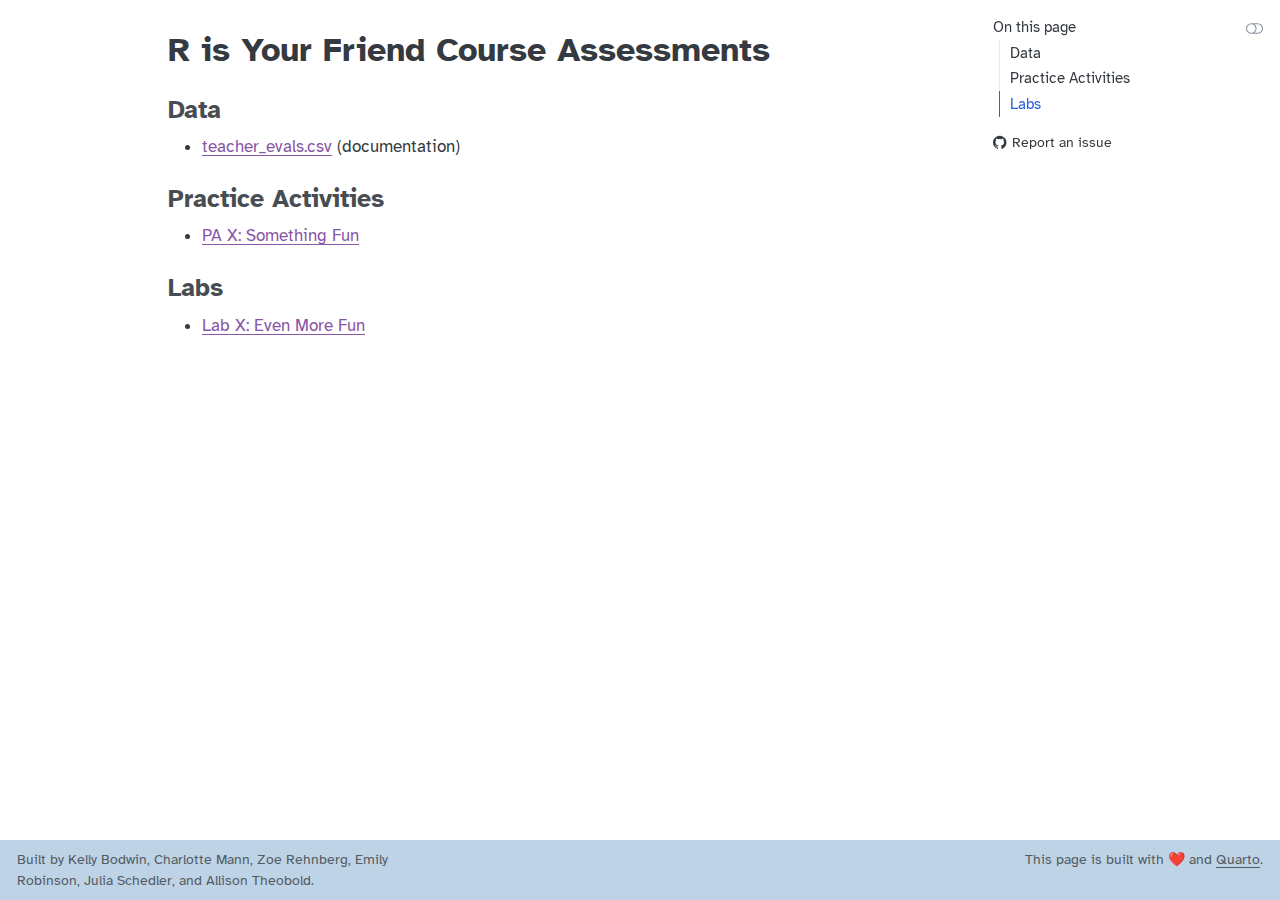
<file: docs/index.html>
<!DOCTYPE html>
<html xmlns="http://www.w3.org/1999/xhtml" lang="en" xml:lang="en"><head>

<meta charset="utf-8">
<meta name="generator" content="quarto-1.6.40">

<meta name="viewport" content="width=device-width, initial-scale=1.0, user-scalable=yes">


<title>R is Your Friend Course Assessments – R is Your Friend</title>
<style>
code{white-space: pre-wrap;}
span.smallcaps{font-variant: small-caps;}
div.columns{display: flex; gap: min(4vw, 1.5em);}
div.column{flex: auto; overflow-x: auto;}
div.hanging-indent{margin-left: 1.5em; text-indent: -1.5em;}
ul.task-list{list-style: none;}
ul.task-list li input[type="checkbox"] {
  width: 0.8em;
  margin: 0 0.8em 0.2em -1em; /* quarto-specific, see https://github.com/quarto-dev/quarto-cli/issues/4556 */ 
  vertical-align: middle;
}
</style>


<script src="site_libs/quarto-nav/quarto-nav.js"></script>
<script src="site_libs/clipboard/clipboard.min.js"></script>
<script src="site_libs/quarto-search/autocomplete.umd.js"></script>
<script src="site_libs/quarto-search/fuse.min.js"></script>
<script src="site_libs/quarto-search/quarto-search.js"></script>
<meta name="quarto:offset" content="./">
<script src="site_libs/quarto-html/quarto.js"></script>
<script src="site_libs/quarto-html/popper.min.js"></script>
<script src="site_libs/quarto-html/tippy.umd.min.js"></script>
<script src="site_libs/quarto-html/anchor.min.js"></script>
<link href="site_libs/quarto-html/tippy.css" rel="stylesheet">
<link href="site_libs/quarto-html/quarto-syntax-highlighting-549806ee2085284f45b00abea8c6df48.css" rel="stylesheet" class="quarto-color-scheme" id="quarto-text-highlighting-styles">
<link href="site_libs/quarto-html/quarto-syntax-highlighting-dark-8ea72dc5fed832574809a9c94082fbbb.css" rel="prefetch" class="quarto-color-scheme quarto-color-alternate" id="quarto-text-highlighting-styles">
<script src="site_libs/bootstrap/bootstrap.min.js"></script>
<link href="site_libs/bootstrap/bootstrap-icons.css" rel="stylesheet">
<link href="site_libs/bootstrap/bootstrap-d1de208b7a005b2f4b6317bd424c8711.min.css" rel="stylesheet" append-hash="true" class="quarto-color-scheme" id="quarto-bootstrap" data-mode="light">
<link href="site_libs/bootstrap/bootstrap-dark-cc722ce0d1c89e0b6618f77c7b1aca4f.min.css" rel="prefetch" append-hash="true" class="quarto-color-scheme quarto-color-alternate" id="quarto-bootstrap" data-mode="dark">
<script id="quarto-search-options" type="application/json">{
  "location": "sidebar",
  "copy-button": false,
  "collapse-after": 3,
  "panel-placement": "start",
  "type": "textbox",
  "limit": 50,
  "keyboard-shortcut": [
    "f",
    "/",
    "s"
  ],
  "show-item-context": false,
  "language": {
    "search-no-results-text": "No results",
    "search-matching-documents-text": "matching documents",
    "search-copy-link-title": "Copy link to search",
    "search-hide-matches-text": "Hide additional matches",
    "search-more-match-text": "more match in this document",
    "search-more-matches-text": "more matches in this document",
    "search-clear-button-title": "Clear",
    "search-text-placeholder": "",
    "search-detached-cancel-button-title": "Cancel",
    "search-submit-button-title": "Submit",
    "search-label": "Search"
  }
}</script>


</head>

<body>

<div id="quarto-search-results"></div>
<!-- content -->
<div id="quarto-content" class="quarto-container page-columns page-rows-contents page-layout-article">
<!-- sidebar -->
<!-- margin-sidebar -->
    <div id="quarto-margin-sidebar" class="sidebar margin-sidebar">
        <nav id="TOC" role="doc-toc" class="toc-active">
    <h2 id="toc-title">On this page</h2>
   
  <ul>
  <li><a href="#data" id="toc-data" class="nav-link active" data-scroll-target="#data">Data</a></li>
  <li><a href="#practice-activities" id="toc-practice-activities" class="nav-link" data-scroll-target="#practice-activities">Practice Activities</a></li>
  <li><a href="#labs" id="toc-labs" class="nav-link" data-scroll-target="#labs">Labs</a></li>
  </ul>
<div class="toc-actions"><ul><li><a href="https://github.com/R-is-your-friend/course-assessments/issues/new" class="toc-action"><i class="bi bi-github"></i>Report an issue</a></li></ul></div></nav>
    </div>
<!-- main -->
<main class="content" id="quarto-document-content">

<header id="title-block-header" class="quarto-title-block default">
<div class="quarto-title">
<h1 class="title">R is Your Friend Course Assessments</h1>
</div>



<div class="quarto-title-meta">

    
  
    
  </div>
  


</header>


<section id="data" class="level3">
<h3 class="anchored" data-anchor-id="data">Data</h3>
<ul>
<li><a href="data/teacher_evals.csv">teacher_evals.csv</a> (documentation)</li>
</ul>
</section>
<section id="practice-activities" class="level3">
<h3 class="anchored" data-anchor-id="practice-activities">Practice Activities</h3>
<ul>
<li><a href="./practice-activities/student-version/paX-fun.html">PA X: Something Fun</a></li>
</ul>
</section>
<section id="labs" class="level3">
<h3 class="anchored" data-anchor-id="labs">Labs</h3>
<ul>
<li><a href="./labs/student-version/labX-funfunfun.html">Lab X: Even More Fun</a></li>
</ul>


</section>

</main> <!-- /main -->
<script id="quarto-html-after-body" type="application/javascript">
window.document.addEventListener("DOMContentLoaded", function (event) {
  const toggleBodyColorMode = (bsSheetEl) => {
    const mode = bsSheetEl.getAttribute("data-mode");
    const bodyEl = window.document.querySelector("body");
    if (mode === "dark") {
      bodyEl.classList.add("quarto-dark");
      bodyEl.classList.remove("quarto-light");
    } else {
      bodyEl.classList.add("quarto-light");
      bodyEl.classList.remove("quarto-dark");
    }
  }
  const toggleBodyColorPrimary = () => {
    const bsSheetEl = window.document.querySelector("link#quarto-bootstrap");
    if (bsSheetEl) {
      toggleBodyColorMode(bsSheetEl);
    }
  }
  toggleBodyColorPrimary();  
  const disableStylesheet = (stylesheets) => {
    for (let i=0; i < stylesheets.length; i++) {
      const stylesheet = stylesheets[i];
      stylesheet.rel = 'prefetch';
    }
  }
  const enableStylesheet = (stylesheets) => {
    for (let i=0; i < stylesheets.length; i++) {
      const stylesheet = stylesheets[i];
      stylesheet.rel = 'stylesheet';
    }
  }
  const manageTransitions = (selector, allowTransitions) => {
    const els = window.document.querySelectorAll(selector);
    for (let i=0; i < els.length; i++) {
      const el = els[i];
      if (allowTransitions) {
        el.classList.remove('notransition');
      } else {
        el.classList.add('notransition');
      }
    }
  }
  const toggleGiscusIfUsed = (isAlternate, darkModeDefault) => {
    const baseTheme = document.querySelector('#giscus-base-theme')?.value ?? 'light';
    const alternateTheme = document.querySelector('#giscus-alt-theme')?.value ?? 'dark';
    let newTheme = '';
    if(darkModeDefault) {
      newTheme = isAlternate ? baseTheme : alternateTheme;
    } else {
      newTheme = isAlternate ? alternateTheme : baseTheme;
    }
    const changeGiscusTheme = () => {
      // From: https://github.com/giscus/giscus/issues/336
      const sendMessage = (message) => {
        const iframe = document.querySelector('iframe.giscus-frame');
        if (!iframe) return;
        iframe.contentWindow.postMessage({ giscus: message }, 'https://giscus.app');
      }
      sendMessage({
        setConfig: {
          theme: newTheme
        }
      });
    }
    const isGiscussLoaded = window.document.querySelector('iframe.giscus-frame') !== null;
    if (isGiscussLoaded) {
      changeGiscusTheme();
    }
  }
  const toggleColorMode = (alternate) => {
    // Switch the stylesheets
    const alternateStylesheets = window.document.querySelectorAll('link.quarto-color-scheme.quarto-color-alternate');
    manageTransitions('#quarto-margin-sidebar .nav-link', false);
    if (alternate) {
      enableStylesheet(alternateStylesheets);
      for (const sheetNode of alternateStylesheets) {
        if (sheetNode.id === "quarto-bootstrap") {
          toggleBodyColorMode(sheetNode);
        }
      }
    } else {
      disableStylesheet(alternateStylesheets);
      toggleBodyColorPrimary();
    }
    manageTransitions('#quarto-margin-sidebar .nav-link', true);
    // Switch the toggles
    const toggles = window.document.querySelectorAll('.quarto-color-scheme-toggle');
    for (let i=0; i < toggles.length; i++) {
      const toggle = toggles[i];
      if (toggle) {
        if (alternate) {
          toggle.classList.add("alternate");     
        } else {
          toggle.classList.remove("alternate");
        }
      }
    }
    // Hack to workaround the fact that safari doesn't
    // properly recolor the scrollbar when toggling (#1455)
    if (navigator.userAgent.indexOf('Safari') > 0 && navigator.userAgent.indexOf('Chrome') == -1) {
      manageTransitions("body", false);
      window.scrollTo(0, 1);
      setTimeout(() => {
        window.scrollTo(0, 0);
        manageTransitions("body", true);
      }, 40);  
    }
  }
  const isFileUrl = () => { 
    return window.location.protocol === 'file:';
  }
  const hasAlternateSentinel = () => {  
    let styleSentinel = getColorSchemeSentinel();
    if (styleSentinel !== null) {
      return styleSentinel === "alternate";
    } else {
      return false;
    }
  }
  const setStyleSentinel = (alternate) => {
    const value = alternate ? "alternate" : "default";
    if (!isFileUrl()) {
      window.localStorage.setItem("quarto-color-scheme", value);
    } else {
      localAlternateSentinel = value;
    }
  }
  const getColorSchemeSentinel = () => {
    if (!isFileUrl()) {
      const storageValue = window.localStorage.getItem("quarto-color-scheme");
      return storageValue != null ? storageValue : localAlternateSentinel;
    } else {
      return localAlternateSentinel;
    }
  }
  const darkModeDefault = false;
  let localAlternateSentinel = darkModeDefault ? 'alternate' : 'default';
  // Dark / light mode switch
  window.quartoToggleColorScheme = () => {
    // Read the current dark / light value 
    let toAlternate = !hasAlternateSentinel();
    toggleColorMode(toAlternate);
    setStyleSentinel(toAlternate);
    toggleGiscusIfUsed(toAlternate, darkModeDefault);
  };
  // Ensure there is a toggle, if there isn't float one in the top right
  if (window.document.querySelector('.quarto-color-scheme-toggle') === null) {
    const a = window.document.createElement('a');
    a.classList.add('top-right');
    a.classList.add('quarto-color-scheme-toggle');
    a.href = "";
    a.onclick = function() { try { window.quartoToggleColorScheme(); } catch {} return false; };
    const i = window.document.createElement("i");
    i.classList.add('bi');
    a.appendChild(i);
    window.document.body.appendChild(a);
  }
  // Switch to dark mode if need be
  if (hasAlternateSentinel()) {
    toggleColorMode(true);
  } else {
    toggleColorMode(false);
  }
  const icon = "";
  const anchorJS = new window.AnchorJS();
  anchorJS.options = {
    placement: 'right',
    icon: icon
  };
  anchorJS.add('.anchored');
  const isCodeAnnotation = (el) => {
    for (const clz of el.classList) {
      if (clz.startsWith('code-annotation-')) {                     
        return true;
      }
    }
    return false;
  }
  const onCopySuccess = function(e) {
    // button target
    const button = e.trigger;
    // don't keep focus
    button.blur();
    // flash "checked"
    button.classList.add('code-copy-button-checked');
    var currentTitle = button.getAttribute("title");
    button.setAttribute("title", "Copied!");
    let tooltip;
    if (window.bootstrap) {
      button.setAttribute("data-bs-toggle", "tooltip");
      button.setAttribute("data-bs-placement", "left");
      button.setAttribute("data-bs-title", "Copied!");
      tooltip = new bootstrap.Tooltip(button, 
        { trigger: "manual", 
          customClass: "code-copy-button-tooltip",
          offset: [0, -8]});
      tooltip.show();    
    }
    setTimeout(function() {
      if (tooltip) {
        tooltip.hide();
        button.removeAttribute("data-bs-title");
        button.removeAttribute("data-bs-toggle");
        button.removeAttribute("data-bs-placement");
      }
      button.setAttribute("title", currentTitle);
      button.classList.remove('code-copy-button-checked');
    }, 1000);
    // clear code selection
    e.clearSelection();
  }
  const getTextToCopy = function(trigger) {
      const codeEl = trigger.previousElementSibling.cloneNode(true);
      for (const childEl of codeEl.children) {
        if (isCodeAnnotation(childEl)) {
          childEl.remove();
        }
      }
      return codeEl.innerText;
  }
  const clipboard = new window.ClipboardJS('.code-copy-button:not([data-in-quarto-modal])', {
    text: getTextToCopy
  });
  clipboard.on('success', onCopySuccess);
  if (window.document.getElementById('quarto-embedded-source-code-modal')) {
    const clipboardModal = new window.ClipboardJS('.code-copy-button[data-in-quarto-modal]', {
      text: getTextToCopy,
      container: window.document.getElementById('quarto-embedded-source-code-modal')
    });
    clipboardModal.on('success', onCopySuccess);
  }
    var localhostRegex = new RegExp(/^(?:http|https):\/\/localhost\:?[0-9]*\//);
    var mailtoRegex = new RegExp(/^mailto:/);
      var filterRegex = new RegExp("https:\/\/R-is-your-friend\.github\.io\/course-assessments");
    var isInternal = (href) => {
        return filterRegex.test(href) || localhostRegex.test(href) || mailtoRegex.test(href);
    }
    // Inspect non-navigation links and adorn them if external
 	var links = window.document.querySelectorAll('a[href]:not(.nav-link):not(.navbar-brand):not(.toc-action):not(.sidebar-link):not(.sidebar-item-toggle):not(.pagination-link):not(.no-external):not([aria-hidden]):not(.dropdown-item):not(.quarto-navigation-tool):not(.about-link)');
    for (var i=0; i<links.length; i++) {
      const link = links[i];
      if (!isInternal(link.href)) {
        // undo the damage that might have been done by quarto-nav.js in the case of
        // links that we want to consider external
        if (link.dataset.originalHref !== undefined) {
          link.href = link.dataset.originalHref;
        }
      }
    }
  function tippyHover(el, contentFn, onTriggerFn, onUntriggerFn) {
    const config = {
      allowHTML: true,
      maxWidth: 500,
      delay: 100,
      arrow: false,
      appendTo: function(el) {
          return el.parentElement;
      },
      interactive: true,
      interactiveBorder: 10,
      theme: 'quarto',
      placement: 'bottom-start',
    };
    if (contentFn) {
      config.content = contentFn;
    }
    if (onTriggerFn) {
      config.onTrigger = onTriggerFn;
    }
    if (onUntriggerFn) {
      config.onUntrigger = onUntriggerFn;
    }
    window.tippy(el, config); 
  }
  const noterefs = window.document.querySelectorAll('a[role="doc-noteref"]');
  for (var i=0; i<noterefs.length; i++) {
    const ref = noterefs[i];
    tippyHover(ref, function() {
      // use id or data attribute instead here
      let href = ref.getAttribute('data-footnote-href') || ref.getAttribute('href');
      try { href = new URL(href).hash; } catch {}
      const id = href.replace(/^#\/?/, "");
      const note = window.document.getElementById(id);
      if (note) {
        return note.innerHTML;
      } else {
        return "";
      }
    });
  }
  const xrefs = window.document.querySelectorAll('a.quarto-xref');
  const processXRef = (id, note) => {
    // Strip column container classes
    const stripColumnClz = (el) => {
      el.classList.remove("page-full", "page-columns");
      if (el.children) {
        for (const child of el.children) {
          stripColumnClz(child);
        }
      }
    }
    stripColumnClz(note)
    if (id === null || id.startsWith('sec-')) {
      // Special case sections, only their first couple elements
      const container = document.createElement("div");
      if (note.children && note.children.length > 2) {
        container.appendChild(note.children[0].cloneNode(true));
        for (let i = 1; i < note.children.length; i++) {
          const child = note.children[i];
          if (child.tagName === "P" && child.innerText === "") {
            continue;
          } else {
            container.appendChild(child.cloneNode(true));
            break;
          }
        }
        if (window.Quarto?.typesetMath) {
          window.Quarto.typesetMath(container);
        }
        return container.innerHTML
      } else {
        if (window.Quarto?.typesetMath) {
          window.Quarto.typesetMath(note);
        }
        return note.innerHTML;
      }
    } else {
      // Remove any anchor links if they are present
      const anchorLink = note.querySelector('a.anchorjs-link');
      if (anchorLink) {
        anchorLink.remove();
      }
      if (window.Quarto?.typesetMath) {
        window.Quarto.typesetMath(note);
      }
      if (note.classList.contains("callout")) {
        return note.outerHTML;
      } else {
        return note.innerHTML;
      }
    }
  }
  for (var i=0; i<xrefs.length; i++) {
    const xref = xrefs[i];
    tippyHover(xref, undefined, function(instance) {
      instance.disable();
      let url = xref.getAttribute('href');
      let hash = undefined; 
      if (url.startsWith('#')) {
        hash = url;
      } else {
        try { hash = new URL(url).hash; } catch {}
      }
      if (hash) {
        const id = hash.replace(/^#\/?/, "");
        const note = window.document.getElementById(id);
        if (note !== null) {
          try {
            const html = processXRef(id, note.cloneNode(true));
            instance.setContent(html);
          } finally {
            instance.enable();
            instance.show();
          }
        } else {
          // See if we can fetch this
          fetch(url.split('#')[0])
          .then(res => res.text())
          .then(html => {
            const parser = new DOMParser();
            const htmlDoc = parser.parseFromString(html, "text/html");
            const note = htmlDoc.getElementById(id);
            if (note !== null) {
              const html = processXRef(id, note);
              instance.setContent(html);
            } 
          }).finally(() => {
            instance.enable();
            instance.show();
          });
        }
      } else {
        // See if we can fetch a full url (with no hash to target)
        // This is a special case and we should probably do some content thinning / targeting
        fetch(url)
        .then(res => res.text())
        .then(html => {
          const parser = new DOMParser();
          const htmlDoc = parser.parseFromString(html, "text/html");
          const note = htmlDoc.querySelector('main.content');
          if (note !== null) {
            // This should only happen for chapter cross references
            // (since there is no id in the URL)
            // remove the first header
            if (note.children.length > 0 && note.children[0].tagName === "HEADER") {
              note.children[0].remove();
            }
            const html = processXRef(null, note);
            instance.setContent(html);
          } 
        }).finally(() => {
          instance.enable();
          instance.show();
        });
      }
    }, function(instance) {
    });
  }
      let selectedAnnoteEl;
      const selectorForAnnotation = ( cell, annotation) => {
        let cellAttr = 'data-code-cell="' + cell + '"';
        let lineAttr = 'data-code-annotation="' +  annotation + '"';
        const selector = 'span[' + cellAttr + '][' + lineAttr + ']';
        return selector;
      }
      const selectCodeLines = (annoteEl) => {
        const doc = window.document;
        const targetCell = annoteEl.getAttribute("data-target-cell");
        const targetAnnotation = annoteEl.getAttribute("data-target-annotation");
        const annoteSpan = window.document.querySelector(selectorForAnnotation(targetCell, targetAnnotation));
        const lines = annoteSpan.getAttribute("data-code-lines").split(",");
        const lineIds = lines.map((line) => {
          return targetCell + "-" + line;
        })
        let top = null;
        let height = null;
        let parent = null;
        if (lineIds.length > 0) {
            //compute the position of the single el (top and bottom and make a div)
            const el = window.document.getElementById(lineIds[0]);
            top = el.offsetTop;
            height = el.offsetHeight;
            parent = el.parentElement.parentElement;
          if (lineIds.length > 1) {
            const lastEl = window.document.getElementById(lineIds[lineIds.length - 1]);
            const bottom = lastEl.offsetTop + lastEl.offsetHeight;
            height = bottom - top;
          }
          if (top !== null && height !== null && parent !== null) {
            // cook up a div (if necessary) and position it 
            let div = window.document.getElementById("code-annotation-line-highlight");
            if (div === null) {
              div = window.document.createElement("div");
              div.setAttribute("id", "code-annotation-line-highlight");
              div.style.position = 'absolute';
              parent.appendChild(div);
            }
            div.style.top = top - 2 + "px";
            div.style.height = height + 4 + "px";
            div.style.left = 0;
            let gutterDiv = window.document.getElementById("code-annotation-line-highlight-gutter");
            if (gutterDiv === null) {
              gutterDiv = window.document.createElement("div");
              gutterDiv.setAttribute("id", "code-annotation-line-highlight-gutter");
              gutterDiv.style.position = 'absolute';
              const codeCell = window.document.getElementById(targetCell);
              const gutter = codeCell.querySelector('.code-annotation-gutter');
              gutter.appendChild(gutterDiv);
            }
            gutterDiv.style.top = top - 2 + "px";
            gutterDiv.style.height = height + 4 + "px";
          }
          selectedAnnoteEl = annoteEl;
        }
      };
      const unselectCodeLines = () => {
        const elementsIds = ["code-annotation-line-highlight", "code-annotation-line-highlight-gutter"];
        elementsIds.forEach((elId) => {
          const div = window.document.getElementById(elId);
          if (div) {
            div.remove();
          }
        });
        selectedAnnoteEl = undefined;
      };
        // Handle positioning of the toggle
    window.addEventListener(
      "resize",
      throttle(() => {
        elRect = undefined;
        if (selectedAnnoteEl) {
          selectCodeLines(selectedAnnoteEl);
        }
      }, 10)
    );
    function throttle(fn, ms) {
    let throttle = false;
    let timer;
      return (...args) => {
        if(!throttle) { // first call gets through
            fn.apply(this, args);
            throttle = true;
        } else { // all the others get throttled
            if(timer) clearTimeout(timer); // cancel #2
            timer = setTimeout(() => {
              fn.apply(this, args);
              timer = throttle = false;
            }, ms);
        }
      };
    }
      // Attach click handler to the DT
      const annoteDls = window.document.querySelectorAll('dt[data-target-cell]');
      for (const annoteDlNode of annoteDls) {
        annoteDlNode.addEventListener('click', (event) => {
          const clickedEl = event.target;
          if (clickedEl !== selectedAnnoteEl) {
            unselectCodeLines();
            const activeEl = window.document.querySelector('dt[data-target-cell].code-annotation-active');
            if (activeEl) {
              activeEl.classList.remove('code-annotation-active');
            }
            selectCodeLines(clickedEl);
            clickedEl.classList.add('code-annotation-active');
          } else {
            // Unselect the line
            unselectCodeLines();
            clickedEl.classList.remove('code-annotation-active');
          }
        });
      }
  const findCites = (el) => {
    const parentEl = el.parentElement;
    if (parentEl) {
      const cites = parentEl.dataset.cites;
      if (cites) {
        return {
          el,
          cites: cites.split(' ')
        };
      } else {
        return findCites(el.parentElement)
      }
    } else {
      return undefined;
    }
  };
  var bibliorefs = window.document.querySelectorAll('a[role="doc-biblioref"]');
  for (var i=0; i<bibliorefs.length; i++) {
    const ref = bibliorefs[i];
    const citeInfo = findCites(ref);
    if (citeInfo) {
      tippyHover(citeInfo.el, function() {
        var popup = window.document.createElement('div');
        citeInfo.cites.forEach(function(cite) {
          var citeDiv = window.document.createElement('div');
          citeDiv.classList.add('hanging-indent');
          citeDiv.classList.add('csl-entry');
          var biblioDiv = window.document.getElementById('ref-' + cite);
          if (biblioDiv) {
            citeDiv.innerHTML = biblioDiv.innerHTML;
          }
          popup.appendChild(citeDiv);
        });
        return popup.innerHTML;
      });
    }
  }
});
</script>
</div> <!-- /content -->
<footer class="footer">
  <div class="nav-footer">
    <div class="nav-footer-left">
<p>Built by Kelly Bodwin, Charlotte Mann, Zoe Rehnberg, Emily Robinson, Julia Schedler, and Allison Theobold.</p>
</div>   
    <div class="nav-footer-center">
      &nbsp;
    <div class="toc-actions d-sm-block d-md-none"><ul><li><a href="https://github.com/R-is-your-friend/course-assessments/issues/new" class="toc-action"><i class="bi bi-github"></i>Report an issue</a></li></ul></div></div>
    <div class="nav-footer-right">
<p>This page is built with ❤️️ and <a href="https://quarto.org/">Quarto</a>.</p>
</div>
  </div>
</footer>




</body></html>
</file>
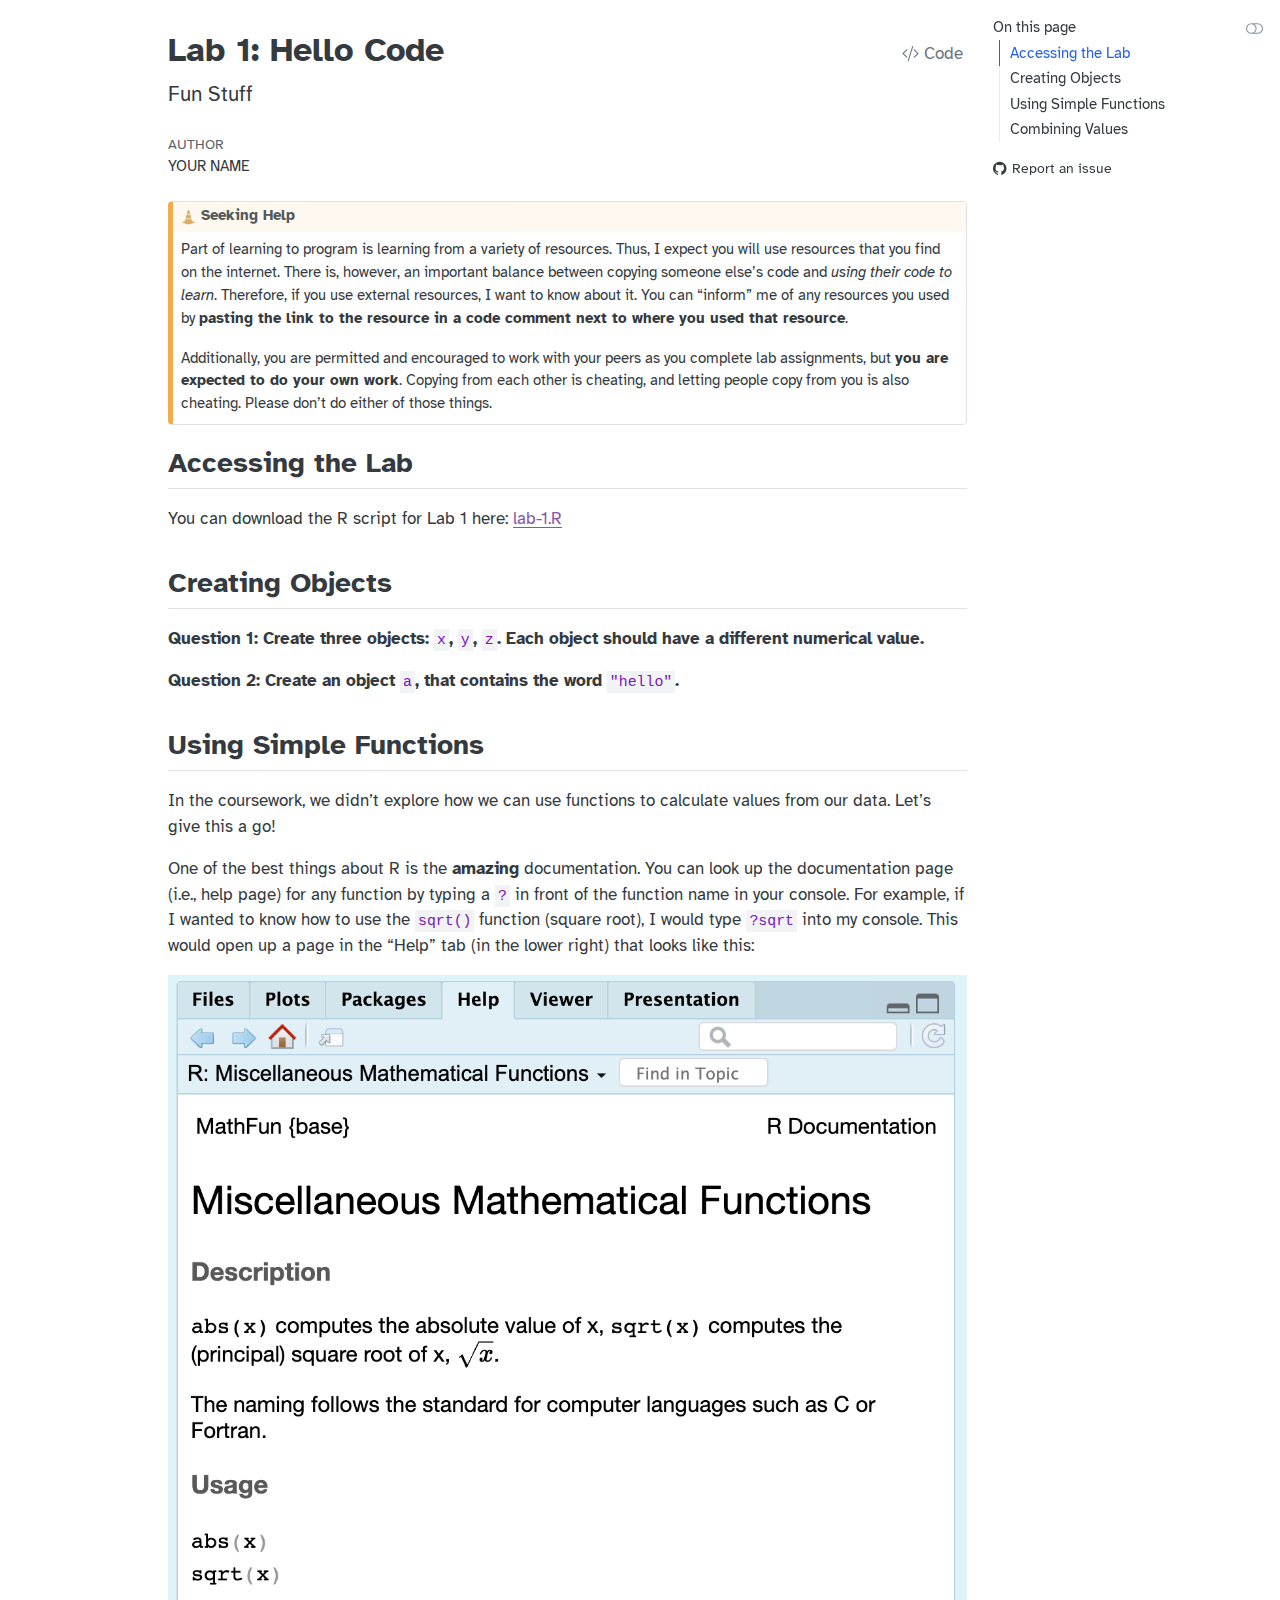
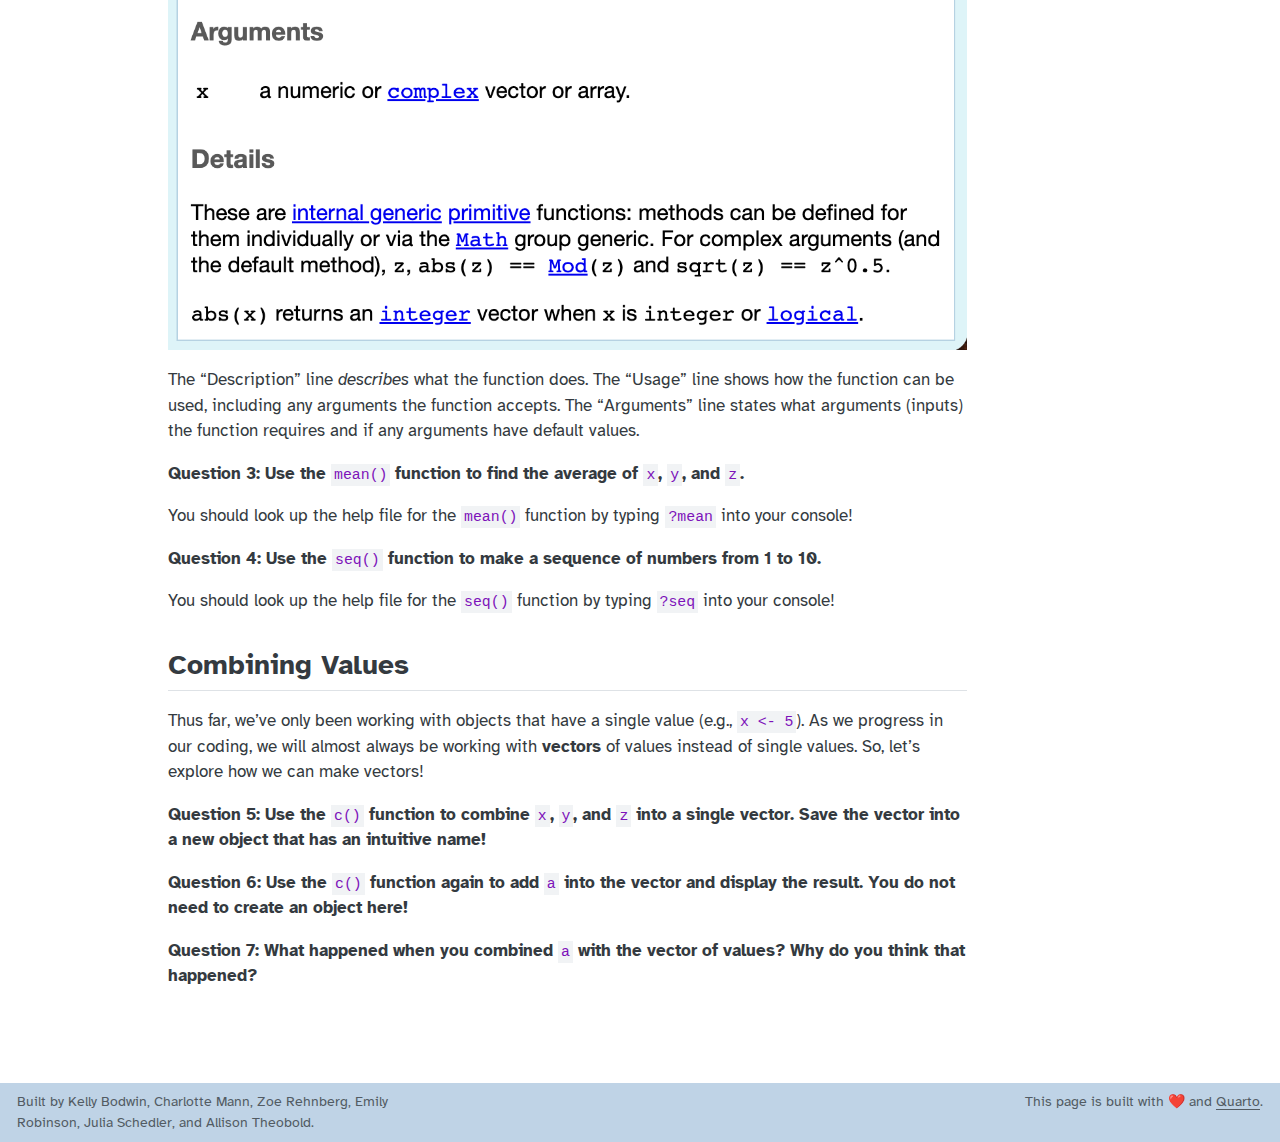
<file: docs/labs/main-version/lab1-hello-code.html>
<!DOCTYPE html>
<html xmlns="http://www.w3.org/1999/xhtml" lang="en" xml:lang="en"><head>

<meta charset="utf-8">
<meta name="generator" content="quarto-1.8.26">

<meta name="viewport" content="width=device-width, initial-scale=1.0, user-scalable=yes">

<meta name="author" content="YOUR NAME">

<title>Lab 1: Hello Code – R is Your Friend</title>
<style>
code{white-space: pre-wrap;}
span.smallcaps{font-variant: small-caps;}
div.columns{display: flex; gap: min(4vw, 1.5em);}
div.column{flex: auto; overflow-x: auto;}
div.hanging-indent{margin-left: 1.5em; text-indent: -1.5em;}
ul.task-list{list-style: none;}
ul.task-list li input[type="checkbox"] {
  width: 0.8em;
  margin: 0 0.8em 0.2em -1em; /* quarto-specific, see https://github.com/quarto-dev/quarto-cli/issues/4556 */ 
  vertical-align: middle;
}
/* CSS for syntax highlighting */
html { -webkit-text-size-adjust: 100%; }
pre > code.sourceCode { white-space: pre; position: relative; }
pre > code.sourceCode > span { display: inline-block; line-height: 1.25; }
pre > code.sourceCode > span:empty { height: 1.2em; }
.sourceCode { overflow: visible; }
code.sourceCode > span { color: inherit; text-decoration: inherit; }
div.sourceCode { margin: 1em 0; }
pre.sourceCode { margin: 0; }
@media screen {
div.sourceCode { overflow: auto; }
}
@media print {
pre > code.sourceCode { white-space: pre-wrap; }
pre > code.sourceCode > span { text-indent: -5em; padding-left: 5em; }
}
pre.numberSource code
  { counter-reset: source-line 0; }
pre.numberSource code > span
  { position: relative; left: -4em; counter-increment: source-line; }
pre.numberSource code > span > a:first-child::before
  { content: counter(source-line);
    position: relative; left: -1em; text-align: right; vertical-align: baseline;
    border: none; display: inline-block;
    -webkit-touch-callout: none; -webkit-user-select: none;
    -khtml-user-select: none; -moz-user-select: none;
    -ms-user-select: none; user-select: none;
    padding: 0 4px; width: 4em;
  }
pre.numberSource { margin-left: 3em;  padding-left: 4px; }
div.sourceCode
  {   }
@media screen {
pre > code.sourceCode > span > a:first-child::before { text-decoration: underline; }
}
</style>


<script src="../../site_libs/quarto-nav/quarto-nav.js"></script>
<script src="../../site_libs/clipboard/clipboard.min.js"></script>
<script src="../../site_libs/quarto-search/autocomplete.umd.js"></script>
<script src="../../site_libs/quarto-search/fuse.min.js"></script>
<script src="../../site_libs/quarto-search/quarto-search.js"></script>
<meta name="quarto:offset" content="../../">
<script src="../../site_libs/quarto-html/quarto.js" type="module"></script>
<script src="../../site_libs/quarto-html/tabsets/tabsets.js" type="module"></script>
<script src="../../site_libs/quarto-html/axe/axe-check.js" type="module"></script>
<script src="../../site_libs/quarto-html/popper.min.js"></script>
<script src="../../site_libs/quarto-html/tippy.umd.min.js"></script>
<script src="../../site_libs/quarto-html/anchor.min.js"></script>
<link href="../../site_libs/quarto-html/tippy.css" rel="stylesheet">
<link href="../../site_libs/quarto-html/quarto-syntax-highlighting-587c61ba64f3a5504c4d52d930310e48.css" rel="stylesheet" class="quarto-color-scheme" id="quarto-text-highlighting-styles">
<link href="../../site_libs/quarto-html/quarto-syntax-highlighting-dark-b758ccaa5987ceb1b75504551e579abf.css" rel="stylesheet" class="quarto-color-scheme quarto-color-alternate" id="quarto-text-highlighting-styles">
<link href="../../site_libs/quarto-html/quarto-syntax-highlighting-587c61ba64f3a5504c4d52d930310e48.css" rel="stylesheet" class="quarto-color-scheme-extra" id="quarto-text-highlighting-styles">
<script src="../../site_libs/bootstrap/bootstrap.min.js"></script>
<link href="../../site_libs/bootstrap/bootstrap-icons.css" rel="stylesheet">
<link href="../../site_libs/bootstrap/bootstrap-fad26494ecb6ad66f4afbfbf12486cc1.min.css" rel="stylesheet" append-hash="true" class="quarto-color-scheme" id="quarto-bootstrap" data-mode="light">
<link href="../../site_libs/bootstrap/bootstrap-dark-7b47a951b730fa877cbee758ae846ea5.min.css" rel="stylesheet" append-hash="true" class="quarto-color-scheme quarto-color-alternate" id="quarto-bootstrap" data-mode="dark">
<link href="../../site_libs/bootstrap/bootstrap-fad26494ecb6ad66f4afbfbf12486cc1.min.css" rel="stylesheet" append-hash="true" class="quarto-color-scheme-extra" id="quarto-bootstrap" data-mode="light">
<script id="quarto-search-options" type="application/json">{
  "location": "sidebar",
  "copy-button": false,
  "collapse-after": 3,
  "panel-placement": "start",
  "type": "textbox",
  "limit": 50,
  "keyboard-shortcut": [
    "f",
    "/",
    "s"
  ],
  "show-item-context": false,
  "language": {
    "search-no-results-text": "No results",
    "search-matching-documents-text": "matching documents",
    "search-copy-link-title": "Copy link to search",
    "search-hide-matches-text": "Hide additional matches",
    "search-more-match-text": "more match in this document",
    "search-more-matches-text": "more matches in this document",
    "search-clear-button-title": "Clear",
    "search-text-placeholder": "",
    "search-detached-cancel-button-title": "Cancel",
    "search-submit-button-title": "Submit",
    "search-label": "Search"
  }
}</script>


</head>

<body class="quarto-light"><script id="quarto-html-before-body" type="application/javascript">
    const toggleBodyColorMode = (bsSheetEl) => {
      const mode = bsSheetEl.getAttribute("data-mode");
      const bodyEl = window.document.querySelector("body");
      if (mode === "dark") {
        bodyEl.classList.add("quarto-dark");
        bodyEl.classList.remove("quarto-light");
      } else {
        bodyEl.classList.add("quarto-light");
        bodyEl.classList.remove("quarto-dark");
      }
    }
    const toggleBodyColorPrimary = () => {
      const bsSheetEl = window.document.querySelector("link#quarto-bootstrap:not([rel=disabled-stylesheet])");
      if (bsSheetEl) {
        toggleBodyColorMode(bsSheetEl);
      }
    }
    const setColorSchemeToggle = (alternate) => {
      const toggles = window.document.querySelectorAll('.quarto-color-scheme-toggle');
      for (let i=0; i < toggles.length; i++) {
        const toggle = toggles[i];
        if (toggle) {
          if (alternate) {
            toggle.classList.add("alternate");
          } else {
            toggle.classList.remove("alternate");
          }
        }
      }
    };
    const toggleColorMode = (alternate) => {
      // Switch the stylesheets
      const primaryStylesheets = window.document.querySelectorAll('link.quarto-color-scheme:not(.quarto-color-alternate)');
      const alternateStylesheets = window.document.querySelectorAll('link.quarto-color-scheme.quarto-color-alternate');
      manageTransitions('#quarto-margin-sidebar .nav-link', false);
      if (alternate) {
        // note: dark is layered on light, we don't disable primary!
        enableStylesheet(alternateStylesheets);
        for (const sheetNode of alternateStylesheets) {
          if (sheetNode.id === "quarto-bootstrap") {
            toggleBodyColorMode(sheetNode);
          }
        }
      } else {
        disableStylesheet(alternateStylesheets);
        enableStylesheet(primaryStylesheets)
        toggleBodyColorPrimary();
      }
      manageTransitions('#quarto-margin-sidebar .nav-link', true);
      // Switch the toggles
      setColorSchemeToggle(alternate)
      // Hack to workaround the fact that safari doesn't
      // properly recolor the scrollbar when toggling (#1455)
      if (navigator.userAgent.indexOf('Safari') > 0 && navigator.userAgent.indexOf('Chrome') == -1) {
        manageTransitions("body", false);
        window.scrollTo(0, 1);
        setTimeout(() => {
          window.scrollTo(0, 0);
          manageTransitions("body", true);
        }, 40);
      }
    }
    const disableStylesheet = (stylesheets) => {
      for (let i=0; i < stylesheets.length; i++) {
        const stylesheet = stylesheets[i];
        stylesheet.rel = 'disabled-stylesheet';
      }
    }
    const enableStylesheet = (stylesheets) => {
      for (let i=0; i < stylesheets.length; i++) {
        const stylesheet = stylesheets[i];
        if(stylesheet.rel !== 'stylesheet') { // for Chrome, which will still FOUC without this check
          stylesheet.rel = 'stylesheet';
        }
      }
    }
    const manageTransitions = (selector, allowTransitions) => {
      const els = window.document.querySelectorAll(selector);
      for (let i=0; i < els.length; i++) {
        const el = els[i];
        if (allowTransitions) {
          el.classList.remove('notransition');
        } else {
          el.classList.add('notransition');
        }
      }
    }
    const isFileUrl = () => {
      return window.location.protocol === 'file:';
    }
    const hasAlternateSentinel = () => {
      let styleSentinel = getColorSchemeSentinel();
      if (styleSentinel !== null) {
        return styleSentinel === "alternate";
      } else {
        return false;
      }
    }
    const setStyleSentinel = (alternate) => {
      const value = alternate ? "alternate" : "default";
      if (!isFileUrl()) {
        window.localStorage.setItem("quarto-color-scheme", value);
      } else {
        localAlternateSentinel = value;
      }
    }
    const getColorSchemeSentinel = () => {
      if (!isFileUrl()) {
        const storageValue = window.localStorage.getItem("quarto-color-scheme");
        return storageValue != null ? storageValue : localAlternateSentinel;
      } else {
        return localAlternateSentinel;
      }
    }
    const toggleGiscusIfUsed = (isAlternate, darkModeDefault) => {
      const baseTheme = document.querySelector('#giscus-base-theme')?.value ?? 'light';
      const alternateTheme = document.querySelector('#giscus-alt-theme')?.value ?? 'dark';
      let newTheme = '';
      if(authorPrefersDark) {
        newTheme = isAlternate ? baseTheme : alternateTheme;
      } else {
        newTheme = isAlternate ? alternateTheme : baseTheme;
      }
      const changeGiscusTheme = () => {
        // From: https://github.com/giscus/giscus/issues/336
        const sendMessage = (message) => {
          const iframe = document.querySelector('iframe.giscus-frame');
          if (!iframe) return;
          iframe.contentWindow.postMessage({ giscus: message }, 'https://giscus.app');
        }
        sendMessage({
          setConfig: {
            theme: newTheme
          }
        });
      }
      const isGiscussLoaded = window.document.querySelector('iframe.giscus-frame') !== null;
      if (isGiscussLoaded) {
        changeGiscusTheme();
      }
    };
    const authorPrefersDark = false;
    const darkModeDefault = authorPrefersDark;
      document.querySelector('link#quarto-text-highlighting-styles.quarto-color-scheme-extra').rel = 'disabled-stylesheet';
      document.querySelector('link#quarto-bootstrap.quarto-color-scheme-extra').rel = 'disabled-stylesheet';
    let localAlternateSentinel = darkModeDefault ? 'alternate' : 'default';
    // Dark / light mode switch
    window.quartoToggleColorScheme = () => {
      // Read the current dark / light value
      let toAlternate = !hasAlternateSentinel();
      toggleColorMode(toAlternate);
      setStyleSentinel(toAlternate);
      toggleGiscusIfUsed(toAlternate, darkModeDefault);
      window.dispatchEvent(new Event('resize'));
    };
    // Switch to dark mode if need be
    if (hasAlternateSentinel()) {
      toggleColorMode(true);
    } else {
      toggleColorMode(false);
    }
  </script>

<div id="quarto-search-results"></div>
<!-- content -->
<div id="quarto-content" class="quarto-container page-columns page-rows-contents page-layout-article">
<!-- sidebar -->
<!-- margin-sidebar -->
    <div id="quarto-margin-sidebar" class="sidebar margin-sidebar">
        <nav id="TOC" role="doc-toc" class="toc-active">
    <h2 id="toc-title">On this page</h2>
   
  <ul>
  <li><a href="#accessing-the-lab" id="toc-accessing-the-lab" class="nav-link active" data-scroll-target="#accessing-the-lab">Accessing the Lab</a></li>
  <li><a href="#creating-objects" id="toc-creating-objects" class="nav-link" data-scroll-target="#creating-objects">Creating Objects</a></li>
  <li><a href="#using-simple-functions" id="toc-using-simple-functions" class="nav-link" data-scroll-target="#using-simple-functions">Using Simple Functions</a></li>
  <li><a href="#combining-values" id="toc-combining-values" class="nav-link" data-scroll-target="#combining-values">Combining Values</a></li>
  </ul>
<div class="toc-actions"><ul><li><a href="https://github.com/R-is-your-friend/course-assessments/issues/new" class="toc-action"><i class="bi bi-github"></i>Report an issue</a></li></ul></div></nav>
    </div>
<!-- main -->
<main class="content" id="quarto-document-content">


<header id="title-block-header" class="quarto-title-block default">
<div class="quarto-title">
<div class="quarto-title-block"><div><h1 class="title">Lab 1: Hello Code</h1><button type="button" class="btn code-tools-button" id="quarto-code-tools-source"><i class="bi"></i> Code</button></div></div>
<p class="subtitle lead">Fun Stuff</p>
</div>



<div class="quarto-title-meta">

    <div>
    <div class="quarto-title-meta-heading">Author</div>
    <div class="quarto-title-meta-contents">
             <p>YOUR NAME </p>
          </div>
  </div>
    
  
    
  </div>
  


</header>


<div class="callout callout-style-default callout-caution callout-titled">
<div class="callout-header d-flex align-content-center">
<div class="callout-icon-container">
<i class="callout-icon"></i>
</div>
<div class="callout-title-container flex-fill">
<span class="screen-reader-only">Caution</span>Seeking Help
</div>
</div>
<div class="callout-body-container callout-body">
<p>Part of learning to program is learning from a variety of resources. Thus, I expect you will use resources that you find on the internet. There is, however, an important balance between copying someone else’s code and <em>using their code to learn</em>. Therefore, if you use external resources, I want to know about it. You can “inform” me of any resources you used by <strong>pasting the link to the resource in a code comment next to where you used that resource</strong>.</p>
<p>Additionally, you are permitted and encouraged to work with your peers as you complete lab assignments, but <strong>you are expected to do your own work</strong>. Copying from each other is cheating, and letting people copy from you is also cheating. Please don’t do either of those things.</p>
</div>
</div>
<section id="accessing-the-lab" class="level2">
<h2 class="anchored" data-anchor-id="accessing-the-lab">Accessing the Lab</h2>
<p>You can download the R script for Lab 1 here: <a href="../student-version/lab-1.R">lab-1.R</a></p>
</section>
<section id="creating-objects" class="level2">
<h2 class="anchored" data-anchor-id="creating-objects">Creating Objects</h2>
<p><strong>Question 1: Create three objects: <code>x</code>, <code>y</code>, <code>z</code>. Each object should have a different numerical value.</strong></p>
<p><strong>Question 2: Create an object <code>a</code>, that contains the word <code>"hello"</code>.</strong></p>
</section>
<section id="using-simple-functions" class="level2">
<h2 class="anchored" data-anchor-id="using-simple-functions">Using Simple Functions</h2>
<p>In the coursework, we didn’t explore how we can use functions to calculate values from our data. Let’s give this a go!</p>
<p>One of the best things about R is the <strong>amazing</strong> documentation. You can look up the documentation page (i.e., help page) for any function by typing a <code>?</code> in front of the function name in your console. For example, if I wanted to know how to use the <code>sqrt()</code> function (square root), I would type <code>?sqrt</code> into my console. This would open up a page in the “Help” tab (in the lower right) that looks like this:</p>
<p><img src="images/lab-1-documentation.png" class="img-fluid" alt="A screenshot of the documentation  page for the sqrt() function. The documentation page appears in the 'Help' tab in the lower right corner of RStudio. The top of the documentation page says 'Miscellaneous Mathematical Functions'. Below the title there is a Description line that says: abs(x) computes the absolute value of x, sqrt(x) computes the (principal) square root of x. The description states that the names of the square root (sqrt) and absolute value (abs) functions follows the standard for computer languages such as C or Fortran. The Usage line shows abs(x) and sqrt(x), indicating that x is the value input into the function. The Arguments line states that x (the input into the function) needs to be a numeric or complex vector or array."></p>
<p>The “Description” line <em>describes</em> what the function does. The “Usage” line shows how the function can be used, including any arguments the function accepts. The “Arguments” line states what arguments (inputs) the function requires and if any arguments have default values.</p>
<p><strong>Question 3: Use the <code>mean()</code> function to find the average of <code>x</code>, <code>y</code>, and <code>z</code>.</strong></p>
<div class="callout-hint">
<p>You should look up the help file for the <code>mean()</code> function by typing <code>?mean</code> into your console!</p>
</div>
<p><strong>Question 4: Use the <code>seq()</code> function to make a sequence of numbers from 1 to 10.</strong></p>
<div class="callout-hint">
<p>You should look up the help file for the <code>seq()</code> function by typing <code>?seq</code> into your console!</p>
</div>
</section>
<section id="combining-values" class="level2">
<h2 class="anchored" data-anchor-id="combining-values">Combining Values</h2>
<p>Thus far, we’ve only been working with objects that have a single value (e.g., <code>x &lt;- 5</code>). As we progress in our coding, we will almost always be working with <strong>vectors</strong> of values instead of single values. So, let’s explore how we can make vectors!</p>
<p><strong>Question 5: Use the <code>c()</code> function to combine <code>x</code>, <code>y</code>, and <code>z</code> into a single vector. Save the vector into a new object that has an intuitive name!</strong></p>
<p><strong>Question 6: Use the <code>c()</code> function again to add <code>a</code> into the vector and display the result. You do not need to create an object here!</strong></p>
<p><strong>Question 7: What happened when you combined <code>a</code> with the vector of values? Why do you think that happened?</strong></p>


<!-- -->

</section>

</main> <!-- /main -->
<script id="quarto-html-after-body" type="application/javascript">
  window.document.addEventListener("DOMContentLoaded", function (event) {
    // Ensure there is a toggle, if there isn't float one in the top right
    if (window.document.querySelector('.quarto-color-scheme-toggle') === null) {
      const a = window.document.createElement('a');
      a.classList.add('top-right');
      a.classList.add('quarto-color-scheme-toggle');
      a.href = "";
      a.onclick = function() { try { window.quartoToggleColorScheme(); } catch {} return false; };
      const i = window.document.createElement("i");
      i.classList.add('bi');
      a.appendChild(i);
      window.document.body.appendChild(a);
    }
    setColorSchemeToggle(hasAlternateSentinel())
    const icon = "";
    const anchorJS = new window.AnchorJS();
    anchorJS.options = {
      placement: 'right',
      icon: icon
    };
    anchorJS.add('.anchored');
    const isCodeAnnotation = (el) => {
      for (const clz of el.classList) {
        if (clz.startsWith('code-annotation-')) {                     
          return true;
        }
      }
      return false;
    }
    const onCopySuccess = function(e) {
      // button target
      const button = e.trigger;
      // don't keep focus
      button.blur();
      // flash "checked"
      button.classList.add('code-copy-button-checked');
      var currentTitle = button.getAttribute("title");
      button.setAttribute("title", "Copied!");
      let tooltip;
      if (window.bootstrap) {
        button.setAttribute("data-bs-toggle", "tooltip");
        button.setAttribute("data-bs-placement", "left");
        button.setAttribute("data-bs-title", "Copied!");
        tooltip = new bootstrap.Tooltip(button, 
          { trigger: "manual", 
            customClass: "code-copy-button-tooltip",
            offset: [0, -8]});
        tooltip.show();    
      }
      setTimeout(function() {
        if (tooltip) {
          tooltip.hide();
          button.removeAttribute("data-bs-title");
          button.removeAttribute("data-bs-toggle");
          button.removeAttribute("data-bs-placement");
        }
        button.setAttribute("title", currentTitle);
        button.classList.remove('code-copy-button-checked');
      }, 1000);
      // clear code selection
      e.clearSelection();
    }
    const getTextToCopy = function(trigger) {
      const outerScaffold = trigger.parentElement.cloneNode(true);
      const codeEl = outerScaffold.querySelector('code');
      for (const childEl of codeEl.children) {
        if (isCodeAnnotation(childEl)) {
          childEl.remove();
        }
      }
      return codeEl.innerText;
    }
    const clipboard = new window.ClipboardJS('.code-copy-button:not([data-in-quarto-modal])', {
      text: getTextToCopy
    });
    clipboard.on('success', onCopySuccess);
    if (window.document.getElementById('quarto-embedded-source-code-modal')) {
      const clipboardModal = new window.ClipboardJS('.code-copy-button[data-in-quarto-modal]', {
        text: getTextToCopy,
        container: window.document.getElementById('quarto-embedded-source-code-modal')
      });
      clipboardModal.on('success', onCopySuccess);
    }
    const viewSource = window.document.getElementById('quarto-view-source') ||
                       window.document.getElementById('quarto-code-tools-source');
    if (viewSource) {
      const sourceUrl = viewSource.getAttribute("data-quarto-source-url");
      viewSource.addEventListener("click", function(e) {
        if (sourceUrl) {
          // rstudio viewer pane
          if (/\bcapabilities=\b/.test(window.location)) {
            window.open(sourceUrl);
          } else {
            window.location.href = sourceUrl;
          }
        } else {
          const modal = new bootstrap.Modal(document.getElementById('quarto-embedded-source-code-modal'));
          modal.show();
        }
        return false;
      });
    }
    function toggleCodeHandler(show) {
      return function(e) {
        const detailsSrc = window.document.querySelectorAll(".cell > details > .sourceCode");
        for (let i=0; i<detailsSrc.length; i++) {
          const details = detailsSrc[i].parentElement;
          if (show) {
            details.open = true;
          } else {
            details.removeAttribute("open");
          }
        }
        const cellCodeDivs = window.document.querySelectorAll(".cell > .sourceCode");
        const fromCls = show ? "hidden" : "unhidden";
        const toCls = show ? "unhidden" : "hidden";
        for (let i=0; i<cellCodeDivs.length; i++) {
          const codeDiv = cellCodeDivs[i];
          if (codeDiv.classList.contains(fromCls)) {
            codeDiv.classList.remove(fromCls);
            codeDiv.classList.add(toCls);
          } 
        }
        return false;
      }
    }
    const hideAllCode = window.document.getElementById("quarto-hide-all-code");
    if (hideAllCode) {
      hideAllCode.addEventListener("click", toggleCodeHandler(false));
    }
    const showAllCode = window.document.getElementById("quarto-show-all-code");
    if (showAllCode) {
      showAllCode.addEventListener("click", toggleCodeHandler(true));
    }
      var localhostRegex = new RegExp(/^(?:http|https):\/\/localhost\:?[0-9]*\//);
      var mailtoRegex = new RegExp(/^mailto:/);
        var filterRegex = new RegExp("https:\/\/R-is-your-friend\.github\.io\/course-assessments");
      var isInternal = (href) => {
          return filterRegex.test(href) || localhostRegex.test(href) || mailtoRegex.test(href);
      }
      // Inspect non-navigation links and adorn them if external
     var links = window.document.querySelectorAll('a[href]:not(.nav-link):not(.navbar-brand):not(.toc-action):not(.sidebar-link):not(.sidebar-item-toggle):not(.pagination-link):not(.no-external):not([aria-hidden]):not(.dropdown-item):not(.quarto-navigation-tool):not(.about-link)');
      for (var i=0; i<links.length; i++) {
        const link = links[i];
        if (!isInternal(link.href)) {
          // undo the damage that might have been done by quarto-nav.js in the case of
          // links that we want to consider external
          if (link.dataset.originalHref !== undefined) {
            link.href = link.dataset.originalHref;
          }
        }
      }
    function tippyHover(el, contentFn, onTriggerFn, onUntriggerFn) {
      const config = {
        allowHTML: true,
        maxWidth: 500,
        delay: 100,
        arrow: false,
        appendTo: function(el) {
            return el.parentElement;
        },
        interactive: true,
        interactiveBorder: 10,
        theme: 'quarto',
        placement: 'bottom-start',
      };
      if (contentFn) {
        config.content = contentFn;
      }
      if (onTriggerFn) {
        config.onTrigger = onTriggerFn;
      }
      if (onUntriggerFn) {
        config.onUntrigger = onUntriggerFn;
      }
      window.tippy(el, config); 
    }
    const noterefs = window.document.querySelectorAll('a[role="doc-noteref"]');
    for (var i=0; i<noterefs.length; i++) {
      const ref = noterefs[i];
      tippyHover(ref, function() {
        // use id or data attribute instead here
        let href = ref.getAttribute('data-footnote-href') || ref.getAttribute('href');
        try { href = new URL(href).hash; } catch {}
        const id = href.replace(/^#\/?/, "");
        const note = window.document.getElementById(id);
        if (note) {
          return note.innerHTML;
        } else {
          return "";
        }
      });
    }
    const xrefs = window.document.querySelectorAll('a.quarto-xref');
    const processXRef = (id, note) => {
      // Strip column container classes
      const stripColumnClz = (el) => {
        el.classList.remove("page-full", "page-columns");
        if (el.children) {
          for (const child of el.children) {
            stripColumnClz(child);
          }
        }
      }
      stripColumnClz(note)
      if (id === null || id.startsWith('sec-')) {
        // Special case sections, only their first couple elements
        const container = document.createElement("div");
        if (note.children && note.children.length > 2) {
          container.appendChild(note.children[0].cloneNode(true));
          for (let i = 1; i < note.children.length; i++) {
            const child = note.children[i];
            if (child.tagName === "P" && child.innerText === "") {
              continue;
            } else {
              container.appendChild(child.cloneNode(true));
              break;
            }
          }
          if (window.Quarto?.typesetMath) {
            window.Quarto.typesetMath(container);
          }
          return container.innerHTML
        } else {
          if (window.Quarto?.typesetMath) {
            window.Quarto.typesetMath(note);
          }
          return note.innerHTML;
        }
      } else {
        // Remove any anchor links if they are present
        const anchorLink = note.querySelector('a.anchorjs-link');
        if (anchorLink) {
          anchorLink.remove();
        }
        if (window.Quarto?.typesetMath) {
          window.Quarto.typesetMath(note);
        }
        if (note.classList.contains("callout")) {
          return note.outerHTML;
        } else {
          return note.innerHTML;
        }
      }
    }
    for (var i=0; i<xrefs.length; i++) {
      const xref = xrefs[i];
      tippyHover(xref, undefined, function(instance) {
        instance.disable();
        let url = xref.getAttribute('href');
        let hash = undefined; 
        if (url.startsWith('#')) {
          hash = url;
        } else {
          try { hash = new URL(url).hash; } catch {}
        }
        if (hash) {
          const id = hash.replace(/^#\/?/, "");
          const note = window.document.getElementById(id);
          if (note !== null) {
            try {
              const html = processXRef(id, note.cloneNode(true));
              instance.setContent(html);
            } finally {
              instance.enable();
              instance.show();
            }
          } else {
            // See if we can fetch this
            fetch(url.split('#')[0])
            .then(res => res.text())
            .then(html => {
              const parser = new DOMParser();
              const htmlDoc = parser.parseFromString(html, "text/html");
              const note = htmlDoc.getElementById(id);
              if (note !== null) {
                const html = processXRef(id, note);
                instance.setContent(html);
              } 
            }).finally(() => {
              instance.enable();
              instance.show();
            });
          }
        } else {
          // See if we can fetch a full url (with no hash to target)
          // This is a special case and we should probably do some content thinning / targeting
          fetch(url)
          .then(res => res.text())
          .then(html => {
            const parser = new DOMParser();
            const htmlDoc = parser.parseFromString(html, "text/html");
            const note = htmlDoc.querySelector('main.content');
            if (note !== null) {
              // This should only happen for chapter cross references
              // (since there is no id in the URL)
              // remove the first header
              if (note.children.length > 0 && note.children[0].tagName === "HEADER") {
                note.children[0].remove();
              }
              const html = processXRef(null, note);
              instance.setContent(html);
            } 
          }).finally(() => {
            instance.enable();
            instance.show();
          });
        }
      }, function(instance) {
      });
    }
        let selectedAnnoteEl;
        const selectorForAnnotation = ( cell, annotation) => {
          let cellAttr = 'data-code-cell="' + cell + '"';
          let lineAttr = 'data-code-annotation="' +  annotation + '"';
          const selector = 'span[' + cellAttr + '][' + lineAttr + ']';
          return selector;
        }
        const selectCodeLines = (annoteEl) => {
          const doc = window.document;
          const targetCell = annoteEl.getAttribute("data-target-cell");
          const targetAnnotation = annoteEl.getAttribute("data-target-annotation");
          const annoteSpan = window.document.querySelector(selectorForAnnotation(targetCell, targetAnnotation));
          const lines = annoteSpan.getAttribute("data-code-lines").split(",");
          const lineIds = lines.map((line) => {
            return targetCell + "-" + line;
          })
          let top = null;
          let height = null;
          let parent = null;
          if (lineIds.length > 0) {
              //compute the position of the single el (top and bottom and make a div)
              const el = window.document.getElementById(lineIds[0]);
              top = el.offsetTop;
              height = el.offsetHeight;
              parent = el.parentElement.parentElement;
            if (lineIds.length > 1) {
              const lastEl = window.document.getElementById(lineIds[lineIds.length - 1]);
              const bottom = lastEl.offsetTop + lastEl.offsetHeight;
              height = bottom - top;
            }
            if (top !== null && height !== null && parent !== null) {
              // cook up a div (if necessary) and position it 
              let div = window.document.getElementById("code-annotation-line-highlight");
              if (div === null) {
                div = window.document.createElement("div");
                div.setAttribute("id", "code-annotation-line-highlight");
                div.style.position = 'absolute';
                parent.appendChild(div);
              }
              div.style.top = top - 2 + "px";
              div.style.height = height + 4 + "px";
              div.style.left = 0;
              let gutterDiv = window.document.getElementById("code-annotation-line-highlight-gutter");
              if (gutterDiv === null) {
                gutterDiv = window.document.createElement("div");
                gutterDiv.setAttribute("id", "code-annotation-line-highlight-gutter");
                gutterDiv.style.position = 'absolute';
                const codeCell = window.document.getElementById(targetCell);
                const gutter = codeCell.querySelector('.code-annotation-gutter');
                gutter.appendChild(gutterDiv);
              }
              gutterDiv.style.top = top - 2 + "px";
              gutterDiv.style.height = height + 4 + "px";
            }
            selectedAnnoteEl = annoteEl;
          }
        };
        const unselectCodeLines = () => {
          const elementsIds = ["code-annotation-line-highlight", "code-annotation-line-highlight-gutter"];
          elementsIds.forEach((elId) => {
            const div = window.document.getElementById(elId);
            if (div) {
              div.remove();
            }
          });
          selectedAnnoteEl = undefined;
        };
          // Handle positioning of the toggle
      window.addEventListener(
        "resize",
        throttle(() => {
          elRect = undefined;
          if (selectedAnnoteEl) {
            selectCodeLines(selectedAnnoteEl);
          }
        }, 10)
      );
      function throttle(fn, ms) {
      let throttle = false;
      let timer;
        return (...args) => {
          if(!throttle) { // first call gets through
              fn.apply(this, args);
              throttle = true;
          } else { // all the others get throttled
              if(timer) clearTimeout(timer); // cancel #2
              timer = setTimeout(() => {
                fn.apply(this, args);
                timer = throttle = false;
              }, ms);
          }
        };
      }
        // Attach click handler to the DT
        const annoteDls = window.document.querySelectorAll('dt[data-target-cell]');
        for (const annoteDlNode of annoteDls) {
          annoteDlNode.addEventListener('click', (event) => {
            const clickedEl = event.target;
            if (clickedEl !== selectedAnnoteEl) {
              unselectCodeLines();
              const activeEl = window.document.querySelector('dt[data-target-cell].code-annotation-active');
              if (activeEl) {
                activeEl.classList.remove('code-annotation-active');
              }
              selectCodeLines(clickedEl);
              clickedEl.classList.add('code-annotation-active');
            } else {
              // Unselect the line
              unselectCodeLines();
              clickedEl.classList.remove('code-annotation-active');
            }
          });
        }
    const findCites = (el) => {
      const parentEl = el.parentElement;
      if (parentEl) {
        const cites = parentEl.dataset.cites;
        if (cites) {
          return {
            el,
            cites: cites.split(' ')
          };
        } else {
          return findCites(el.parentElement)
        }
      } else {
        return undefined;
      }
    };
    var bibliorefs = window.document.querySelectorAll('a[role="doc-biblioref"]');
    for (var i=0; i<bibliorefs.length; i++) {
      const ref = bibliorefs[i];
      const citeInfo = findCites(ref);
      if (citeInfo) {
        tippyHover(citeInfo.el, function() {
          var popup = window.document.createElement('div');
          citeInfo.cites.forEach(function(cite) {
            var citeDiv = window.document.createElement('div');
            citeDiv.classList.add('hanging-indent');
            citeDiv.classList.add('csl-entry');
            var biblioDiv = window.document.getElementById('ref-' + cite);
            if (biblioDiv) {
              citeDiv.innerHTML = biblioDiv.innerHTML;
            }
            popup.appendChild(citeDiv);
          });
          return popup.innerHTML;
        });
      }
    }
  });
  </script><div class="modal fade" id="quarto-embedded-source-code-modal" tabindex="-1" aria-labelledby="quarto-embedded-source-code-modal-label" aria-hidden="true"><div class="modal-dialog modal-dialog-scrollable"><div class="modal-content"><div class="modal-header"><h5 class="modal-title" id="quarto-embedded-source-code-modal-label">Source Code</h5><button class="btn-close" data-bs-dismiss="modal"></button></div><div class="modal-body"><div class="">
<div class="code-copy-outer-scaffold"><div class="sourceCode" id="cb1" data-shortcodes="false"><pre class="sourceCode markdown code-with-copy"><code class="sourceCode markdown"><span id="cb1-1"><a href="#cb1-1" aria-hidden="true" tabindex="-1"></a><span class="co">---</span></span>
<span id="cb1-2"><a href="#cb1-2" aria-hidden="true" tabindex="-1"></a><span class="an">title:</span><span class="co"> "Lab 1: Hello Code"</span></span>
<span id="cb1-3"><a href="#cb1-3" aria-hidden="true" tabindex="-1"></a><span class="an">subtitle:</span><span class="co"> "Fun Stuff"</span></span>
<span id="cb1-4"><a href="#cb1-4" aria-hidden="true" tabindex="-1"></a><span class="an">author:</span><span class="co"> "YOUR NAME "</span></span>
<span id="cb1-5"><a href="#cb1-5" aria-hidden="true" tabindex="-1"></a><span class="an">toc:</span><span class="co"> true</span></span>
<span id="cb1-6"><a href="#cb1-6" aria-hidden="true" tabindex="-1"></a><span class="an">format:</span><span class="co"> </span></span>
<span id="cb1-7"><a href="#cb1-7" aria-hidden="true" tabindex="-1"></a><span class="co">  html:</span></span>
<span id="cb1-8"><a href="#cb1-8" aria-hidden="true" tabindex="-1"></a><span class="co">   code-tools: true</span></span>
<span id="cb1-9"><a href="#cb1-9" aria-hidden="true" tabindex="-1"></a><span class="an">execute:</span></span>
<span id="cb1-10"><a href="#cb1-10" aria-hidden="true" tabindex="-1"></a><span class="co">  echo: true</span></span>
<span id="cb1-11"><a href="#cb1-11" aria-hidden="true" tabindex="-1"></a><span class="co">  message: false</span></span>
<span id="cb1-12"><a href="#cb1-12" aria-hidden="true" tabindex="-1"></a><span class="co">  warning: false</span></span>
<span id="cb1-13"><a href="#cb1-13" aria-hidden="true" tabindex="-1"></a><span class="co">  error: true</span></span>
<span id="cb1-14"><a href="#cb1-14" aria-hidden="true" tabindex="-1"></a><span class="co">---</span></span>
<span id="cb1-15"><a href="#cb1-15" aria-hidden="true" tabindex="-1"></a></span>
<span id="cb1-16"><a href="#cb1-16" aria-hidden="true" tabindex="-1"></a>::: callout-caution</span>
<span id="cb1-17"><a href="#cb1-17" aria-hidden="true" tabindex="-1"></a><span class="fu">## Seeking Help</span></span>
<span id="cb1-18"><a href="#cb1-18" aria-hidden="true" tabindex="-1"></a></span>
<span id="cb1-19"><a href="#cb1-19" aria-hidden="true" tabindex="-1"></a>Part of learning to program is learning from a variety of resources. Thus, I expect you will use resources that you find on the internet. There is, however, an important balance between copying someone else's code and *using their code to learn*. Therefore, if you use external resources, I want to know about it. You can "inform" me of any resources you used by **pasting the link to the resource in a code comment next to where you used that resource**.</span>
<span id="cb1-20"><a href="#cb1-20" aria-hidden="true" tabindex="-1"></a></span>
<span id="cb1-21"><a href="#cb1-21" aria-hidden="true" tabindex="-1"></a>Additionally, you are permitted and encouraged to work with your peers as you complete lab assignments, but **you are expected to do your own work**. Copying from each other is cheating, and letting people copy from you is also cheating. Please don't do either of those things.</span>
<span id="cb1-22"><a href="#cb1-22" aria-hidden="true" tabindex="-1"></a>:::</span>
<span id="cb1-23"><a href="#cb1-23" aria-hidden="true" tabindex="-1"></a></span>
<span id="cb1-24"><a href="#cb1-24" aria-hidden="true" tabindex="-1"></a><span class="fu">## Accessing the Lab</span></span>
<span id="cb1-25"><a href="#cb1-25" aria-hidden="true" tabindex="-1"></a></span>
<span id="cb1-26"><a href="#cb1-26" aria-hidden="true" tabindex="-1"></a>You can download the R script for Lab 1 here: <span class="co">[</span><span class="ot">lab-1.R</span><span class="co">](../student-version/lab-1.R)</span></span>
<span id="cb1-27"><a href="#cb1-27" aria-hidden="true" tabindex="-1"></a></span>
<span id="cb1-28"><a href="#cb1-28" aria-hidden="true" tabindex="-1"></a><span class="fu">## Creating Objects</span></span>
<span id="cb1-29"><a href="#cb1-29" aria-hidden="true" tabindex="-1"></a></span>
<span id="cb1-30"><a href="#cb1-30" aria-hidden="true" tabindex="-1"></a>**Question 1: Create three objects: `x`, `y`, `z`. Each object should have a different numerical value.**</span>
<span id="cb1-31"><a href="#cb1-31" aria-hidden="true" tabindex="-1"></a></span>
<span id="cb1-34"><a href="#cb1-34" aria-hidden="true" tabindex="-1"></a><span class="in">```{r}</span></span>
<span id="cb1-35"><a href="#cb1-35" aria-hidden="true" tabindex="-1"></a><span class="co">#| label: question-1</span></span>
<span id="cb1-36"><a href="#cb1-36" aria-hidden="true" tabindex="-1"></a></span>
<span id="cb1-37"><a href="#cb1-37" aria-hidden="true" tabindex="-1"></a></span>
<span id="cb1-38"><a href="#cb1-38" aria-hidden="true" tabindex="-1"></a><span class="in">```</span></span>
<span id="cb1-39"><a href="#cb1-39" aria-hidden="true" tabindex="-1"></a></span>
<span id="cb1-40"><a href="#cb1-40" aria-hidden="true" tabindex="-1"></a>**Question 2: Create an object `a`, that contains the word `"hello"`.**</span>
<span id="cb1-41"><a href="#cb1-41" aria-hidden="true" tabindex="-1"></a></span>
<span id="cb1-44"><a href="#cb1-44" aria-hidden="true" tabindex="-1"></a><span class="in">```{r}</span></span>
<span id="cb1-45"><a href="#cb1-45" aria-hidden="true" tabindex="-1"></a><span class="co">#| label: question-2</span></span>
<span id="cb1-46"><a href="#cb1-46" aria-hidden="true" tabindex="-1"></a></span>
<span id="cb1-47"><a href="#cb1-47" aria-hidden="true" tabindex="-1"></a></span>
<span id="cb1-48"><a href="#cb1-48" aria-hidden="true" tabindex="-1"></a><span class="in">```</span></span>
<span id="cb1-49"><a href="#cb1-49" aria-hidden="true" tabindex="-1"></a></span>
<span id="cb1-50"><a href="#cb1-50" aria-hidden="true" tabindex="-1"></a><span class="fu">## Using Simple Functions</span></span>
<span id="cb1-51"><a href="#cb1-51" aria-hidden="true" tabindex="-1"></a></span>
<span id="cb1-52"><a href="#cb1-52" aria-hidden="true" tabindex="-1"></a>In the coursework, we didn't explore how we can use functions to calculate </span>
<span id="cb1-53"><a href="#cb1-53" aria-hidden="true" tabindex="-1"></a>values from our data. Let's give this a go!</span>
<span id="cb1-54"><a href="#cb1-54" aria-hidden="true" tabindex="-1"></a></span>
<span id="cb1-55"><a href="#cb1-55" aria-hidden="true" tabindex="-1"></a>One of the best things about R is the **amazing** documentation. You can look </span>
<span id="cb1-56"><a href="#cb1-56" aria-hidden="true" tabindex="-1"></a>up the documentation page (i.e., help page) for any function by typing a <span class="in">`?`</span> in</span>
<span id="cb1-57"><a href="#cb1-57" aria-hidden="true" tabindex="-1"></a>front of the function name in your console. For example, if I wanted to know how</span>
<span id="cb1-58"><a href="#cb1-58" aria-hidden="true" tabindex="-1"></a>to use the <span class="in">`sqrt()`</span> function (square root), I would type <span class="in">`?sqrt`</span> into my</span>
<span id="cb1-59"><a href="#cb1-59" aria-hidden="true" tabindex="-1"></a>console. This would open up a page in the "Help" tab (in the lower right) that </span>
<span id="cb1-60"><a href="#cb1-60" aria-hidden="true" tabindex="-1"></a>looks like this:</span>
<span id="cb1-61"><a href="#cb1-61" aria-hidden="true" tabindex="-1"></a></span>
<span id="cb1-62"><a href="#cb1-62" aria-hidden="true" tabindex="-1"></a><span class="al">![](images/lab-1-documentation.png)</span>{fig-alt="A screenshot of the documentation </span>
<span id="cb1-63"><a href="#cb1-63" aria-hidden="true" tabindex="-1"></a>page for the sqrt() function. The documentation page appears in the 'Help' tab in the lower right corner of RStudio. The top of the documentation page says 'Miscellaneous Mathematical Functions'. Below the title there is a Description line that says: abs(x) computes the absolute value of x, sqrt(x) computes the (principal) square root of x. The description states that the names of the square root (sqrt) and absolute value (abs) functions follows the standard for computer languages such as C or Fortran. The Usage line shows abs(x) and sqrt(x), indicating that x is the value input into the function. The Arguments line states that x (the input into the function) needs to be a numeric or complex vector or array."}</span>
<span id="cb1-64"><a href="#cb1-64" aria-hidden="true" tabindex="-1"></a></span>
<span id="cb1-65"><a href="#cb1-65" aria-hidden="true" tabindex="-1"></a>The "Description" line *describes* what the function does. The "Usage" line</span>
<span id="cb1-66"><a href="#cb1-66" aria-hidden="true" tabindex="-1"></a>shows how the function can be used, including any arguments the function</span>
<span id="cb1-67"><a href="#cb1-67" aria-hidden="true" tabindex="-1"></a>accepts. The "Arguments" line states what arguments (inputs) the function </span>
<span id="cb1-68"><a href="#cb1-68" aria-hidden="true" tabindex="-1"></a>requires and if any arguments have default values.</span>
<span id="cb1-69"><a href="#cb1-69" aria-hidden="true" tabindex="-1"></a></span>
<span id="cb1-70"><a href="#cb1-70" aria-hidden="true" tabindex="-1"></a>**Question 3: Use the `mean()` function to find the average of `x`, `y`, and `z`.**</span>
<span id="cb1-71"><a href="#cb1-71" aria-hidden="true" tabindex="-1"></a></span>
<span id="cb1-74"><a href="#cb1-74" aria-hidden="true" tabindex="-1"></a><span class="in">```{r}</span></span>
<span id="cb1-75"><a href="#cb1-75" aria-hidden="true" tabindex="-1"></a><span class="co">#| label: question-3</span></span>
<span id="cb1-76"><a href="#cb1-76" aria-hidden="true" tabindex="-1"></a></span>
<span id="cb1-77"><a href="#cb1-77" aria-hidden="true" tabindex="-1"></a></span>
<span id="cb1-78"><a href="#cb1-78" aria-hidden="true" tabindex="-1"></a><span class="in">```</span></span>
<span id="cb1-79"><a href="#cb1-79" aria-hidden="true" tabindex="-1"></a></span>
<span id="cb1-80"><a href="#cb1-80" aria-hidden="true" tabindex="-1"></a>::: {.callout-hint}</span>
<span id="cb1-81"><a href="#cb1-81" aria-hidden="true" tabindex="-1"></a>You should look up the help file for the <span class="in">`mean()`</span> function by typing <span class="in">`?mean`</span> </span>
<span id="cb1-82"><a href="#cb1-82" aria-hidden="true" tabindex="-1"></a>into your console!</span>
<span id="cb1-83"><a href="#cb1-83" aria-hidden="true" tabindex="-1"></a>:::</span>
<span id="cb1-84"><a href="#cb1-84" aria-hidden="true" tabindex="-1"></a></span>
<span id="cb1-85"><a href="#cb1-85" aria-hidden="true" tabindex="-1"></a>**Question 4: Use the `seq()` function to make a sequence of numbers from 1 to 10.**</span>
<span id="cb1-86"><a href="#cb1-86" aria-hidden="true" tabindex="-1"></a></span>
<span id="cb1-89"><a href="#cb1-89" aria-hidden="true" tabindex="-1"></a><span class="in">```{r}</span></span>
<span id="cb1-90"><a href="#cb1-90" aria-hidden="true" tabindex="-1"></a><span class="co">#| label: question-4</span></span>
<span id="cb1-91"><a href="#cb1-91" aria-hidden="true" tabindex="-1"></a></span>
<span id="cb1-92"><a href="#cb1-92" aria-hidden="true" tabindex="-1"></a></span>
<span id="cb1-93"><a href="#cb1-93" aria-hidden="true" tabindex="-1"></a><span class="in">```</span></span>
<span id="cb1-94"><a href="#cb1-94" aria-hidden="true" tabindex="-1"></a></span>
<span id="cb1-95"><a href="#cb1-95" aria-hidden="true" tabindex="-1"></a>::: {.callout-hint}</span>
<span id="cb1-96"><a href="#cb1-96" aria-hidden="true" tabindex="-1"></a>You should look up the help file for the <span class="in">`seq()`</span> function by typing <span class="in">`?seq`</span> </span>
<span id="cb1-97"><a href="#cb1-97" aria-hidden="true" tabindex="-1"></a>into your console!</span>
<span id="cb1-98"><a href="#cb1-98" aria-hidden="true" tabindex="-1"></a>:::</span>
<span id="cb1-99"><a href="#cb1-99" aria-hidden="true" tabindex="-1"></a></span>
<span id="cb1-100"><a href="#cb1-100" aria-hidden="true" tabindex="-1"></a><span class="fu">## Combining Values</span></span>
<span id="cb1-101"><a href="#cb1-101" aria-hidden="true" tabindex="-1"></a></span>
<span id="cb1-102"><a href="#cb1-102" aria-hidden="true" tabindex="-1"></a>Thus far, we've only been working with objects that have a single value </span>
<span id="cb1-103"><a href="#cb1-103" aria-hidden="true" tabindex="-1"></a>(e.g., <span class="in">`x &lt;- 5`</span>). As we progress in our coding, we will almost always be working</span>
<span id="cb1-104"><a href="#cb1-104" aria-hidden="true" tabindex="-1"></a>with **vectors** of values instead of single values. So, let's explore how we </span>
<span id="cb1-105"><a href="#cb1-105" aria-hidden="true" tabindex="-1"></a>can make vectors!</span>
<span id="cb1-106"><a href="#cb1-106" aria-hidden="true" tabindex="-1"></a></span>
<span id="cb1-107"><a href="#cb1-107" aria-hidden="true" tabindex="-1"></a>**Question 5: Use the `c()` function to combine `x`, `y`, and `z` into a single vector. Save the vector into a new object that has an intuitive name!**</span>
<span id="cb1-108"><a href="#cb1-108" aria-hidden="true" tabindex="-1"></a></span>
<span id="cb1-111"><a href="#cb1-111" aria-hidden="true" tabindex="-1"></a><span class="in">```{r}</span></span>
<span id="cb1-112"><a href="#cb1-112" aria-hidden="true" tabindex="-1"></a><span class="co">#| label: question-5</span></span>
<span id="cb1-113"><a href="#cb1-113" aria-hidden="true" tabindex="-1"></a></span>
<span id="cb1-114"><a href="#cb1-114" aria-hidden="true" tabindex="-1"></a></span>
<span id="cb1-115"><a href="#cb1-115" aria-hidden="true" tabindex="-1"></a><span class="in">```</span></span>
<span id="cb1-116"><a href="#cb1-116" aria-hidden="true" tabindex="-1"></a></span>
<span id="cb1-117"><a href="#cb1-117" aria-hidden="true" tabindex="-1"></a>**Question 6: Use the `c()` function again to add `a` into the vector and display the result. You do not need to create an object here!**</span>
<span id="cb1-118"><a href="#cb1-118" aria-hidden="true" tabindex="-1"></a></span>
<span id="cb1-121"><a href="#cb1-121" aria-hidden="true" tabindex="-1"></a><span class="in">```{r}</span></span>
<span id="cb1-122"><a href="#cb1-122" aria-hidden="true" tabindex="-1"></a><span class="co">#| label: question-6</span></span>
<span id="cb1-123"><a href="#cb1-123" aria-hidden="true" tabindex="-1"></a></span>
<span id="cb1-124"><a href="#cb1-124" aria-hidden="true" tabindex="-1"></a></span>
<span id="cb1-125"><a href="#cb1-125" aria-hidden="true" tabindex="-1"></a><span class="in">```</span></span>
<span id="cb1-126"><a href="#cb1-126" aria-hidden="true" tabindex="-1"></a></span>
<span id="cb1-127"><a href="#cb1-127" aria-hidden="true" tabindex="-1"></a>**Question 7: What happened when you combined `a` with the vector of values? Why do you think that happened?**</span>
</code></pre></div><button title="Copy to Clipboard" class="code-copy-button" data-in-quarto-modal=""><i class="bi"></i></button></div>
</div></div></div></div></div>
</div> <!-- /content -->
<footer class="footer">
  <div class="nav-footer">
    <div class="nav-footer-left">
<p>Built by Kelly Bodwin, Charlotte Mann, Zoe Rehnberg, Emily Robinson, Julia Schedler, and Allison Theobold.</p>
</div>   
    <div class="nav-footer-center">
      &nbsp;
    <div class="toc-actions d-sm-block d-md-none"><ul><li><a href="https://github.com/R-is-your-friend/course-assessments/issues/new" class="toc-action"><i class="bi bi-github"></i>Report an issue</a></li></ul></div></div>
    <div class="nav-footer-right">
<p>This page is built with ❤️️ and <a href="https://quarto.org/">Quarto</a>.</p>
</div>
  </div>
</footer>




</body></html>
</file>
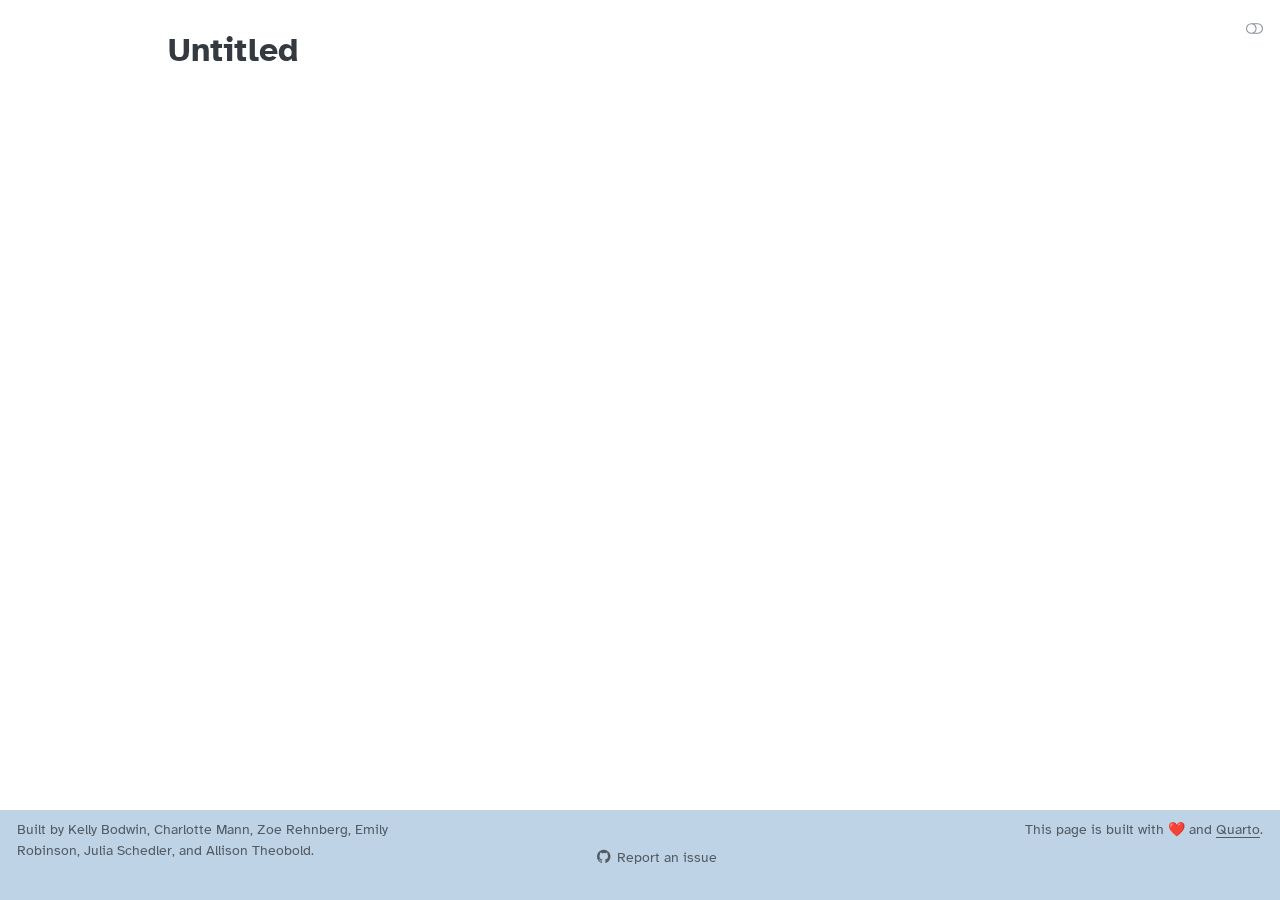
<file: docs/labs/main-version/lab2-r-is-friend.html>
<!DOCTYPE html>
<html xmlns="http://www.w3.org/1999/xhtml" lang="en" xml:lang="en"><head>

<meta charset="utf-8">
<meta name="generator" content="quarto-1.8.26">

<meta name="viewport" content="width=device-width, initial-scale=1.0, user-scalable=yes">


<title>Untitled – R is Your Friend</title>
<style>
code{white-space: pre-wrap;}
span.smallcaps{font-variant: small-caps;}
div.columns{display: flex; gap: min(4vw, 1.5em);}
div.column{flex: auto; overflow-x: auto;}
div.hanging-indent{margin-left: 1.5em; text-indent: -1.5em;}
ul.task-list{list-style: none;}
ul.task-list li input[type="checkbox"] {
  width: 0.8em;
  margin: 0 0.8em 0.2em -1em; /* quarto-specific, see https://github.com/quarto-dev/quarto-cli/issues/4556 */ 
  vertical-align: middle;
}
</style>


<script src="../../site_libs/quarto-nav/quarto-nav.js"></script>
<script src="../../site_libs/clipboard/clipboard.min.js"></script>
<script src="../../site_libs/quarto-search/autocomplete.umd.js"></script>
<script src="../../site_libs/quarto-search/fuse.min.js"></script>
<script src="../../site_libs/quarto-search/quarto-search.js"></script>
<meta name="quarto:offset" content="../../">
<script src="../../site_libs/quarto-html/quarto.js" type="module"></script>
<script src="../../site_libs/quarto-html/tabsets/tabsets.js" type="module"></script>
<script src="../../site_libs/quarto-html/axe/axe-check.js" type="module"></script>
<script src="../../site_libs/quarto-html/popper.min.js"></script>
<script src="../../site_libs/quarto-html/tippy.umd.min.js"></script>
<script src="../../site_libs/quarto-html/anchor.min.js"></script>
<link href="../../site_libs/quarto-html/tippy.css" rel="stylesheet">
<link href="../../site_libs/quarto-html/quarto-syntax-highlighting-587c61ba64f3a5504c4d52d930310e48.css" rel="stylesheet" class="quarto-color-scheme" id="quarto-text-highlighting-styles">
<link href="../../site_libs/quarto-html/quarto-syntax-highlighting-dark-b758ccaa5987ceb1b75504551e579abf.css" rel="stylesheet" class="quarto-color-scheme quarto-color-alternate" id="quarto-text-highlighting-styles">
<link href="../../site_libs/quarto-html/quarto-syntax-highlighting-587c61ba64f3a5504c4d52d930310e48.css" rel="stylesheet" class="quarto-color-scheme-extra" id="quarto-text-highlighting-styles">
<script src="../../site_libs/bootstrap/bootstrap.min.js"></script>
<link href="../../site_libs/bootstrap/bootstrap-icons.css" rel="stylesheet">
<link href="../../site_libs/bootstrap/bootstrap-fad26494ecb6ad66f4afbfbf12486cc1.min.css" rel="stylesheet" append-hash="true" class="quarto-color-scheme" id="quarto-bootstrap" data-mode="light">
<link href="../../site_libs/bootstrap/bootstrap-dark-7b47a951b730fa877cbee758ae846ea5.min.css" rel="stylesheet" append-hash="true" class="quarto-color-scheme quarto-color-alternate" id="quarto-bootstrap" data-mode="dark">
<link href="../../site_libs/bootstrap/bootstrap-fad26494ecb6ad66f4afbfbf12486cc1.min.css" rel="stylesheet" append-hash="true" class="quarto-color-scheme-extra" id="quarto-bootstrap" data-mode="light">
<script id="quarto-search-options" type="application/json">{
  "location": "sidebar",
  "copy-button": false,
  "collapse-after": 3,
  "panel-placement": "start",
  "type": "textbox",
  "limit": 50,
  "keyboard-shortcut": [
    "f",
    "/",
    "s"
  ],
  "show-item-context": false,
  "language": {
    "search-no-results-text": "No results",
    "search-matching-documents-text": "matching documents",
    "search-copy-link-title": "Copy link to search",
    "search-hide-matches-text": "Hide additional matches",
    "search-more-match-text": "more match in this document",
    "search-more-matches-text": "more matches in this document",
    "search-clear-button-title": "Clear",
    "search-text-placeholder": "",
    "search-detached-cancel-button-title": "Cancel",
    "search-submit-button-title": "Submit",
    "search-label": "Search"
  }
}</script>


</head>

<body class="quarto-light"><script id="quarto-html-before-body" type="application/javascript">
    const toggleBodyColorMode = (bsSheetEl) => {
      const mode = bsSheetEl.getAttribute("data-mode");
      const bodyEl = window.document.querySelector("body");
      if (mode === "dark") {
        bodyEl.classList.add("quarto-dark");
        bodyEl.classList.remove("quarto-light");
      } else {
        bodyEl.classList.add("quarto-light");
        bodyEl.classList.remove("quarto-dark");
      }
    }
    const toggleBodyColorPrimary = () => {
      const bsSheetEl = window.document.querySelector("link#quarto-bootstrap:not([rel=disabled-stylesheet])");
      if (bsSheetEl) {
        toggleBodyColorMode(bsSheetEl);
      }
    }
    const setColorSchemeToggle = (alternate) => {
      const toggles = window.document.querySelectorAll('.quarto-color-scheme-toggle');
      for (let i=0; i < toggles.length; i++) {
        const toggle = toggles[i];
        if (toggle) {
          if (alternate) {
            toggle.classList.add("alternate");
          } else {
            toggle.classList.remove("alternate");
          }
        }
      }
    };
    const toggleColorMode = (alternate) => {
      // Switch the stylesheets
      const primaryStylesheets = window.document.querySelectorAll('link.quarto-color-scheme:not(.quarto-color-alternate)');
      const alternateStylesheets = window.document.querySelectorAll('link.quarto-color-scheme.quarto-color-alternate');
      manageTransitions('#quarto-margin-sidebar .nav-link', false);
      if (alternate) {
        // note: dark is layered on light, we don't disable primary!
        enableStylesheet(alternateStylesheets);
        for (const sheetNode of alternateStylesheets) {
          if (sheetNode.id === "quarto-bootstrap") {
            toggleBodyColorMode(sheetNode);
          }
        }
      } else {
        disableStylesheet(alternateStylesheets);
        enableStylesheet(primaryStylesheets)
        toggleBodyColorPrimary();
      }
      manageTransitions('#quarto-margin-sidebar .nav-link', true);
      // Switch the toggles
      setColorSchemeToggle(alternate)
      // Hack to workaround the fact that safari doesn't
      // properly recolor the scrollbar when toggling (#1455)
      if (navigator.userAgent.indexOf('Safari') > 0 && navigator.userAgent.indexOf('Chrome') == -1) {
        manageTransitions("body", false);
        window.scrollTo(0, 1);
        setTimeout(() => {
          window.scrollTo(0, 0);
          manageTransitions("body", true);
        }, 40);
      }
    }
    const disableStylesheet = (stylesheets) => {
      for (let i=0; i < stylesheets.length; i++) {
        const stylesheet = stylesheets[i];
        stylesheet.rel = 'disabled-stylesheet';
      }
    }
    const enableStylesheet = (stylesheets) => {
      for (let i=0; i < stylesheets.length; i++) {
        const stylesheet = stylesheets[i];
        if(stylesheet.rel !== 'stylesheet') { // for Chrome, which will still FOUC without this check
          stylesheet.rel = 'stylesheet';
        }
      }
    }
    const manageTransitions = (selector, allowTransitions) => {
      const els = window.document.querySelectorAll(selector);
      for (let i=0; i < els.length; i++) {
        const el = els[i];
        if (allowTransitions) {
          el.classList.remove('notransition');
        } else {
          el.classList.add('notransition');
        }
      }
    }
    const isFileUrl = () => {
      return window.location.protocol === 'file:';
    }
    const hasAlternateSentinel = () => {
      let styleSentinel = getColorSchemeSentinel();
      if (styleSentinel !== null) {
        return styleSentinel === "alternate";
      } else {
        return false;
      }
    }
    const setStyleSentinel = (alternate) => {
      const value = alternate ? "alternate" : "default";
      if (!isFileUrl()) {
        window.localStorage.setItem("quarto-color-scheme", value);
      } else {
        localAlternateSentinel = value;
      }
    }
    const getColorSchemeSentinel = () => {
      if (!isFileUrl()) {
        const storageValue = window.localStorage.getItem("quarto-color-scheme");
        return storageValue != null ? storageValue : localAlternateSentinel;
      } else {
        return localAlternateSentinel;
      }
    }
    const toggleGiscusIfUsed = (isAlternate, darkModeDefault) => {
      const baseTheme = document.querySelector('#giscus-base-theme')?.value ?? 'light';
      const alternateTheme = document.querySelector('#giscus-alt-theme')?.value ?? 'dark';
      let newTheme = '';
      if(authorPrefersDark) {
        newTheme = isAlternate ? baseTheme : alternateTheme;
      } else {
        newTheme = isAlternate ? alternateTheme : baseTheme;
      }
      const changeGiscusTheme = () => {
        // From: https://github.com/giscus/giscus/issues/336
        const sendMessage = (message) => {
          const iframe = document.querySelector('iframe.giscus-frame');
          if (!iframe) return;
          iframe.contentWindow.postMessage({ giscus: message }, 'https://giscus.app');
        }
        sendMessage({
          setConfig: {
            theme: newTheme
          }
        });
      }
      const isGiscussLoaded = window.document.querySelector('iframe.giscus-frame') !== null;
      if (isGiscussLoaded) {
        changeGiscusTheme();
      }
    };
    const authorPrefersDark = false;
    const darkModeDefault = authorPrefersDark;
      document.querySelector('link#quarto-text-highlighting-styles.quarto-color-scheme-extra').rel = 'disabled-stylesheet';
      document.querySelector('link#quarto-bootstrap.quarto-color-scheme-extra').rel = 'disabled-stylesheet';
    let localAlternateSentinel = darkModeDefault ? 'alternate' : 'default';
    // Dark / light mode switch
    window.quartoToggleColorScheme = () => {
      // Read the current dark / light value
      let toAlternate = !hasAlternateSentinel();
      toggleColorMode(toAlternate);
      setStyleSentinel(toAlternate);
      toggleGiscusIfUsed(toAlternate, darkModeDefault);
      window.dispatchEvent(new Event('resize'));
    };
    // Switch to dark mode if need be
    if (hasAlternateSentinel()) {
      toggleColorMode(true);
    } else {
      toggleColorMode(false);
    }
  </script>

<div id="quarto-search-results"></div>
<!-- content -->
<div id="quarto-content" class="quarto-container page-columns page-rows-contents page-layout-article">
<!-- sidebar -->
<!-- margin-sidebar -->
    <div id="quarto-margin-sidebar" class="sidebar margin-sidebar zindex-bottom">
        
    </div>
<!-- main -->
<main class="content" id="quarto-document-content">


<header id="title-block-header" class="quarto-title-block default">
<div class="quarto-title">
<h1 class="title">Untitled</h1>
</div>



<div class="quarto-title-meta">

    
  
    
  </div>
  


</header>


<!-- Give them data / coding scenarios and they pick which structure would be
most appropriate and then code a small example. -->



</main> <!-- /main -->
<script id="quarto-html-after-body" type="application/javascript">
  window.document.addEventListener("DOMContentLoaded", function (event) {
    // Ensure there is a toggle, if there isn't float one in the top right
    if (window.document.querySelector('.quarto-color-scheme-toggle') === null) {
      const a = window.document.createElement('a');
      a.classList.add('top-right');
      a.classList.add('quarto-color-scheme-toggle');
      a.href = "";
      a.onclick = function() { try { window.quartoToggleColorScheme(); } catch {} return false; };
      const i = window.document.createElement("i");
      i.classList.add('bi');
      a.appendChild(i);
      window.document.body.appendChild(a);
    }
    setColorSchemeToggle(hasAlternateSentinel())
    const icon = "";
    const anchorJS = new window.AnchorJS();
    anchorJS.options = {
      placement: 'right',
      icon: icon
    };
    anchorJS.add('.anchored');
    const isCodeAnnotation = (el) => {
      for (const clz of el.classList) {
        if (clz.startsWith('code-annotation-')) {                     
          return true;
        }
      }
      return false;
    }
    const onCopySuccess = function(e) {
      // button target
      const button = e.trigger;
      // don't keep focus
      button.blur();
      // flash "checked"
      button.classList.add('code-copy-button-checked');
      var currentTitle = button.getAttribute("title");
      button.setAttribute("title", "Copied!");
      let tooltip;
      if (window.bootstrap) {
        button.setAttribute("data-bs-toggle", "tooltip");
        button.setAttribute("data-bs-placement", "left");
        button.setAttribute("data-bs-title", "Copied!");
        tooltip = new bootstrap.Tooltip(button, 
          { trigger: "manual", 
            customClass: "code-copy-button-tooltip",
            offset: [0, -8]});
        tooltip.show();    
      }
      setTimeout(function() {
        if (tooltip) {
          tooltip.hide();
          button.removeAttribute("data-bs-title");
          button.removeAttribute("data-bs-toggle");
          button.removeAttribute("data-bs-placement");
        }
        button.setAttribute("title", currentTitle);
        button.classList.remove('code-copy-button-checked');
      }, 1000);
      // clear code selection
      e.clearSelection();
    }
    const getTextToCopy = function(trigger) {
      const outerScaffold = trigger.parentElement.cloneNode(true);
      const codeEl = outerScaffold.querySelector('code');
      for (const childEl of codeEl.children) {
        if (isCodeAnnotation(childEl)) {
          childEl.remove();
        }
      }
      return codeEl.innerText;
    }
    const clipboard = new window.ClipboardJS('.code-copy-button:not([data-in-quarto-modal])', {
      text: getTextToCopy
    });
    clipboard.on('success', onCopySuccess);
    if (window.document.getElementById('quarto-embedded-source-code-modal')) {
      const clipboardModal = new window.ClipboardJS('.code-copy-button[data-in-quarto-modal]', {
        text: getTextToCopy,
        container: window.document.getElementById('quarto-embedded-source-code-modal')
      });
      clipboardModal.on('success', onCopySuccess);
    }
      var localhostRegex = new RegExp(/^(?:http|https):\/\/localhost\:?[0-9]*\//);
      var mailtoRegex = new RegExp(/^mailto:/);
        var filterRegex = new RegExp("https:\/\/R-is-your-friend\.github\.io\/course-assessments");
      var isInternal = (href) => {
          return filterRegex.test(href) || localhostRegex.test(href) || mailtoRegex.test(href);
      }
      // Inspect non-navigation links and adorn them if external
     var links = window.document.querySelectorAll('a[href]:not(.nav-link):not(.navbar-brand):not(.toc-action):not(.sidebar-link):not(.sidebar-item-toggle):not(.pagination-link):not(.no-external):not([aria-hidden]):not(.dropdown-item):not(.quarto-navigation-tool):not(.about-link)');
      for (var i=0; i<links.length; i++) {
        const link = links[i];
        if (!isInternal(link.href)) {
          // undo the damage that might have been done by quarto-nav.js in the case of
          // links that we want to consider external
          if (link.dataset.originalHref !== undefined) {
            link.href = link.dataset.originalHref;
          }
        }
      }
    function tippyHover(el, contentFn, onTriggerFn, onUntriggerFn) {
      const config = {
        allowHTML: true,
        maxWidth: 500,
        delay: 100,
        arrow: false,
        appendTo: function(el) {
            return el.parentElement;
        },
        interactive: true,
        interactiveBorder: 10,
        theme: 'quarto',
        placement: 'bottom-start',
      };
      if (contentFn) {
        config.content = contentFn;
      }
      if (onTriggerFn) {
        config.onTrigger = onTriggerFn;
      }
      if (onUntriggerFn) {
        config.onUntrigger = onUntriggerFn;
      }
      window.tippy(el, config); 
    }
    const noterefs = window.document.querySelectorAll('a[role="doc-noteref"]');
    for (var i=0; i<noterefs.length; i++) {
      const ref = noterefs[i];
      tippyHover(ref, function() {
        // use id or data attribute instead here
        let href = ref.getAttribute('data-footnote-href') || ref.getAttribute('href');
        try { href = new URL(href).hash; } catch {}
        const id = href.replace(/^#\/?/, "");
        const note = window.document.getElementById(id);
        if (note) {
          return note.innerHTML;
        } else {
          return "";
        }
      });
    }
    const xrefs = window.document.querySelectorAll('a.quarto-xref');
    const processXRef = (id, note) => {
      // Strip column container classes
      const stripColumnClz = (el) => {
        el.classList.remove("page-full", "page-columns");
        if (el.children) {
          for (const child of el.children) {
            stripColumnClz(child);
          }
        }
      }
      stripColumnClz(note)
      if (id === null || id.startsWith('sec-')) {
        // Special case sections, only their first couple elements
        const container = document.createElement("div");
        if (note.children && note.children.length > 2) {
          container.appendChild(note.children[0].cloneNode(true));
          for (let i = 1; i < note.children.length; i++) {
            const child = note.children[i];
            if (child.tagName === "P" && child.innerText === "") {
              continue;
            } else {
              container.appendChild(child.cloneNode(true));
              break;
            }
          }
          if (window.Quarto?.typesetMath) {
            window.Quarto.typesetMath(container);
          }
          return container.innerHTML
        } else {
          if (window.Quarto?.typesetMath) {
            window.Quarto.typesetMath(note);
          }
          return note.innerHTML;
        }
      } else {
        // Remove any anchor links if they are present
        const anchorLink = note.querySelector('a.anchorjs-link');
        if (anchorLink) {
          anchorLink.remove();
        }
        if (window.Quarto?.typesetMath) {
          window.Quarto.typesetMath(note);
        }
        if (note.classList.contains("callout")) {
          return note.outerHTML;
        } else {
          return note.innerHTML;
        }
      }
    }
    for (var i=0; i<xrefs.length; i++) {
      const xref = xrefs[i];
      tippyHover(xref, undefined, function(instance) {
        instance.disable();
        let url = xref.getAttribute('href');
        let hash = undefined; 
        if (url.startsWith('#')) {
          hash = url;
        } else {
          try { hash = new URL(url).hash; } catch {}
        }
        if (hash) {
          const id = hash.replace(/^#\/?/, "");
          const note = window.document.getElementById(id);
          if (note !== null) {
            try {
              const html = processXRef(id, note.cloneNode(true));
              instance.setContent(html);
            } finally {
              instance.enable();
              instance.show();
            }
          } else {
            // See if we can fetch this
            fetch(url.split('#')[0])
            .then(res => res.text())
            .then(html => {
              const parser = new DOMParser();
              const htmlDoc = parser.parseFromString(html, "text/html");
              const note = htmlDoc.getElementById(id);
              if (note !== null) {
                const html = processXRef(id, note);
                instance.setContent(html);
              } 
            }).finally(() => {
              instance.enable();
              instance.show();
            });
          }
        } else {
          // See if we can fetch a full url (with no hash to target)
          // This is a special case and we should probably do some content thinning / targeting
          fetch(url)
          .then(res => res.text())
          .then(html => {
            const parser = new DOMParser();
            const htmlDoc = parser.parseFromString(html, "text/html");
            const note = htmlDoc.querySelector('main.content');
            if (note !== null) {
              // This should only happen for chapter cross references
              // (since there is no id in the URL)
              // remove the first header
              if (note.children.length > 0 && note.children[0].tagName === "HEADER") {
                note.children[0].remove();
              }
              const html = processXRef(null, note);
              instance.setContent(html);
            } 
          }).finally(() => {
            instance.enable();
            instance.show();
          });
        }
      }, function(instance) {
      });
    }
        let selectedAnnoteEl;
        const selectorForAnnotation = ( cell, annotation) => {
          let cellAttr = 'data-code-cell="' + cell + '"';
          let lineAttr = 'data-code-annotation="' +  annotation + '"';
          const selector = 'span[' + cellAttr + '][' + lineAttr + ']';
          return selector;
        }
        const selectCodeLines = (annoteEl) => {
          const doc = window.document;
          const targetCell = annoteEl.getAttribute("data-target-cell");
          const targetAnnotation = annoteEl.getAttribute("data-target-annotation");
          const annoteSpan = window.document.querySelector(selectorForAnnotation(targetCell, targetAnnotation));
          const lines = annoteSpan.getAttribute("data-code-lines").split(",");
          const lineIds = lines.map((line) => {
            return targetCell + "-" + line;
          })
          let top = null;
          let height = null;
          let parent = null;
          if (lineIds.length > 0) {
              //compute the position of the single el (top and bottom and make a div)
              const el = window.document.getElementById(lineIds[0]);
              top = el.offsetTop;
              height = el.offsetHeight;
              parent = el.parentElement.parentElement;
            if (lineIds.length > 1) {
              const lastEl = window.document.getElementById(lineIds[lineIds.length - 1]);
              const bottom = lastEl.offsetTop + lastEl.offsetHeight;
              height = bottom - top;
            }
            if (top !== null && height !== null && parent !== null) {
              // cook up a div (if necessary) and position it 
              let div = window.document.getElementById("code-annotation-line-highlight");
              if (div === null) {
                div = window.document.createElement("div");
                div.setAttribute("id", "code-annotation-line-highlight");
                div.style.position = 'absolute';
                parent.appendChild(div);
              }
              div.style.top = top - 2 + "px";
              div.style.height = height + 4 + "px";
              div.style.left = 0;
              let gutterDiv = window.document.getElementById("code-annotation-line-highlight-gutter");
              if (gutterDiv === null) {
                gutterDiv = window.document.createElement("div");
                gutterDiv.setAttribute("id", "code-annotation-line-highlight-gutter");
                gutterDiv.style.position = 'absolute';
                const codeCell = window.document.getElementById(targetCell);
                const gutter = codeCell.querySelector('.code-annotation-gutter');
                gutter.appendChild(gutterDiv);
              }
              gutterDiv.style.top = top - 2 + "px";
              gutterDiv.style.height = height + 4 + "px";
            }
            selectedAnnoteEl = annoteEl;
          }
        };
        const unselectCodeLines = () => {
          const elementsIds = ["code-annotation-line-highlight", "code-annotation-line-highlight-gutter"];
          elementsIds.forEach((elId) => {
            const div = window.document.getElementById(elId);
            if (div) {
              div.remove();
            }
          });
          selectedAnnoteEl = undefined;
        };
          // Handle positioning of the toggle
      window.addEventListener(
        "resize",
        throttle(() => {
          elRect = undefined;
          if (selectedAnnoteEl) {
            selectCodeLines(selectedAnnoteEl);
          }
        }, 10)
      );
      function throttle(fn, ms) {
      let throttle = false;
      let timer;
        return (...args) => {
          if(!throttle) { // first call gets through
              fn.apply(this, args);
              throttle = true;
          } else { // all the others get throttled
              if(timer) clearTimeout(timer); // cancel #2
              timer = setTimeout(() => {
                fn.apply(this, args);
                timer = throttle = false;
              }, ms);
          }
        };
      }
        // Attach click handler to the DT
        const annoteDls = window.document.querySelectorAll('dt[data-target-cell]');
        for (const annoteDlNode of annoteDls) {
          annoteDlNode.addEventListener('click', (event) => {
            const clickedEl = event.target;
            if (clickedEl !== selectedAnnoteEl) {
              unselectCodeLines();
              const activeEl = window.document.querySelector('dt[data-target-cell].code-annotation-active');
              if (activeEl) {
                activeEl.classList.remove('code-annotation-active');
              }
              selectCodeLines(clickedEl);
              clickedEl.classList.add('code-annotation-active');
            } else {
              // Unselect the line
              unselectCodeLines();
              clickedEl.classList.remove('code-annotation-active');
            }
          });
        }
    const findCites = (el) => {
      const parentEl = el.parentElement;
      if (parentEl) {
        const cites = parentEl.dataset.cites;
        if (cites) {
          return {
            el,
            cites: cites.split(' ')
          };
        } else {
          return findCites(el.parentElement)
        }
      } else {
        return undefined;
      }
    };
    var bibliorefs = window.document.querySelectorAll('a[role="doc-biblioref"]');
    for (var i=0; i<bibliorefs.length; i++) {
      const ref = bibliorefs[i];
      const citeInfo = findCites(ref);
      if (citeInfo) {
        tippyHover(citeInfo.el, function() {
          var popup = window.document.createElement('div');
          citeInfo.cites.forEach(function(cite) {
            var citeDiv = window.document.createElement('div');
            citeDiv.classList.add('hanging-indent');
            citeDiv.classList.add('csl-entry');
            var biblioDiv = window.document.getElementById('ref-' + cite);
            if (biblioDiv) {
              citeDiv.innerHTML = biblioDiv.innerHTML;
            }
            popup.appendChild(citeDiv);
          });
          return popup.innerHTML;
        });
      }
    }
  });
  </script>
</div> <!-- /content -->
<footer class="footer">
  <div class="nav-footer">
    <div class="nav-footer-left">
<p>Built by Kelly Bodwin, Charlotte Mann, Zoe Rehnberg, Emily Robinson, Julia Schedler, and Allison Theobold.</p>
</div>   
    <div class="nav-footer-center">
      &nbsp;
    <div class="toc-actions"><ul><li><a href="https://github.com/R-is-your-friend/course-assessments/issues/new" class="toc-action"><i class="bi bi-github"></i>Report an issue</a></li></ul></div></div>
    <div class="nav-footer-right">
<p>This page is built with ❤️️ and <a href="https://quarto.org/">Quarto</a>.</p>
</div>
  </div>
</footer>




</body></html>
</file>
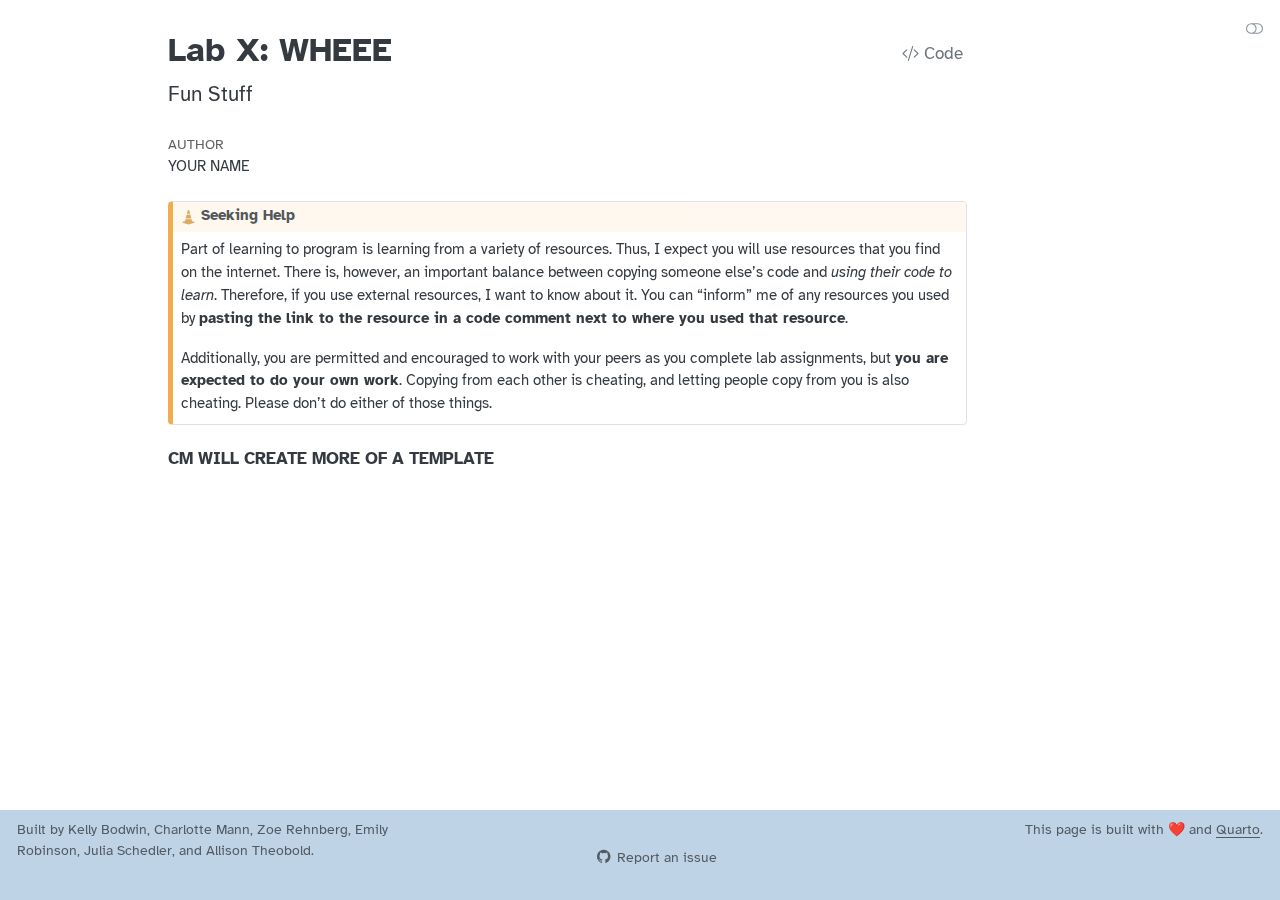
<file: docs/labs/main-version/labX-funfunfun.html>
<!DOCTYPE html>
<html xmlns="http://www.w3.org/1999/xhtml" lang="en" xml:lang="en"><head>

<meta charset="utf-8">
<meta name="generator" content="quarto-1.8.26">

<meta name="viewport" content="width=device-width, initial-scale=1.0, user-scalable=yes">

<meta name="author" content="YOUR NAME">

<title>Lab X: WHEEE – R is Your Friend</title>
<style>
code{white-space: pre-wrap;}
span.smallcaps{font-variant: small-caps;}
div.columns{display: flex; gap: min(4vw, 1.5em);}
div.column{flex: auto; overflow-x: auto;}
div.hanging-indent{margin-left: 1.5em; text-indent: -1.5em;}
ul.task-list{list-style: none;}
ul.task-list li input[type="checkbox"] {
  width: 0.8em;
  margin: 0 0.8em 0.2em -1em; /* quarto-specific, see https://github.com/quarto-dev/quarto-cli/issues/4556 */ 
  vertical-align: middle;
}
/* CSS for syntax highlighting */
html { -webkit-text-size-adjust: 100%; }
pre > code.sourceCode { white-space: pre; position: relative; }
pre > code.sourceCode > span { display: inline-block; line-height: 1.25; }
pre > code.sourceCode > span:empty { height: 1.2em; }
.sourceCode { overflow: visible; }
code.sourceCode > span { color: inherit; text-decoration: inherit; }
div.sourceCode { margin: 1em 0; }
pre.sourceCode { margin: 0; }
@media screen {
div.sourceCode { overflow: auto; }
}
@media print {
pre > code.sourceCode { white-space: pre-wrap; }
pre > code.sourceCode > span { text-indent: -5em; padding-left: 5em; }
}
pre.numberSource code
  { counter-reset: source-line 0; }
pre.numberSource code > span
  { position: relative; left: -4em; counter-increment: source-line; }
pre.numberSource code > span > a:first-child::before
  { content: counter(source-line);
    position: relative; left: -1em; text-align: right; vertical-align: baseline;
    border: none; display: inline-block;
    -webkit-touch-callout: none; -webkit-user-select: none;
    -khtml-user-select: none; -moz-user-select: none;
    -ms-user-select: none; user-select: none;
    padding: 0 4px; width: 4em;
  }
pre.numberSource { margin-left: 3em;  padding-left: 4px; }
div.sourceCode
  {   }
@media screen {
pre > code.sourceCode > span > a:first-child::before { text-decoration: underline; }
}
</style>


<script src="../../site_libs/quarto-nav/quarto-nav.js"></script>
<script src="../../site_libs/clipboard/clipboard.min.js"></script>
<script src="../../site_libs/quarto-search/autocomplete.umd.js"></script>
<script src="../../site_libs/quarto-search/fuse.min.js"></script>
<script src="../../site_libs/quarto-search/quarto-search.js"></script>
<meta name="quarto:offset" content="../../">
<script src="../../site_libs/quarto-html/quarto.js" type="module"></script>
<script src="../../site_libs/quarto-html/tabsets/tabsets.js" type="module"></script>
<script src="../../site_libs/quarto-html/axe/axe-check.js" type="module"></script>
<script src="../../site_libs/quarto-html/popper.min.js"></script>
<script src="../../site_libs/quarto-html/tippy.umd.min.js"></script>
<script src="../../site_libs/quarto-html/anchor.min.js"></script>
<link href="../../site_libs/quarto-html/tippy.css" rel="stylesheet">
<link href="../../site_libs/quarto-html/quarto-syntax-highlighting-587c61ba64f3a5504c4d52d930310e48.css" rel="stylesheet" class="quarto-color-scheme" id="quarto-text-highlighting-styles">
<link href="../../site_libs/quarto-html/quarto-syntax-highlighting-dark-b758ccaa5987ceb1b75504551e579abf.css" rel="stylesheet" class="quarto-color-scheme quarto-color-alternate" id="quarto-text-highlighting-styles">
<link href="../../site_libs/quarto-html/quarto-syntax-highlighting-587c61ba64f3a5504c4d52d930310e48.css" rel="stylesheet" class="quarto-color-scheme-extra" id="quarto-text-highlighting-styles">
<script src="../../site_libs/bootstrap/bootstrap.min.js"></script>
<link href="../../site_libs/bootstrap/bootstrap-icons.css" rel="stylesheet">
<link href="../../site_libs/bootstrap/bootstrap-fad26494ecb6ad66f4afbfbf12486cc1.min.css" rel="stylesheet" append-hash="true" class="quarto-color-scheme" id="quarto-bootstrap" data-mode="light">
<link href="../../site_libs/bootstrap/bootstrap-dark-7b47a951b730fa877cbee758ae846ea5.min.css" rel="stylesheet" append-hash="true" class="quarto-color-scheme quarto-color-alternate" id="quarto-bootstrap" data-mode="dark">
<link href="../../site_libs/bootstrap/bootstrap-fad26494ecb6ad66f4afbfbf12486cc1.min.css" rel="stylesheet" append-hash="true" class="quarto-color-scheme-extra" id="quarto-bootstrap" data-mode="light">
<script id="quarto-search-options" type="application/json">{
  "location": "sidebar",
  "copy-button": false,
  "collapse-after": 3,
  "panel-placement": "start",
  "type": "textbox",
  "limit": 50,
  "keyboard-shortcut": [
    "f",
    "/",
    "s"
  ],
  "show-item-context": false,
  "language": {
    "search-no-results-text": "No results",
    "search-matching-documents-text": "matching documents",
    "search-copy-link-title": "Copy link to search",
    "search-hide-matches-text": "Hide additional matches",
    "search-more-match-text": "more match in this document",
    "search-more-matches-text": "more matches in this document",
    "search-clear-button-title": "Clear",
    "search-text-placeholder": "",
    "search-detached-cancel-button-title": "Cancel",
    "search-submit-button-title": "Submit",
    "search-label": "Search"
  }
}</script>


</head>

<body class="quarto-light"><script id="quarto-html-before-body" type="application/javascript">
    const toggleBodyColorMode = (bsSheetEl) => {
      const mode = bsSheetEl.getAttribute("data-mode");
      const bodyEl = window.document.querySelector("body");
      if (mode === "dark") {
        bodyEl.classList.add("quarto-dark");
        bodyEl.classList.remove("quarto-light");
      } else {
        bodyEl.classList.add("quarto-light");
        bodyEl.classList.remove("quarto-dark");
      }
    }
    const toggleBodyColorPrimary = () => {
      const bsSheetEl = window.document.querySelector("link#quarto-bootstrap:not([rel=disabled-stylesheet])");
      if (bsSheetEl) {
        toggleBodyColorMode(bsSheetEl);
      }
    }
    const setColorSchemeToggle = (alternate) => {
      const toggles = window.document.querySelectorAll('.quarto-color-scheme-toggle');
      for (let i=0; i < toggles.length; i++) {
        const toggle = toggles[i];
        if (toggle) {
          if (alternate) {
            toggle.classList.add("alternate");
          } else {
            toggle.classList.remove("alternate");
          }
        }
      }
    };
    const toggleColorMode = (alternate) => {
      // Switch the stylesheets
      const primaryStylesheets = window.document.querySelectorAll('link.quarto-color-scheme:not(.quarto-color-alternate)');
      const alternateStylesheets = window.document.querySelectorAll('link.quarto-color-scheme.quarto-color-alternate');
      manageTransitions('#quarto-margin-sidebar .nav-link', false);
      if (alternate) {
        // note: dark is layered on light, we don't disable primary!
        enableStylesheet(alternateStylesheets);
        for (const sheetNode of alternateStylesheets) {
          if (sheetNode.id === "quarto-bootstrap") {
            toggleBodyColorMode(sheetNode);
          }
        }
      } else {
        disableStylesheet(alternateStylesheets);
        enableStylesheet(primaryStylesheets)
        toggleBodyColorPrimary();
      }
      manageTransitions('#quarto-margin-sidebar .nav-link', true);
      // Switch the toggles
      setColorSchemeToggle(alternate)
      // Hack to workaround the fact that safari doesn't
      // properly recolor the scrollbar when toggling (#1455)
      if (navigator.userAgent.indexOf('Safari') > 0 && navigator.userAgent.indexOf('Chrome') == -1) {
        manageTransitions("body", false);
        window.scrollTo(0, 1);
        setTimeout(() => {
          window.scrollTo(0, 0);
          manageTransitions("body", true);
        }, 40);
      }
    }
    const disableStylesheet = (stylesheets) => {
      for (let i=0; i < stylesheets.length; i++) {
        const stylesheet = stylesheets[i];
        stylesheet.rel = 'disabled-stylesheet';
      }
    }
    const enableStylesheet = (stylesheets) => {
      for (let i=0; i < stylesheets.length; i++) {
        const stylesheet = stylesheets[i];
        if(stylesheet.rel !== 'stylesheet') { // for Chrome, which will still FOUC without this check
          stylesheet.rel = 'stylesheet';
        }
      }
    }
    const manageTransitions = (selector, allowTransitions) => {
      const els = window.document.querySelectorAll(selector);
      for (let i=0; i < els.length; i++) {
        const el = els[i];
        if (allowTransitions) {
          el.classList.remove('notransition');
        } else {
          el.classList.add('notransition');
        }
      }
    }
    const isFileUrl = () => {
      return window.location.protocol === 'file:';
    }
    const hasAlternateSentinel = () => {
      let styleSentinel = getColorSchemeSentinel();
      if (styleSentinel !== null) {
        return styleSentinel === "alternate";
      } else {
        return false;
      }
    }
    const setStyleSentinel = (alternate) => {
      const value = alternate ? "alternate" : "default";
      if (!isFileUrl()) {
        window.localStorage.setItem("quarto-color-scheme", value);
      } else {
        localAlternateSentinel = value;
      }
    }
    const getColorSchemeSentinel = () => {
      if (!isFileUrl()) {
        const storageValue = window.localStorage.getItem("quarto-color-scheme");
        return storageValue != null ? storageValue : localAlternateSentinel;
      } else {
        return localAlternateSentinel;
      }
    }
    const toggleGiscusIfUsed = (isAlternate, darkModeDefault) => {
      const baseTheme = document.querySelector('#giscus-base-theme')?.value ?? 'light';
      const alternateTheme = document.querySelector('#giscus-alt-theme')?.value ?? 'dark';
      let newTheme = '';
      if(authorPrefersDark) {
        newTheme = isAlternate ? baseTheme : alternateTheme;
      } else {
        newTheme = isAlternate ? alternateTheme : baseTheme;
      }
      const changeGiscusTheme = () => {
        // From: https://github.com/giscus/giscus/issues/336
        const sendMessage = (message) => {
          const iframe = document.querySelector('iframe.giscus-frame');
          if (!iframe) return;
          iframe.contentWindow.postMessage({ giscus: message }, 'https://giscus.app');
        }
        sendMessage({
          setConfig: {
            theme: newTheme
          }
        });
      }
      const isGiscussLoaded = window.document.querySelector('iframe.giscus-frame') !== null;
      if (isGiscussLoaded) {
        changeGiscusTheme();
      }
    };
    const authorPrefersDark = false;
    const darkModeDefault = authorPrefersDark;
      document.querySelector('link#quarto-text-highlighting-styles.quarto-color-scheme-extra').rel = 'disabled-stylesheet';
      document.querySelector('link#quarto-bootstrap.quarto-color-scheme-extra').rel = 'disabled-stylesheet';
    let localAlternateSentinel = darkModeDefault ? 'alternate' : 'default';
    // Dark / light mode switch
    window.quartoToggleColorScheme = () => {
      // Read the current dark / light value
      let toAlternate = !hasAlternateSentinel();
      toggleColorMode(toAlternate);
      setStyleSentinel(toAlternate);
      toggleGiscusIfUsed(toAlternate, darkModeDefault);
      window.dispatchEvent(new Event('resize'));
    };
    // Switch to dark mode if need be
    if (hasAlternateSentinel()) {
      toggleColorMode(true);
    } else {
      toggleColorMode(false);
    }
  </script>

<div id="quarto-search-results"></div>
<!-- content -->
<div id="quarto-content" class="quarto-container page-columns page-rows-contents page-layout-article">
<!-- sidebar -->
<!-- margin-sidebar -->
    <div id="quarto-margin-sidebar" class="sidebar margin-sidebar zindex-bottom">
        
    </div>
<!-- main -->
<main class="content" id="quarto-document-content">


<header id="title-block-header" class="quarto-title-block default">
<div class="quarto-title">
<div class="quarto-title-block"><div><h1 class="title">Lab X: WHEEE</h1><button type="button" class="btn code-tools-button" id="quarto-code-tools-source"><i class="bi"></i> Code</button></div></div>
<p class="subtitle lead">Fun Stuff</p>
</div>



<div class="quarto-title-meta">

    <div>
    <div class="quarto-title-meta-heading">Author</div>
    <div class="quarto-title-meta-contents">
             <p>YOUR NAME </p>
          </div>
  </div>
    
  
    
  </div>
  


</header>


<div class="callout callout-style-default callout-caution callout-titled">
<div class="callout-header d-flex align-content-center">
<div class="callout-icon-container">
<i class="callout-icon"></i>
</div>
<div class="callout-title-container flex-fill">
<span class="screen-reader-only">Caution</span>Seeking Help
</div>
</div>
<div class="callout-body-container callout-body">
<p>Part of learning to program is learning from a variety of resources. Thus, I expect you will use resources that you find on the internet. There is, however, an important balance between copying someone else’s code and <em>using their code to learn</em>. Therefore, if you use external resources, I want to know about it. You can “inform” me of any resources you used by <strong>pasting the link to the resource in a code comment next to where you used that resource</strong>.</p>
<p>Additionally, you are permitted and encouraged to work with your peers as you complete lab assignments, but <strong>you are expected to do your own work</strong>. Copying from each other is cheating, and letting people copy from you is also cheating. Please don’t do either of those things.</p>
</div>
</div>
<p><strong>CM WILL CREATE MORE OF A TEMPLATE</strong></p>


<!-- -->


</main> <!-- /main -->
<script id="quarto-html-after-body" type="application/javascript">
  window.document.addEventListener("DOMContentLoaded", function (event) {
    // Ensure there is a toggle, if there isn't float one in the top right
    if (window.document.querySelector('.quarto-color-scheme-toggle') === null) {
      const a = window.document.createElement('a');
      a.classList.add('top-right');
      a.classList.add('quarto-color-scheme-toggle');
      a.href = "";
      a.onclick = function() { try { window.quartoToggleColorScheme(); } catch {} return false; };
      const i = window.document.createElement("i");
      i.classList.add('bi');
      a.appendChild(i);
      window.document.body.appendChild(a);
    }
    setColorSchemeToggle(hasAlternateSentinel())
    const icon = "";
    const anchorJS = new window.AnchorJS();
    anchorJS.options = {
      placement: 'right',
      icon: icon
    };
    anchorJS.add('.anchored');
    const isCodeAnnotation = (el) => {
      for (const clz of el.classList) {
        if (clz.startsWith('code-annotation-')) {                     
          return true;
        }
      }
      return false;
    }
    const onCopySuccess = function(e) {
      // button target
      const button = e.trigger;
      // don't keep focus
      button.blur();
      // flash "checked"
      button.classList.add('code-copy-button-checked');
      var currentTitle = button.getAttribute("title");
      button.setAttribute("title", "Copied!");
      let tooltip;
      if (window.bootstrap) {
        button.setAttribute("data-bs-toggle", "tooltip");
        button.setAttribute("data-bs-placement", "left");
        button.setAttribute("data-bs-title", "Copied!");
        tooltip = new bootstrap.Tooltip(button, 
          { trigger: "manual", 
            customClass: "code-copy-button-tooltip",
            offset: [0, -8]});
        tooltip.show();    
      }
      setTimeout(function() {
        if (tooltip) {
          tooltip.hide();
          button.removeAttribute("data-bs-title");
          button.removeAttribute("data-bs-toggle");
          button.removeAttribute("data-bs-placement");
        }
        button.setAttribute("title", currentTitle);
        button.classList.remove('code-copy-button-checked');
      }, 1000);
      // clear code selection
      e.clearSelection();
    }
    const getTextToCopy = function(trigger) {
      const outerScaffold = trigger.parentElement.cloneNode(true);
      const codeEl = outerScaffold.querySelector('code');
      for (const childEl of codeEl.children) {
        if (isCodeAnnotation(childEl)) {
          childEl.remove();
        }
      }
      return codeEl.innerText;
    }
    const clipboard = new window.ClipboardJS('.code-copy-button:not([data-in-quarto-modal])', {
      text: getTextToCopy
    });
    clipboard.on('success', onCopySuccess);
    if (window.document.getElementById('quarto-embedded-source-code-modal')) {
      const clipboardModal = new window.ClipboardJS('.code-copy-button[data-in-quarto-modal]', {
        text: getTextToCopy,
        container: window.document.getElementById('quarto-embedded-source-code-modal')
      });
      clipboardModal.on('success', onCopySuccess);
    }
    const viewSource = window.document.getElementById('quarto-view-source') ||
                       window.document.getElementById('quarto-code-tools-source');
    if (viewSource) {
      const sourceUrl = viewSource.getAttribute("data-quarto-source-url");
      viewSource.addEventListener("click", function(e) {
        if (sourceUrl) {
          // rstudio viewer pane
          if (/\bcapabilities=\b/.test(window.location)) {
            window.open(sourceUrl);
          } else {
            window.location.href = sourceUrl;
          }
        } else {
          const modal = new bootstrap.Modal(document.getElementById('quarto-embedded-source-code-modal'));
          modal.show();
        }
        return false;
      });
    }
    function toggleCodeHandler(show) {
      return function(e) {
        const detailsSrc = window.document.querySelectorAll(".cell > details > .sourceCode");
        for (let i=0; i<detailsSrc.length; i++) {
          const details = detailsSrc[i].parentElement;
          if (show) {
            details.open = true;
          } else {
            details.removeAttribute("open");
          }
        }
        const cellCodeDivs = window.document.querySelectorAll(".cell > .sourceCode");
        const fromCls = show ? "hidden" : "unhidden";
        const toCls = show ? "unhidden" : "hidden";
        for (let i=0; i<cellCodeDivs.length; i++) {
          const codeDiv = cellCodeDivs[i];
          if (codeDiv.classList.contains(fromCls)) {
            codeDiv.classList.remove(fromCls);
            codeDiv.classList.add(toCls);
          } 
        }
        return false;
      }
    }
    const hideAllCode = window.document.getElementById("quarto-hide-all-code");
    if (hideAllCode) {
      hideAllCode.addEventListener("click", toggleCodeHandler(false));
    }
    const showAllCode = window.document.getElementById("quarto-show-all-code");
    if (showAllCode) {
      showAllCode.addEventListener("click", toggleCodeHandler(true));
    }
      var localhostRegex = new RegExp(/^(?:http|https):\/\/localhost\:?[0-9]*\//);
      var mailtoRegex = new RegExp(/^mailto:/);
        var filterRegex = new RegExp("https:\/\/R-is-your-friend\.github\.io\/course-assessments");
      var isInternal = (href) => {
          return filterRegex.test(href) || localhostRegex.test(href) || mailtoRegex.test(href);
      }
      // Inspect non-navigation links and adorn them if external
     var links = window.document.querySelectorAll('a[href]:not(.nav-link):not(.navbar-brand):not(.toc-action):not(.sidebar-link):not(.sidebar-item-toggle):not(.pagination-link):not(.no-external):not([aria-hidden]):not(.dropdown-item):not(.quarto-navigation-tool):not(.about-link)');
      for (var i=0; i<links.length; i++) {
        const link = links[i];
        if (!isInternal(link.href)) {
          // undo the damage that might have been done by quarto-nav.js in the case of
          // links that we want to consider external
          if (link.dataset.originalHref !== undefined) {
            link.href = link.dataset.originalHref;
          }
        }
      }
    function tippyHover(el, contentFn, onTriggerFn, onUntriggerFn) {
      const config = {
        allowHTML: true,
        maxWidth: 500,
        delay: 100,
        arrow: false,
        appendTo: function(el) {
            return el.parentElement;
        },
        interactive: true,
        interactiveBorder: 10,
        theme: 'quarto',
        placement: 'bottom-start',
      };
      if (contentFn) {
        config.content = contentFn;
      }
      if (onTriggerFn) {
        config.onTrigger = onTriggerFn;
      }
      if (onUntriggerFn) {
        config.onUntrigger = onUntriggerFn;
      }
      window.tippy(el, config); 
    }
    const noterefs = window.document.querySelectorAll('a[role="doc-noteref"]');
    for (var i=0; i<noterefs.length; i++) {
      const ref = noterefs[i];
      tippyHover(ref, function() {
        // use id or data attribute instead here
        let href = ref.getAttribute('data-footnote-href') || ref.getAttribute('href');
        try { href = new URL(href).hash; } catch {}
        const id = href.replace(/^#\/?/, "");
        const note = window.document.getElementById(id);
        if (note) {
          return note.innerHTML;
        } else {
          return "";
        }
      });
    }
    const xrefs = window.document.querySelectorAll('a.quarto-xref');
    const processXRef = (id, note) => {
      // Strip column container classes
      const stripColumnClz = (el) => {
        el.classList.remove("page-full", "page-columns");
        if (el.children) {
          for (const child of el.children) {
            stripColumnClz(child);
          }
        }
      }
      stripColumnClz(note)
      if (id === null || id.startsWith('sec-')) {
        // Special case sections, only their first couple elements
        const container = document.createElement("div");
        if (note.children && note.children.length > 2) {
          container.appendChild(note.children[0].cloneNode(true));
          for (let i = 1; i < note.children.length; i++) {
            const child = note.children[i];
            if (child.tagName === "P" && child.innerText === "") {
              continue;
            } else {
              container.appendChild(child.cloneNode(true));
              break;
            }
          }
          if (window.Quarto?.typesetMath) {
            window.Quarto.typesetMath(container);
          }
          return container.innerHTML
        } else {
          if (window.Quarto?.typesetMath) {
            window.Quarto.typesetMath(note);
          }
          return note.innerHTML;
        }
      } else {
        // Remove any anchor links if they are present
        const anchorLink = note.querySelector('a.anchorjs-link');
        if (anchorLink) {
          anchorLink.remove();
        }
        if (window.Quarto?.typesetMath) {
          window.Quarto.typesetMath(note);
        }
        if (note.classList.contains("callout")) {
          return note.outerHTML;
        } else {
          return note.innerHTML;
        }
      }
    }
    for (var i=0; i<xrefs.length; i++) {
      const xref = xrefs[i];
      tippyHover(xref, undefined, function(instance) {
        instance.disable();
        let url = xref.getAttribute('href');
        let hash = undefined; 
        if (url.startsWith('#')) {
          hash = url;
        } else {
          try { hash = new URL(url).hash; } catch {}
        }
        if (hash) {
          const id = hash.replace(/^#\/?/, "");
          const note = window.document.getElementById(id);
          if (note !== null) {
            try {
              const html = processXRef(id, note.cloneNode(true));
              instance.setContent(html);
            } finally {
              instance.enable();
              instance.show();
            }
          } else {
            // See if we can fetch this
            fetch(url.split('#')[0])
            .then(res => res.text())
            .then(html => {
              const parser = new DOMParser();
              const htmlDoc = parser.parseFromString(html, "text/html");
              const note = htmlDoc.getElementById(id);
              if (note !== null) {
                const html = processXRef(id, note);
                instance.setContent(html);
              } 
            }).finally(() => {
              instance.enable();
              instance.show();
            });
          }
        } else {
          // See if we can fetch a full url (with no hash to target)
          // This is a special case and we should probably do some content thinning / targeting
          fetch(url)
          .then(res => res.text())
          .then(html => {
            const parser = new DOMParser();
            const htmlDoc = parser.parseFromString(html, "text/html");
            const note = htmlDoc.querySelector('main.content');
            if (note !== null) {
              // This should only happen for chapter cross references
              // (since there is no id in the URL)
              // remove the first header
              if (note.children.length > 0 && note.children[0].tagName === "HEADER") {
                note.children[0].remove();
              }
              const html = processXRef(null, note);
              instance.setContent(html);
            } 
          }).finally(() => {
            instance.enable();
            instance.show();
          });
        }
      }, function(instance) {
      });
    }
        let selectedAnnoteEl;
        const selectorForAnnotation = ( cell, annotation) => {
          let cellAttr = 'data-code-cell="' + cell + '"';
          let lineAttr = 'data-code-annotation="' +  annotation + '"';
          const selector = 'span[' + cellAttr + '][' + lineAttr + ']';
          return selector;
        }
        const selectCodeLines = (annoteEl) => {
          const doc = window.document;
          const targetCell = annoteEl.getAttribute("data-target-cell");
          const targetAnnotation = annoteEl.getAttribute("data-target-annotation");
          const annoteSpan = window.document.querySelector(selectorForAnnotation(targetCell, targetAnnotation));
          const lines = annoteSpan.getAttribute("data-code-lines").split(",");
          const lineIds = lines.map((line) => {
            return targetCell + "-" + line;
          })
          let top = null;
          let height = null;
          let parent = null;
          if (lineIds.length > 0) {
              //compute the position of the single el (top and bottom and make a div)
              const el = window.document.getElementById(lineIds[0]);
              top = el.offsetTop;
              height = el.offsetHeight;
              parent = el.parentElement.parentElement;
            if (lineIds.length > 1) {
              const lastEl = window.document.getElementById(lineIds[lineIds.length - 1]);
              const bottom = lastEl.offsetTop + lastEl.offsetHeight;
              height = bottom - top;
            }
            if (top !== null && height !== null && parent !== null) {
              // cook up a div (if necessary) and position it 
              let div = window.document.getElementById("code-annotation-line-highlight");
              if (div === null) {
                div = window.document.createElement("div");
                div.setAttribute("id", "code-annotation-line-highlight");
                div.style.position = 'absolute';
                parent.appendChild(div);
              }
              div.style.top = top - 2 + "px";
              div.style.height = height + 4 + "px";
              div.style.left = 0;
              let gutterDiv = window.document.getElementById("code-annotation-line-highlight-gutter");
              if (gutterDiv === null) {
                gutterDiv = window.document.createElement("div");
                gutterDiv.setAttribute("id", "code-annotation-line-highlight-gutter");
                gutterDiv.style.position = 'absolute';
                const codeCell = window.document.getElementById(targetCell);
                const gutter = codeCell.querySelector('.code-annotation-gutter');
                gutter.appendChild(gutterDiv);
              }
              gutterDiv.style.top = top - 2 + "px";
              gutterDiv.style.height = height + 4 + "px";
            }
            selectedAnnoteEl = annoteEl;
          }
        };
        const unselectCodeLines = () => {
          const elementsIds = ["code-annotation-line-highlight", "code-annotation-line-highlight-gutter"];
          elementsIds.forEach((elId) => {
            const div = window.document.getElementById(elId);
            if (div) {
              div.remove();
            }
          });
          selectedAnnoteEl = undefined;
        };
          // Handle positioning of the toggle
      window.addEventListener(
        "resize",
        throttle(() => {
          elRect = undefined;
          if (selectedAnnoteEl) {
            selectCodeLines(selectedAnnoteEl);
          }
        }, 10)
      );
      function throttle(fn, ms) {
      let throttle = false;
      let timer;
        return (...args) => {
          if(!throttle) { // first call gets through
              fn.apply(this, args);
              throttle = true;
          } else { // all the others get throttled
              if(timer) clearTimeout(timer); // cancel #2
              timer = setTimeout(() => {
                fn.apply(this, args);
                timer = throttle = false;
              }, ms);
          }
        };
      }
        // Attach click handler to the DT
        const annoteDls = window.document.querySelectorAll('dt[data-target-cell]');
        for (const annoteDlNode of annoteDls) {
          annoteDlNode.addEventListener('click', (event) => {
            const clickedEl = event.target;
            if (clickedEl !== selectedAnnoteEl) {
              unselectCodeLines();
              const activeEl = window.document.querySelector('dt[data-target-cell].code-annotation-active');
              if (activeEl) {
                activeEl.classList.remove('code-annotation-active');
              }
              selectCodeLines(clickedEl);
              clickedEl.classList.add('code-annotation-active');
            } else {
              // Unselect the line
              unselectCodeLines();
              clickedEl.classList.remove('code-annotation-active');
            }
          });
        }
    const findCites = (el) => {
      const parentEl = el.parentElement;
      if (parentEl) {
        const cites = parentEl.dataset.cites;
        if (cites) {
          return {
            el,
            cites: cites.split(' ')
          };
        } else {
          return findCites(el.parentElement)
        }
      } else {
        return undefined;
      }
    };
    var bibliorefs = window.document.querySelectorAll('a[role="doc-biblioref"]');
    for (var i=0; i<bibliorefs.length; i++) {
      const ref = bibliorefs[i];
      const citeInfo = findCites(ref);
      if (citeInfo) {
        tippyHover(citeInfo.el, function() {
          var popup = window.document.createElement('div');
          citeInfo.cites.forEach(function(cite) {
            var citeDiv = window.document.createElement('div');
            citeDiv.classList.add('hanging-indent');
            citeDiv.classList.add('csl-entry');
            var biblioDiv = window.document.getElementById('ref-' + cite);
            if (biblioDiv) {
              citeDiv.innerHTML = biblioDiv.innerHTML;
            }
            popup.appendChild(citeDiv);
          });
          return popup.innerHTML;
        });
      }
    }
  });
  </script><div class="modal fade" id="quarto-embedded-source-code-modal" tabindex="-1" aria-labelledby="quarto-embedded-source-code-modal-label" aria-hidden="true"><div class="modal-dialog modal-dialog-scrollable"><div class="modal-content"><div class="modal-header"><h5 class="modal-title" id="quarto-embedded-source-code-modal-label">Source Code</h5><button class="btn-close" data-bs-dismiss="modal"></button></div><div class="modal-body"><div class="">
<div class="code-copy-outer-scaffold"><div class="sourceCode" id="cb1" data-shortcodes="false"><pre class="sourceCode markdown code-with-copy"><code class="sourceCode markdown"><span id="cb1-1"><a href="#cb1-1" aria-hidden="true" tabindex="-1"></a><span class="co">---</span></span>
<span id="cb1-2"><a href="#cb1-2" aria-hidden="true" tabindex="-1"></a><span class="an">title:</span><span class="co"> "Lab X: WHEEE"</span></span>
<span id="cb1-3"><a href="#cb1-3" aria-hidden="true" tabindex="-1"></a><span class="an">subtitle:</span><span class="co"> "Fun Stuff"</span></span>
<span id="cb1-4"><a href="#cb1-4" aria-hidden="true" tabindex="-1"></a><span class="an">author:</span><span class="co"> "YOUR NAME "</span></span>
<span id="cb1-5"><a href="#cb1-5" aria-hidden="true" tabindex="-1"></a><span class="an">toc:</span><span class="co"> true</span></span>
<span id="cb1-6"><a href="#cb1-6" aria-hidden="true" tabindex="-1"></a><span class="an">format:</span><span class="co"> </span></span>
<span id="cb1-7"><a href="#cb1-7" aria-hidden="true" tabindex="-1"></a><span class="co">  html:</span></span>
<span id="cb1-8"><a href="#cb1-8" aria-hidden="true" tabindex="-1"></a><span class="co">   code-tools: true</span></span>
<span id="cb1-9"><a href="#cb1-9" aria-hidden="true" tabindex="-1"></a><span class="an">execute:</span></span>
<span id="cb1-10"><a href="#cb1-10" aria-hidden="true" tabindex="-1"></a><span class="co">  echo: true</span></span>
<span id="cb1-11"><a href="#cb1-11" aria-hidden="true" tabindex="-1"></a><span class="co">  message: false</span></span>
<span id="cb1-12"><a href="#cb1-12" aria-hidden="true" tabindex="-1"></a><span class="co">  warning: false</span></span>
<span id="cb1-13"><a href="#cb1-13" aria-hidden="true" tabindex="-1"></a><span class="co">  error: true</span></span>
<span id="cb1-14"><a href="#cb1-14" aria-hidden="true" tabindex="-1"></a><span class="co">---</span></span>
<span id="cb1-15"><a href="#cb1-15" aria-hidden="true" tabindex="-1"></a></span>
<span id="cb1-16"><a href="#cb1-16" aria-hidden="true" tabindex="-1"></a>::: callout-caution</span>
<span id="cb1-17"><a href="#cb1-17" aria-hidden="true" tabindex="-1"></a><span class="fu">## Seeking Help</span></span>
<span id="cb1-18"><a href="#cb1-18" aria-hidden="true" tabindex="-1"></a></span>
<span id="cb1-19"><a href="#cb1-19" aria-hidden="true" tabindex="-1"></a>Part of learning to program is learning from a variety of resources. Thus, I expect you will use resources that you find on the internet. There is, however, an important balance between copying someone else's code and *using their code to learn*. Therefore, if you use external resources, I want to know about it. You can "inform" me of any resources you used by **pasting the link to the resource in a code comment next to where you used that resource**.</span>
<span id="cb1-20"><a href="#cb1-20" aria-hidden="true" tabindex="-1"></a></span>
<span id="cb1-21"><a href="#cb1-21" aria-hidden="true" tabindex="-1"></a>Additionally, you are permitted and encouraged to work with your peers as you complete lab assignments, but **you are expected to do your own work**. Copying from each other is cheating, and letting people copy from you is also cheating. Please don't do either of those things.</span>
<span id="cb1-22"><a href="#cb1-22" aria-hidden="true" tabindex="-1"></a>:::</span>
<span id="cb1-23"><a href="#cb1-23" aria-hidden="true" tabindex="-1"></a></span>
<span id="cb1-24"><a href="#cb1-24" aria-hidden="true" tabindex="-1"></a></span>
<span id="cb1-25"><a href="#cb1-25" aria-hidden="true" tabindex="-1"></a>**CM WILL CREATE MORE OF A TEMPLATE**</span></code></pre></div><button title="Copy to Clipboard" class="code-copy-button" data-in-quarto-modal=""><i class="bi"></i></button></div>
</div></div></div></div></div>
</div> <!-- /content -->
<footer class="footer">
  <div class="nav-footer">
    <div class="nav-footer-left">
<p>Built by Kelly Bodwin, Charlotte Mann, Zoe Rehnberg, Emily Robinson, Julia Schedler, and Allison Theobold.</p>
</div>   
    <div class="nav-footer-center">
      &nbsp;
    <div class="toc-actions"><ul><li><a href="https://github.com/R-is-your-friend/course-assessments/issues/new" class="toc-action"><i class="bi bi-github"></i>Report an issue</a></li></ul></div></div>
    <div class="nav-footer-right">
<p>This page is built with ❤️️ and <a href="https://quarto.org/">Quarto</a>.</p>
</div>
  </div>
</footer>




</body></html>
</file>
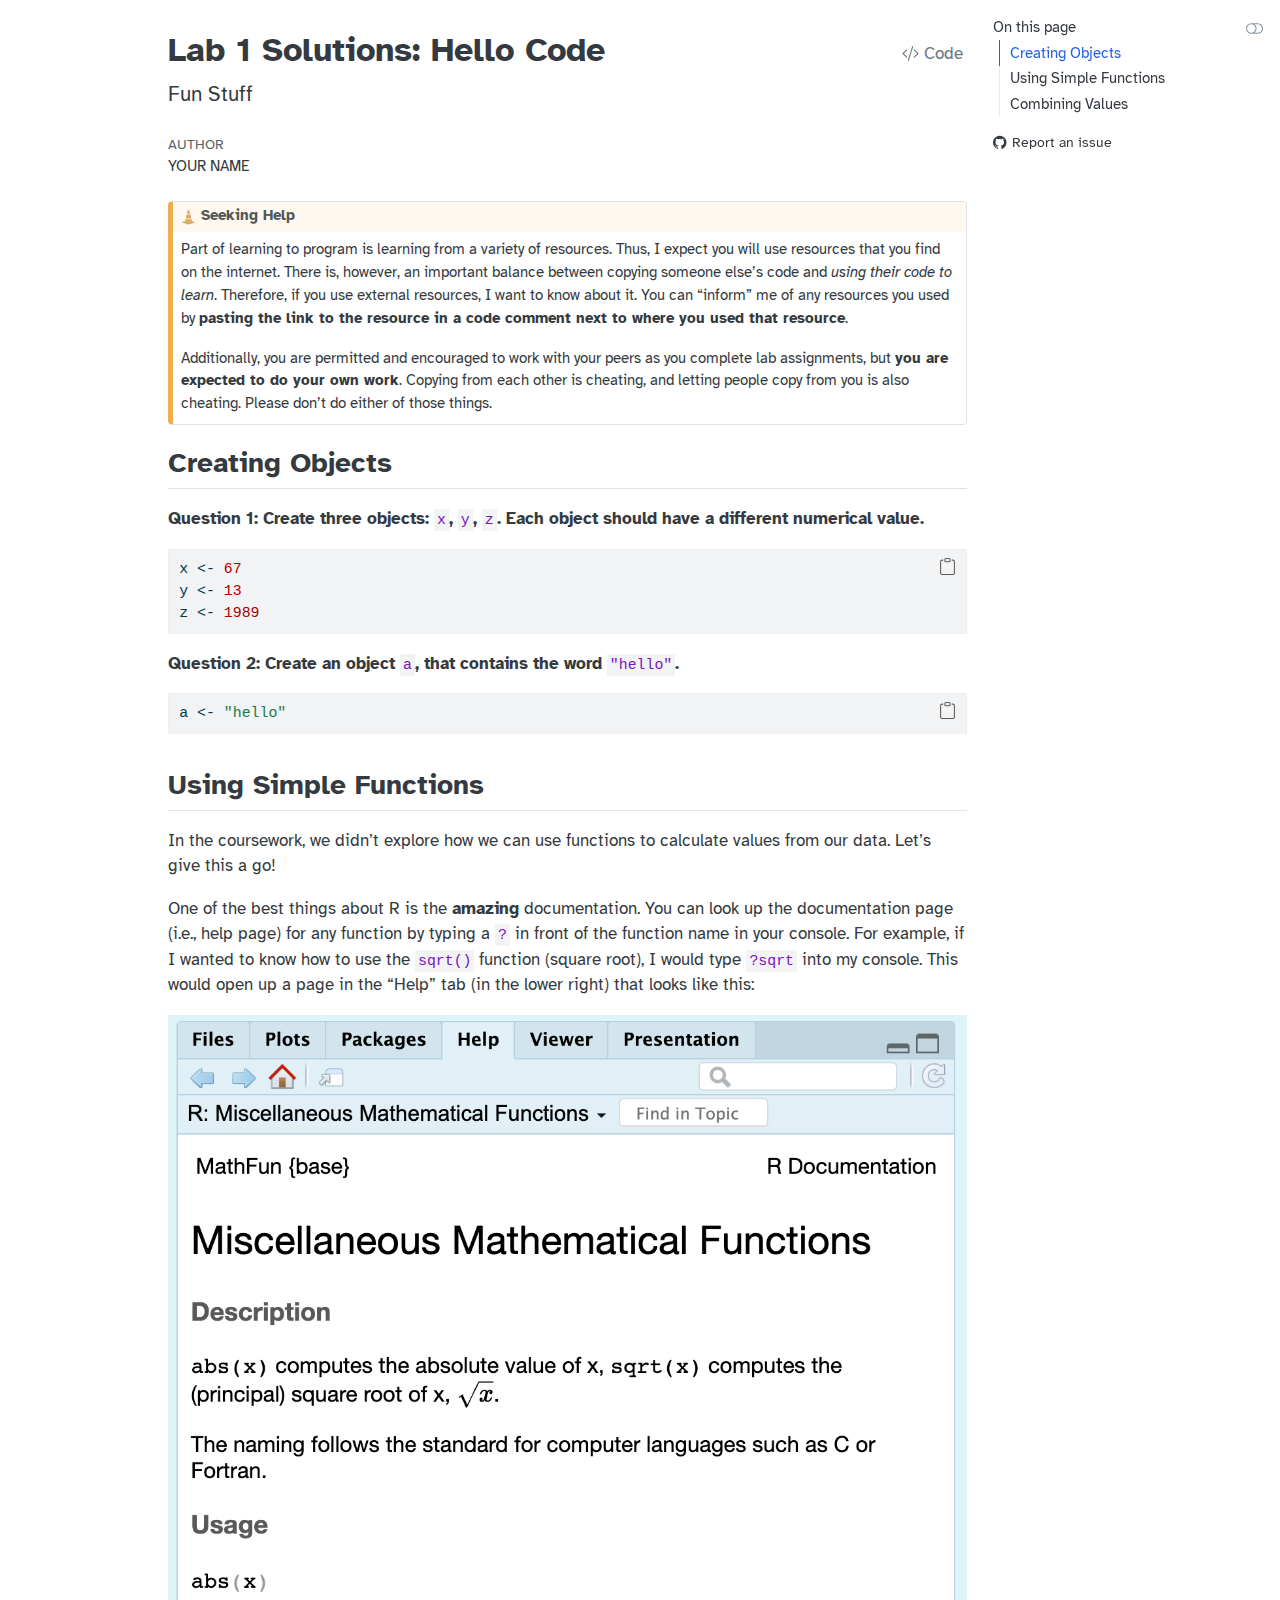
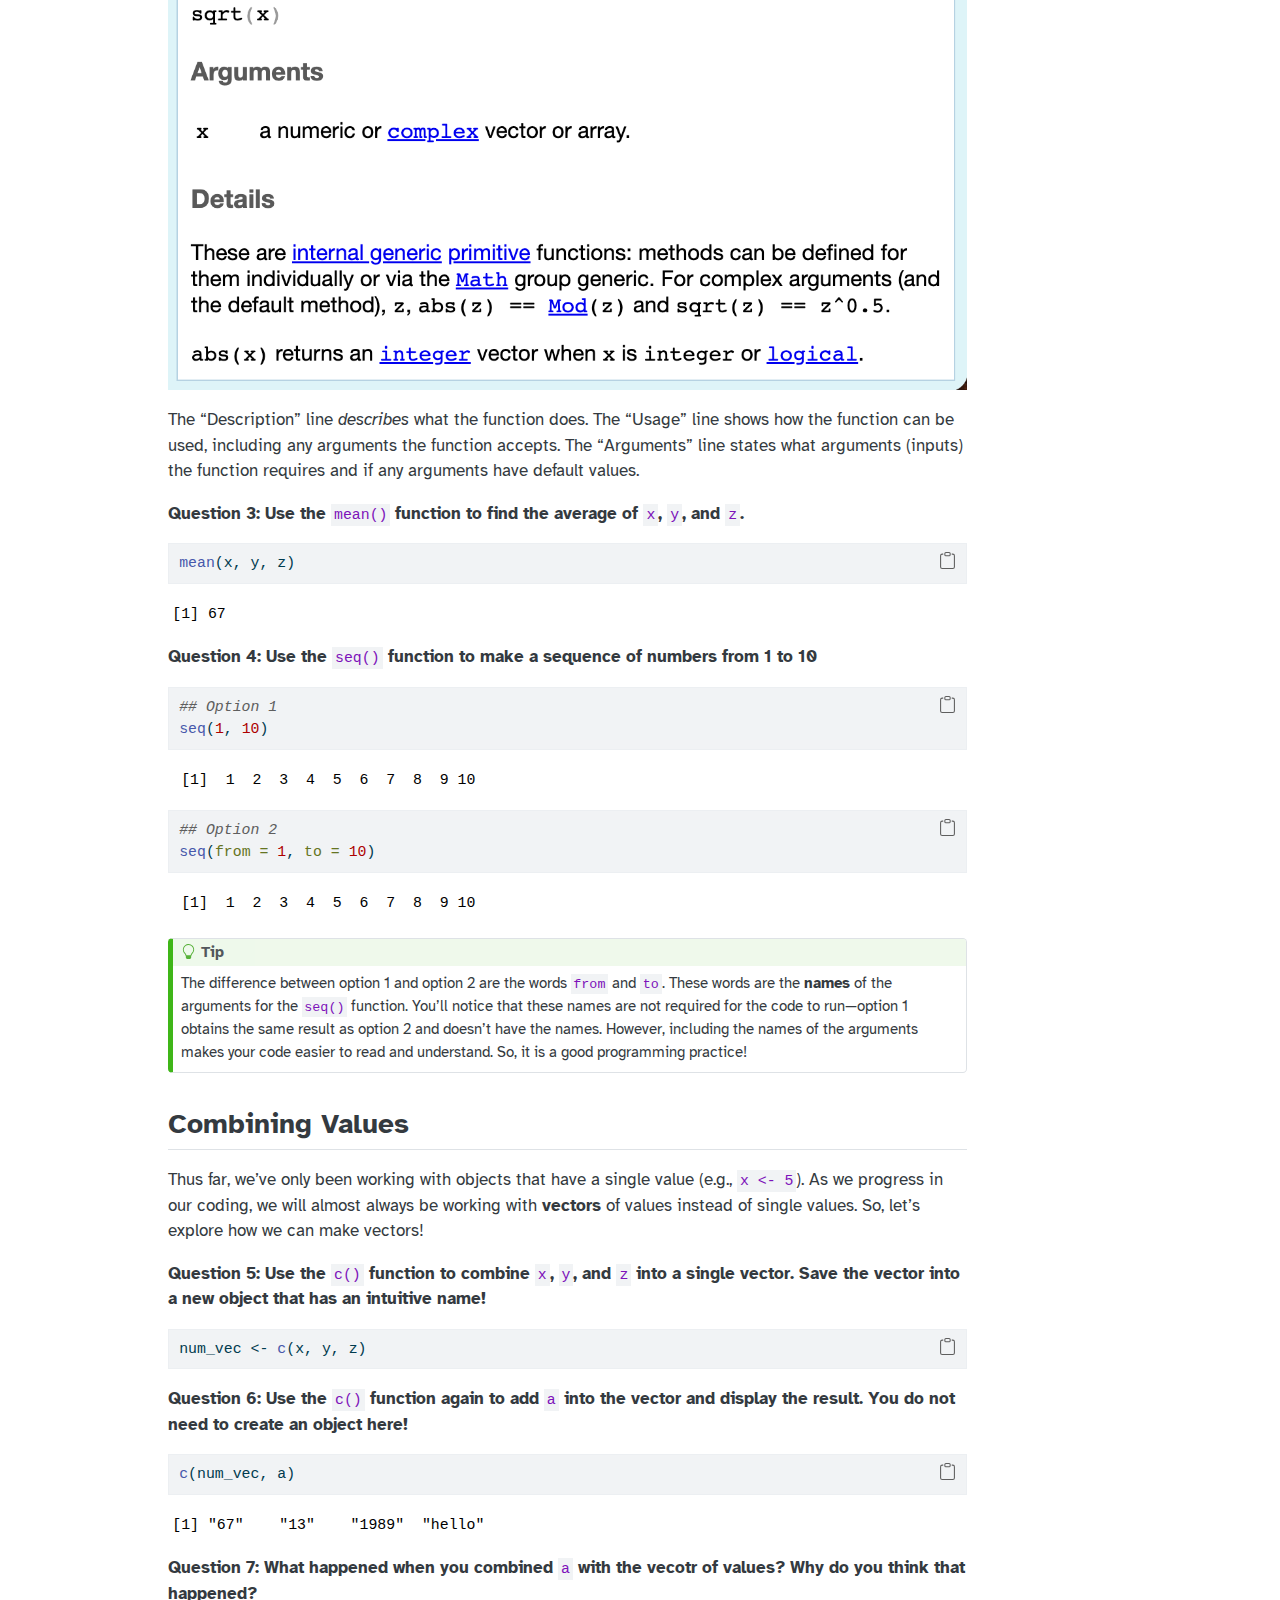
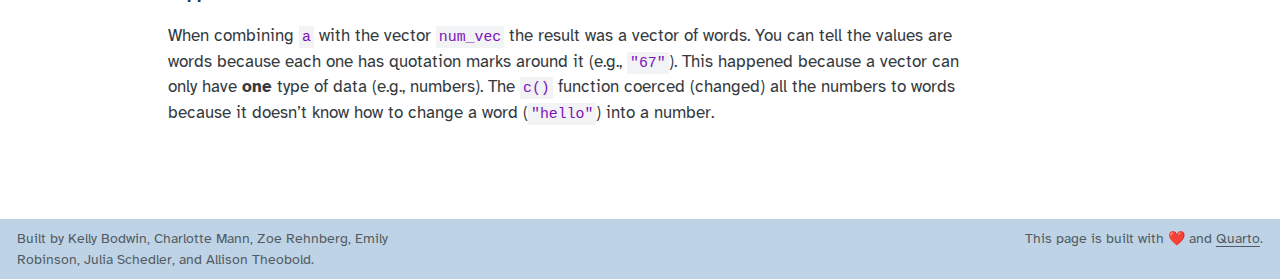
<file: docs/labs/solution/lab-1-hello-code.html>
<!DOCTYPE html>
<html xmlns="http://www.w3.org/1999/xhtml" lang="en" xml:lang="en"><head>

<meta charset="utf-8">
<meta name="generator" content="quarto-1.8.26">

<meta name="viewport" content="width=device-width, initial-scale=1.0, user-scalable=yes">

<meta name="author" content="YOUR NAME">

<title>Lab 1 Solutions: Hello Code – R is Your Friend</title>
<style>
code{white-space: pre-wrap;}
span.smallcaps{font-variant: small-caps;}
div.columns{display: flex; gap: min(4vw, 1.5em);}
div.column{flex: auto; overflow-x: auto;}
div.hanging-indent{margin-left: 1.5em; text-indent: -1.5em;}
ul.task-list{list-style: none;}
ul.task-list li input[type="checkbox"] {
  width: 0.8em;
  margin: 0 0.8em 0.2em -1em; /* quarto-specific, see https://github.com/quarto-dev/quarto-cli/issues/4556 */ 
  vertical-align: middle;
}
/* CSS for syntax highlighting */
html { -webkit-text-size-adjust: 100%; }
pre > code.sourceCode { white-space: pre; position: relative; }
pre > code.sourceCode > span { display: inline-block; line-height: 1.25; }
pre > code.sourceCode > span:empty { height: 1.2em; }
.sourceCode { overflow: visible; }
code.sourceCode > span { color: inherit; text-decoration: inherit; }
div.sourceCode { margin: 1em 0; }
pre.sourceCode { margin: 0; }
@media screen {
div.sourceCode { overflow: auto; }
}
@media print {
pre > code.sourceCode { white-space: pre-wrap; }
pre > code.sourceCode > span { text-indent: -5em; padding-left: 5em; }
}
pre.numberSource code
  { counter-reset: source-line 0; }
pre.numberSource code > span
  { position: relative; left: -4em; counter-increment: source-line; }
pre.numberSource code > span > a:first-child::before
  { content: counter(source-line);
    position: relative; left: -1em; text-align: right; vertical-align: baseline;
    border: none; display: inline-block;
    -webkit-touch-callout: none; -webkit-user-select: none;
    -khtml-user-select: none; -moz-user-select: none;
    -ms-user-select: none; user-select: none;
    padding: 0 4px; width: 4em;
  }
pre.numberSource { margin-left: 3em;  padding-left: 4px; }
div.sourceCode
  {   }
@media screen {
pre > code.sourceCode > span > a:first-child::before { text-decoration: underline; }
}
</style>


<script src="../../site_libs/quarto-nav/quarto-nav.js"></script>
<script src="../../site_libs/clipboard/clipboard.min.js"></script>
<script src="../../site_libs/quarto-search/autocomplete.umd.js"></script>
<script src="../../site_libs/quarto-search/fuse.min.js"></script>
<script src="../../site_libs/quarto-search/quarto-search.js"></script>
<meta name="quarto:offset" content="../../">
<script src="../../site_libs/quarto-html/quarto.js" type="module"></script>
<script src="../../site_libs/quarto-html/tabsets/tabsets.js" type="module"></script>
<script src="../../site_libs/quarto-html/axe/axe-check.js" type="module"></script>
<script src="../../site_libs/quarto-html/popper.min.js"></script>
<script src="../../site_libs/quarto-html/tippy.umd.min.js"></script>
<script src="../../site_libs/quarto-html/anchor.min.js"></script>
<link href="../../site_libs/quarto-html/tippy.css" rel="stylesheet">
<link href="../../site_libs/quarto-html/quarto-syntax-highlighting-587c61ba64f3a5504c4d52d930310e48.css" rel="stylesheet" class="quarto-color-scheme" id="quarto-text-highlighting-styles">
<link href="../../site_libs/quarto-html/quarto-syntax-highlighting-dark-b758ccaa5987ceb1b75504551e579abf.css" rel="stylesheet" class="quarto-color-scheme quarto-color-alternate" id="quarto-text-highlighting-styles">
<link href="../../site_libs/quarto-html/quarto-syntax-highlighting-587c61ba64f3a5504c4d52d930310e48.css" rel="stylesheet" class="quarto-color-scheme-extra" id="quarto-text-highlighting-styles">
<script src="../../site_libs/bootstrap/bootstrap.min.js"></script>
<link href="../../site_libs/bootstrap/bootstrap-icons.css" rel="stylesheet">
<link href="../../site_libs/bootstrap/bootstrap-fad26494ecb6ad66f4afbfbf12486cc1.min.css" rel="stylesheet" append-hash="true" class="quarto-color-scheme" id="quarto-bootstrap" data-mode="light">
<link href="../../site_libs/bootstrap/bootstrap-dark-7b47a951b730fa877cbee758ae846ea5.min.css" rel="stylesheet" append-hash="true" class="quarto-color-scheme quarto-color-alternate" id="quarto-bootstrap" data-mode="dark">
<link href="../../site_libs/bootstrap/bootstrap-fad26494ecb6ad66f4afbfbf12486cc1.min.css" rel="stylesheet" append-hash="true" class="quarto-color-scheme-extra" id="quarto-bootstrap" data-mode="light">
<script id="quarto-search-options" type="application/json">{
  "location": "sidebar",
  "copy-button": false,
  "collapse-after": 3,
  "panel-placement": "start",
  "type": "textbox",
  "limit": 50,
  "keyboard-shortcut": [
    "f",
    "/",
    "s"
  ],
  "show-item-context": false,
  "language": {
    "search-no-results-text": "No results",
    "search-matching-documents-text": "matching documents",
    "search-copy-link-title": "Copy link to search",
    "search-hide-matches-text": "Hide additional matches",
    "search-more-match-text": "more match in this document",
    "search-more-matches-text": "more matches in this document",
    "search-clear-button-title": "Clear",
    "search-text-placeholder": "",
    "search-detached-cancel-button-title": "Cancel",
    "search-submit-button-title": "Submit",
    "search-label": "Search"
  }
}</script>


</head>

<body class="quarto-light"><script id="quarto-html-before-body" type="application/javascript">
    const toggleBodyColorMode = (bsSheetEl) => {
      const mode = bsSheetEl.getAttribute("data-mode");
      const bodyEl = window.document.querySelector("body");
      if (mode === "dark") {
        bodyEl.classList.add("quarto-dark");
        bodyEl.classList.remove("quarto-light");
      } else {
        bodyEl.classList.add("quarto-light");
        bodyEl.classList.remove("quarto-dark");
      }
    }
    const toggleBodyColorPrimary = () => {
      const bsSheetEl = window.document.querySelector("link#quarto-bootstrap:not([rel=disabled-stylesheet])");
      if (bsSheetEl) {
        toggleBodyColorMode(bsSheetEl);
      }
    }
    const setColorSchemeToggle = (alternate) => {
      const toggles = window.document.querySelectorAll('.quarto-color-scheme-toggle');
      for (let i=0; i < toggles.length; i++) {
        const toggle = toggles[i];
        if (toggle) {
          if (alternate) {
            toggle.classList.add("alternate");
          } else {
            toggle.classList.remove("alternate");
          }
        }
      }
    };
    const toggleColorMode = (alternate) => {
      // Switch the stylesheets
      const primaryStylesheets = window.document.querySelectorAll('link.quarto-color-scheme:not(.quarto-color-alternate)');
      const alternateStylesheets = window.document.querySelectorAll('link.quarto-color-scheme.quarto-color-alternate');
      manageTransitions('#quarto-margin-sidebar .nav-link', false);
      if (alternate) {
        // note: dark is layered on light, we don't disable primary!
        enableStylesheet(alternateStylesheets);
        for (const sheetNode of alternateStylesheets) {
          if (sheetNode.id === "quarto-bootstrap") {
            toggleBodyColorMode(sheetNode);
          }
        }
      } else {
        disableStylesheet(alternateStylesheets);
        enableStylesheet(primaryStylesheets)
        toggleBodyColorPrimary();
      }
      manageTransitions('#quarto-margin-sidebar .nav-link', true);
      // Switch the toggles
      setColorSchemeToggle(alternate)
      // Hack to workaround the fact that safari doesn't
      // properly recolor the scrollbar when toggling (#1455)
      if (navigator.userAgent.indexOf('Safari') > 0 && navigator.userAgent.indexOf('Chrome') == -1) {
        manageTransitions("body", false);
        window.scrollTo(0, 1);
        setTimeout(() => {
          window.scrollTo(0, 0);
          manageTransitions("body", true);
        }, 40);
      }
    }
    const disableStylesheet = (stylesheets) => {
      for (let i=0; i < stylesheets.length; i++) {
        const stylesheet = stylesheets[i];
        stylesheet.rel = 'disabled-stylesheet';
      }
    }
    const enableStylesheet = (stylesheets) => {
      for (let i=0; i < stylesheets.length; i++) {
        const stylesheet = stylesheets[i];
        if(stylesheet.rel !== 'stylesheet') { // for Chrome, which will still FOUC without this check
          stylesheet.rel = 'stylesheet';
        }
      }
    }
    const manageTransitions = (selector, allowTransitions) => {
      const els = window.document.querySelectorAll(selector);
      for (let i=0; i < els.length; i++) {
        const el = els[i];
        if (allowTransitions) {
          el.classList.remove('notransition');
        } else {
          el.classList.add('notransition');
        }
      }
    }
    const isFileUrl = () => {
      return window.location.protocol === 'file:';
    }
    const hasAlternateSentinel = () => {
      let styleSentinel = getColorSchemeSentinel();
      if (styleSentinel !== null) {
        return styleSentinel === "alternate";
      } else {
        return false;
      }
    }
    const setStyleSentinel = (alternate) => {
      const value = alternate ? "alternate" : "default";
      if (!isFileUrl()) {
        window.localStorage.setItem("quarto-color-scheme", value);
      } else {
        localAlternateSentinel = value;
      }
    }
    const getColorSchemeSentinel = () => {
      if (!isFileUrl()) {
        const storageValue = window.localStorage.getItem("quarto-color-scheme");
        return storageValue != null ? storageValue : localAlternateSentinel;
      } else {
        return localAlternateSentinel;
      }
    }
    const toggleGiscusIfUsed = (isAlternate, darkModeDefault) => {
      const baseTheme = document.querySelector('#giscus-base-theme')?.value ?? 'light';
      const alternateTheme = document.querySelector('#giscus-alt-theme')?.value ?? 'dark';
      let newTheme = '';
      if(authorPrefersDark) {
        newTheme = isAlternate ? baseTheme : alternateTheme;
      } else {
        newTheme = isAlternate ? alternateTheme : baseTheme;
      }
      const changeGiscusTheme = () => {
        // From: https://github.com/giscus/giscus/issues/336
        const sendMessage = (message) => {
          const iframe = document.querySelector('iframe.giscus-frame');
          if (!iframe) return;
          iframe.contentWindow.postMessage({ giscus: message }, 'https://giscus.app');
        }
        sendMessage({
          setConfig: {
            theme: newTheme
          }
        });
      }
      const isGiscussLoaded = window.document.querySelector('iframe.giscus-frame') !== null;
      if (isGiscussLoaded) {
        changeGiscusTheme();
      }
    };
    const authorPrefersDark = false;
    const darkModeDefault = authorPrefersDark;
      document.querySelector('link#quarto-text-highlighting-styles.quarto-color-scheme-extra').rel = 'disabled-stylesheet';
      document.querySelector('link#quarto-bootstrap.quarto-color-scheme-extra').rel = 'disabled-stylesheet';
    let localAlternateSentinel = darkModeDefault ? 'alternate' : 'default';
    // Dark / light mode switch
    window.quartoToggleColorScheme = () => {
      // Read the current dark / light value
      let toAlternate = !hasAlternateSentinel();
      toggleColorMode(toAlternate);
      setStyleSentinel(toAlternate);
      toggleGiscusIfUsed(toAlternate, darkModeDefault);
      window.dispatchEvent(new Event('resize'));
    };
    // Switch to dark mode if need be
    if (hasAlternateSentinel()) {
      toggleColorMode(true);
    } else {
      toggleColorMode(false);
    }
  </script>

<div id="quarto-search-results"></div>
<!-- content -->
<div id="quarto-content" class="quarto-container page-columns page-rows-contents page-layout-article">
<!-- sidebar -->
<!-- margin-sidebar -->
    <div id="quarto-margin-sidebar" class="sidebar margin-sidebar">
        <nav id="TOC" role="doc-toc" class="toc-active">
    <h2 id="toc-title">On this page</h2>
   
  <ul>
  <li><a href="#creating-objects" id="toc-creating-objects" class="nav-link active" data-scroll-target="#creating-objects">Creating Objects</a></li>
  <li><a href="#using-simple-functions" id="toc-using-simple-functions" class="nav-link" data-scroll-target="#using-simple-functions">Using Simple Functions</a></li>
  <li><a href="#combining-values" id="toc-combining-values" class="nav-link" data-scroll-target="#combining-values">Combining Values</a></li>
  </ul>
<div class="toc-actions"><ul><li><a href="https://github.com/R-is-your-friend/course-assessments/issues/new" class="toc-action"><i class="bi bi-github"></i>Report an issue</a></li></ul></div></nav>
    </div>
<!-- main -->
<main class="content" id="quarto-document-content">


<header id="title-block-header" class="quarto-title-block default">
<div class="quarto-title">
<div class="quarto-title-block"><div><h1 class="title">Lab 1 Solutions: Hello Code</h1><button type="button" class="btn code-tools-button" id="quarto-code-tools-source"><i class="bi"></i> Code</button></div></div>
<p class="subtitle lead">Fun Stuff</p>
</div>



<div class="quarto-title-meta">

    <div>
    <div class="quarto-title-meta-heading">Author</div>
    <div class="quarto-title-meta-contents">
             <p>YOUR NAME </p>
          </div>
  </div>
    
  
    
  </div>
  


</header>


<div class="callout callout-style-default callout-caution callout-titled">
<div class="callout-header d-flex align-content-center">
<div class="callout-icon-container">
<i class="callout-icon"></i>
</div>
<div class="callout-title-container flex-fill">
<span class="screen-reader-only">Caution</span>Seeking Help
</div>
</div>
<div class="callout-body-container callout-body">
<p>Part of learning to program is learning from a variety of resources. Thus, I expect you will use resources that you find on the internet. There is, however, an important balance between copying someone else’s code and <em>using their code to learn</em>. Therefore, if you use external resources, I want to know about it. You can “inform” me of any resources you used by <strong>pasting the link to the resource in a code comment next to where you used that resource</strong>.</p>
<p>Additionally, you are permitted and encouraged to work with your peers as you complete lab assignments, but <strong>you are expected to do your own work</strong>. Copying from each other is cheating, and letting people copy from you is also cheating. Please don’t do either of those things.</p>
</div>
</div>
<section id="creating-objects" class="level2">
<h2 class="anchored" data-anchor-id="creating-objects">Creating Objects</h2>
<p><strong>Question 1: Create three objects: <code>x</code>, <code>y</code>, <code>z</code>. Each object should have a different numerical value.</strong></p>
<div class="cell">
<div class="code-copy-outer-scaffold"><div class="sourceCode cell-code" id="cb1"><pre class="sourceCode r code-with-copy"><code class="sourceCode r"><span id="cb1-1"><a href="#cb1-1" aria-hidden="true" tabindex="-1"></a>x <span class="ot">&lt;-</span> <span class="dv">67</span></span>
<span id="cb1-2"><a href="#cb1-2" aria-hidden="true" tabindex="-1"></a>y <span class="ot">&lt;-</span> <span class="dv">13</span></span>
<span id="cb1-3"><a href="#cb1-3" aria-hidden="true" tabindex="-1"></a>z <span class="ot">&lt;-</span> <span class="dv">1989</span></span></code></pre></div><button title="Copy to Clipboard" class="code-copy-button"><i class="bi"></i></button></div>
</div>
<p><strong>Question 2: Create an object <code>a</code>, that contains the word <code>"hello"</code>.</strong></p>
<div class="cell">
<div class="code-copy-outer-scaffold"><div class="sourceCode cell-code" id="cb2"><pre class="sourceCode r code-with-copy"><code class="sourceCode r"><span id="cb2-1"><a href="#cb2-1" aria-hidden="true" tabindex="-1"></a>a <span class="ot">&lt;-</span> <span class="st">"hello"</span></span></code></pre></div><button title="Copy to Clipboard" class="code-copy-button"><i class="bi"></i></button></div>
</div>
</section>
<section id="using-simple-functions" class="level2">
<h2 class="anchored" data-anchor-id="using-simple-functions">Using Simple Functions</h2>
<p>In the coursework, we didn’t explore how we can use functions to calculate values from our data. Let’s give this a go!</p>
<p>One of the best things about R is the <strong>amazing</strong> documentation. You can look up the documentation page (i.e., help page) for any function by typing a <code>?</code> in front of the function name in your console. For example, if I wanted to know how to use the <code>sqrt()</code> function (square root), I would type <code>?sqrt</code> into my console. This would open up a page in the “Help” tab (in the lower right) that looks like this:</p>
<p><img src="../main-version/images/lab-1-documentation.png" class="img-fluid" alt="A screenshot of the documentation  page for the sqrt() function. The documentation page appears in the 'Help' tab in the lower right corner of RStudio. The top of the documentation page says 'Miscellaneous Mathematical Functions'. Below the title there is a Description line that says: abs(x) computes the absolute value of x, sqrt(x) computes the (principal) square root of x. The description states that the names of the square root (sqrt) and absolute value (abs) functions follows the standard for computer languages such as C or Fortran. The Usage line shows abs(x) and sqrt(x), indicating that x is the value input into the function. The Arguments line states that x (the input into the function) needs to be a numeric or complex vector or array."></p>
<p>The “Description” line <em>describes</em> what the function does. The “Usage” line shows how the function can be used, including any arguments the function accepts. The “Arguments” line states what arguments (inputs) the function requires and if any arguments have default values.</p>
<p><strong>Question 3: Use the <code>mean()</code> function to find the average of <code>x</code>, <code>y</code>, and <code>z</code>.</strong></p>
<div class="cell">
<div class="code-copy-outer-scaffold"><div class="sourceCode cell-code" id="cb3"><pre class="sourceCode r code-with-copy"><code class="sourceCode r"><span id="cb3-1"><a href="#cb3-1" aria-hidden="true" tabindex="-1"></a><span class="fu">mean</span>(x, y, z)</span></code></pre></div><button title="Copy to Clipboard" class="code-copy-button"><i class="bi"></i></button></div>
<div class="cell-output cell-output-stdout">
<pre><code>[1] 67</code></pre>
</div>
</div>
<p><strong>Question 4: Use the <code>seq()</code> function to make a sequence of numbers from 1 to 10</strong></p>
<div class="cell">
<div class="code-copy-outer-scaffold"><div class="sourceCode cell-code" id="cb5"><pre class="sourceCode r code-with-copy"><code class="sourceCode r"><span id="cb5-1"><a href="#cb5-1" aria-hidden="true" tabindex="-1"></a><span class="do">## Option 1</span></span>
<span id="cb5-2"><a href="#cb5-2" aria-hidden="true" tabindex="-1"></a><span class="fu">seq</span>(<span class="dv">1</span>, <span class="dv">10</span>)</span></code></pre></div><button title="Copy to Clipboard" class="code-copy-button"><i class="bi"></i></button></div>
<div class="cell-output cell-output-stdout">
<pre><code> [1]  1  2  3  4  5  6  7  8  9 10</code></pre>
</div>
<div class="code-copy-outer-scaffold"><div class="sourceCode cell-code" id="cb7"><pre class="sourceCode r code-with-copy"><code class="sourceCode r"><span id="cb7-1"><a href="#cb7-1" aria-hidden="true" tabindex="-1"></a><span class="do">## Option 2</span></span>
<span id="cb7-2"><a href="#cb7-2" aria-hidden="true" tabindex="-1"></a><span class="fu">seq</span>(<span class="at">from =</span> <span class="dv">1</span>, <span class="at">to =</span> <span class="dv">10</span>)</span></code></pre></div><button title="Copy to Clipboard" class="code-copy-button"><i class="bi"></i></button></div>
<div class="cell-output cell-output-stdout">
<pre><code> [1]  1  2  3  4  5  6  7  8  9 10</code></pre>
</div>
</div>
<div class="callout callout-style-default callout-tip callout-titled">
<div class="callout-header d-flex align-content-center">
<div class="callout-icon-container">
<i class="callout-icon"></i>
</div>
<div class="callout-title-container flex-fill">
Tip
</div>
</div>
<div class="callout-body-container callout-body">
<p>The difference between option 1 and option 2 are the words <code>from</code> and <code>to</code>. These words are the <strong>names</strong> of the arguments for the <code>seq()</code> function. You’ll notice that these names are not required for the code to run—option 1 obtains the same result as option 2 and doesn’t have the names. However, including the names of the arguments makes your code easier to read and understand. So, it is a good programming practice!</p>
</div>
</div>
</section>
<section id="combining-values" class="level2">
<h2 class="anchored" data-anchor-id="combining-values">Combining Values</h2>
<p>Thus far, we’ve only been working with objects that have a single value (e.g., <code>x &lt;- 5</code>). As we progress in our coding, we will almost always be working with <strong>vectors</strong> of values instead of single values. So, let’s explore how we can make vectors!</p>
<p><strong>Question 5: Use the <code>c()</code> function to combine <code>x</code>, <code>y</code>, and <code>z</code> into a single vector. Save the vector into a new object that has an intuitive name!</strong></p>
<div class="cell">
<div class="code-copy-outer-scaffold"><div class="sourceCode cell-code" id="cb9"><pre class="sourceCode r code-with-copy"><code class="sourceCode r"><span id="cb9-1"><a href="#cb9-1" aria-hidden="true" tabindex="-1"></a>num_vec <span class="ot">&lt;-</span> <span class="fu">c</span>(x, y, z)</span></code></pre></div><button title="Copy to Clipboard" class="code-copy-button"><i class="bi"></i></button></div>
</div>
<p><strong>Question 6: Use the <code>c()</code> function again to add <code>a</code> into the vector and display the result. You do not need to create an object here!</strong></p>
<div class="cell">
<div class="code-copy-outer-scaffold"><div class="sourceCode cell-code" id="cb10"><pre class="sourceCode r code-with-copy"><code class="sourceCode r"><span id="cb10-1"><a href="#cb10-1" aria-hidden="true" tabindex="-1"></a><span class="fu">c</span>(num_vec, a)</span></code></pre></div><button title="Copy to Clipboard" class="code-copy-button"><i class="bi"></i></button></div>
<div class="cell-output cell-output-stdout">
<pre><code>[1] "67"    "13"    "1989"  "hello"</code></pre>
</div>
</div>
<p><strong>Question 7: What happened when you combined <code>a</code> with the vecotr of values? Why do you think that happened?</strong></p>
<p>When combining <code>a</code> with the vector <code>num_vec</code> the result was a vector of words. You can tell the values are words because each one has quotation marks around it (e.g., <code>"67"</code>). This happened because a vector can only have <strong>one</strong> type of data (e.g., numbers). The <code>c()</code> function coerced (changed) all the numbers to words because it doesn’t know how to change a word (<code>"hello"</code>) into a number.</p>


<!-- -->

</section>

</main> <!-- /main -->
<script id="quarto-html-after-body" type="application/javascript">
  window.document.addEventListener("DOMContentLoaded", function (event) {
    // Ensure there is a toggle, if there isn't float one in the top right
    if (window.document.querySelector('.quarto-color-scheme-toggle') === null) {
      const a = window.document.createElement('a');
      a.classList.add('top-right');
      a.classList.add('quarto-color-scheme-toggle');
      a.href = "";
      a.onclick = function() { try { window.quartoToggleColorScheme(); } catch {} return false; };
      const i = window.document.createElement("i");
      i.classList.add('bi');
      a.appendChild(i);
      window.document.body.appendChild(a);
    }
    setColorSchemeToggle(hasAlternateSentinel())
    const icon = "";
    const anchorJS = new window.AnchorJS();
    anchorJS.options = {
      placement: 'right',
      icon: icon
    };
    anchorJS.add('.anchored');
    const isCodeAnnotation = (el) => {
      for (const clz of el.classList) {
        if (clz.startsWith('code-annotation-')) {                     
          return true;
        }
      }
      return false;
    }
    const onCopySuccess = function(e) {
      // button target
      const button = e.trigger;
      // don't keep focus
      button.blur();
      // flash "checked"
      button.classList.add('code-copy-button-checked');
      var currentTitle = button.getAttribute("title");
      button.setAttribute("title", "Copied!");
      let tooltip;
      if (window.bootstrap) {
        button.setAttribute("data-bs-toggle", "tooltip");
        button.setAttribute("data-bs-placement", "left");
        button.setAttribute("data-bs-title", "Copied!");
        tooltip = new bootstrap.Tooltip(button, 
          { trigger: "manual", 
            customClass: "code-copy-button-tooltip",
            offset: [0, -8]});
        tooltip.show();    
      }
      setTimeout(function() {
        if (tooltip) {
          tooltip.hide();
          button.removeAttribute("data-bs-title");
          button.removeAttribute("data-bs-toggle");
          button.removeAttribute("data-bs-placement");
        }
        button.setAttribute("title", currentTitle);
        button.classList.remove('code-copy-button-checked');
      }, 1000);
      // clear code selection
      e.clearSelection();
    }
    const getTextToCopy = function(trigger) {
      const outerScaffold = trigger.parentElement.cloneNode(true);
      const codeEl = outerScaffold.querySelector('code');
      for (const childEl of codeEl.children) {
        if (isCodeAnnotation(childEl)) {
          childEl.remove();
        }
      }
      return codeEl.innerText;
    }
    const clipboard = new window.ClipboardJS('.code-copy-button:not([data-in-quarto-modal])', {
      text: getTextToCopy
    });
    clipboard.on('success', onCopySuccess);
    if (window.document.getElementById('quarto-embedded-source-code-modal')) {
      const clipboardModal = new window.ClipboardJS('.code-copy-button[data-in-quarto-modal]', {
        text: getTextToCopy,
        container: window.document.getElementById('quarto-embedded-source-code-modal')
      });
      clipboardModal.on('success', onCopySuccess);
    }
    const viewSource = window.document.getElementById('quarto-view-source') ||
                       window.document.getElementById('quarto-code-tools-source');
    if (viewSource) {
      const sourceUrl = viewSource.getAttribute("data-quarto-source-url");
      viewSource.addEventListener("click", function(e) {
        if (sourceUrl) {
          // rstudio viewer pane
          if (/\bcapabilities=\b/.test(window.location)) {
            window.open(sourceUrl);
          } else {
            window.location.href = sourceUrl;
          }
        } else {
          const modal = new bootstrap.Modal(document.getElementById('quarto-embedded-source-code-modal'));
          modal.show();
        }
        return false;
      });
    }
    function toggleCodeHandler(show) {
      return function(e) {
        const detailsSrc = window.document.querySelectorAll(".cell > details > .sourceCode");
        for (let i=0; i<detailsSrc.length; i++) {
          const details = detailsSrc[i].parentElement;
          if (show) {
            details.open = true;
          } else {
            details.removeAttribute("open");
          }
        }
        const cellCodeDivs = window.document.querySelectorAll(".cell > .sourceCode");
        const fromCls = show ? "hidden" : "unhidden";
        const toCls = show ? "unhidden" : "hidden";
        for (let i=0; i<cellCodeDivs.length; i++) {
          const codeDiv = cellCodeDivs[i];
          if (codeDiv.classList.contains(fromCls)) {
            codeDiv.classList.remove(fromCls);
            codeDiv.classList.add(toCls);
          } 
        }
        return false;
      }
    }
    const hideAllCode = window.document.getElementById("quarto-hide-all-code");
    if (hideAllCode) {
      hideAllCode.addEventListener("click", toggleCodeHandler(false));
    }
    const showAllCode = window.document.getElementById("quarto-show-all-code");
    if (showAllCode) {
      showAllCode.addEventListener("click", toggleCodeHandler(true));
    }
      var localhostRegex = new RegExp(/^(?:http|https):\/\/localhost\:?[0-9]*\//);
      var mailtoRegex = new RegExp(/^mailto:/);
        var filterRegex = new RegExp("https:\/\/R-is-your-friend\.github\.io\/course-assessments");
      var isInternal = (href) => {
          return filterRegex.test(href) || localhostRegex.test(href) || mailtoRegex.test(href);
      }
      // Inspect non-navigation links and adorn them if external
     var links = window.document.querySelectorAll('a[href]:not(.nav-link):not(.navbar-brand):not(.toc-action):not(.sidebar-link):not(.sidebar-item-toggle):not(.pagination-link):not(.no-external):not([aria-hidden]):not(.dropdown-item):not(.quarto-navigation-tool):not(.about-link)');
      for (var i=0; i<links.length; i++) {
        const link = links[i];
        if (!isInternal(link.href)) {
          // undo the damage that might have been done by quarto-nav.js in the case of
          // links that we want to consider external
          if (link.dataset.originalHref !== undefined) {
            link.href = link.dataset.originalHref;
          }
        }
      }
    function tippyHover(el, contentFn, onTriggerFn, onUntriggerFn) {
      const config = {
        allowHTML: true,
        maxWidth: 500,
        delay: 100,
        arrow: false,
        appendTo: function(el) {
            return el.parentElement;
        },
        interactive: true,
        interactiveBorder: 10,
        theme: 'quarto',
        placement: 'bottom-start',
      };
      if (contentFn) {
        config.content = contentFn;
      }
      if (onTriggerFn) {
        config.onTrigger = onTriggerFn;
      }
      if (onUntriggerFn) {
        config.onUntrigger = onUntriggerFn;
      }
      window.tippy(el, config); 
    }
    const noterefs = window.document.querySelectorAll('a[role="doc-noteref"]');
    for (var i=0; i<noterefs.length; i++) {
      const ref = noterefs[i];
      tippyHover(ref, function() {
        // use id or data attribute instead here
        let href = ref.getAttribute('data-footnote-href') || ref.getAttribute('href');
        try { href = new URL(href).hash; } catch {}
        const id = href.replace(/^#\/?/, "");
        const note = window.document.getElementById(id);
        if (note) {
          return note.innerHTML;
        } else {
          return "";
        }
      });
    }
    const xrefs = window.document.querySelectorAll('a.quarto-xref');
    const processXRef = (id, note) => {
      // Strip column container classes
      const stripColumnClz = (el) => {
        el.classList.remove("page-full", "page-columns");
        if (el.children) {
          for (const child of el.children) {
            stripColumnClz(child);
          }
        }
      }
      stripColumnClz(note)
      if (id === null || id.startsWith('sec-')) {
        // Special case sections, only their first couple elements
        const container = document.createElement("div");
        if (note.children && note.children.length > 2) {
          container.appendChild(note.children[0].cloneNode(true));
          for (let i = 1; i < note.children.length; i++) {
            const child = note.children[i];
            if (child.tagName === "P" && child.innerText === "") {
              continue;
            } else {
              container.appendChild(child.cloneNode(true));
              break;
            }
          }
          if (window.Quarto?.typesetMath) {
            window.Quarto.typesetMath(container);
          }
          return container.innerHTML
        } else {
          if (window.Quarto?.typesetMath) {
            window.Quarto.typesetMath(note);
          }
          return note.innerHTML;
        }
      } else {
        // Remove any anchor links if they are present
        const anchorLink = note.querySelector('a.anchorjs-link');
        if (anchorLink) {
          anchorLink.remove();
        }
        if (window.Quarto?.typesetMath) {
          window.Quarto.typesetMath(note);
        }
        if (note.classList.contains("callout")) {
          return note.outerHTML;
        } else {
          return note.innerHTML;
        }
      }
    }
    for (var i=0; i<xrefs.length; i++) {
      const xref = xrefs[i];
      tippyHover(xref, undefined, function(instance) {
        instance.disable();
        let url = xref.getAttribute('href');
        let hash = undefined; 
        if (url.startsWith('#')) {
          hash = url;
        } else {
          try { hash = new URL(url).hash; } catch {}
        }
        if (hash) {
          const id = hash.replace(/^#\/?/, "");
          const note = window.document.getElementById(id);
          if (note !== null) {
            try {
              const html = processXRef(id, note.cloneNode(true));
              instance.setContent(html);
            } finally {
              instance.enable();
              instance.show();
            }
          } else {
            // See if we can fetch this
            fetch(url.split('#')[0])
            .then(res => res.text())
            .then(html => {
              const parser = new DOMParser();
              const htmlDoc = parser.parseFromString(html, "text/html");
              const note = htmlDoc.getElementById(id);
              if (note !== null) {
                const html = processXRef(id, note);
                instance.setContent(html);
              } 
            }).finally(() => {
              instance.enable();
              instance.show();
            });
          }
        } else {
          // See if we can fetch a full url (with no hash to target)
          // This is a special case and we should probably do some content thinning / targeting
          fetch(url)
          .then(res => res.text())
          .then(html => {
            const parser = new DOMParser();
            const htmlDoc = parser.parseFromString(html, "text/html");
            const note = htmlDoc.querySelector('main.content');
            if (note !== null) {
              // This should only happen for chapter cross references
              // (since there is no id in the URL)
              // remove the first header
              if (note.children.length > 0 && note.children[0].tagName === "HEADER") {
                note.children[0].remove();
              }
              const html = processXRef(null, note);
              instance.setContent(html);
            } 
          }).finally(() => {
            instance.enable();
            instance.show();
          });
        }
      }, function(instance) {
      });
    }
        let selectedAnnoteEl;
        const selectorForAnnotation = ( cell, annotation) => {
          let cellAttr = 'data-code-cell="' + cell + '"';
          let lineAttr = 'data-code-annotation="' +  annotation + '"';
          const selector = 'span[' + cellAttr + '][' + lineAttr + ']';
          return selector;
        }
        const selectCodeLines = (annoteEl) => {
          const doc = window.document;
          const targetCell = annoteEl.getAttribute("data-target-cell");
          const targetAnnotation = annoteEl.getAttribute("data-target-annotation");
          const annoteSpan = window.document.querySelector(selectorForAnnotation(targetCell, targetAnnotation));
          const lines = annoteSpan.getAttribute("data-code-lines").split(",");
          const lineIds = lines.map((line) => {
            return targetCell + "-" + line;
          })
          let top = null;
          let height = null;
          let parent = null;
          if (lineIds.length > 0) {
              //compute the position of the single el (top and bottom and make a div)
              const el = window.document.getElementById(lineIds[0]);
              top = el.offsetTop;
              height = el.offsetHeight;
              parent = el.parentElement.parentElement;
            if (lineIds.length > 1) {
              const lastEl = window.document.getElementById(lineIds[lineIds.length - 1]);
              const bottom = lastEl.offsetTop + lastEl.offsetHeight;
              height = bottom - top;
            }
            if (top !== null && height !== null && parent !== null) {
              // cook up a div (if necessary) and position it 
              let div = window.document.getElementById("code-annotation-line-highlight");
              if (div === null) {
                div = window.document.createElement("div");
                div.setAttribute("id", "code-annotation-line-highlight");
                div.style.position = 'absolute';
                parent.appendChild(div);
              }
              div.style.top = top - 2 + "px";
              div.style.height = height + 4 + "px";
              div.style.left = 0;
              let gutterDiv = window.document.getElementById("code-annotation-line-highlight-gutter");
              if (gutterDiv === null) {
                gutterDiv = window.document.createElement("div");
                gutterDiv.setAttribute("id", "code-annotation-line-highlight-gutter");
                gutterDiv.style.position = 'absolute';
                const codeCell = window.document.getElementById(targetCell);
                const gutter = codeCell.querySelector('.code-annotation-gutter');
                gutter.appendChild(gutterDiv);
              }
              gutterDiv.style.top = top - 2 + "px";
              gutterDiv.style.height = height + 4 + "px";
            }
            selectedAnnoteEl = annoteEl;
          }
        };
        const unselectCodeLines = () => {
          const elementsIds = ["code-annotation-line-highlight", "code-annotation-line-highlight-gutter"];
          elementsIds.forEach((elId) => {
            const div = window.document.getElementById(elId);
            if (div) {
              div.remove();
            }
          });
          selectedAnnoteEl = undefined;
        };
          // Handle positioning of the toggle
      window.addEventListener(
        "resize",
        throttle(() => {
          elRect = undefined;
          if (selectedAnnoteEl) {
            selectCodeLines(selectedAnnoteEl);
          }
        }, 10)
      );
      function throttle(fn, ms) {
      let throttle = false;
      let timer;
        return (...args) => {
          if(!throttle) { // first call gets through
              fn.apply(this, args);
              throttle = true;
          } else { // all the others get throttled
              if(timer) clearTimeout(timer); // cancel #2
              timer = setTimeout(() => {
                fn.apply(this, args);
                timer = throttle = false;
              }, ms);
          }
        };
      }
        // Attach click handler to the DT
        const annoteDls = window.document.querySelectorAll('dt[data-target-cell]');
        for (const annoteDlNode of annoteDls) {
          annoteDlNode.addEventListener('click', (event) => {
            const clickedEl = event.target;
            if (clickedEl !== selectedAnnoteEl) {
              unselectCodeLines();
              const activeEl = window.document.querySelector('dt[data-target-cell].code-annotation-active');
              if (activeEl) {
                activeEl.classList.remove('code-annotation-active');
              }
              selectCodeLines(clickedEl);
              clickedEl.classList.add('code-annotation-active');
            } else {
              // Unselect the line
              unselectCodeLines();
              clickedEl.classList.remove('code-annotation-active');
            }
          });
        }
    const findCites = (el) => {
      const parentEl = el.parentElement;
      if (parentEl) {
        const cites = parentEl.dataset.cites;
        if (cites) {
          return {
            el,
            cites: cites.split(' ')
          };
        } else {
          return findCites(el.parentElement)
        }
      } else {
        return undefined;
      }
    };
    var bibliorefs = window.document.querySelectorAll('a[role="doc-biblioref"]');
    for (var i=0; i<bibliorefs.length; i++) {
      const ref = bibliorefs[i];
      const citeInfo = findCites(ref);
      if (citeInfo) {
        tippyHover(citeInfo.el, function() {
          var popup = window.document.createElement('div');
          citeInfo.cites.forEach(function(cite) {
            var citeDiv = window.document.createElement('div');
            citeDiv.classList.add('hanging-indent');
            citeDiv.classList.add('csl-entry');
            var biblioDiv = window.document.getElementById('ref-' + cite);
            if (biblioDiv) {
              citeDiv.innerHTML = biblioDiv.innerHTML;
            }
            popup.appendChild(citeDiv);
          });
          return popup.innerHTML;
        });
      }
    }
  });
  </script><div class="modal fade" id="quarto-embedded-source-code-modal" tabindex="-1" aria-labelledby="quarto-embedded-source-code-modal-label" aria-hidden="true"><div class="modal-dialog modal-dialog-scrollable"><div class="modal-content"><div class="modal-header"><h5 class="modal-title" id="quarto-embedded-source-code-modal-label">Source Code</h5><button class="btn-close" data-bs-dismiss="modal"></button></div><div class="modal-body"><div class="">
<div class="code-copy-outer-scaffold"><div class="sourceCode" id="cb12" data-shortcodes="false"><pre class="sourceCode markdown code-with-copy"><code class="sourceCode markdown"><span id="cb12-1"><a href="#cb12-1" aria-hidden="true" tabindex="-1"></a><span class="co">---</span></span>
<span id="cb12-2"><a href="#cb12-2" aria-hidden="true" tabindex="-1"></a><span class="an">title:</span><span class="co"> "Lab 1 Solutions: Hello Code"</span></span>
<span id="cb12-3"><a href="#cb12-3" aria-hidden="true" tabindex="-1"></a><span class="an">subtitle:</span><span class="co"> "Fun Stuff"</span></span>
<span id="cb12-4"><a href="#cb12-4" aria-hidden="true" tabindex="-1"></a><span class="an">author:</span><span class="co"> "YOUR NAME "</span></span>
<span id="cb12-5"><a href="#cb12-5" aria-hidden="true" tabindex="-1"></a><span class="an">toc:</span><span class="co"> true</span></span>
<span id="cb12-6"><a href="#cb12-6" aria-hidden="true" tabindex="-1"></a><span class="an">format:</span><span class="co"> </span></span>
<span id="cb12-7"><a href="#cb12-7" aria-hidden="true" tabindex="-1"></a><span class="co">  html:</span></span>
<span id="cb12-8"><a href="#cb12-8" aria-hidden="true" tabindex="-1"></a><span class="co">   code-tools: true</span></span>
<span id="cb12-9"><a href="#cb12-9" aria-hidden="true" tabindex="-1"></a><span class="an">execute:</span></span>
<span id="cb12-10"><a href="#cb12-10" aria-hidden="true" tabindex="-1"></a><span class="co">  echo: true</span></span>
<span id="cb12-11"><a href="#cb12-11" aria-hidden="true" tabindex="-1"></a><span class="co">  message: false</span></span>
<span id="cb12-12"><a href="#cb12-12" aria-hidden="true" tabindex="-1"></a><span class="co">  warning: false</span></span>
<span id="cb12-13"><a href="#cb12-13" aria-hidden="true" tabindex="-1"></a><span class="co">  error: true</span></span>
<span id="cb12-14"><a href="#cb12-14" aria-hidden="true" tabindex="-1"></a><span class="co">---</span></span>
<span id="cb12-15"><a href="#cb12-15" aria-hidden="true" tabindex="-1"></a></span>
<span id="cb12-16"><a href="#cb12-16" aria-hidden="true" tabindex="-1"></a>::: callout-caution</span>
<span id="cb12-17"><a href="#cb12-17" aria-hidden="true" tabindex="-1"></a><span class="fu">## Seeking Help</span></span>
<span id="cb12-18"><a href="#cb12-18" aria-hidden="true" tabindex="-1"></a></span>
<span id="cb12-19"><a href="#cb12-19" aria-hidden="true" tabindex="-1"></a>Part of learning to program is learning from a variety of resources. Thus, I expect you will use resources that you find on the internet. There is, however, an important balance between copying someone else's code and *using their code to learn*. Therefore, if you use external resources, I want to know about it. You can "inform" me of any resources you used by **pasting the link to the resource in a code comment next to where you used that resource**.</span>
<span id="cb12-20"><a href="#cb12-20" aria-hidden="true" tabindex="-1"></a></span>
<span id="cb12-21"><a href="#cb12-21" aria-hidden="true" tabindex="-1"></a>Additionally, you are permitted and encouraged to work with your peers as you complete lab assignments, but **you are expected to do your own work**. Copying from each other is cheating, and letting people copy from you is also cheating. Please don't do either of those things.</span>
<span id="cb12-22"><a href="#cb12-22" aria-hidden="true" tabindex="-1"></a>:::</span>
<span id="cb12-23"><a href="#cb12-23" aria-hidden="true" tabindex="-1"></a></span>
<span id="cb12-24"><a href="#cb12-24" aria-hidden="true" tabindex="-1"></a><span class="fu">## Creating Objects</span></span>
<span id="cb12-25"><a href="#cb12-25" aria-hidden="true" tabindex="-1"></a></span>
<span id="cb12-26"><a href="#cb12-26" aria-hidden="true" tabindex="-1"></a>**Question 1: Create three objects: `x`, `y`, `z`. Each object should have a different numerical value.**</span>
<span id="cb12-27"><a href="#cb12-27" aria-hidden="true" tabindex="-1"></a></span>
<span id="cb12-30"><a href="#cb12-30" aria-hidden="true" tabindex="-1"></a><span class="in">```{r}</span></span>
<span id="cb12-31"><a href="#cb12-31" aria-hidden="true" tabindex="-1"></a><span class="co">#| label: question-1</span></span>
<span id="cb12-32"><a href="#cb12-32" aria-hidden="true" tabindex="-1"></a></span>
<span id="cb12-33"><a href="#cb12-33" aria-hidden="true" tabindex="-1"></a>x <span class="ot">&lt;-</span> <span class="dv">67</span></span>
<span id="cb12-34"><a href="#cb12-34" aria-hidden="true" tabindex="-1"></a>y <span class="ot">&lt;-</span> <span class="dv">13</span></span>
<span id="cb12-35"><a href="#cb12-35" aria-hidden="true" tabindex="-1"></a>z <span class="ot">&lt;-</span> <span class="dv">1989</span></span>
<span id="cb12-36"><a href="#cb12-36" aria-hidden="true" tabindex="-1"></a><span class="in">```</span></span>
<span id="cb12-37"><a href="#cb12-37" aria-hidden="true" tabindex="-1"></a></span>
<span id="cb12-38"><a href="#cb12-38" aria-hidden="true" tabindex="-1"></a>**Question 2: Create an object `a`, that contains the word `"hello"`.**</span>
<span id="cb12-39"><a href="#cb12-39" aria-hidden="true" tabindex="-1"></a></span>
<span id="cb12-42"><a href="#cb12-42" aria-hidden="true" tabindex="-1"></a><span class="in">```{r}</span></span>
<span id="cb12-43"><a href="#cb12-43" aria-hidden="true" tabindex="-1"></a><span class="co">#| label: question-2</span></span>
<span id="cb12-44"><a href="#cb12-44" aria-hidden="true" tabindex="-1"></a></span>
<span id="cb12-45"><a href="#cb12-45" aria-hidden="true" tabindex="-1"></a>a <span class="ot">&lt;-</span> <span class="st">"hello"</span></span>
<span id="cb12-46"><a href="#cb12-46" aria-hidden="true" tabindex="-1"></a><span class="in">```</span></span>
<span id="cb12-47"><a href="#cb12-47" aria-hidden="true" tabindex="-1"></a></span>
<span id="cb12-48"><a href="#cb12-48" aria-hidden="true" tabindex="-1"></a><span class="fu">## Using Simple Functions</span></span>
<span id="cb12-49"><a href="#cb12-49" aria-hidden="true" tabindex="-1"></a></span>
<span id="cb12-50"><a href="#cb12-50" aria-hidden="true" tabindex="-1"></a>In the coursework, we didn't explore how we can use functions to calculate </span>
<span id="cb12-51"><a href="#cb12-51" aria-hidden="true" tabindex="-1"></a>values from our data. Let's give this a go!</span>
<span id="cb12-52"><a href="#cb12-52" aria-hidden="true" tabindex="-1"></a></span>
<span id="cb12-53"><a href="#cb12-53" aria-hidden="true" tabindex="-1"></a>One of the best things about R is the **amazing** documentation. You can look </span>
<span id="cb12-54"><a href="#cb12-54" aria-hidden="true" tabindex="-1"></a>up the documentation page (i.e., help page) for any function by typing a <span class="in">`?`</span> in</span>
<span id="cb12-55"><a href="#cb12-55" aria-hidden="true" tabindex="-1"></a>front of the function name in your console. For example, if I wanted to know how</span>
<span id="cb12-56"><a href="#cb12-56" aria-hidden="true" tabindex="-1"></a>to use the <span class="in">`sqrt()`</span> function (square root), I would type <span class="in">`?sqrt`</span> into my</span>
<span id="cb12-57"><a href="#cb12-57" aria-hidden="true" tabindex="-1"></a>console. This would open up a page in the "Help" tab (in the lower right) that </span>
<span id="cb12-58"><a href="#cb12-58" aria-hidden="true" tabindex="-1"></a>looks like this:</span>
<span id="cb12-59"><a href="#cb12-59" aria-hidden="true" tabindex="-1"></a></span>
<span id="cb12-60"><a href="#cb12-60" aria-hidden="true" tabindex="-1"></a><span class="al">![](../main-version/images/lab-1-documentation.png)</span>{fig-alt="A screenshot of the documentation </span>
<span id="cb12-61"><a href="#cb12-61" aria-hidden="true" tabindex="-1"></a>page for the sqrt() function. The documentation page appears in the 'Help' tab in the lower right corner of RStudio. The top of the documentation page says 'Miscellaneous Mathematical Functions'. Below the title there is a Description line that says: abs(x) computes the absolute value of x, sqrt(x) computes the (principal) square root of x. The description states that the names of the square root (sqrt) and absolute value (abs) functions follows the standard for computer languages such as C or Fortran. The Usage line shows abs(x) and sqrt(x), indicating that x is the value input into the function. The Arguments line states that x (the input into the function) needs to be a numeric or complex vector or array."}</span>
<span id="cb12-62"><a href="#cb12-62" aria-hidden="true" tabindex="-1"></a></span>
<span id="cb12-63"><a href="#cb12-63" aria-hidden="true" tabindex="-1"></a>The "Description" line *describes* what the function does. The "Usage" line</span>
<span id="cb12-64"><a href="#cb12-64" aria-hidden="true" tabindex="-1"></a>shows how the function can be used, including any arguments the function</span>
<span id="cb12-65"><a href="#cb12-65" aria-hidden="true" tabindex="-1"></a>accepts. The "Arguments" line states what arguments (inputs) the function </span>
<span id="cb12-66"><a href="#cb12-66" aria-hidden="true" tabindex="-1"></a>requires and if any arguments have default values.</span>
<span id="cb12-67"><a href="#cb12-67" aria-hidden="true" tabindex="-1"></a></span>
<span id="cb12-68"><a href="#cb12-68" aria-hidden="true" tabindex="-1"></a>**Question 3: Use the `mean()` function to find the average of `x`, `y`, and `z`.**</span>
<span id="cb12-69"><a href="#cb12-69" aria-hidden="true" tabindex="-1"></a></span>
<span id="cb12-72"><a href="#cb12-72" aria-hidden="true" tabindex="-1"></a><span class="in">```{r}</span></span>
<span id="cb12-73"><a href="#cb12-73" aria-hidden="true" tabindex="-1"></a><span class="co">#| label: question-3</span></span>
<span id="cb12-74"><a href="#cb12-74" aria-hidden="true" tabindex="-1"></a></span>
<span id="cb12-75"><a href="#cb12-75" aria-hidden="true" tabindex="-1"></a><span class="fu">mean</span>(x, y, z)</span>
<span id="cb12-76"><a href="#cb12-76" aria-hidden="true" tabindex="-1"></a><span class="in">```</span></span>
<span id="cb12-77"><a href="#cb12-77" aria-hidden="true" tabindex="-1"></a></span>
<span id="cb12-78"><a href="#cb12-78" aria-hidden="true" tabindex="-1"></a>**Question 4: Use the `seq()` function to make a sequence of numbers from 1 to 10**</span>
<span id="cb12-79"><a href="#cb12-79" aria-hidden="true" tabindex="-1"></a></span>
<span id="cb12-82"><a href="#cb12-82" aria-hidden="true" tabindex="-1"></a><span class="in">```{r}</span></span>
<span id="cb12-83"><a href="#cb12-83" aria-hidden="true" tabindex="-1"></a><span class="co">#| label: question-4</span></span>
<span id="cb12-84"><a href="#cb12-84" aria-hidden="true" tabindex="-1"></a></span>
<span id="cb12-85"><a href="#cb12-85" aria-hidden="true" tabindex="-1"></a><span class="do">## Option 1</span></span>
<span id="cb12-86"><a href="#cb12-86" aria-hidden="true" tabindex="-1"></a><span class="fu">seq</span>(<span class="dv">1</span>, <span class="dv">10</span>)</span>
<span id="cb12-87"><a href="#cb12-87" aria-hidden="true" tabindex="-1"></a></span>
<span id="cb12-88"><a href="#cb12-88" aria-hidden="true" tabindex="-1"></a><span class="do">## Option 2</span></span>
<span id="cb12-89"><a href="#cb12-89" aria-hidden="true" tabindex="-1"></a><span class="fu">seq</span>(<span class="at">from =</span> <span class="dv">1</span>, <span class="at">to =</span> <span class="dv">10</span>)</span>
<span id="cb12-90"><a href="#cb12-90" aria-hidden="true" tabindex="-1"></a><span class="in">```</span></span>
<span id="cb12-91"><a href="#cb12-91" aria-hidden="true" tabindex="-1"></a></span>
<span id="cb12-92"><a href="#cb12-92" aria-hidden="true" tabindex="-1"></a>::: {.callout-tip}</span>
<span id="cb12-93"><a href="#cb12-93" aria-hidden="true" tabindex="-1"></a>The difference between option 1 and option 2 are the words <span class="in">`from`</span> and <span class="in">`to`</span>. </span>
<span id="cb12-94"><a href="#cb12-94" aria-hidden="true" tabindex="-1"></a>These words are the **names** of the arguments for the <span class="in">`seq()`</span> function. You'll</span>
<span id="cb12-95"><a href="#cb12-95" aria-hidden="true" tabindex="-1"></a>notice that these names are not required for the code to run---option 1 obtains</span>
<span id="cb12-96"><a href="#cb12-96" aria-hidden="true" tabindex="-1"></a>the same result as option 2 and doesn't have the names. However, including the</span>
<span id="cb12-97"><a href="#cb12-97" aria-hidden="true" tabindex="-1"></a>names of the arguments makes your code easier to read and understand. So, it </span>
<span id="cb12-98"><a href="#cb12-98" aria-hidden="true" tabindex="-1"></a>is a good programming practice!</span>
<span id="cb12-99"><a href="#cb12-99" aria-hidden="true" tabindex="-1"></a>:::</span>
<span id="cb12-100"><a href="#cb12-100" aria-hidden="true" tabindex="-1"></a></span>
<span id="cb12-101"><a href="#cb12-101" aria-hidden="true" tabindex="-1"></a><span class="fu">## Combining Values</span></span>
<span id="cb12-102"><a href="#cb12-102" aria-hidden="true" tabindex="-1"></a></span>
<span id="cb12-103"><a href="#cb12-103" aria-hidden="true" tabindex="-1"></a>Thus far, we've only been working with objects that have a single value </span>
<span id="cb12-104"><a href="#cb12-104" aria-hidden="true" tabindex="-1"></a>(e.g., <span class="in">`x &lt;- 5`</span>). As we progress in our coding, we will almost always be working</span>
<span id="cb12-105"><a href="#cb12-105" aria-hidden="true" tabindex="-1"></a>with **vectors** of values instead of single values. So, let's explore how we </span>
<span id="cb12-106"><a href="#cb12-106" aria-hidden="true" tabindex="-1"></a>can make vectors!</span>
<span id="cb12-107"><a href="#cb12-107" aria-hidden="true" tabindex="-1"></a></span>
<span id="cb12-108"><a href="#cb12-108" aria-hidden="true" tabindex="-1"></a>**Question 5: Use the `c()` function to combine `x`, `y`, and `z` into a single vector. Save the vector into a new object that has an intuitive name!**</span>
<span id="cb12-109"><a href="#cb12-109" aria-hidden="true" tabindex="-1"></a></span>
<span id="cb12-112"><a href="#cb12-112" aria-hidden="true" tabindex="-1"></a><span class="in">```{r}</span></span>
<span id="cb12-113"><a href="#cb12-113" aria-hidden="true" tabindex="-1"></a><span class="co">#| label: question-5</span></span>
<span id="cb12-114"><a href="#cb12-114" aria-hidden="true" tabindex="-1"></a></span>
<span id="cb12-115"><a href="#cb12-115" aria-hidden="true" tabindex="-1"></a>num_vec <span class="ot">&lt;-</span> <span class="fu">c</span>(x, y, z)</span>
<span id="cb12-116"><a href="#cb12-116" aria-hidden="true" tabindex="-1"></a><span class="in">```</span></span>
<span id="cb12-117"><a href="#cb12-117" aria-hidden="true" tabindex="-1"></a></span>
<span id="cb12-118"><a href="#cb12-118" aria-hidden="true" tabindex="-1"></a>**Question 6: Use the `c()` function again to add `a` into the vector and display the result. You do not need to create an object here!**</span>
<span id="cb12-119"><a href="#cb12-119" aria-hidden="true" tabindex="-1"></a></span>
<span id="cb12-122"><a href="#cb12-122" aria-hidden="true" tabindex="-1"></a><span class="in">```{r}</span></span>
<span id="cb12-123"><a href="#cb12-123" aria-hidden="true" tabindex="-1"></a><span class="co">#| label: question-6</span></span>
<span id="cb12-124"><a href="#cb12-124" aria-hidden="true" tabindex="-1"></a><span class="co">#| error: true</span></span>
<span id="cb12-125"><a href="#cb12-125" aria-hidden="true" tabindex="-1"></a></span>
<span id="cb12-126"><a href="#cb12-126" aria-hidden="true" tabindex="-1"></a><span class="fu">c</span>(num_vec, a)</span>
<span id="cb12-127"><a href="#cb12-127" aria-hidden="true" tabindex="-1"></a><span class="in">```</span></span>
<span id="cb12-128"><a href="#cb12-128" aria-hidden="true" tabindex="-1"></a></span>
<span id="cb12-129"><a href="#cb12-129" aria-hidden="true" tabindex="-1"></a>**Question 7: What happened when you combined `a` with the vecotr of values? Why do you think that happened?**</span>
<span id="cb12-130"><a href="#cb12-130" aria-hidden="true" tabindex="-1"></a></span>
<span id="cb12-131"><a href="#cb12-131" aria-hidden="true" tabindex="-1"></a>When combining <span class="in">`a`</span> with the vector <span class="in">`num_vec`</span> the result was a vector of words. </span>
<span id="cb12-132"><a href="#cb12-132" aria-hidden="true" tabindex="-1"></a>You can tell the values are words because each one has quotation marks around </span>
<span id="cb12-133"><a href="#cb12-133" aria-hidden="true" tabindex="-1"></a>it (e.g., <span class="in">`"67"`</span>). This happened because a vector can only have **one** type of</span>
<span id="cb12-134"><a href="#cb12-134" aria-hidden="true" tabindex="-1"></a>data (e.g., numbers). The <span class="in">`c()`</span> function coerced (changed) all the numbers to </span>
<span id="cb12-135"><a href="#cb12-135" aria-hidden="true" tabindex="-1"></a>words because it doesn't know how to change a word (<span class="in">`"hello"`</span>) into a number.  </span>
</code></pre></div><button title="Copy to Clipboard" class="code-copy-button" data-in-quarto-modal=""><i class="bi"></i></button></div>
</div></div></div></div></div>
</div> <!-- /content -->
<footer class="footer">
  <div class="nav-footer">
    <div class="nav-footer-left">
<p>Built by Kelly Bodwin, Charlotte Mann, Zoe Rehnberg, Emily Robinson, Julia Schedler, and Allison Theobold.</p>
</div>   
    <div class="nav-footer-center">
      &nbsp;
    <div class="toc-actions d-sm-block d-md-none"><ul><li><a href="https://github.com/R-is-your-friend/course-assessments/issues/new" class="toc-action"><i class="bi bi-github"></i>Report an issue</a></li></ul></div></div>
    <div class="nav-footer-right">
<p>This page is built with ❤️️ and <a href="https://quarto.org/">Quarto</a>.</p>
</div>
  </div>
</footer>




</body></html>
</file>
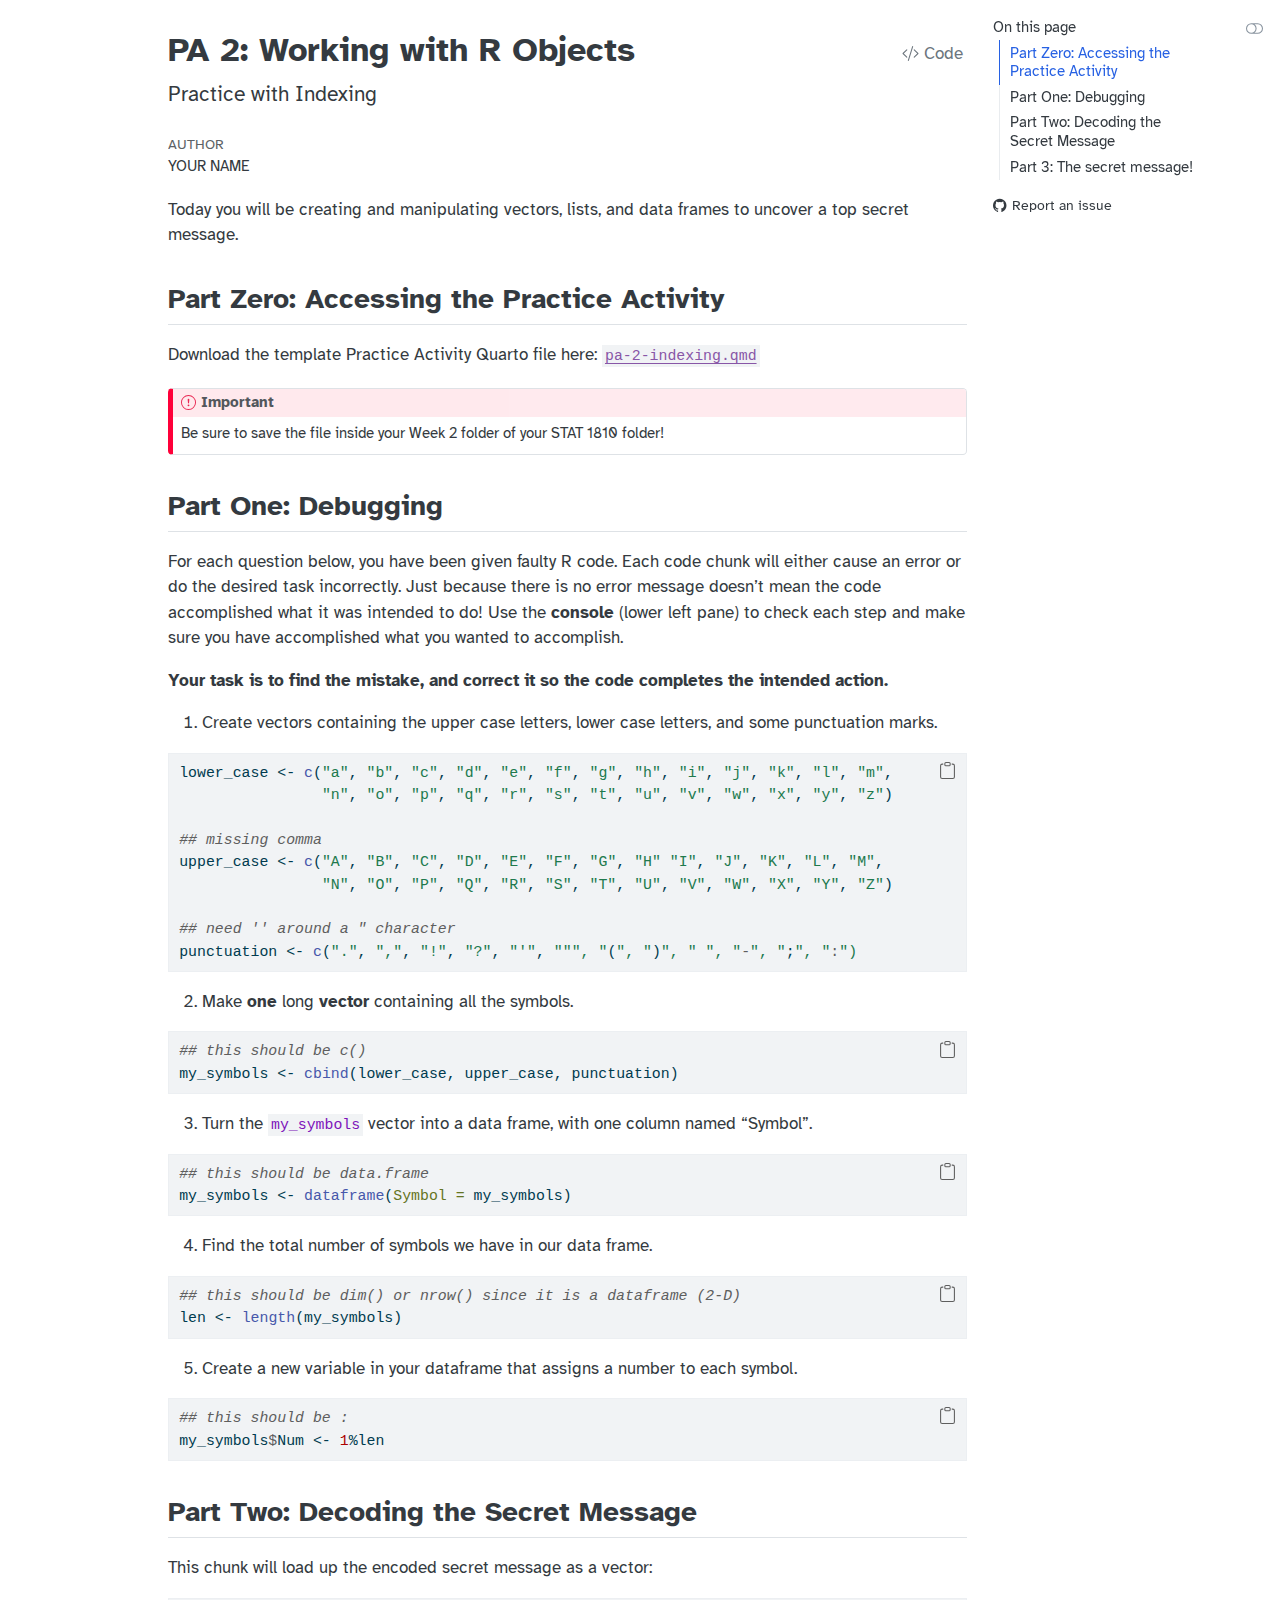
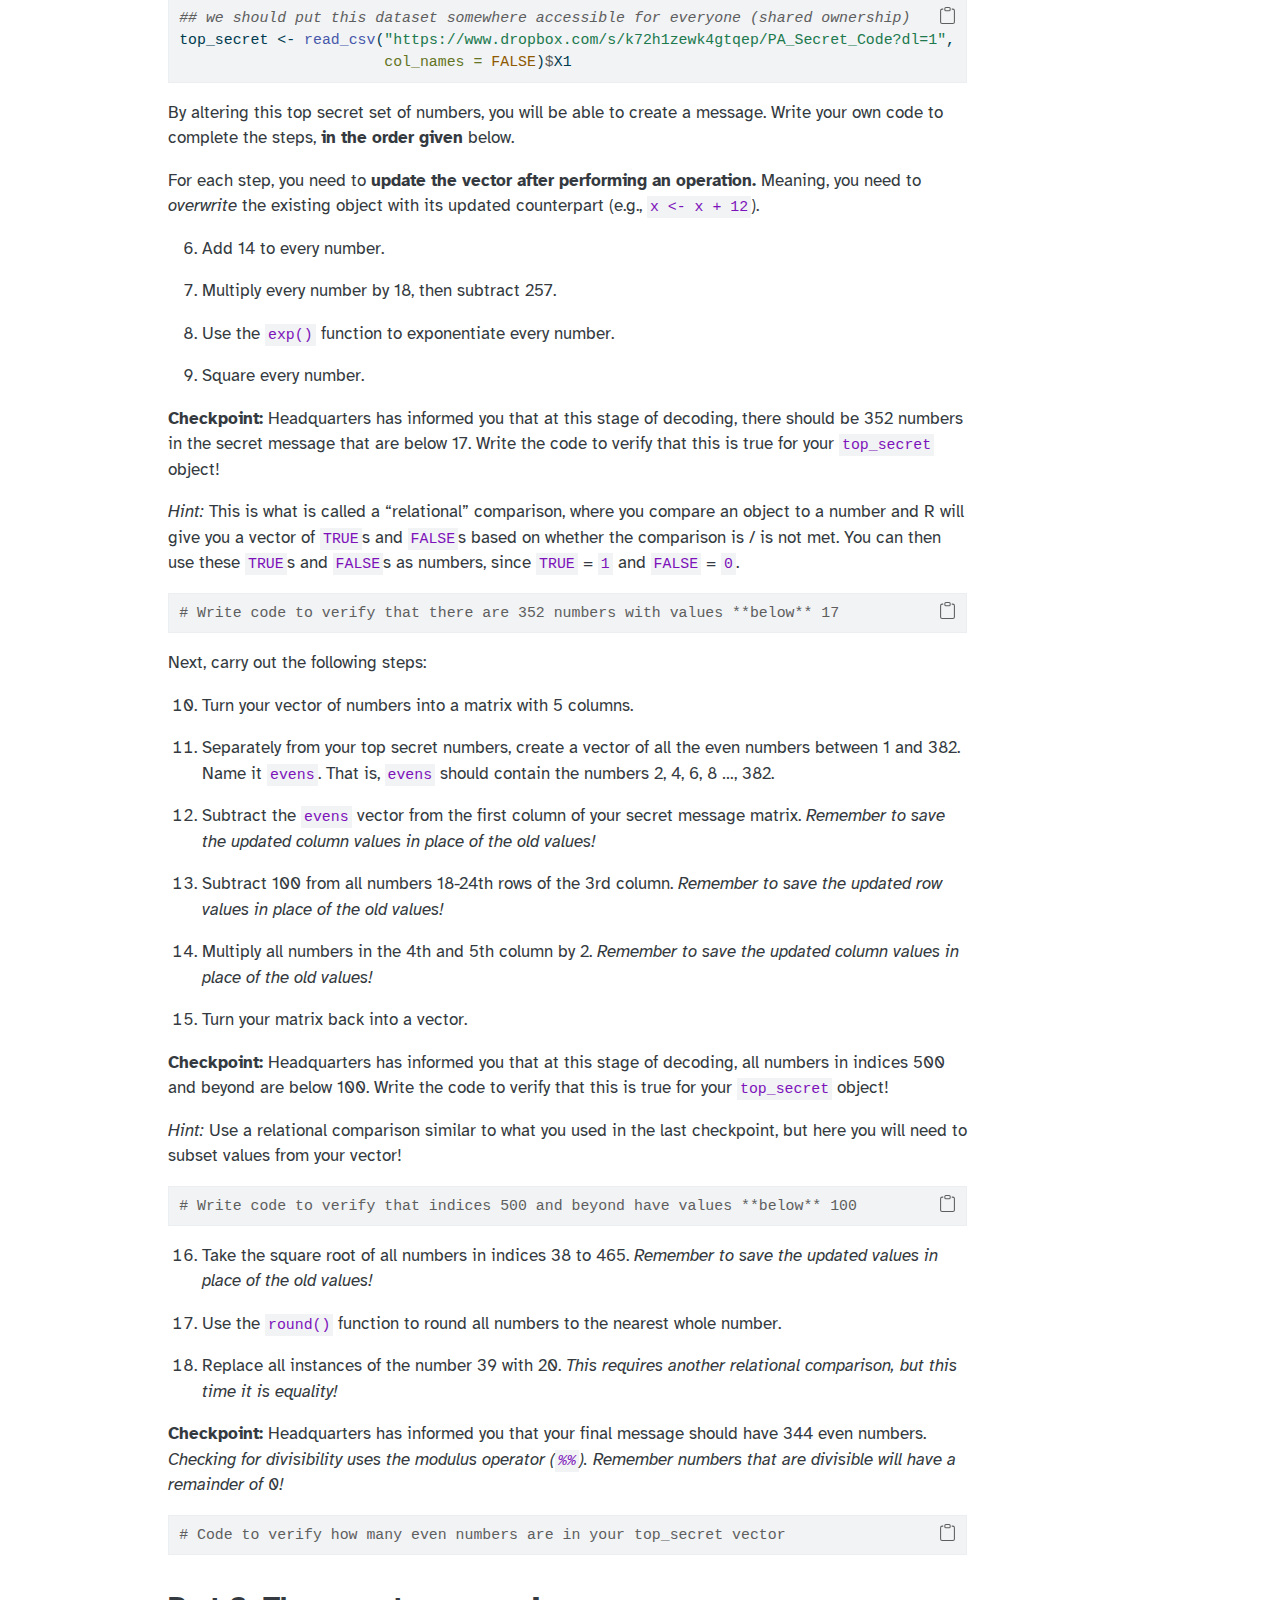
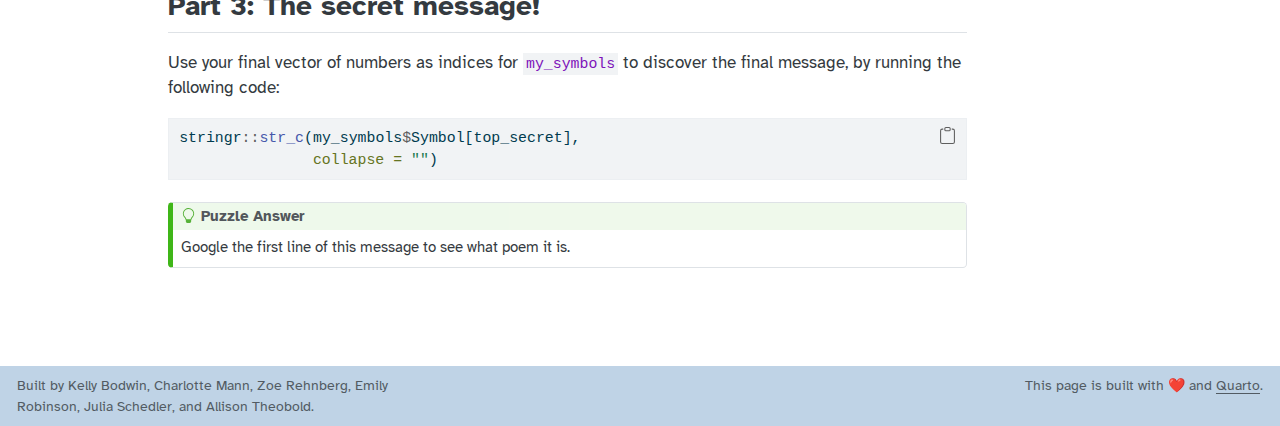
<file: docs/practice-activities/main-version/pa2-indexing.html>
<!DOCTYPE html>
<html xmlns="http://www.w3.org/1999/xhtml" lang="en" xml:lang="en"><head>

<meta charset="utf-8">
<meta name="generator" content="quarto-1.8.26">

<meta name="viewport" content="width=device-width, initial-scale=1.0, user-scalable=yes">

<meta name="author" content="YOUR NAME">

<title>PA 2: Working with R Objects – R is Your Friend</title>
<style>
code{white-space: pre-wrap;}
span.smallcaps{font-variant: small-caps;}
div.columns{display: flex; gap: min(4vw, 1.5em);}
div.column{flex: auto; overflow-x: auto;}
div.hanging-indent{margin-left: 1.5em; text-indent: -1.5em;}
ul.task-list{list-style: none;}
ul.task-list li input[type="checkbox"] {
  width: 0.8em;
  margin: 0 0.8em 0.2em -1em; /* quarto-specific, see https://github.com/quarto-dev/quarto-cli/issues/4556 */ 
  vertical-align: middle;
}
/* CSS for syntax highlighting */
html { -webkit-text-size-adjust: 100%; }
pre > code.sourceCode { white-space: pre; position: relative; }
pre > code.sourceCode > span { display: inline-block; line-height: 1.25; }
pre > code.sourceCode > span:empty { height: 1.2em; }
.sourceCode { overflow: visible; }
code.sourceCode > span { color: inherit; text-decoration: inherit; }
div.sourceCode { margin: 1em 0; }
pre.sourceCode { margin: 0; }
@media screen {
div.sourceCode { overflow: auto; }
}
@media print {
pre > code.sourceCode { white-space: pre-wrap; }
pre > code.sourceCode > span { text-indent: -5em; padding-left: 5em; }
}
pre.numberSource code
  { counter-reset: source-line 0; }
pre.numberSource code > span
  { position: relative; left: -4em; counter-increment: source-line; }
pre.numberSource code > span > a:first-child::before
  { content: counter(source-line);
    position: relative; left: -1em; text-align: right; vertical-align: baseline;
    border: none; display: inline-block;
    -webkit-touch-callout: none; -webkit-user-select: none;
    -khtml-user-select: none; -moz-user-select: none;
    -ms-user-select: none; user-select: none;
    padding: 0 4px; width: 4em;
  }
pre.numberSource { margin-left: 3em;  padding-left: 4px; }
div.sourceCode
  {   }
@media screen {
pre > code.sourceCode > span > a:first-child::before { text-decoration: underline; }
}
</style>


<script src="../../site_libs/quarto-nav/quarto-nav.js"></script>
<script src="../../site_libs/clipboard/clipboard.min.js"></script>
<script src="../../site_libs/quarto-search/autocomplete.umd.js"></script>
<script src="../../site_libs/quarto-search/fuse.min.js"></script>
<script src="../../site_libs/quarto-search/quarto-search.js"></script>
<meta name="quarto:offset" content="../../">
<script src="../../site_libs/quarto-html/quarto.js" type="module"></script>
<script src="../../site_libs/quarto-html/tabsets/tabsets.js" type="module"></script>
<script src="../../site_libs/quarto-html/axe/axe-check.js" type="module"></script>
<script src="../../site_libs/quarto-html/popper.min.js"></script>
<script src="../../site_libs/quarto-html/tippy.umd.min.js"></script>
<script src="../../site_libs/quarto-html/anchor.min.js"></script>
<link href="../../site_libs/quarto-html/tippy.css" rel="stylesheet">
<link href="../../site_libs/quarto-html/quarto-syntax-highlighting-587c61ba64f3a5504c4d52d930310e48.css" rel="stylesheet" class="quarto-color-scheme" id="quarto-text-highlighting-styles">
<link href="../../site_libs/quarto-html/quarto-syntax-highlighting-dark-b758ccaa5987ceb1b75504551e579abf.css" rel="stylesheet" class="quarto-color-scheme quarto-color-alternate" id="quarto-text-highlighting-styles">
<link href="../../site_libs/quarto-html/quarto-syntax-highlighting-587c61ba64f3a5504c4d52d930310e48.css" rel="stylesheet" class="quarto-color-scheme-extra" id="quarto-text-highlighting-styles">
<script src="../../site_libs/bootstrap/bootstrap.min.js"></script>
<link href="../../site_libs/bootstrap/bootstrap-icons.css" rel="stylesheet">
<link href="../../site_libs/bootstrap/bootstrap-fad26494ecb6ad66f4afbfbf12486cc1.min.css" rel="stylesheet" append-hash="true" class="quarto-color-scheme" id="quarto-bootstrap" data-mode="light">
<link href="../../site_libs/bootstrap/bootstrap-dark-7b47a951b730fa877cbee758ae846ea5.min.css" rel="stylesheet" append-hash="true" class="quarto-color-scheme quarto-color-alternate" id="quarto-bootstrap" data-mode="dark">
<link href="../../site_libs/bootstrap/bootstrap-fad26494ecb6ad66f4afbfbf12486cc1.min.css" rel="stylesheet" append-hash="true" class="quarto-color-scheme-extra" id="quarto-bootstrap" data-mode="light">
<script id="quarto-search-options" type="application/json">{
  "location": "sidebar",
  "copy-button": false,
  "collapse-after": 3,
  "panel-placement": "start",
  "type": "textbox",
  "limit": 50,
  "keyboard-shortcut": [
    "f",
    "/",
    "s"
  ],
  "show-item-context": false,
  "language": {
    "search-no-results-text": "No results",
    "search-matching-documents-text": "matching documents",
    "search-copy-link-title": "Copy link to search",
    "search-hide-matches-text": "Hide additional matches",
    "search-more-match-text": "more match in this document",
    "search-more-matches-text": "more matches in this document",
    "search-clear-button-title": "Clear",
    "search-text-placeholder": "",
    "search-detached-cancel-button-title": "Cancel",
    "search-submit-button-title": "Submit",
    "search-label": "Search"
  }
}</script>


</head>

<body class="quarto-light"><script id="quarto-html-before-body" type="application/javascript">
    const toggleBodyColorMode = (bsSheetEl) => {
      const mode = bsSheetEl.getAttribute("data-mode");
      const bodyEl = window.document.querySelector("body");
      if (mode === "dark") {
        bodyEl.classList.add("quarto-dark");
        bodyEl.classList.remove("quarto-light");
      } else {
        bodyEl.classList.add("quarto-light");
        bodyEl.classList.remove("quarto-dark");
      }
    }
    const toggleBodyColorPrimary = () => {
      const bsSheetEl = window.document.querySelector("link#quarto-bootstrap:not([rel=disabled-stylesheet])");
      if (bsSheetEl) {
        toggleBodyColorMode(bsSheetEl);
      }
    }
    const setColorSchemeToggle = (alternate) => {
      const toggles = window.document.querySelectorAll('.quarto-color-scheme-toggle');
      for (let i=0; i < toggles.length; i++) {
        const toggle = toggles[i];
        if (toggle) {
          if (alternate) {
            toggle.classList.add("alternate");
          } else {
            toggle.classList.remove("alternate");
          }
        }
      }
    };
    const toggleColorMode = (alternate) => {
      // Switch the stylesheets
      const primaryStylesheets = window.document.querySelectorAll('link.quarto-color-scheme:not(.quarto-color-alternate)');
      const alternateStylesheets = window.document.querySelectorAll('link.quarto-color-scheme.quarto-color-alternate');
      manageTransitions('#quarto-margin-sidebar .nav-link', false);
      if (alternate) {
        // note: dark is layered on light, we don't disable primary!
        enableStylesheet(alternateStylesheets);
        for (const sheetNode of alternateStylesheets) {
          if (sheetNode.id === "quarto-bootstrap") {
            toggleBodyColorMode(sheetNode);
          }
        }
      } else {
        disableStylesheet(alternateStylesheets);
        enableStylesheet(primaryStylesheets)
        toggleBodyColorPrimary();
      }
      manageTransitions('#quarto-margin-sidebar .nav-link', true);
      // Switch the toggles
      setColorSchemeToggle(alternate)
      // Hack to workaround the fact that safari doesn't
      // properly recolor the scrollbar when toggling (#1455)
      if (navigator.userAgent.indexOf('Safari') > 0 && navigator.userAgent.indexOf('Chrome') == -1) {
        manageTransitions("body", false);
        window.scrollTo(0, 1);
        setTimeout(() => {
          window.scrollTo(0, 0);
          manageTransitions("body", true);
        }, 40);
      }
    }
    const disableStylesheet = (stylesheets) => {
      for (let i=0; i < stylesheets.length; i++) {
        const stylesheet = stylesheets[i];
        stylesheet.rel = 'disabled-stylesheet';
      }
    }
    const enableStylesheet = (stylesheets) => {
      for (let i=0; i < stylesheets.length; i++) {
        const stylesheet = stylesheets[i];
        if(stylesheet.rel !== 'stylesheet') { // for Chrome, which will still FOUC without this check
          stylesheet.rel = 'stylesheet';
        }
      }
    }
    const manageTransitions = (selector, allowTransitions) => {
      const els = window.document.querySelectorAll(selector);
      for (let i=0; i < els.length; i++) {
        const el = els[i];
        if (allowTransitions) {
          el.classList.remove('notransition');
        } else {
          el.classList.add('notransition');
        }
      }
    }
    const isFileUrl = () => {
      return window.location.protocol === 'file:';
    }
    const hasAlternateSentinel = () => {
      let styleSentinel = getColorSchemeSentinel();
      if (styleSentinel !== null) {
        return styleSentinel === "alternate";
      } else {
        return false;
      }
    }
    const setStyleSentinel = (alternate) => {
      const value = alternate ? "alternate" : "default";
      if (!isFileUrl()) {
        window.localStorage.setItem("quarto-color-scheme", value);
      } else {
        localAlternateSentinel = value;
      }
    }
    const getColorSchemeSentinel = () => {
      if (!isFileUrl()) {
        const storageValue = window.localStorage.getItem("quarto-color-scheme");
        return storageValue != null ? storageValue : localAlternateSentinel;
      } else {
        return localAlternateSentinel;
      }
    }
    const toggleGiscusIfUsed = (isAlternate, darkModeDefault) => {
      const baseTheme = document.querySelector('#giscus-base-theme')?.value ?? 'light';
      const alternateTheme = document.querySelector('#giscus-alt-theme')?.value ?? 'dark';
      let newTheme = '';
      if(authorPrefersDark) {
        newTheme = isAlternate ? baseTheme : alternateTheme;
      } else {
        newTheme = isAlternate ? alternateTheme : baseTheme;
      }
      const changeGiscusTheme = () => {
        // From: https://github.com/giscus/giscus/issues/336
        const sendMessage = (message) => {
          const iframe = document.querySelector('iframe.giscus-frame');
          if (!iframe) return;
          iframe.contentWindow.postMessage({ giscus: message }, 'https://giscus.app');
        }
        sendMessage({
          setConfig: {
            theme: newTheme
          }
        });
      }
      const isGiscussLoaded = window.document.querySelector('iframe.giscus-frame') !== null;
      if (isGiscussLoaded) {
        changeGiscusTheme();
      }
    };
    const authorPrefersDark = false;
    const darkModeDefault = authorPrefersDark;
      document.querySelector('link#quarto-text-highlighting-styles.quarto-color-scheme-extra').rel = 'disabled-stylesheet';
      document.querySelector('link#quarto-bootstrap.quarto-color-scheme-extra').rel = 'disabled-stylesheet';
    let localAlternateSentinel = darkModeDefault ? 'alternate' : 'default';
    // Dark / light mode switch
    window.quartoToggleColorScheme = () => {
      // Read the current dark / light value
      let toAlternate = !hasAlternateSentinel();
      toggleColorMode(toAlternate);
      setStyleSentinel(toAlternate);
      toggleGiscusIfUsed(toAlternate, darkModeDefault);
      window.dispatchEvent(new Event('resize'));
    };
    // Switch to dark mode if need be
    if (hasAlternateSentinel()) {
      toggleColorMode(true);
    } else {
      toggleColorMode(false);
    }
  </script>

<div id="quarto-search-results"></div>
<!-- content -->
<div id="quarto-content" class="quarto-container page-columns page-rows-contents page-layout-article">
<!-- sidebar -->
<!-- margin-sidebar -->
    <div id="quarto-margin-sidebar" class="sidebar margin-sidebar">
        <nav id="TOC" role="doc-toc" class="toc-active">
    <h2 id="toc-title">On this page</h2>
   
  <ul>
  <li><a href="#part-zero-accessing-the-practice-activity" id="toc-part-zero-accessing-the-practice-activity" class="nav-link active" data-scroll-target="#part-zero-accessing-the-practice-activity">Part Zero: Accessing the Practice Activity</a></li>
  <li><a href="#part-one-debugging" id="toc-part-one-debugging" class="nav-link" data-scroll-target="#part-one-debugging">Part One: Debugging</a></li>
  <li><a href="#part-two-decoding-the-secret-message" id="toc-part-two-decoding-the-secret-message" class="nav-link" data-scroll-target="#part-two-decoding-the-secret-message">Part Two: Decoding the Secret Message</a></li>
  <li><a href="#part-3-the-secret-message" id="toc-part-3-the-secret-message" class="nav-link" data-scroll-target="#part-3-the-secret-message">Part 3: The secret message!</a></li>
  </ul>
<div class="toc-actions"><ul><li><a href="https://github.com/R-is-your-friend/course-assessments/issues/new" class="toc-action"><i class="bi bi-github"></i>Report an issue</a></li></ul></div></nav>
    </div>
<!-- main -->
<main class="content" id="quarto-document-content">


<header id="title-block-header" class="quarto-title-block default">
<div class="quarto-title">
<div class="quarto-title-block"><div><h1 class="title">PA 2: Working with R Objects</h1><button type="button" class="btn code-tools-button" id="quarto-code-tools-source"><i class="bi"></i> Code</button></div></div>
<p class="subtitle lead">Practice with Indexing</p>
</div>



<div class="quarto-title-meta">

    <div>
    <div class="quarto-title-meta-heading">Author</div>
    <div class="quarto-title-meta-contents">
             <p>YOUR NAME </p>
          </div>
  </div>
    
  
    
  </div>
  


</header>


<p>Today you will be creating and manipulating vectors, lists, and data frames to uncover a top secret message.</p>
<section id="part-zero-accessing-the-practice-activity" class="level2">
<h2 class="anchored" data-anchor-id="part-zero-accessing-the-practice-activity">Part Zero: Accessing the Practice Activity</h2>
<p>Download the template Practice Activity Quarto file here: <a href="student-version/pa-2-indexing.qmd" download=""><code>pa-2-indexing.qmd</code></a></p>
<div class="callout callout-style-default callout-important callout-titled">
<div class="callout-header d-flex align-content-center">
<div class="callout-icon-container">
<i class="callout-icon"></i>
</div>
<div class="callout-title-container flex-fill">
Important
</div>
</div>
<div class="callout-body-container callout-body">
<p>Be sure to save the file inside your Week 2 folder of your STAT 1810 folder!</p>
</div>
</div>
</section>
<section id="part-one-debugging" class="level2">
<h2 class="anchored" data-anchor-id="part-one-debugging">Part One: Debugging</h2>
<p>For each question below, you have been given faulty R code. Each code chunk will either cause an error or do the desired task incorrectly. Just because there is no error message doesn’t mean the code accomplished what it was intended to do! Use the <strong>console</strong> (lower left pane) to check each step and make sure you have accomplished what you wanted to accomplish.</p>
<p><strong>Your task is to find the mistake, and correct it so the code completes the intended action.</strong></p>
<ol type="1">
<li>Create vectors containing the upper case letters, lower case letters, and some punctuation marks.</li>
</ol>
<div class="cell">
<div class="code-copy-outer-scaffold"><div class="sourceCode cell-code" id="cb1"><pre class="sourceCode r code-with-copy"><code class="sourceCode r"><span id="cb1-1"><a href="#cb1-1" aria-hidden="true" tabindex="-1"></a>lower_case <span class="ot">&lt;-</span> <span class="fu">c</span>(<span class="st">"a"</span>, <span class="st">"b"</span>, <span class="st">"c"</span>, <span class="st">"d"</span>, <span class="st">"e"</span>, <span class="st">"f"</span>, <span class="st">"g"</span>, <span class="st">"h"</span>, <span class="st">"i"</span>, <span class="st">"j"</span>, <span class="st">"k"</span>, <span class="st">"l"</span>, <span class="st">"m"</span>,</span>
<span id="cb1-2"><a href="#cb1-2" aria-hidden="true" tabindex="-1"></a>                <span class="st">"n"</span>, <span class="st">"o"</span>, <span class="st">"p"</span>, <span class="st">"q"</span>, <span class="st">"r"</span>, <span class="st">"s"</span>, <span class="st">"t"</span>, <span class="st">"u"</span>, <span class="st">"v"</span>, <span class="st">"w"</span>, <span class="st">"x"</span>, <span class="st">"y"</span>, <span class="st">"z"</span>)</span>
<span id="cb1-3"><a href="#cb1-3" aria-hidden="true" tabindex="-1"></a></span>
<span id="cb1-4"><a href="#cb1-4" aria-hidden="true" tabindex="-1"></a><span class="do">## missing comma</span></span>
<span id="cb1-5"><a href="#cb1-5" aria-hidden="true" tabindex="-1"></a>upper_case <span class="ot">&lt;-</span> <span class="fu">c</span>(<span class="st">"A"</span>, <span class="st">"B"</span>, <span class="st">"C"</span>, <span class="st">"D"</span>, <span class="st">"E"</span>, <span class="st">"F"</span>, <span class="st">"G"</span>, <span class="st">"H"</span> <span class="st">"I"</span>, <span class="st">"J"</span>, <span class="st">"K"</span>, <span class="st">"L"</span>, <span class="st">"M"</span>,</span>
<span id="cb1-6"><a href="#cb1-6" aria-hidden="true" tabindex="-1"></a>                <span class="st">"N"</span>, <span class="st">"O"</span>, <span class="st">"P"</span>, <span class="st">"Q"</span>, <span class="st">"R"</span>, <span class="st">"S"</span>, <span class="st">"T"</span>, <span class="st">"U"</span>, <span class="st">"V"</span>, <span class="st">"W"</span>, <span class="st">"X"</span>, <span class="st">"Y"</span>, <span class="st">"Z"</span>)</span>
<span id="cb1-7"><a href="#cb1-7" aria-hidden="true" tabindex="-1"></a></span>
<span id="cb1-8"><a href="#cb1-8" aria-hidden="true" tabindex="-1"></a><span class="do">## need '' around a " character</span></span>
<span id="cb1-9"><a href="#cb1-9" aria-hidden="true" tabindex="-1"></a>punctuation <span class="ot">&lt;-</span> <span class="fu">c</span>(<span class="st">"."</span>, <span class="st">","</span>, <span class="st">"!"</span>, <span class="st">"?"</span>, <span class="st">"'"</span>, <span class="st">""", "</span>(<span class="st">", "</span>)<span class="st">", "</span> <span class="st">", "</span><span class="sc">-</span><span class="st">", "</span>;<span class="st">", "</span><span class="sc">:</span><span class="st">")</span></span></code></pre></div><button title="Copy to Clipboard" class="code-copy-button"><i class="bi"></i></button></div>
</div>
<ol start="2" type="1">
<li>Make <strong>one</strong> long <strong>vector</strong> containing all the symbols.</li>
</ol>
<div class="cell">
<div class="code-copy-outer-scaffold"><div class="sourceCode cell-code" id="cb2"><pre class="sourceCode r code-with-copy"><code class="sourceCode r"><span id="cb2-1"><a href="#cb2-1" aria-hidden="true" tabindex="-1"></a><span class="do">## this should be c()</span></span>
<span id="cb2-2"><a href="#cb2-2" aria-hidden="true" tabindex="-1"></a>my_symbols <span class="ot">&lt;-</span> <span class="fu">cbind</span>(lower_case, upper_case, punctuation)</span></code></pre></div><button title="Copy to Clipboard" class="code-copy-button"><i class="bi"></i></button></div>
</div>
<ol start="3" type="1">
<li>Turn the <code>my_symbols</code> vector into a data frame, with one column named “Symbol”.</li>
</ol>
<div class="cell">
<div class="code-copy-outer-scaffold"><div class="sourceCode cell-code" id="cb3"><pre class="sourceCode r code-with-copy"><code class="sourceCode r"><span id="cb3-1"><a href="#cb3-1" aria-hidden="true" tabindex="-1"></a><span class="do">## this should be data.frame</span></span>
<span id="cb3-2"><a href="#cb3-2" aria-hidden="true" tabindex="-1"></a>my_symbols <span class="ot">&lt;-</span> <span class="fu">dataframe</span>(<span class="at">Symbol =</span> my_symbols)</span></code></pre></div><button title="Copy to Clipboard" class="code-copy-button"><i class="bi"></i></button></div>
</div>
<ol start="4" type="1">
<li>Find the total number of symbols we have in our data frame.</li>
</ol>
<div class="cell">
<div class="code-copy-outer-scaffold"><div class="sourceCode cell-code" id="cb4"><pre class="sourceCode r code-with-copy"><code class="sourceCode r"><span id="cb4-1"><a href="#cb4-1" aria-hidden="true" tabindex="-1"></a><span class="do">## this should be dim() or nrow() since it is a dataframe (2-D)</span></span>
<span id="cb4-2"><a href="#cb4-2" aria-hidden="true" tabindex="-1"></a>len <span class="ot">&lt;-</span> <span class="fu">length</span>(my_symbols)</span></code></pre></div><button title="Copy to Clipboard" class="code-copy-button"><i class="bi"></i></button></div>
</div>
<ol start="5" type="1">
<li>Create a new variable in your dataframe that assigns a number to each symbol.</li>
</ol>
<div class="cell">
<div class="code-copy-outer-scaffold"><div class="sourceCode cell-code" id="cb5"><pre class="sourceCode r code-with-copy"><code class="sourceCode r"><span id="cb5-1"><a href="#cb5-1" aria-hidden="true" tabindex="-1"></a><span class="do">## this should be : </span></span>
<span id="cb5-2"><a href="#cb5-2" aria-hidden="true" tabindex="-1"></a>my_symbols<span class="sc">$</span>Num <span class="ot">&lt;-</span> <span class="dv">1</span>%len</span></code></pre></div><button title="Copy to Clipboard" class="code-copy-button"><i class="bi"></i></button></div>
</div>
</section>
<section id="part-two-decoding-the-secret-message" class="level2">
<h2 class="anchored" data-anchor-id="part-two-decoding-the-secret-message">Part Two: Decoding the Secret Message</h2>
<p>This chunk will load up the encoded secret message as a vector:</p>
<div class="cell">
<div class="code-copy-outer-scaffold"><div class="sourceCode cell-code" id="cb6"><pre class="sourceCode r code-with-copy"><code class="sourceCode r"><span id="cb6-1"><a href="#cb6-1" aria-hidden="true" tabindex="-1"></a><span class="do">## we should put this dataset somewhere accessible for everyone (shared ownership)</span></span>
<span id="cb6-2"><a href="#cb6-2" aria-hidden="true" tabindex="-1"></a>top_secret <span class="ot">&lt;-</span> <span class="fu">read_csv</span>(<span class="st">"https://www.dropbox.com/s/k72h1zewk4gtqep/PA_Secret_Code?dl=1"</span>, </span>
<span id="cb6-3"><a href="#cb6-3" aria-hidden="true" tabindex="-1"></a>                       <span class="at">col_names =</span> <span class="cn">FALSE</span>)<span class="sc">$</span>X1</span></code></pre></div><button title="Copy to Clipboard" class="code-copy-button"><i class="bi"></i></button></div>
</div>
<p>By altering this top secret set of numbers, you will be able to create a message. Write your own code to complete the steps, <strong>in the order given</strong> below.</p>
<p>For each step, you need to <strong>update the vector after performing an operation.</strong> Meaning, you need to <em>overwrite</em> the existing object with its updated counterpart (e.g., <code>x &lt;- x + 12</code>).</p>
<ol start="6" type="1">
<li><p>Add 14 to every number.</p></li>
<li><p>Multiply every number by 18, then subtract 257.</p></li>
<li><p>Use the <code>exp()</code> function to exponentiate every number.</p></li>
<li><p>Square every number.</p></li>
</ol>
<p><strong>Checkpoint:</strong> Headquarters has informed you that at this stage of decoding, there should be 352 numbers in the secret message that are below 17. Write the code to verify that this is true for your <code>top_secret</code> object!</p>
<p><em>Hint:</em> This is what is called a “relational” comparison, where you compare an object to a number and R will give you a vector of <code>TRUE</code>s and <code>FALSE</code>s based on whether the comparison is / is not met. You can then use these <code>TRUE</code>s and <code>FALSE</code>s as numbers, since <code>TRUE</code> = <code>1</code> and <code>FALSE</code> = <code>0</code>.</p>
<div class="cell">
<div class="code-copy-outer-scaffold"><div class="sourceCode cell-code" id="cb7"><pre class="sourceCode r code-with-copy"><code class="sourceCode r"><span id="cb7-1"><a href="#cb7-1" aria-hidden="true" tabindex="-1"></a><span class="co"># Write code to verify that there are 352 numbers with values **below** 17</span></span></code></pre></div><button title="Copy to Clipboard" class="code-copy-button"><i class="bi"></i></button></div>
</div>
<p>Next, carry out the following steps:</p>
<ol start="10" type="1">
<li><p>Turn your vector of numbers into a matrix with 5 columns.</p></li>
<li><p>Separately from your top secret numbers, create a vector of all the even numbers between 1 and 382. Name it <code>evens</code>. That is, <code>evens</code> should contain the numbers 2, 4, 6, 8 …, 382.</p></li>
<li><p>Subtract the <code>evens</code> vector from the first column of your secret message matrix. <em>Remember to save the updated column values in place of the old values!</em></p></li>
<li><p>Subtract 100 from all numbers 18-24th rows of the 3rd column. <em>Remember to save the updated row values in place of the old values!</em></p></li>
<li><p>Multiply all numbers in the 4th and 5th column by 2. <em>Remember to save the updated column values in place of the old values!</em></p></li>
<li><p>Turn your matrix back into a vector.</p></li>
</ol>
<p><strong>Checkpoint:</strong> Headquarters has informed you that at this stage of decoding, all numbers in indices 500 and beyond are below 100. Write the code to verify that this is true for your <code>top_secret</code> object!</p>
<p><em>Hint:</em> Use a relational comparison similar to what you used in the last checkpoint, but here you will need to subset values from your vector!</p>
<div class="cell">
<div class="code-copy-outer-scaffold"><div class="sourceCode cell-code" id="cb8"><pre class="sourceCode r code-with-copy"><code class="sourceCode r"><span id="cb8-1"><a href="#cb8-1" aria-hidden="true" tabindex="-1"></a><span class="co"># Write code to verify that indices 500 and beyond have values **below** 100</span></span></code></pre></div><button title="Copy to Clipboard" class="code-copy-button"><i class="bi"></i></button></div>
</div>
<ol start="16" type="1">
<li><p>Take the square root of all numbers in indices 38 to 465. <em>Remember to save the updated values in place of the old values!</em></p></li>
<li><p>Use the <code>round()</code> function to round all numbers to the nearest whole number.</p></li>
<li><p>Replace all instances of the number 39 with 20. <em>This requires another relational comparison, but this time it is equality!</em></p></li>
</ol>
<p><strong>Checkpoint:</strong> Headquarters has informed you that your final message should have 344 even numbers. <em>Checking for divisibility uses the modulus operator (<code>%%</code>). Remember numbers that are divisible will have a remainder of 0!</em></p>
<div class="cell">
<div class="code-copy-outer-scaffold"><div class="sourceCode cell-code" id="cb9"><pre class="sourceCode r code-with-copy"><code class="sourceCode r"><span id="cb9-1"><a href="#cb9-1" aria-hidden="true" tabindex="-1"></a><span class="co"># Code to verify how many even numbers are in your top_secret vector</span></span></code></pre></div><button title="Copy to Clipboard" class="code-copy-button"><i class="bi"></i></button></div>
</div>
</section>
<section id="part-3-the-secret-message" class="level2">
<h2 class="anchored" data-anchor-id="part-3-the-secret-message">Part 3: The secret message!</h2>
<p>Use your final vector of numbers as indices for <code>my_symbols</code> to discover the final message, by running the following code:</p>
<div class="cell">
<div class="code-copy-outer-scaffold"><div class="sourceCode cell-code" id="cb10"><pre class="sourceCode r code-with-copy"><code class="sourceCode r"><span id="cb10-1"><a href="#cb10-1" aria-hidden="true" tabindex="-1"></a>stringr<span class="sc">::</span><span class="fu">str_c</span>(my_symbols<span class="sc">$</span>Symbol[top_secret], </span>
<span id="cb10-2"><a href="#cb10-2" aria-hidden="true" tabindex="-1"></a>               <span class="at">collapse =</span> <span class="st">""</span>)</span></code></pre></div><button title="Copy to Clipboard" class="code-copy-button"><i class="bi"></i></button></div>
</div>
<div class="callout callout-style-default callout-tip callout-titled">
<div class="callout-header d-flex align-content-center">
<div class="callout-icon-container">
<i class="callout-icon"></i>
</div>
<div class="callout-title-container flex-fill">
<span class="screen-reader-only">Tip</span>Puzzle Answer
</div>
</div>
<div class="callout-body-container callout-body">
<p>Google the first line of this message to see what poem it is.</p>
</div>
</div>


<!-- -->

</section>

</main> <!-- /main -->
<script id="quarto-html-after-body" type="application/javascript">
  window.document.addEventListener("DOMContentLoaded", function (event) {
    // Ensure there is a toggle, if there isn't float one in the top right
    if (window.document.querySelector('.quarto-color-scheme-toggle') === null) {
      const a = window.document.createElement('a');
      a.classList.add('top-right');
      a.classList.add('quarto-color-scheme-toggle');
      a.href = "";
      a.onclick = function() { try { window.quartoToggleColorScheme(); } catch {} return false; };
      const i = window.document.createElement("i");
      i.classList.add('bi');
      a.appendChild(i);
      window.document.body.appendChild(a);
    }
    setColorSchemeToggle(hasAlternateSentinel())
    const icon = "";
    const anchorJS = new window.AnchorJS();
    anchorJS.options = {
      placement: 'right',
      icon: icon
    };
    anchorJS.add('.anchored');
    const isCodeAnnotation = (el) => {
      for (const clz of el.classList) {
        if (clz.startsWith('code-annotation-')) {                     
          return true;
        }
      }
      return false;
    }
    const onCopySuccess = function(e) {
      // button target
      const button = e.trigger;
      // don't keep focus
      button.blur();
      // flash "checked"
      button.classList.add('code-copy-button-checked');
      var currentTitle = button.getAttribute("title");
      button.setAttribute("title", "Copied!");
      let tooltip;
      if (window.bootstrap) {
        button.setAttribute("data-bs-toggle", "tooltip");
        button.setAttribute("data-bs-placement", "left");
        button.setAttribute("data-bs-title", "Copied!");
        tooltip = new bootstrap.Tooltip(button, 
          { trigger: "manual", 
            customClass: "code-copy-button-tooltip",
            offset: [0, -8]});
        tooltip.show();    
      }
      setTimeout(function() {
        if (tooltip) {
          tooltip.hide();
          button.removeAttribute("data-bs-title");
          button.removeAttribute("data-bs-toggle");
          button.removeAttribute("data-bs-placement");
        }
        button.setAttribute("title", currentTitle);
        button.classList.remove('code-copy-button-checked');
      }, 1000);
      // clear code selection
      e.clearSelection();
    }
    const getTextToCopy = function(trigger) {
      const outerScaffold = trigger.parentElement.cloneNode(true);
      const codeEl = outerScaffold.querySelector('code');
      for (const childEl of codeEl.children) {
        if (isCodeAnnotation(childEl)) {
          childEl.remove();
        }
      }
      return codeEl.innerText;
    }
    const clipboard = new window.ClipboardJS('.code-copy-button:not([data-in-quarto-modal])', {
      text: getTextToCopy
    });
    clipboard.on('success', onCopySuccess);
    if (window.document.getElementById('quarto-embedded-source-code-modal')) {
      const clipboardModal = new window.ClipboardJS('.code-copy-button[data-in-quarto-modal]', {
        text: getTextToCopy,
        container: window.document.getElementById('quarto-embedded-source-code-modal')
      });
      clipboardModal.on('success', onCopySuccess);
    }
    const viewSource = window.document.getElementById('quarto-view-source') ||
                       window.document.getElementById('quarto-code-tools-source');
    if (viewSource) {
      const sourceUrl = viewSource.getAttribute("data-quarto-source-url");
      viewSource.addEventListener("click", function(e) {
        if (sourceUrl) {
          // rstudio viewer pane
          if (/\bcapabilities=\b/.test(window.location)) {
            window.open(sourceUrl);
          } else {
            window.location.href = sourceUrl;
          }
        } else {
          const modal = new bootstrap.Modal(document.getElementById('quarto-embedded-source-code-modal'));
          modal.show();
        }
        return false;
      });
    }
    function toggleCodeHandler(show) {
      return function(e) {
        const detailsSrc = window.document.querySelectorAll(".cell > details > .sourceCode");
        for (let i=0; i<detailsSrc.length; i++) {
          const details = detailsSrc[i].parentElement;
          if (show) {
            details.open = true;
          } else {
            details.removeAttribute("open");
          }
        }
        const cellCodeDivs = window.document.querySelectorAll(".cell > .sourceCode");
        const fromCls = show ? "hidden" : "unhidden";
        const toCls = show ? "unhidden" : "hidden";
        for (let i=0; i<cellCodeDivs.length; i++) {
          const codeDiv = cellCodeDivs[i];
          if (codeDiv.classList.contains(fromCls)) {
            codeDiv.classList.remove(fromCls);
            codeDiv.classList.add(toCls);
          } 
        }
        return false;
      }
    }
    const hideAllCode = window.document.getElementById("quarto-hide-all-code");
    if (hideAllCode) {
      hideAllCode.addEventListener("click", toggleCodeHandler(false));
    }
    const showAllCode = window.document.getElementById("quarto-show-all-code");
    if (showAllCode) {
      showAllCode.addEventListener("click", toggleCodeHandler(true));
    }
      var localhostRegex = new RegExp(/^(?:http|https):\/\/localhost\:?[0-9]*\//);
      var mailtoRegex = new RegExp(/^mailto:/);
        var filterRegex = new RegExp("https:\/\/R-is-your-friend\.github\.io\/course-assessments");
      var isInternal = (href) => {
          return filterRegex.test(href) || localhostRegex.test(href) || mailtoRegex.test(href);
      }
      // Inspect non-navigation links and adorn them if external
     var links = window.document.querySelectorAll('a[href]:not(.nav-link):not(.navbar-brand):not(.toc-action):not(.sidebar-link):not(.sidebar-item-toggle):not(.pagination-link):not(.no-external):not([aria-hidden]):not(.dropdown-item):not(.quarto-navigation-tool):not(.about-link)');
      for (var i=0; i<links.length; i++) {
        const link = links[i];
        if (!isInternal(link.href)) {
          // undo the damage that might have been done by quarto-nav.js in the case of
          // links that we want to consider external
          if (link.dataset.originalHref !== undefined) {
            link.href = link.dataset.originalHref;
          }
        }
      }
    function tippyHover(el, contentFn, onTriggerFn, onUntriggerFn) {
      const config = {
        allowHTML: true,
        maxWidth: 500,
        delay: 100,
        arrow: false,
        appendTo: function(el) {
            return el.parentElement;
        },
        interactive: true,
        interactiveBorder: 10,
        theme: 'quarto',
        placement: 'bottom-start',
      };
      if (contentFn) {
        config.content = contentFn;
      }
      if (onTriggerFn) {
        config.onTrigger = onTriggerFn;
      }
      if (onUntriggerFn) {
        config.onUntrigger = onUntriggerFn;
      }
      window.tippy(el, config); 
    }
    const noterefs = window.document.querySelectorAll('a[role="doc-noteref"]');
    for (var i=0; i<noterefs.length; i++) {
      const ref = noterefs[i];
      tippyHover(ref, function() {
        // use id or data attribute instead here
        let href = ref.getAttribute('data-footnote-href') || ref.getAttribute('href');
        try { href = new URL(href).hash; } catch {}
        const id = href.replace(/^#\/?/, "");
        const note = window.document.getElementById(id);
        if (note) {
          return note.innerHTML;
        } else {
          return "";
        }
      });
    }
    const xrefs = window.document.querySelectorAll('a.quarto-xref');
    const processXRef = (id, note) => {
      // Strip column container classes
      const stripColumnClz = (el) => {
        el.classList.remove("page-full", "page-columns");
        if (el.children) {
          for (const child of el.children) {
            stripColumnClz(child);
          }
        }
      }
      stripColumnClz(note)
      if (id === null || id.startsWith('sec-')) {
        // Special case sections, only their first couple elements
        const container = document.createElement("div");
        if (note.children && note.children.length > 2) {
          container.appendChild(note.children[0].cloneNode(true));
          for (let i = 1; i < note.children.length; i++) {
            const child = note.children[i];
            if (child.tagName === "P" && child.innerText === "") {
              continue;
            } else {
              container.appendChild(child.cloneNode(true));
              break;
            }
          }
          if (window.Quarto?.typesetMath) {
            window.Quarto.typesetMath(container);
          }
          return container.innerHTML
        } else {
          if (window.Quarto?.typesetMath) {
            window.Quarto.typesetMath(note);
          }
          return note.innerHTML;
        }
      } else {
        // Remove any anchor links if they are present
        const anchorLink = note.querySelector('a.anchorjs-link');
        if (anchorLink) {
          anchorLink.remove();
        }
        if (window.Quarto?.typesetMath) {
          window.Quarto.typesetMath(note);
        }
        if (note.classList.contains("callout")) {
          return note.outerHTML;
        } else {
          return note.innerHTML;
        }
      }
    }
    for (var i=0; i<xrefs.length; i++) {
      const xref = xrefs[i];
      tippyHover(xref, undefined, function(instance) {
        instance.disable();
        let url = xref.getAttribute('href');
        let hash = undefined; 
        if (url.startsWith('#')) {
          hash = url;
        } else {
          try { hash = new URL(url).hash; } catch {}
        }
        if (hash) {
          const id = hash.replace(/^#\/?/, "");
          const note = window.document.getElementById(id);
          if (note !== null) {
            try {
              const html = processXRef(id, note.cloneNode(true));
              instance.setContent(html);
            } finally {
              instance.enable();
              instance.show();
            }
          } else {
            // See if we can fetch this
            fetch(url.split('#')[0])
            .then(res => res.text())
            .then(html => {
              const parser = new DOMParser();
              const htmlDoc = parser.parseFromString(html, "text/html");
              const note = htmlDoc.getElementById(id);
              if (note !== null) {
                const html = processXRef(id, note);
                instance.setContent(html);
              } 
            }).finally(() => {
              instance.enable();
              instance.show();
            });
          }
        } else {
          // See if we can fetch a full url (with no hash to target)
          // This is a special case and we should probably do some content thinning / targeting
          fetch(url)
          .then(res => res.text())
          .then(html => {
            const parser = new DOMParser();
            const htmlDoc = parser.parseFromString(html, "text/html");
            const note = htmlDoc.querySelector('main.content');
            if (note !== null) {
              // This should only happen for chapter cross references
              // (since there is no id in the URL)
              // remove the first header
              if (note.children.length > 0 && note.children[0].tagName === "HEADER") {
                note.children[0].remove();
              }
              const html = processXRef(null, note);
              instance.setContent(html);
            } 
          }).finally(() => {
            instance.enable();
            instance.show();
          });
        }
      }, function(instance) {
      });
    }
        let selectedAnnoteEl;
        const selectorForAnnotation = ( cell, annotation) => {
          let cellAttr = 'data-code-cell="' + cell + '"';
          let lineAttr = 'data-code-annotation="' +  annotation + '"';
          const selector = 'span[' + cellAttr + '][' + lineAttr + ']';
          return selector;
        }
        const selectCodeLines = (annoteEl) => {
          const doc = window.document;
          const targetCell = annoteEl.getAttribute("data-target-cell");
          const targetAnnotation = annoteEl.getAttribute("data-target-annotation");
          const annoteSpan = window.document.querySelector(selectorForAnnotation(targetCell, targetAnnotation));
          const lines = annoteSpan.getAttribute("data-code-lines").split(",");
          const lineIds = lines.map((line) => {
            return targetCell + "-" + line;
          })
          let top = null;
          let height = null;
          let parent = null;
          if (lineIds.length > 0) {
              //compute the position of the single el (top and bottom and make a div)
              const el = window.document.getElementById(lineIds[0]);
              top = el.offsetTop;
              height = el.offsetHeight;
              parent = el.parentElement.parentElement;
            if (lineIds.length > 1) {
              const lastEl = window.document.getElementById(lineIds[lineIds.length - 1]);
              const bottom = lastEl.offsetTop + lastEl.offsetHeight;
              height = bottom - top;
            }
            if (top !== null && height !== null && parent !== null) {
              // cook up a div (if necessary) and position it 
              let div = window.document.getElementById("code-annotation-line-highlight");
              if (div === null) {
                div = window.document.createElement("div");
                div.setAttribute("id", "code-annotation-line-highlight");
                div.style.position = 'absolute';
                parent.appendChild(div);
              }
              div.style.top = top - 2 + "px";
              div.style.height = height + 4 + "px";
              div.style.left = 0;
              let gutterDiv = window.document.getElementById("code-annotation-line-highlight-gutter");
              if (gutterDiv === null) {
                gutterDiv = window.document.createElement("div");
                gutterDiv.setAttribute("id", "code-annotation-line-highlight-gutter");
                gutterDiv.style.position = 'absolute';
                const codeCell = window.document.getElementById(targetCell);
                const gutter = codeCell.querySelector('.code-annotation-gutter');
                gutter.appendChild(gutterDiv);
              }
              gutterDiv.style.top = top - 2 + "px";
              gutterDiv.style.height = height + 4 + "px";
            }
            selectedAnnoteEl = annoteEl;
          }
        };
        const unselectCodeLines = () => {
          const elementsIds = ["code-annotation-line-highlight", "code-annotation-line-highlight-gutter"];
          elementsIds.forEach((elId) => {
            const div = window.document.getElementById(elId);
            if (div) {
              div.remove();
            }
          });
          selectedAnnoteEl = undefined;
        };
          // Handle positioning of the toggle
      window.addEventListener(
        "resize",
        throttle(() => {
          elRect = undefined;
          if (selectedAnnoteEl) {
            selectCodeLines(selectedAnnoteEl);
          }
        }, 10)
      );
      function throttle(fn, ms) {
      let throttle = false;
      let timer;
        return (...args) => {
          if(!throttle) { // first call gets through
              fn.apply(this, args);
              throttle = true;
          } else { // all the others get throttled
              if(timer) clearTimeout(timer); // cancel #2
              timer = setTimeout(() => {
                fn.apply(this, args);
                timer = throttle = false;
              }, ms);
          }
        };
      }
        // Attach click handler to the DT
        const annoteDls = window.document.querySelectorAll('dt[data-target-cell]');
        for (const annoteDlNode of annoteDls) {
          annoteDlNode.addEventListener('click', (event) => {
            const clickedEl = event.target;
            if (clickedEl !== selectedAnnoteEl) {
              unselectCodeLines();
              const activeEl = window.document.querySelector('dt[data-target-cell].code-annotation-active');
              if (activeEl) {
                activeEl.classList.remove('code-annotation-active');
              }
              selectCodeLines(clickedEl);
              clickedEl.classList.add('code-annotation-active');
            } else {
              // Unselect the line
              unselectCodeLines();
              clickedEl.classList.remove('code-annotation-active');
            }
          });
        }
    const findCites = (el) => {
      const parentEl = el.parentElement;
      if (parentEl) {
        const cites = parentEl.dataset.cites;
        if (cites) {
          return {
            el,
            cites: cites.split(' ')
          };
        } else {
          return findCites(el.parentElement)
        }
      } else {
        return undefined;
      }
    };
    var bibliorefs = window.document.querySelectorAll('a[role="doc-biblioref"]');
    for (var i=0; i<bibliorefs.length; i++) {
      const ref = bibliorefs[i];
      const citeInfo = findCites(ref);
      if (citeInfo) {
        tippyHover(citeInfo.el, function() {
          var popup = window.document.createElement('div');
          citeInfo.cites.forEach(function(cite) {
            var citeDiv = window.document.createElement('div');
            citeDiv.classList.add('hanging-indent');
            citeDiv.classList.add('csl-entry');
            var biblioDiv = window.document.getElementById('ref-' + cite);
            if (biblioDiv) {
              citeDiv.innerHTML = biblioDiv.innerHTML;
            }
            popup.appendChild(citeDiv);
          });
          return popup.innerHTML;
        });
      }
    }
  });
  </script><div class="modal fade" id="quarto-embedded-source-code-modal" tabindex="-1" aria-labelledby="quarto-embedded-source-code-modal-label" aria-hidden="true"><div class="modal-dialog modal-dialog-scrollable"><div class="modal-content"><div class="modal-header"><h5 class="modal-title" id="quarto-embedded-source-code-modal-label">Source Code</h5><button class="btn-close" data-bs-dismiss="modal"></button></div><div class="modal-body"><div class="">
<div class="code-copy-outer-scaffold"><div class="sourceCode" id="cb11" data-shortcodes="false"><pre class="sourceCode markdown code-with-copy"><code class="sourceCode markdown"><span id="cb11-1"><a href="#cb11-1" aria-hidden="true" tabindex="-1"></a><span class="co">---</span></span>
<span id="cb11-2"><a href="#cb11-2" aria-hidden="true" tabindex="-1"></a><span class="an">title:</span><span class="co"> "PA 2: Working with R Objects"</span></span>
<span id="cb11-3"><a href="#cb11-3" aria-hidden="true" tabindex="-1"></a><span class="an">subtitle:</span><span class="co"> "Practice with Indexing"</span></span>
<span id="cb11-4"><a href="#cb11-4" aria-hidden="true" tabindex="-1"></a><span class="an">author:</span><span class="co"> "YOUR NAME"</span></span>
<span id="cb11-5"><a href="#cb11-5" aria-hidden="true" tabindex="-1"></a><span class="an">format:</span><span class="co"> </span></span>
<span id="cb11-6"><a href="#cb11-6" aria-hidden="true" tabindex="-1"></a><span class="co">  html:</span></span>
<span id="cb11-7"><a href="#cb11-7" aria-hidden="true" tabindex="-1"></a><span class="co">   code-tools: true</span></span>
<span id="cb11-8"><a href="#cb11-8" aria-hidden="true" tabindex="-1"></a><span class="an">execute:</span></span>
<span id="cb11-9"><a href="#cb11-9" aria-hidden="true" tabindex="-1"></a><span class="co">  echo: true</span></span>
<span id="cb11-10"><a href="#cb11-10" aria-hidden="true" tabindex="-1"></a><span class="co">  error: true</span></span>
<span id="cb11-11"><a href="#cb11-11" aria-hidden="true" tabindex="-1"></a><span class="co">  eval: false</span></span>
<span id="cb11-12"><a href="#cb11-12" aria-hidden="true" tabindex="-1"></a><span class="co">---</span></span>
<span id="cb11-13"><a href="#cb11-13" aria-hidden="true" tabindex="-1"></a></span>
<span id="cb11-14"><a href="#cb11-14" aria-hidden="true" tabindex="-1"></a><span class="in">```{r packages}</span></span>
<span id="cb11-15"><a href="#cb11-15" aria-hidden="true" tabindex="-1"></a><span class="co">#| include: false</span></span>
<span id="cb11-16"><a href="#cb11-16" aria-hidden="true" tabindex="-1"></a></span>
<span id="cb11-17"><a href="#cb11-17" aria-hidden="true" tabindex="-1"></a><span class="fu">library</span>(tidyverse)</span>
<span id="cb11-18"><a href="#cb11-18" aria-hidden="true" tabindex="-1"></a><span class="in">```</span></span>
<span id="cb11-19"><a href="#cb11-19" aria-hidden="true" tabindex="-1"></a></span>
<span id="cb11-20"><a href="#cb11-20" aria-hidden="true" tabindex="-1"></a>Today you will be creating and manipulating vectors, lists, and data frames to</span>
<span id="cb11-21"><a href="#cb11-21" aria-hidden="true" tabindex="-1"></a>uncover a top secret message.</span>
<span id="cb11-22"><a href="#cb11-22" aria-hidden="true" tabindex="-1"></a></span>
<span id="cb11-23"><a href="#cb11-23" aria-hidden="true" tabindex="-1"></a><span class="fu">## Part Zero: Accessing the Practice Activity</span></span>
<span id="cb11-24"><a href="#cb11-24" aria-hidden="true" tabindex="-1"></a></span>
<span id="cb11-25"><a href="#cb11-25" aria-hidden="true" tabindex="-1"></a>Download the template Practice Activity Quarto file here: <span class="dt">&lt;</span><span class="kw">a</span><span class="ot"> href</span><span class="op">=</span><span class="st">"student-version/pa-2-indexing.qmd"</span><span class="ot"> download</span><span class="dt">&gt;</span><span class="in">`pa-2-indexing.qmd`</span><span class="dt">&lt;/</span><span class="kw">a</span><span class="dt">&gt;</span></span>
<span id="cb11-26"><a href="#cb11-26" aria-hidden="true" tabindex="-1"></a></span>
<span id="cb11-27"><a href="#cb11-27" aria-hidden="true" tabindex="-1"></a>::: callout-important</span>
<span id="cb11-28"><a href="#cb11-28" aria-hidden="true" tabindex="-1"></a>Be sure to save the file inside your Week 2 folder of your STAT 1810 folder!</span>
<span id="cb11-29"><a href="#cb11-29" aria-hidden="true" tabindex="-1"></a>:::</span>
<span id="cb11-30"><a href="#cb11-30" aria-hidden="true" tabindex="-1"></a></span>
<span id="cb11-31"><a href="#cb11-31" aria-hidden="true" tabindex="-1"></a><span class="fu">## Part One: Debugging</span></span>
<span id="cb11-32"><a href="#cb11-32" aria-hidden="true" tabindex="-1"></a></span>
<span id="cb11-33"><a href="#cb11-33" aria-hidden="true" tabindex="-1"></a>For each question below, you have been given faulty R code. Each code chunk </span>
<span id="cb11-34"><a href="#cb11-34" aria-hidden="true" tabindex="-1"></a>will either cause an error or do the desired task incorrectly. Just because</span>
<span id="cb11-35"><a href="#cb11-35" aria-hidden="true" tabindex="-1"></a>there is no error message doesn't mean the code accomplished what it was </span>
<span id="cb11-36"><a href="#cb11-36" aria-hidden="true" tabindex="-1"></a>intended to do! Use the **console** (lower left pane) to check each step and</span>
<span id="cb11-37"><a href="#cb11-37" aria-hidden="true" tabindex="-1"></a>make sure you have accomplished what you wanted to accomplish.</span>
<span id="cb11-38"><a href="#cb11-38" aria-hidden="true" tabindex="-1"></a></span>
<span id="cb11-39"><a href="#cb11-39" aria-hidden="true" tabindex="-1"></a>**Your task is to find the mistake, and correct it so the code completes the intended action.**</span>
<span id="cb11-40"><a href="#cb11-40" aria-hidden="true" tabindex="-1"></a></span>
<span id="cb11-41"><a href="#cb11-41" aria-hidden="true" tabindex="-1"></a><span class="ss">1.  </span>Create vectors containing the upper case letters, lower case letters, and some punctuation marks.</span>
<span id="cb11-42"><a href="#cb11-42" aria-hidden="true" tabindex="-1"></a></span>
<span id="cb11-45"><a href="#cb11-45" aria-hidden="true" tabindex="-1"></a><span class="in">```{r}</span></span>
<span id="cb11-46"><a href="#cb11-46" aria-hidden="true" tabindex="-1"></a><span class="co">#| label: question-1</span></span>
<span id="cb11-47"><a href="#cb11-47" aria-hidden="true" tabindex="-1"></a></span>
<span id="cb11-48"><a href="#cb11-48" aria-hidden="true" tabindex="-1"></a>lower_case <span class="ot">&lt;-</span> <span class="fu">c</span>(<span class="st">"a"</span>, <span class="st">"b"</span>, <span class="st">"c"</span>, <span class="st">"d"</span>, <span class="st">"e"</span>, <span class="st">"f"</span>, <span class="st">"g"</span>, <span class="st">"h"</span>, <span class="st">"i"</span>, <span class="st">"j"</span>, <span class="st">"k"</span>, <span class="st">"l"</span>, <span class="st">"m"</span>,</span>
<span id="cb11-49"><a href="#cb11-49" aria-hidden="true" tabindex="-1"></a>                <span class="st">"n"</span>, <span class="st">"o"</span>, <span class="st">"p"</span>, <span class="st">"q"</span>, <span class="st">"r"</span>, <span class="st">"s"</span>, <span class="st">"t"</span>, <span class="st">"u"</span>, <span class="st">"v"</span>, <span class="st">"w"</span>, <span class="st">"x"</span>, <span class="st">"y"</span>, <span class="st">"z"</span>)</span>
<span id="cb11-50"><a href="#cb11-50" aria-hidden="true" tabindex="-1"></a></span>
<span id="cb11-51"><a href="#cb11-51" aria-hidden="true" tabindex="-1"></a><span class="do">## missing comma</span></span>
<span id="cb11-52"><a href="#cb11-52" aria-hidden="true" tabindex="-1"></a>upper_case <span class="ot">&lt;-</span> <span class="fu">c</span>(<span class="st">"A"</span>, <span class="st">"B"</span>, <span class="st">"C"</span>, <span class="st">"D"</span>, <span class="st">"E"</span>, <span class="st">"F"</span>, <span class="st">"G"</span>, <span class="st">"H"</span> <span class="st">"I"</span>, <span class="st">"J"</span>, <span class="st">"K"</span>, <span class="st">"L"</span>, <span class="st">"M"</span>,</span>
<span id="cb11-53"><a href="#cb11-53" aria-hidden="true" tabindex="-1"></a>                <span class="st">"N"</span>, <span class="st">"O"</span>, <span class="st">"P"</span>, <span class="st">"Q"</span>, <span class="st">"R"</span>, <span class="st">"S"</span>, <span class="st">"T"</span>, <span class="st">"U"</span>, <span class="st">"V"</span>, <span class="st">"W"</span>, <span class="st">"X"</span>, <span class="st">"Y"</span>, <span class="st">"Z"</span>)</span>
<span id="cb11-54"><a href="#cb11-54" aria-hidden="true" tabindex="-1"></a></span>
<span id="cb11-55"><a href="#cb11-55" aria-hidden="true" tabindex="-1"></a><span class="do">## need '' around a " character</span></span>
<span id="cb11-56"><a href="#cb11-56" aria-hidden="true" tabindex="-1"></a>punctuation <span class="ot">&lt;-</span> <span class="fu">c</span>(<span class="st">"."</span>, <span class="st">","</span>, <span class="st">"!"</span>, <span class="st">"?"</span>, <span class="st">"'"</span>, <span class="st">""", "</span>(<span class="st">", "</span>)<span class="st">", "</span> <span class="st">", "</span><span class="sc">-</span><span class="st">", "</span>;<span class="st">", "</span><span class="sc">:</span><span class="st">")</span></span>
<span id="cb11-57"><a href="#cb11-57" aria-hidden="true" tabindex="-1"></a></span>
<span id="cb11-58"><a href="#cb11-58" aria-hidden="true" tabindex="-1"></a><span class="st">```</span></span>
<span id="cb11-59"><a href="#cb11-59" aria-hidden="true" tabindex="-1"></a></span>
<span id="cb11-60"><a href="#cb11-60" aria-hidden="true" tabindex="-1"></a><span class="st">2.  Make **one** long **vector** containing all the symbols.</span></span>
<span id="cb11-61"><a href="#cb11-61" aria-hidden="true" tabindex="-1"></a></span>
<span id="cb11-64"><a href="#cb11-64" aria-hidden="true" tabindex="-1"></a><span class="in">```{r}</span></span>
<span id="cb11-65"><a href="#cb11-65" aria-hidden="true" tabindex="-1"></a><span class="st">#| label: question-2</span></span>
<span id="cb11-66"><a href="#cb11-66" aria-hidden="true" tabindex="-1"></a></span>
<span id="cb11-67"><a href="#cb11-67" aria-hidden="true" tabindex="-1"></a><span class="st">## this should be c()</span></span>
<span id="cb11-68"><a href="#cb11-68" aria-hidden="true" tabindex="-1"></a><span class="st">my_symbols &lt;- cbind(lower_case, upper_case, punctuation)</span></span>
<span id="cb11-69"><a href="#cb11-69" aria-hidden="true" tabindex="-1"></a></span>
<span id="cb11-70"><a href="#cb11-70" aria-hidden="true" tabindex="-1"></a><span class="st">```</span></span>
<span id="cb11-71"><a href="#cb11-71" aria-hidden="true" tabindex="-1"></a></span>
<span id="cb11-72"><a href="#cb11-72" aria-hidden="true" tabindex="-1"></a><span class="st">3.  Turn the `my_symbols` vector into a data frame, with one column named "</span>Symbol<span class="st">".</span></span>
<span id="cb11-73"><a href="#cb11-73" aria-hidden="true" tabindex="-1"></a></span>
<span id="cb11-76"><a href="#cb11-76" aria-hidden="true" tabindex="-1"></a><span class="in">```{r}</span></span>
<span id="cb11-77"><a href="#cb11-77" aria-hidden="true" tabindex="-1"></a><span class="st">#| label: question-3</span></span>
<span id="cb11-78"><a href="#cb11-78" aria-hidden="true" tabindex="-1"></a></span>
<span id="cb11-79"><a href="#cb11-79" aria-hidden="true" tabindex="-1"></a><span class="st">## this should be data.frame</span></span>
<span id="cb11-80"><a href="#cb11-80" aria-hidden="true" tabindex="-1"></a><span class="st">my_symbols &lt;- dataframe(Symbol = my_symbols)</span></span>
<span id="cb11-81"><a href="#cb11-81" aria-hidden="true" tabindex="-1"></a><span class="st">```</span></span>
<span id="cb11-82"><a href="#cb11-82" aria-hidden="true" tabindex="-1"></a></span>
<span id="cb11-83"><a href="#cb11-83" aria-hidden="true" tabindex="-1"></a><span class="st">4.  Find the total number of symbols we have in our data frame.</span></span>
<span id="cb11-84"><a href="#cb11-84" aria-hidden="true" tabindex="-1"></a></span>
<span id="cb11-87"><a href="#cb11-87" aria-hidden="true" tabindex="-1"></a><span class="in">```{r}</span></span>
<span id="cb11-88"><a href="#cb11-88" aria-hidden="true" tabindex="-1"></a><span class="st">#| label: question-4</span></span>
<span id="cb11-89"><a href="#cb11-89" aria-hidden="true" tabindex="-1"></a></span>
<span id="cb11-90"><a href="#cb11-90" aria-hidden="true" tabindex="-1"></a><span class="st">## this should be dim() or nrow() since it is a dataframe (2-D)</span></span>
<span id="cb11-91"><a href="#cb11-91" aria-hidden="true" tabindex="-1"></a><span class="st">len &lt;- length(my_symbols)</span></span>
<span id="cb11-92"><a href="#cb11-92" aria-hidden="true" tabindex="-1"></a><span class="st">```</span></span>
<span id="cb11-93"><a href="#cb11-93" aria-hidden="true" tabindex="-1"></a></span>
<span id="cb11-94"><a href="#cb11-94" aria-hidden="true" tabindex="-1"></a><span class="st">5.  Create a new variable in your dataframe that assigns a number to each symbol.</span></span>
<span id="cb11-95"><a href="#cb11-95" aria-hidden="true" tabindex="-1"></a></span>
<span id="cb11-98"><a href="#cb11-98" aria-hidden="true" tabindex="-1"></a><span class="in">```{r}</span></span>
<span id="cb11-99"><a href="#cb11-99" aria-hidden="true" tabindex="-1"></a><span class="st">#| label: question-5</span></span>
<span id="cb11-100"><a href="#cb11-100" aria-hidden="true" tabindex="-1"></a></span>
<span id="cb11-101"><a href="#cb11-101" aria-hidden="true" tabindex="-1"></a><span class="st">## this should be : </span></span>
<span id="cb11-102"><a href="#cb11-102" aria-hidden="true" tabindex="-1"></a><span class="st">my_symbols$Num &lt;- 1%len</span></span>
<span id="cb11-103"><a href="#cb11-103" aria-hidden="true" tabindex="-1"></a><span class="st">```</span></span>
<span id="cb11-104"><a href="#cb11-104" aria-hidden="true" tabindex="-1"></a></span>
<span id="cb11-105"><a href="#cb11-105" aria-hidden="true" tabindex="-1"></a><span class="st">## Part Two: Decoding the Secret Message</span></span>
<span id="cb11-106"><a href="#cb11-106" aria-hidden="true" tabindex="-1"></a></span>
<span id="cb11-107"><a href="#cb11-107" aria-hidden="true" tabindex="-1"></a><span class="st">This chunk will load up the encoded secret message as a vector:</span></span>
<span id="cb11-108"><a href="#cb11-108" aria-hidden="true" tabindex="-1"></a></span>
<span id="cb11-111"><a href="#cb11-111" aria-hidden="true" tabindex="-1"></a><span class="in">```{r}</span></span>
<span id="cb11-112"><a href="#cb11-112" aria-hidden="true" tabindex="-1"></a><span class="st">#| label: load-secret-data</span></span>
<span id="cb11-113"><a href="#cb11-113" aria-hidden="true" tabindex="-1"></a></span>
<span id="cb11-114"><a href="#cb11-114" aria-hidden="true" tabindex="-1"></a><span class="st">## we should put this dataset somewhere accessible for everyone (shared ownership)</span></span>
<span id="cb11-115"><a href="#cb11-115" aria-hidden="true" tabindex="-1"></a><span class="st">top_secret &lt;- read_csv("</span>https<span class="sc">:</span><span class="er">//</span>www.dropbox.com<span class="sc">/</span>s<span class="sc">/</span>k72h1zewk4gtqep<span class="sc">/</span>PA_Secret_Code?<span class="at">dl=</span><span class="dv">1</span><span class="st">", </span></span>
<span id="cb11-116"><a href="#cb11-116" aria-hidden="true" tabindex="-1"></a><span class="st">                       col_names = FALSE)$X1</span></span>
<span id="cb11-117"><a href="#cb11-117" aria-hidden="true" tabindex="-1"></a><span class="st">```</span></span>
<span id="cb11-118"><a href="#cb11-118" aria-hidden="true" tabindex="-1"></a></span>
<span id="cb11-119"><a href="#cb11-119" aria-hidden="true" tabindex="-1"></a><span class="st">By altering this top secret set of numbers, you will be able to create a</span></span>
<span id="cb11-120"><a href="#cb11-120" aria-hidden="true" tabindex="-1"></a><span class="st">message. Write your own code to complete the steps, **in the order given** below.</span></span>
<span id="cb11-121"><a href="#cb11-121" aria-hidden="true" tabindex="-1"></a></span>
<span id="cb11-122"><a href="#cb11-122" aria-hidden="true" tabindex="-1"></a><span class="st">For each step, you need to **update the vector after performing an operation.**</span></span>
<span id="cb11-123"><a href="#cb11-123" aria-hidden="true" tabindex="-1"></a><span class="st">Meaning, you need to *overwrite* the existing object with its updated</span></span>
<span id="cb11-124"><a href="#cb11-124" aria-hidden="true" tabindex="-1"></a><span class="st">counterpart (e.g., `x &lt;- x + 12`). </span></span>
<span id="cb11-125"><a href="#cb11-125" aria-hidden="true" tabindex="-1"></a></span>
<span id="cb11-126"><a href="#cb11-126" aria-hidden="true" tabindex="-1"></a><span class="st">6.  Add 14 to every number.</span></span>
<span id="cb11-127"><a href="#cb11-127" aria-hidden="true" tabindex="-1"></a></span>
<span id="cb11-128"><a href="#cb11-128" aria-hidden="true" tabindex="-1"></a><span class="st">7.  Multiply every number by 18, then subtract 257.</span></span>
<span id="cb11-129"><a href="#cb11-129" aria-hidden="true" tabindex="-1"></a></span>
<span id="cb11-130"><a href="#cb11-130" aria-hidden="true" tabindex="-1"></a><span class="st">8.  Use the `exp()` function to exponentiate every number.</span></span>
<span id="cb11-131"><a href="#cb11-131" aria-hidden="true" tabindex="-1"></a></span>
<span id="cb11-132"><a href="#cb11-132" aria-hidden="true" tabindex="-1"></a><span class="st">9.  Square every number.</span></span>
<span id="cb11-133"><a href="#cb11-133" aria-hidden="true" tabindex="-1"></a></span>
<span id="cb11-136"><a href="#cb11-136" aria-hidden="true" tabindex="-1"></a><span class="in">```{r}</span></span>
<span id="cb11-137"><a href="#cb11-137" aria-hidden="true" tabindex="-1"></a><span class="st">#| label: questions-6-through-9</span></span>
<span id="cb11-138"><a href="#cb11-138" aria-hidden="true" tabindex="-1"></a></span>
<span id="cb11-139"><a href="#cb11-139" aria-hidden="true" tabindex="-1"></a></span>
<span id="cb11-140"><a href="#cb11-140" aria-hidden="true" tabindex="-1"></a><span class="st">```</span></span>
<span id="cb11-141"><a href="#cb11-141" aria-hidden="true" tabindex="-1"></a></span>
<span id="cb11-142"><a href="#cb11-142" aria-hidden="true" tabindex="-1"></a><span class="st">**Checkpoint:** Headquarters has informed you that at this stage of decoding,</span></span>
<span id="cb11-143"><a href="#cb11-143" aria-hidden="true" tabindex="-1"></a><span class="st">there should be 352 numbers in the secret message that are below 17. Write the</span></span>
<span id="cb11-144"><a href="#cb11-144" aria-hidden="true" tabindex="-1"></a><span class="st">code to verify that this is true for your `top_secret` object!</span></span>
<span id="cb11-145"><a href="#cb11-145" aria-hidden="true" tabindex="-1"></a></span>
<span id="cb11-146"><a href="#cb11-146" aria-hidden="true" tabindex="-1"></a><span class="st">*Hint:* This is what is called a "</span>relational<span class="st">" comparison, where you compare an</span></span>
<span id="cb11-147"><a href="#cb11-147" aria-hidden="true" tabindex="-1"></a><span class="st">object to a number and R will give you a vector of `TRUE`s and `FALSE`s based on</span></span>
<span id="cb11-148"><a href="#cb11-148" aria-hidden="true" tabindex="-1"></a><span class="st">whether the comparison is / is not met. You can then use these `TRUE`s and </span></span>
<span id="cb11-149"><a href="#cb11-149" aria-hidden="true" tabindex="-1"></a><span class="st">`FALSE`s as numbers, since `TRUE` = `1` and `FALSE` = `0`. </span></span>
<span id="cb11-150"><a href="#cb11-150" aria-hidden="true" tabindex="-1"></a></span>
<span id="cb11-153"><a href="#cb11-153" aria-hidden="true" tabindex="-1"></a><span class="in">```{r}</span></span>
<span id="cb11-154"><a href="#cb11-154" aria-hidden="true" tabindex="-1"></a><span class="st">#| label: checkpoint-1</span></span>
<span id="cb11-155"><a href="#cb11-155" aria-hidden="true" tabindex="-1"></a><span class="st"># Write code to verify that there are 352 numbers with values **below** 17</span></span>
<span id="cb11-156"><a href="#cb11-156" aria-hidden="true" tabindex="-1"></a></span>
<span id="cb11-157"><a href="#cb11-157" aria-hidden="true" tabindex="-1"></a><span class="st">```</span></span>
<span id="cb11-158"><a href="#cb11-158" aria-hidden="true" tabindex="-1"></a></span>
<span id="cb11-159"><a href="#cb11-159" aria-hidden="true" tabindex="-1"></a><span class="st">Next, carry out the following steps:</span></span>
<span id="cb11-160"><a href="#cb11-160" aria-hidden="true" tabindex="-1"></a></span>
<span id="cb11-161"><a href="#cb11-161" aria-hidden="true" tabindex="-1"></a><span class="st">10. Turn your vector of numbers into a matrix with 5 columns.</span></span>
<span id="cb11-162"><a href="#cb11-162" aria-hidden="true" tabindex="-1"></a></span>
<span id="cb11-163"><a href="#cb11-163" aria-hidden="true" tabindex="-1"></a><span class="st">11. Separately from your top secret numbers, create a vector of all the even</span></span>
<span id="cb11-164"><a href="#cb11-164" aria-hidden="true" tabindex="-1"></a><span class="st">numbers between 1 and 382. Name it `evens`. That is, `evens` should contain </span></span>
<span id="cb11-165"><a href="#cb11-165" aria-hidden="true" tabindex="-1"></a><span class="st">the numbers 2, 4, 6, 8 ..., 382.</span></span>
<span id="cb11-166"><a href="#cb11-166" aria-hidden="true" tabindex="-1"></a></span>
<span id="cb11-167"><a href="#cb11-167" aria-hidden="true" tabindex="-1"></a><span class="st">12. Subtract the `evens` vector from the first column of your secret message</span></span>
<span id="cb11-168"><a href="#cb11-168" aria-hidden="true" tabindex="-1"></a><span class="st">matrix. *Remember to save the updated column values in place of the old values!*</span></span>
<span id="cb11-169"><a href="#cb11-169" aria-hidden="true" tabindex="-1"></a></span>
<span id="cb11-170"><a href="#cb11-170" aria-hidden="true" tabindex="-1"></a><span class="st">13. Subtract 100 from all numbers 18-24th rows of the 3rd column. *Remember to save the updated row values in place of the old values!*</span></span>
<span id="cb11-171"><a href="#cb11-171" aria-hidden="true" tabindex="-1"></a></span>
<span id="cb11-172"><a href="#cb11-172" aria-hidden="true" tabindex="-1"></a><span class="st">14. Multiply all numbers in the 4th and 5th column by 2. *Remember to save the updated column values in place of the old values!*</span></span>
<span id="cb11-173"><a href="#cb11-173" aria-hidden="true" tabindex="-1"></a></span>
<span id="cb11-174"><a href="#cb11-174" aria-hidden="true" tabindex="-1"></a><span class="st">15. Turn your matrix back into a vector.</span></span>
<span id="cb11-175"><a href="#cb11-175" aria-hidden="true" tabindex="-1"></a></span>
<span id="cb11-178"><a href="#cb11-178" aria-hidden="true" tabindex="-1"></a><span class="in">```{r}</span></span>
<span id="cb11-179"><a href="#cb11-179" aria-hidden="true" tabindex="-1"></a><span class="st">#| label: questions-10-through-15</span></span>
<span id="cb11-180"><a href="#cb11-180" aria-hidden="true" tabindex="-1"></a></span>
<span id="cb11-181"><a href="#cb11-181" aria-hidden="true" tabindex="-1"></a></span>
<span id="cb11-182"><a href="#cb11-182" aria-hidden="true" tabindex="-1"></a><span class="st">```</span></span>
<span id="cb11-183"><a href="#cb11-183" aria-hidden="true" tabindex="-1"></a></span>
<span id="cb11-184"><a href="#cb11-184" aria-hidden="true" tabindex="-1"></a><span class="st">**Checkpoint:** Headquarters has informed you that at this stage of decoding,</span></span>
<span id="cb11-185"><a href="#cb11-185" aria-hidden="true" tabindex="-1"></a><span class="st">all numbers in indices 500 and beyond are below 100. Write the code to verify</span></span>
<span id="cb11-186"><a href="#cb11-186" aria-hidden="true" tabindex="-1"></a><span class="st">that this is true for your `top_secret` object!</span></span>
<span id="cb11-187"><a href="#cb11-187" aria-hidden="true" tabindex="-1"></a></span>
<span id="cb11-188"><a href="#cb11-188" aria-hidden="true" tabindex="-1"></a><span class="st">*Hint:* Use a relational comparison similar to what you used in the last</span></span>
<span id="cb11-189"><a href="#cb11-189" aria-hidden="true" tabindex="-1"></a><span class="st">checkpoint, but here you will need to subset values from your vector!</span></span>
<span id="cb11-190"><a href="#cb11-190" aria-hidden="true" tabindex="-1"></a></span>
<span id="cb11-193"><a href="#cb11-193" aria-hidden="true" tabindex="-1"></a><span class="in">```{r}</span></span>
<span id="cb11-194"><a href="#cb11-194" aria-hidden="true" tabindex="-1"></a><span class="st">#| label: checkpoint-2</span></span>
<span id="cb11-195"><a href="#cb11-195" aria-hidden="true" tabindex="-1"></a><span class="st"># Write code to verify that indices 500 and beyond have values **below** 100</span></span>
<span id="cb11-196"><a href="#cb11-196" aria-hidden="true" tabindex="-1"></a></span>
<span id="cb11-197"><a href="#cb11-197" aria-hidden="true" tabindex="-1"></a></span>
<span id="cb11-198"><a href="#cb11-198" aria-hidden="true" tabindex="-1"></a><span class="st">```</span></span>
<span id="cb11-199"><a href="#cb11-199" aria-hidden="true" tabindex="-1"></a></span>
<span id="cb11-200"><a href="#cb11-200" aria-hidden="true" tabindex="-1"></a><span class="st">16. Take the square root of all numbers in indices 38 to 465. *Remember to save the updated values in place of the old values!*</span></span>
<span id="cb11-201"><a href="#cb11-201" aria-hidden="true" tabindex="-1"></a></span>
<span id="cb11-202"><a href="#cb11-202" aria-hidden="true" tabindex="-1"></a><span class="st">17. Use the `round()` function to round all numbers to the nearest whole number.</span></span>
<span id="cb11-203"><a href="#cb11-203" aria-hidden="true" tabindex="-1"></a></span>
<span id="cb11-204"><a href="#cb11-204" aria-hidden="true" tabindex="-1"></a><span class="st">18. Replace all instances of the number 39 with 20. *This requires another relational comparison, but this time it is equality!*</span></span>
<span id="cb11-205"><a href="#cb11-205" aria-hidden="true" tabindex="-1"></a></span>
<span id="cb11-208"><a href="#cb11-208" aria-hidden="true" tabindex="-1"></a><span class="in">```{r}</span></span>
<span id="cb11-209"><a href="#cb11-209" aria-hidden="true" tabindex="-1"></a><span class="st">#| label: questions-16-through-18</span></span>
<span id="cb11-210"><a href="#cb11-210" aria-hidden="true" tabindex="-1"></a></span>
<span id="cb11-211"><a href="#cb11-211" aria-hidden="true" tabindex="-1"></a></span>
<span id="cb11-212"><a href="#cb11-212" aria-hidden="true" tabindex="-1"></a><span class="st">```</span></span>
<span id="cb11-213"><a href="#cb11-213" aria-hidden="true" tabindex="-1"></a></span>
<span id="cb11-214"><a href="#cb11-214" aria-hidden="true" tabindex="-1"></a><span class="st">**Checkpoint:** Headquarters has informed you that your final message should</span></span>
<span id="cb11-215"><a href="#cb11-215" aria-hidden="true" tabindex="-1"></a><span class="st">have 344 even numbers. *Checking for divisibility uses the modulus operator (`%%`). Remember numbers that are divisible will have a remainder of 0!*</span></span>
<span id="cb11-216"><a href="#cb11-216" aria-hidden="true" tabindex="-1"></a></span>
<span id="cb11-219"><a href="#cb11-219" aria-hidden="true" tabindex="-1"></a><span class="in">```{r}</span></span>
<span id="cb11-220"><a href="#cb11-220" aria-hidden="true" tabindex="-1"></a><span class="st">#| label: checkpoint-3</span></span>
<span id="cb11-221"><a href="#cb11-221" aria-hidden="true" tabindex="-1"></a><span class="st"># Code to verify how many even numbers are in your top_secret vector</span></span>
<span id="cb11-222"><a href="#cb11-222" aria-hidden="true" tabindex="-1"></a></span>
<span id="cb11-223"><a href="#cb11-223" aria-hidden="true" tabindex="-1"></a><span class="st">```</span></span>
<span id="cb11-224"><a href="#cb11-224" aria-hidden="true" tabindex="-1"></a></span>
<span id="cb11-225"><a href="#cb11-225" aria-hidden="true" tabindex="-1"></a><span class="st">## Part 3: The secret message!</span></span>
<span id="cb11-226"><a href="#cb11-226" aria-hidden="true" tabindex="-1"></a></span>
<span id="cb11-227"><a href="#cb11-227" aria-hidden="true" tabindex="-1"></a><span class="st">Use your final vector of numbers as indices for `my_symbols` to discover the</span></span>
<span id="cb11-228"><a href="#cb11-228" aria-hidden="true" tabindex="-1"></a><span class="st">final message, by running the following code:</span></span>
<span id="cb11-229"><a href="#cb11-229" aria-hidden="true" tabindex="-1"></a></span>
<span id="cb11-232"><a href="#cb11-232" aria-hidden="true" tabindex="-1"></a><span class="in">```{r}</span></span>
<span id="cb11-233"><a href="#cb11-233" aria-hidden="true" tabindex="-1"></a><span class="st">#| label: find-hidden-message</span></span>
<span id="cb11-234"><a href="#cb11-234" aria-hidden="true" tabindex="-1"></a><span class="st">#| error: true</span></span>
<span id="cb11-235"><a href="#cb11-235" aria-hidden="true" tabindex="-1"></a></span>
<span id="cb11-236"><a href="#cb11-236" aria-hidden="true" tabindex="-1"></a><span class="st">stringr::str_c(my_symbols$Symbol[top_secret], </span></span>
<span id="cb11-237"><a href="#cb11-237" aria-hidden="true" tabindex="-1"></a><span class="st">               collapse = "")</span></span>
<span id="cb11-238"><a href="#cb11-238" aria-hidden="true" tabindex="-1"></a><span class="st">```</span></span>
<span id="cb11-239"><a href="#cb11-239" aria-hidden="true" tabindex="-1"></a></span>
<span id="cb11-240"><a href="#cb11-240" aria-hidden="true" tabindex="-1"></a><span class="st">:::callout-tip</span></span>
<span id="cb11-241"><a href="#cb11-241" aria-hidden="true" tabindex="-1"></a><span class="st"># Puzzle Answer</span></span>
<span id="cb11-242"><a href="#cb11-242" aria-hidden="true" tabindex="-1"></a></span>
<span id="cb11-243"><a href="#cb11-243" aria-hidden="true" tabindex="-1"></a><span class="st">Google the first line of this message to see what poem it is.</span></span>
<span id="cb11-244"><a href="#cb11-244" aria-hidden="true" tabindex="-1"></a><span class="st">:::</span></span>
</code></pre></div><button title="Copy to Clipboard" class="code-copy-button" data-in-quarto-modal=""><i class="bi"></i></button></div>
</div></div></div></div></div>
</div> <!-- /content -->
<footer class="footer">
  <div class="nav-footer">
    <div class="nav-footer-left">
<p>Built by Kelly Bodwin, Charlotte Mann, Zoe Rehnberg, Emily Robinson, Julia Schedler, and Allison Theobold.</p>
</div>   
    <div class="nav-footer-center">
      &nbsp;
    <div class="toc-actions d-sm-block d-md-none"><ul><li><a href="https://github.com/R-is-your-friend/course-assessments/issues/new" class="toc-action"><i class="bi bi-github"></i>Report an issue</a></li></ul></div></div>
    <div class="nav-footer-right">
<p>This page is built with ❤️️ and <a href="https://quarto.org/">Quarto</a>.</p>
</div>
  </div>
</footer>




</body></html>
</file>
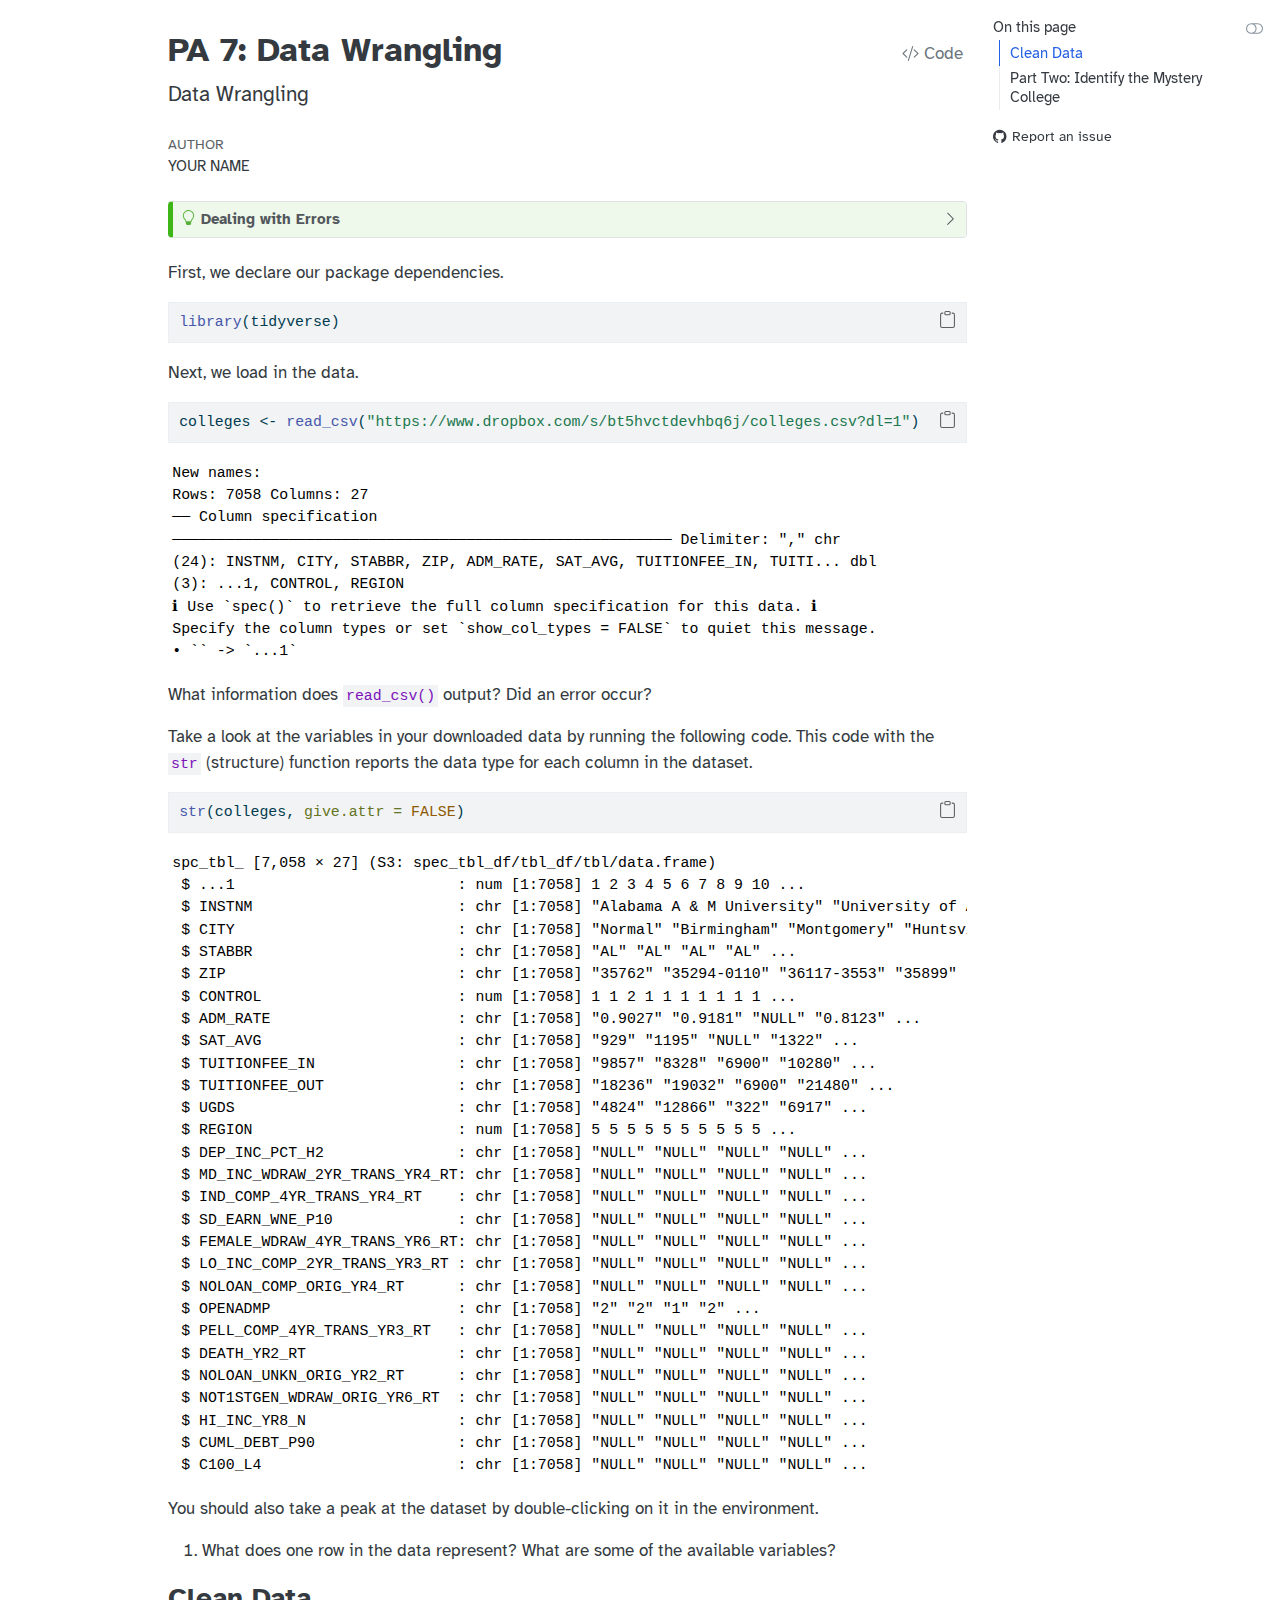
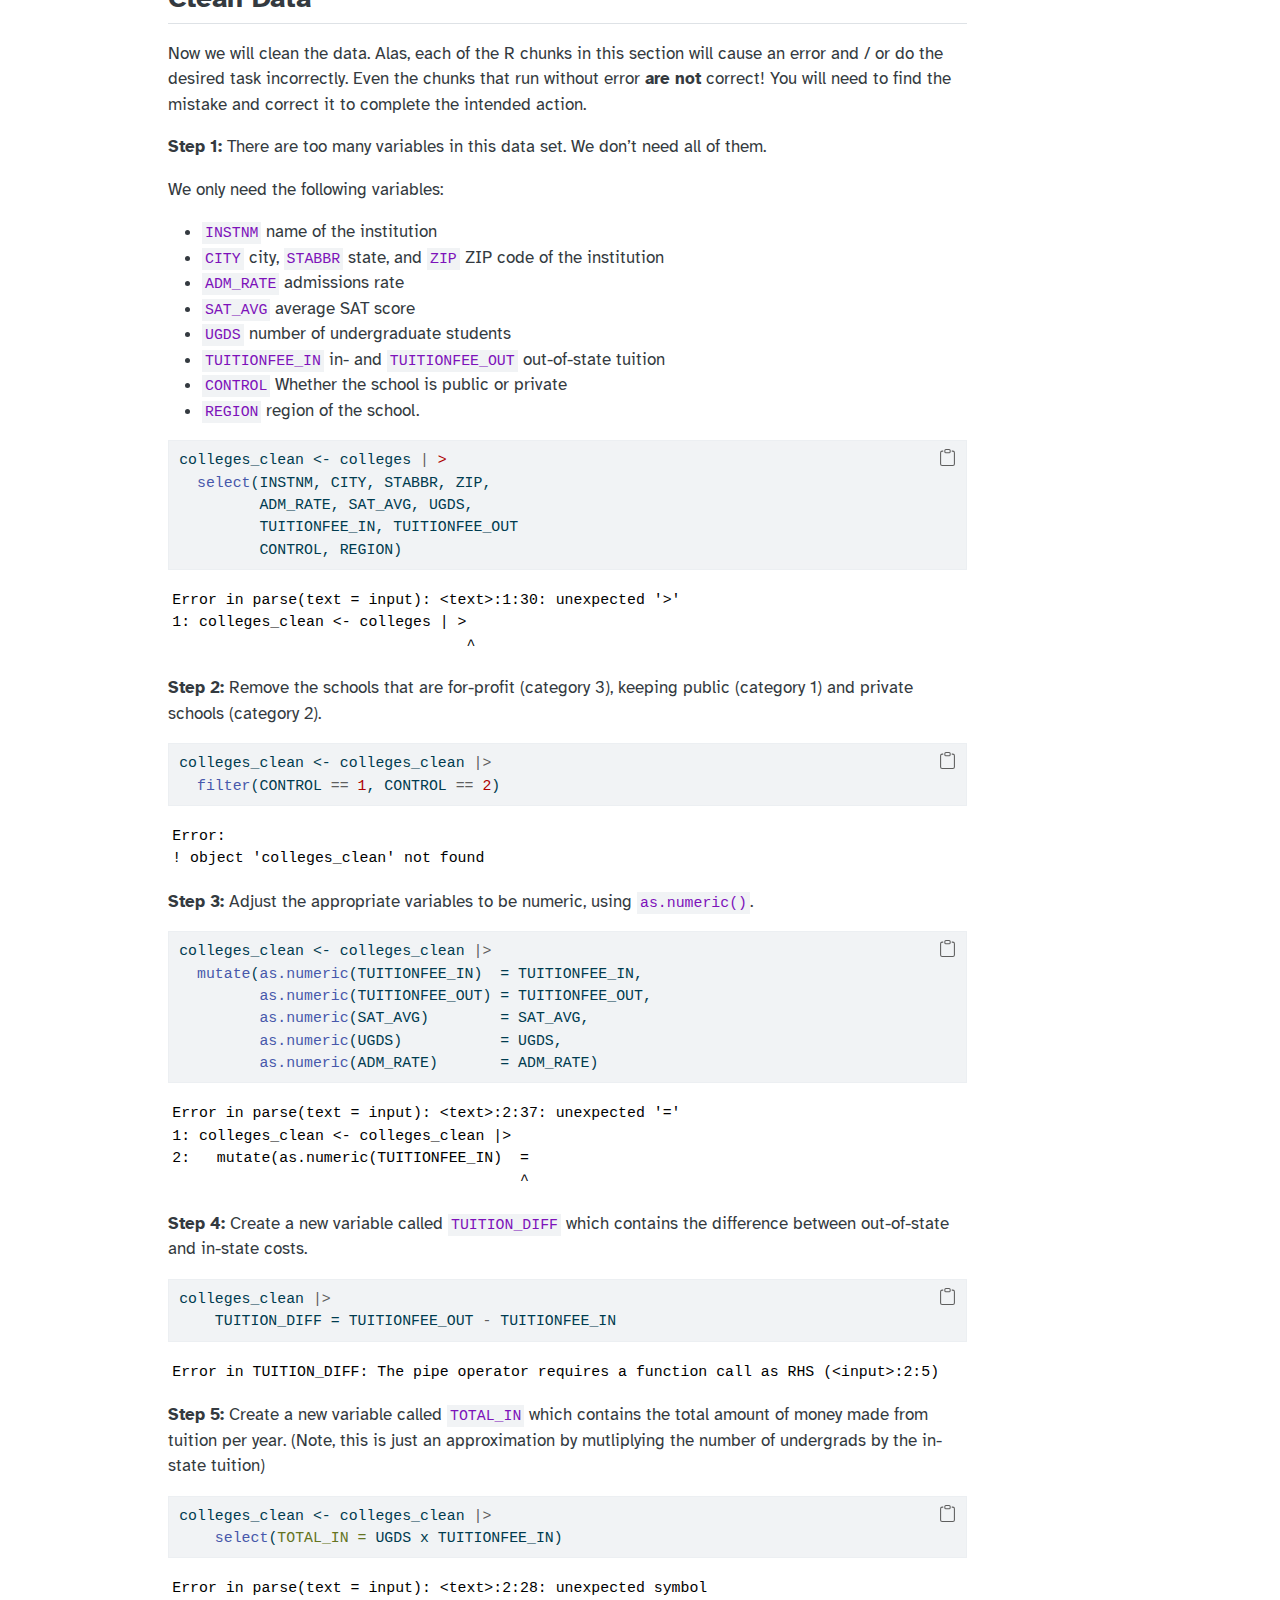
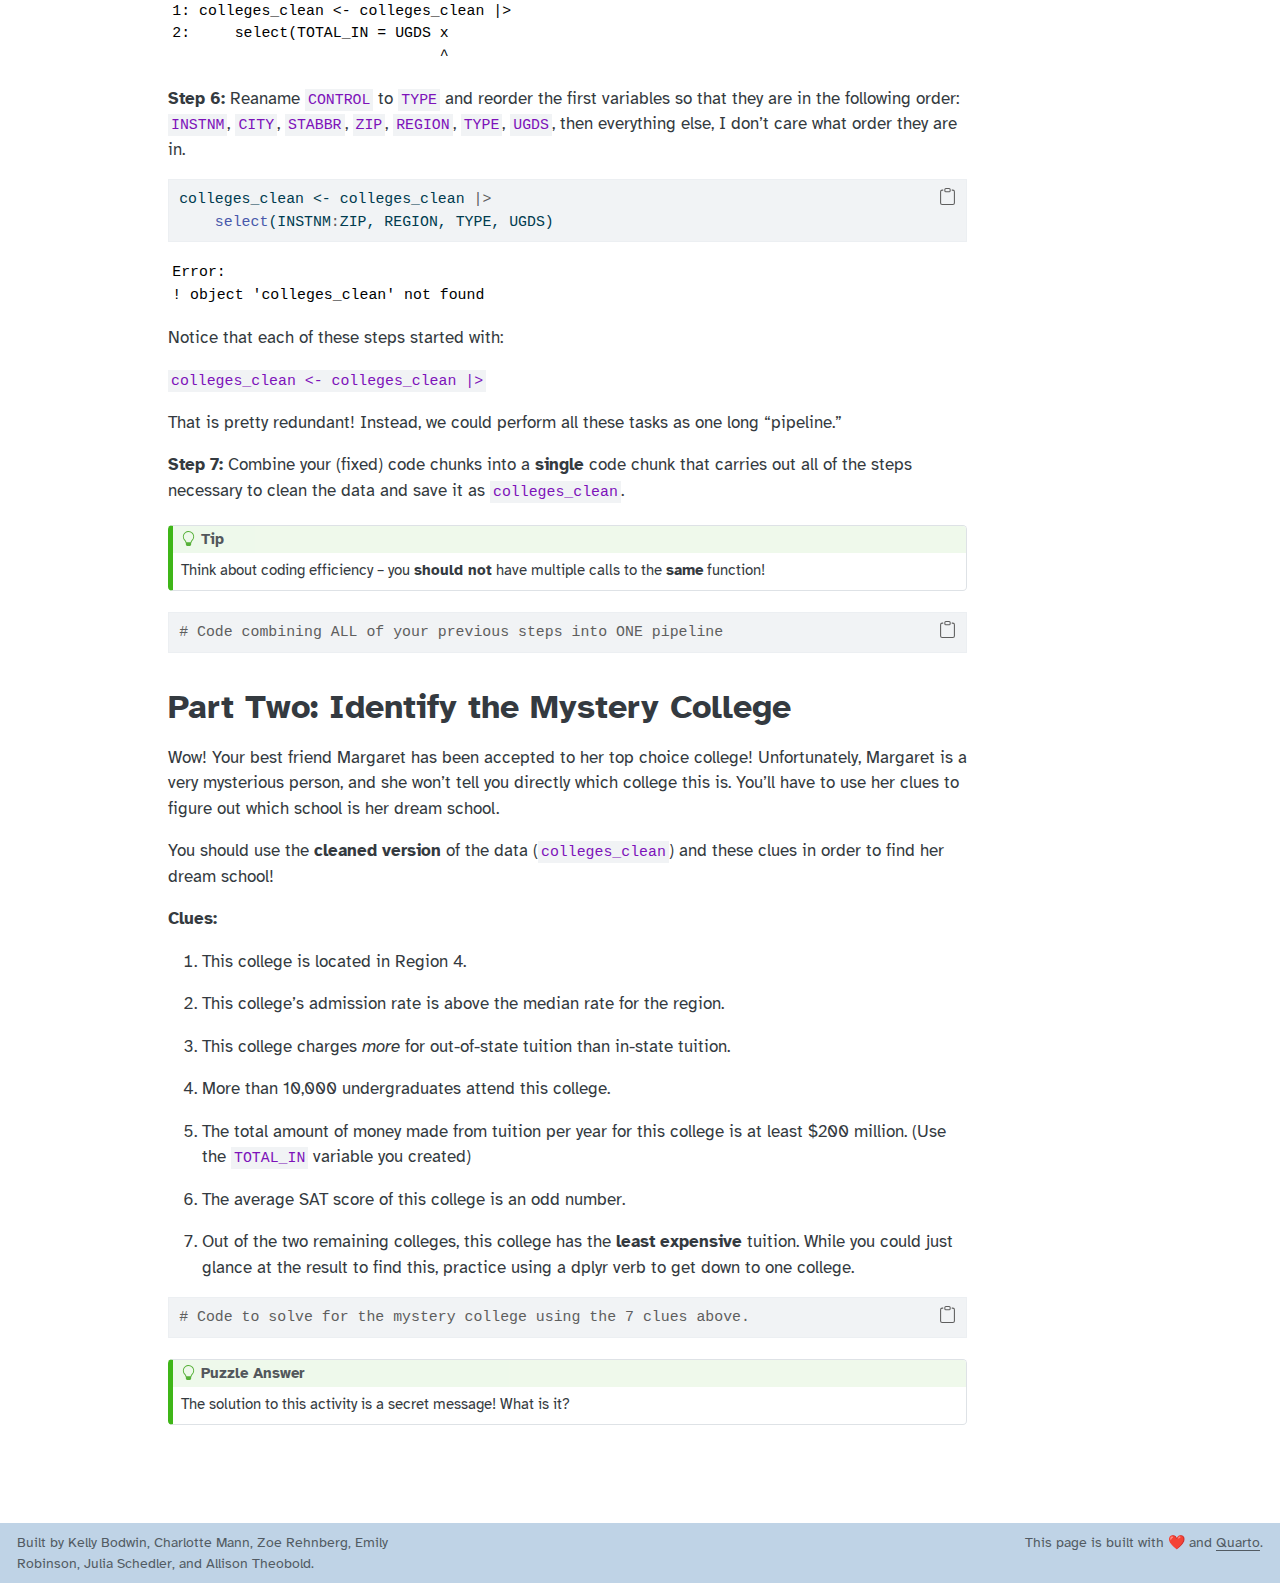
<file: docs/practice-activities/main-version/pa7-wrangling.html>
<!DOCTYPE html>
<html xmlns="http://www.w3.org/1999/xhtml" lang="en" xml:lang="en"><head>

<meta charset="utf-8">
<meta name="generator" content="quarto-1.8.26">

<meta name="viewport" content="width=device-width, initial-scale=1.0, user-scalable=yes">

<meta name="author" content="YOUR NAME">

<title>PA 7: Data Wrangling – R is Your Friend</title>
<style>
code{white-space: pre-wrap;}
span.smallcaps{font-variant: small-caps;}
div.columns{display: flex; gap: min(4vw, 1.5em);}
div.column{flex: auto; overflow-x: auto;}
div.hanging-indent{margin-left: 1.5em; text-indent: -1.5em;}
ul.task-list{list-style: none;}
ul.task-list li input[type="checkbox"] {
  width: 0.8em;
  margin: 0 0.8em 0.2em -1em; /* quarto-specific, see https://github.com/quarto-dev/quarto-cli/issues/4556 */ 
  vertical-align: middle;
}
/* CSS for syntax highlighting */
html { -webkit-text-size-adjust: 100%; }
pre > code.sourceCode { white-space: pre; position: relative; }
pre > code.sourceCode > span { display: inline-block; line-height: 1.25; }
pre > code.sourceCode > span:empty { height: 1.2em; }
.sourceCode { overflow: visible; }
code.sourceCode > span { color: inherit; text-decoration: inherit; }
div.sourceCode { margin: 1em 0; }
pre.sourceCode { margin: 0; }
@media screen {
div.sourceCode { overflow: auto; }
}
@media print {
pre > code.sourceCode { white-space: pre-wrap; }
pre > code.sourceCode > span { text-indent: -5em; padding-left: 5em; }
}
pre.numberSource code
  { counter-reset: source-line 0; }
pre.numberSource code > span
  { position: relative; left: -4em; counter-increment: source-line; }
pre.numberSource code > span > a:first-child::before
  { content: counter(source-line);
    position: relative; left: -1em; text-align: right; vertical-align: baseline;
    border: none; display: inline-block;
    -webkit-touch-callout: none; -webkit-user-select: none;
    -khtml-user-select: none; -moz-user-select: none;
    -ms-user-select: none; user-select: none;
    padding: 0 4px; width: 4em;
  }
pre.numberSource { margin-left: 3em;  padding-left: 4px; }
div.sourceCode
  {   }
@media screen {
pre > code.sourceCode > span > a:first-child::before { text-decoration: underline; }
}
</style>


<script src="../../site_libs/quarto-nav/quarto-nav.js"></script>
<script src="../../site_libs/clipboard/clipboard.min.js"></script>
<script src="../../site_libs/quarto-search/autocomplete.umd.js"></script>
<script src="../../site_libs/quarto-search/fuse.min.js"></script>
<script src="../../site_libs/quarto-search/quarto-search.js"></script>
<meta name="quarto:offset" content="../../">
<script src="../../site_libs/quarto-html/quarto.js" type="module"></script>
<script src="../../site_libs/quarto-html/tabsets/tabsets.js" type="module"></script>
<script src="../../site_libs/quarto-html/axe/axe-check.js" type="module"></script>
<script src="../../site_libs/quarto-html/popper.min.js"></script>
<script src="../../site_libs/quarto-html/tippy.umd.min.js"></script>
<script src="../../site_libs/quarto-html/anchor.min.js"></script>
<link href="../../site_libs/quarto-html/tippy.css" rel="stylesheet">
<link href="../../site_libs/quarto-html/quarto-syntax-highlighting-587c61ba64f3a5504c4d52d930310e48.css" rel="stylesheet" class="quarto-color-scheme" id="quarto-text-highlighting-styles">
<link href="../../site_libs/quarto-html/quarto-syntax-highlighting-dark-b758ccaa5987ceb1b75504551e579abf.css" rel="stylesheet" class="quarto-color-scheme quarto-color-alternate" id="quarto-text-highlighting-styles">
<link href="../../site_libs/quarto-html/quarto-syntax-highlighting-587c61ba64f3a5504c4d52d930310e48.css" rel="stylesheet" class="quarto-color-scheme-extra" id="quarto-text-highlighting-styles">
<script src="../../site_libs/bootstrap/bootstrap.min.js"></script>
<link href="../../site_libs/bootstrap/bootstrap-icons.css" rel="stylesheet">
<link href="../../site_libs/bootstrap/bootstrap-fad26494ecb6ad66f4afbfbf12486cc1.min.css" rel="stylesheet" append-hash="true" class="quarto-color-scheme" id="quarto-bootstrap" data-mode="light">
<link href="../../site_libs/bootstrap/bootstrap-dark-7b47a951b730fa877cbee758ae846ea5.min.css" rel="stylesheet" append-hash="true" class="quarto-color-scheme quarto-color-alternate" id="quarto-bootstrap" data-mode="dark">
<link href="../../site_libs/bootstrap/bootstrap-fad26494ecb6ad66f4afbfbf12486cc1.min.css" rel="stylesheet" append-hash="true" class="quarto-color-scheme-extra" id="quarto-bootstrap" data-mode="light">
<script id="quarto-search-options" type="application/json">{
  "location": "sidebar",
  "copy-button": false,
  "collapse-after": 3,
  "panel-placement": "start",
  "type": "textbox",
  "limit": 50,
  "keyboard-shortcut": [
    "f",
    "/",
    "s"
  ],
  "show-item-context": false,
  "language": {
    "search-no-results-text": "No results",
    "search-matching-documents-text": "matching documents",
    "search-copy-link-title": "Copy link to search",
    "search-hide-matches-text": "Hide additional matches",
    "search-more-match-text": "more match in this document",
    "search-more-matches-text": "more matches in this document",
    "search-clear-button-title": "Clear",
    "search-text-placeholder": "",
    "search-detached-cancel-button-title": "Cancel",
    "search-submit-button-title": "Submit",
    "search-label": "Search"
  }
}</script>


</head>

<body class="quarto-light"><script id="quarto-html-before-body" type="application/javascript">
    const toggleBodyColorMode = (bsSheetEl) => {
      const mode = bsSheetEl.getAttribute("data-mode");
      const bodyEl = window.document.querySelector("body");
      if (mode === "dark") {
        bodyEl.classList.add("quarto-dark");
        bodyEl.classList.remove("quarto-light");
      } else {
        bodyEl.classList.add("quarto-light");
        bodyEl.classList.remove("quarto-dark");
      }
    }
    const toggleBodyColorPrimary = () => {
      const bsSheetEl = window.document.querySelector("link#quarto-bootstrap:not([rel=disabled-stylesheet])");
      if (bsSheetEl) {
        toggleBodyColorMode(bsSheetEl);
      }
    }
    const setColorSchemeToggle = (alternate) => {
      const toggles = window.document.querySelectorAll('.quarto-color-scheme-toggle');
      for (let i=0; i < toggles.length; i++) {
        const toggle = toggles[i];
        if (toggle) {
          if (alternate) {
            toggle.classList.add("alternate");
          } else {
            toggle.classList.remove("alternate");
          }
        }
      }
    };
    const toggleColorMode = (alternate) => {
      // Switch the stylesheets
      const primaryStylesheets = window.document.querySelectorAll('link.quarto-color-scheme:not(.quarto-color-alternate)');
      const alternateStylesheets = window.document.querySelectorAll('link.quarto-color-scheme.quarto-color-alternate');
      manageTransitions('#quarto-margin-sidebar .nav-link', false);
      if (alternate) {
        // note: dark is layered on light, we don't disable primary!
        enableStylesheet(alternateStylesheets);
        for (const sheetNode of alternateStylesheets) {
          if (sheetNode.id === "quarto-bootstrap") {
            toggleBodyColorMode(sheetNode);
          }
        }
      } else {
        disableStylesheet(alternateStylesheets);
        enableStylesheet(primaryStylesheets)
        toggleBodyColorPrimary();
      }
      manageTransitions('#quarto-margin-sidebar .nav-link', true);
      // Switch the toggles
      setColorSchemeToggle(alternate)
      // Hack to workaround the fact that safari doesn't
      // properly recolor the scrollbar when toggling (#1455)
      if (navigator.userAgent.indexOf('Safari') > 0 && navigator.userAgent.indexOf('Chrome') == -1) {
        manageTransitions("body", false);
        window.scrollTo(0, 1);
        setTimeout(() => {
          window.scrollTo(0, 0);
          manageTransitions("body", true);
        }, 40);
      }
    }
    const disableStylesheet = (stylesheets) => {
      for (let i=0; i < stylesheets.length; i++) {
        const stylesheet = stylesheets[i];
        stylesheet.rel = 'disabled-stylesheet';
      }
    }
    const enableStylesheet = (stylesheets) => {
      for (let i=0; i < stylesheets.length; i++) {
        const stylesheet = stylesheets[i];
        if(stylesheet.rel !== 'stylesheet') { // for Chrome, which will still FOUC without this check
          stylesheet.rel = 'stylesheet';
        }
      }
    }
    const manageTransitions = (selector, allowTransitions) => {
      const els = window.document.querySelectorAll(selector);
      for (let i=0; i < els.length; i++) {
        const el = els[i];
        if (allowTransitions) {
          el.classList.remove('notransition');
        } else {
          el.classList.add('notransition');
        }
      }
    }
    const isFileUrl = () => {
      return window.location.protocol === 'file:';
    }
    const hasAlternateSentinel = () => {
      let styleSentinel = getColorSchemeSentinel();
      if (styleSentinel !== null) {
        return styleSentinel === "alternate";
      } else {
        return false;
      }
    }
    const setStyleSentinel = (alternate) => {
      const value = alternate ? "alternate" : "default";
      if (!isFileUrl()) {
        window.localStorage.setItem("quarto-color-scheme", value);
      } else {
        localAlternateSentinel = value;
      }
    }
    const getColorSchemeSentinel = () => {
      if (!isFileUrl()) {
        const storageValue = window.localStorage.getItem("quarto-color-scheme");
        return storageValue != null ? storageValue : localAlternateSentinel;
      } else {
        return localAlternateSentinel;
      }
    }
    const toggleGiscusIfUsed = (isAlternate, darkModeDefault) => {
      const baseTheme = document.querySelector('#giscus-base-theme')?.value ?? 'light';
      const alternateTheme = document.querySelector('#giscus-alt-theme')?.value ?? 'dark';
      let newTheme = '';
      if(authorPrefersDark) {
        newTheme = isAlternate ? baseTheme : alternateTheme;
      } else {
        newTheme = isAlternate ? alternateTheme : baseTheme;
      }
      const changeGiscusTheme = () => {
        // From: https://github.com/giscus/giscus/issues/336
        const sendMessage = (message) => {
          const iframe = document.querySelector('iframe.giscus-frame');
          if (!iframe) return;
          iframe.contentWindow.postMessage({ giscus: message }, 'https://giscus.app');
        }
        sendMessage({
          setConfig: {
            theme: newTheme
          }
        });
      }
      const isGiscussLoaded = window.document.querySelector('iframe.giscus-frame') !== null;
      if (isGiscussLoaded) {
        changeGiscusTheme();
      }
    };
    const authorPrefersDark = false;
    const darkModeDefault = authorPrefersDark;
      document.querySelector('link#quarto-text-highlighting-styles.quarto-color-scheme-extra').rel = 'disabled-stylesheet';
      document.querySelector('link#quarto-bootstrap.quarto-color-scheme-extra').rel = 'disabled-stylesheet';
    let localAlternateSentinel = darkModeDefault ? 'alternate' : 'default';
    // Dark / light mode switch
    window.quartoToggleColorScheme = () => {
      // Read the current dark / light value
      let toAlternate = !hasAlternateSentinel();
      toggleColorMode(toAlternate);
      setStyleSentinel(toAlternate);
      toggleGiscusIfUsed(toAlternate, darkModeDefault);
      window.dispatchEvent(new Event('resize'));
    };
    // Switch to dark mode if need be
    if (hasAlternateSentinel()) {
      toggleColorMode(true);
    } else {
      toggleColorMode(false);
    }
  </script>

<div id="quarto-search-results"></div>
<!-- content -->
<div id="quarto-content" class="quarto-container page-columns page-rows-contents page-layout-article">
<!-- sidebar -->
<!-- margin-sidebar -->
    <div id="quarto-margin-sidebar" class="sidebar margin-sidebar">
        <nav id="TOC" role="doc-toc" class="toc-active">
    <h2 id="toc-title">On this page</h2>
   
  <ul>
  <li><a href="#clean-data" id="toc-clean-data" class="nav-link active" data-scroll-target="#clean-data">Clean Data</a></li>
  <li><a href="#part-two-identify-the-mystery-college" id="toc-part-two-identify-the-mystery-college" class="nav-link" data-scroll-target="#part-two-identify-the-mystery-college">Part Two: Identify the Mystery College</a></li>
  </ul>
<div class="toc-actions"><ul><li><a href="https://github.com/R-is-your-friend/course-assessments/issues/new" class="toc-action"><i class="bi bi-github"></i>Report an issue</a></li></ul></div></nav>
    </div>
<!-- main -->
<main class="content" id="quarto-document-content">


<header id="title-block-header" class="quarto-title-block default">
<div class="quarto-title">
<div class="quarto-title-block"><div><h1 class="title">PA 7: Data Wrangling</h1><button type="button" class="btn code-tools-button" id="quarto-code-tools-source"><i class="bi"></i> Code</button></div></div>
<p class="subtitle lead">Data Wrangling</p>
</div>



<div class="quarto-title-meta">

    <div>
    <div class="quarto-title-meta-heading">Author</div>
    <div class="quarto-title-meta-contents">
             <p>YOUR NAME </p>
          </div>
  </div>
    
  
    
  </div>
  


</header>


<div class="callout callout-style-default callout-tip callout-titled">
<div class="callout-header d-flex align-content-center collapsed" data-bs-toggle="collapse" data-bs-target=".callout-1-contents" aria-controls="callout-1" aria-expanded="false" aria-label="Toggle callout">
<div class="callout-icon-container">
<i class="callout-icon"></i>
</div>
<div class="callout-title-container flex-fill">
<span class="screen-reader-only">Tip</span>Dealing with Errors
</div>
<div class="callout-btn-toggle d-inline-block border-0 py-1 ps-1 pe-0 float-end"><i class="callout-toggle"></i></div>
</div>
<div id="callout-1" class="callout-1-contents callout-collapse collapse">
<div class="callout-body-container callout-body">
<p>As you work through this PA, you will encounter some code that does not work as you want it to. Don’t despair! <strong>Errors</strong> (when R is unable to run your code) and <strong>bugs</strong> (when the code doesn’t do what you hoped) are a natural part of coding. Even the best of the best deal with these problems regularly - learning to track down the issue is a skill that you can learn and practice.</p>
<p><strong>Errors can be sneaky - check results <em>often</em>!</strong></p>
<p>If a chunk of code runs smoothly without giving you an error or warning this <strong>does not</strong> necessarily mean it accomplished the desired task.</p>
<p>It is a good habit to check the results of your code <strong>every time</strong> you finish a task. In general, I would recommend completing the following tasks <strong>every time</strong> you write a code chunk.</p>
<ul>
<li><p>Include a comment at the beginning of the code chunk that briefly states the purpose of the chunk. Comments in the code chunks come after <code>#</code> signs. These comments will remind later readers—which might be your future self!—what the desired output of the code chunk is.</p></li>
<li><p>If you created a new object, take a look at it! You can inspect the object by either clicking its name in your <em>Environment</em> tab or by typing its name into the console. Make sure it looks about how you expect. <strong>Do not</strong> type code to inspect the object in your Quarto file, as that <strong>is not</strong> code that needs to be saved!</p></li>
<li><p>If you created or updated a data frame, make sure your edits did what you hoped. Use the <em>Environment</em> or the <code>head()</code> function to investigate your changes.</p></li>
</ul>
<p><strong>Two heads are better than one!</strong></p>
<p>It can be hard to spot bugs in code that you wrote.</p>
<p>Work with those around you - if something goes wrong, ask a friend or neighbor to take a peek at your code and see if any glaring errors pop out.</p>
<p><strong>Explain your code out loud!</strong></p>
<p>The best way to troubleshoot a sneaky bug is to explain, out loud, each step of your code, and what you hoped to accomplish.</p>
<p>Meet up with classmates to have everyone talk through their code.</p>
<p>If you are alone, try <a href="https://en.wikipedia.org/wiki/Rubber_duck_debugging">Rubber Duck Debugging</a>!</p>
<p><strong>Google is your friend!</strong></p>
<p>The whole of the internet is at your disposal! Use it early, use it often.</p>
<p>Some tricks:</p>
<ul>
<li><p>Copy-paste the exact error message into Google. Chances are, somebody else had a similar problem and got a similar message.</p></li>
<li><p>Include package names in your search terms. For example, “bar plot in ggplot” is a better search than “bar plot in R”.</p></li>
</ul>
</div>
</div>
</div>
<p>First, we declare our package dependencies.</p>
<div class="cell">
<div class="code-copy-outer-scaffold"><div class="sourceCode cell-code" id="cb1"><pre class="sourceCode r code-with-copy"><code class="sourceCode r"><span id="cb1-1"><a href="#cb1-1" aria-hidden="true" tabindex="-1"></a><span class="fu">library</span>(tidyverse)</span></code></pre></div><button title="Copy to Clipboard" class="code-copy-button"><i class="bi"></i></button></div>
</div>
<p>Next, we load in the data.</p>
<div class="cell">
<div class="code-copy-outer-scaffold"><div class="sourceCode cell-code" id="cb2"><pre class="sourceCode r code-with-copy"><code class="sourceCode r"><span id="cb2-1"><a href="#cb2-1" aria-hidden="true" tabindex="-1"></a>colleges <span class="ot">&lt;-</span> <span class="fu">read_csv</span>(<span class="st">"https://www.dropbox.com/s/bt5hvctdevhbq6j/colleges.csv?dl=1"</span>)</span></code></pre></div><button title="Copy to Clipboard" class="code-copy-button"><i class="bi"></i></button></div>
<div class="cell-output cell-output-stderr">
<pre><code>New names:
Rows: 7058 Columns: 27
── Column specification
──────────────────────────────────────────────────────── Delimiter: "," chr
(24): INSTNM, CITY, STABBR, ZIP, ADM_RATE, SAT_AVG, TUITIONFEE_IN, TUITI... dbl
(3): ...1, CONTROL, REGION
ℹ Use `spec()` to retrieve the full column specification for this data. ℹ
Specify the column types or set `show_col_types = FALSE` to quiet this message.
• `` -&gt; `...1`</code></pre>
</div>
</div>
<p>What information does <code>read_csv()</code> output? Did an error occur?</p>
<p>Take a look at the variables in your downloaded data by running the following code. This code with the <code>str</code> (structure) function reports the data type for each column in the dataset.</p>
<div class="cell">
<div class="code-copy-outer-scaffold"><div class="sourceCode cell-code" id="cb4"><pre class="sourceCode r code-with-copy"><code class="sourceCode r"><span id="cb4-1"><a href="#cb4-1" aria-hidden="true" tabindex="-1"></a><span class="fu">str</span>(colleges, <span class="at">give.attr =</span> <span class="cn">FALSE</span>)</span></code></pre></div><button title="Copy to Clipboard" class="code-copy-button"><i class="bi"></i></button></div>
<div class="cell-output cell-output-stdout">
<pre><code>spc_tbl_ [7,058 × 27] (S3: spec_tbl_df/tbl_df/tbl/data.frame)
 $ ...1                         : num [1:7058] 1 2 3 4 5 6 7 8 9 10 ...
 $ INSTNM                       : chr [1:7058] "Alabama A &amp; M University" "University of Alabama at Birmingham" "Amridge University" "University of Alabama in Huntsville" ...
 $ CITY                         : chr [1:7058] "Normal" "Birmingham" "Montgomery" "Huntsville" ...
 $ STABBR                       : chr [1:7058] "AL" "AL" "AL" "AL" ...
 $ ZIP                          : chr [1:7058] "35762" "35294-0110" "36117-3553" "35899" ...
 $ CONTROL                      : num [1:7058] 1 1 2 1 1 1 1 1 1 1 ...
 $ ADM_RATE                     : chr [1:7058] "0.9027" "0.9181" "NULL" "0.8123" ...
 $ SAT_AVG                      : chr [1:7058] "929" "1195" "NULL" "1322" ...
 $ TUITIONFEE_IN                : chr [1:7058] "9857" "8328" "6900" "10280" ...
 $ TUITIONFEE_OUT               : chr [1:7058] "18236" "19032" "6900" "21480" ...
 $ UGDS                         : chr [1:7058] "4824" "12866" "322" "6917" ...
 $ REGION                       : num [1:7058] 5 5 5 5 5 5 5 5 5 5 ...
 $ DEP_INC_PCT_H2               : chr [1:7058] "NULL" "NULL" "NULL" "NULL" ...
 $ MD_INC_WDRAW_2YR_TRANS_YR4_RT: chr [1:7058] "NULL" "NULL" "NULL" "NULL" ...
 $ IND_COMP_4YR_TRANS_YR4_RT    : chr [1:7058] "NULL" "NULL" "NULL" "NULL" ...
 $ SD_EARN_WNE_P10              : chr [1:7058] "NULL" "NULL" "NULL" "NULL" ...
 $ FEMALE_WDRAW_4YR_TRANS_YR6_RT: chr [1:7058] "NULL" "NULL" "NULL" "NULL" ...
 $ LO_INC_COMP_2YR_TRANS_YR3_RT : chr [1:7058] "NULL" "NULL" "NULL" "NULL" ...
 $ NOLOAN_COMP_ORIG_YR4_RT      : chr [1:7058] "NULL" "NULL" "NULL" "NULL" ...
 $ OPENADMP                     : chr [1:7058] "2" "2" "1" "2" ...
 $ PELL_COMP_4YR_TRANS_YR3_RT   : chr [1:7058] "NULL" "NULL" "NULL" "NULL" ...
 $ DEATH_YR2_RT                 : chr [1:7058] "NULL" "NULL" "NULL" "NULL" ...
 $ NOLOAN_UNKN_ORIG_YR2_RT      : chr [1:7058] "NULL" "NULL" "NULL" "NULL" ...
 $ NOT1STGEN_WDRAW_ORIG_YR6_RT  : chr [1:7058] "NULL" "NULL" "NULL" "NULL" ...
 $ HI_INC_YR8_N                 : chr [1:7058] "NULL" "NULL" "NULL" "NULL" ...
 $ CUML_DEBT_P90                : chr [1:7058] "NULL" "NULL" "NULL" "NULL" ...
 $ C100_L4                      : chr [1:7058] "NULL" "NULL" "NULL" "NULL" ...</code></pre>
</div>
</div>
<p>You should also take a peak at the dataset by double-clicking on it in the environment.</p>
<ol type="1">
<li>What does one row in the data represent? What are some of the available variables?</li>
</ol>
<section id="clean-data" class="level2">
<h2 class="anchored" data-anchor-id="clean-data">Clean Data</h2>
<p>Now we will clean the data. Alas, each of the R chunks in this section will cause an error and / or do the desired task incorrectly. Even the chunks that run without error <strong>are not</strong> correct! You will need to find the mistake and correct it to complete the intended action.</p>
<p><strong>Step 1:</strong> There are too many variables in this data set. We don’t need all of them.</p>
<p>We only need the following variables:</p>
<ul>
<li><code>INSTNM</code> name of the institution</li>
<li><code>CITY</code> city, <code>STABBR</code> state, and <code>ZIP</code> ZIP code of the institution</li>
<li><code>ADM_RATE</code> admissions rate</li>
<li><code>SAT_AVG</code> average SAT score</li>
<li><code>UGDS</code> number of undergraduate students</li>
<li><code>TUITIONFEE_IN</code> in- and <code>TUITIONFEE_OUT</code> out-of-state tuition</li>
<li><code>CONTROL</code> Whether the school is public or private</li>
<li><code>REGION</code> region of the school.</li>
</ul>
<div class="cell">
<div class="code-copy-outer-scaffold"><div class="sourceCode cell-code" id="cb6"><pre class="sourceCode r code-with-copy"><code class="sourceCode r"><span id="cb6-1"><a href="#cb6-1" aria-hidden="true" tabindex="-1"></a>colleges_clean <span class="ot">&lt;-</span> colleges <span class="sc">|</span> <span class="er">&gt;</span>  </span>
<span id="cb6-2"><a href="#cb6-2" aria-hidden="true" tabindex="-1"></a>  <span class="fu">select</span>(INSTNM, CITY, STABBR, ZIP,</span>
<span id="cb6-3"><a href="#cb6-3" aria-hidden="true" tabindex="-1"></a>         ADM_RATE, SAT_AVG, UGDS,</span>
<span id="cb6-4"><a href="#cb6-4" aria-hidden="true" tabindex="-1"></a>         TUITIONFEE_IN, TUITIONFEE_OUT</span>
<span id="cb6-5"><a href="#cb6-5" aria-hidden="true" tabindex="-1"></a>         CONTROL, REGION) </span></code></pre></div><button title="Copy to Clipboard" class="code-copy-button"><i class="bi"></i></button></div>
<div class="cell-output cell-output-error">
<pre><code>Error in parse(text = input): &lt;text&gt;:1:30: unexpected '&gt;'
1: colleges_clean &lt;- colleges | &gt;
                                 ^</code></pre>
</div>
</div>
<p><strong>Step 2:</strong> Remove the schools that are for-profit (category 3), keeping public (category 1) and private schools (category 2).</p>
<div class="cell">
<div class="code-copy-outer-scaffold"><div class="sourceCode cell-code" id="cb8"><pre class="sourceCode r code-with-copy"><code class="sourceCode r"><span id="cb8-1"><a href="#cb8-1" aria-hidden="true" tabindex="-1"></a>colleges_clean <span class="ot">&lt;-</span> colleges_clean <span class="sc">|&gt;</span> </span>
<span id="cb8-2"><a href="#cb8-2" aria-hidden="true" tabindex="-1"></a>  <span class="fu">filter</span>(CONTROL <span class="sc">==</span> <span class="dv">1</span>, CONTROL <span class="sc">==</span> <span class="dv">2</span>)</span></code></pre></div><button title="Copy to Clipboard" class="code-copy-button"><i class="bi"></i></button></div>
<div class="cell-output cell-output-error">
<pre><code>Error:
! object 'colleges_clean' not found</code></pre>
</div>
</div>
<p><strong>Step 3:</strong> Adjust the appropriate variables to be numeric, using <code>as.numeric()</code>.</p>
<div class="cell">
<div class="code-copy-outer-scaffold"><div class="sourceCode cell-code" id="cb10"><pre class="sourceCode r code-with-copy"><code class="sourceCode r"><span id="cb10-1"><a href="#cb10-1" aria-hidden="true" tabindex="-1"></a>colleges_clean <span class="ot">&lt;-</span> colleges_clean <span class="sc">|&gt;</span> </span>
<span id="cb10-2"><a href="#cb10-2" aria-hidden="true" tabindex="-1"></a>  <span class="fu">mutate</span>(<span class="fu">as.numeric</span>(TUITIONFEE_IN)  <span class="ot">=</span> TUITIONFEE_IN,</span>
<span id="cb10-3"><a href="#cb10-3" aria-hidden="true" tabindex="-1"></a>         <span class="fu">as.numeric</span>(TUITIONFEE_OUT) <span class="ot">=</span> TUITIONFEE_OUT,</span>
<span id="cb10-4"><a href="#cb10-4" aria-hidden="true" tabindex="-1"></a>         <span class="fu">as.numeric</span>(SAT_AVG)        <span class="ot">=</span> SAT_AVG,</span>
<span id="cb10-5"><a href="#cb10-5" aria-hidden="true" tabindex="-1"></a>         <span class="fu">as.numeric</span>(UGDS)           <span class="ot">=</span> UGDS,</span>
<span id="cb10-6"><a href="#cb10-6" aria-hidden="true" tabindex="-1"></a>         <span class="fu">as.numeric</span>(ADM_RATE)       <span class="ot">=</span> ADM_RATE) </span></code></pre></div><button title="Copy to Clipboard" class="code-copy-button"><i class="bi"></i></button></div>
<div class="cell-output cell-output-error">
<pre><code>Error in parse(text = input): &lt;text&gt;:2:37: unexpected '='
1: colleges_clean &lt;- colleges_clean |&gt; 
2:   mutate(as.numeric(TUITIONFEE_IN)  =
                                       ^</code></pre>
</div>
</div>
<p><strong>Step 4:</strong> Create a new variable called <code>TUITION_DIFF</code> which contains the difference between out-of-state and in-state costs.</p>
<div class="cell">
<div class="code-copy-outer-scaffold"><div class="sourceCode cell-code" id="cb12"><pre class="sourceCode r code-with-copy"><code class="sourceCode r"><span id="cb12-1"><a href="#cb12-1" aria-hidden="true" tabindex="-1"></a>colleges_clean <span class="sc">|&gt;</span> </span>
<span id="cb12-2"><a href="#cb12-2" aria-hidden="true" tabindex="-1"></a>    TUITION_DIFF <span class="ot">=</span> TUITIONFEE_OUT <span class="sc">-</span> TUITIONFEE_IN</span></code></pre></div><button title="Copy to Clipboard" class="code-copy-button"><i class="bi"></i></button></div>
<div class="cell-output cell-output-error">
<pre><code>Error in TUITION_DIFF: The pipe operator requires a function call as RHS (&lt;input&gt;:2:5)</code></pre>
</div>
</div>
<p><strong>Step 5:</strong> Create a new variable called <code>TOTAL_IN</code> which contains the total amount of money made from tuition per year. (Note, this is just an approximation by mutliplying the number of undergrads by the in-state tuition)</p>
<div class="cell">
<div class="code-copy-outer-scaffold"><div class="sourceCode cell-code" id="cb14"><pre class="sourceCode r code-with-copy"><code class="sourceCode r"><span id="cb14-1"><a href="#cb14-1" aria-hidden="true" tabindex="-1"></a>colleges_clean <span class="ot">&lt;-</span> colleges_clean <span class="sc">|&gt;</span> </span>
<span id="cb14-2"><a href="#cb14-2" aria-hidden="true" tabindex="-1"></a>    <span class="fu">select</span>(<span class="at">TOTAL_IN =</span> UGDS x TUITIONFEE_IN)</span></code></pre></div><button title="Copy to Clipboard" class="code-copy-button"><i class="bi"></i></button></div>
<div class="cell-output cell-output-error">
<pre><code>Error in parse(text = input): &lt;text&gt;:2:28: unexpected symbol
1: colleges_clean &lt;- colleges_clean |&gt; 
2:     select(TOTAL_IN = UGDS x
                              ^</code></pre>
</div>
</div>
<p><strong>Step 6:</strong> Reaname <code>CONTROL</code> to <code>TYPE</code> and reorder the first variables so that they are in the following order: <code>INSTNM</code>, <code>CITY</code>, <code>STABBR</code>, <code>ZIP</code>, <code>REGION</code>, <code>TYPE</code>, <code>UGDS</code>, then everything else, I don’t care what order they are in.</p>
<div class="cell">
<div class="code-copy-outer-scaffold"><div class="sourceCode cell-code" id="cb16"><pre class="sourceCode r code-with-copy"><code class="sourceCode r"><span id="cb16-1"><a href="#cb16-1" aria-hidden="true" tabindex="-1"></a>colleges_clean <span class="ot">&lt;-</span> colleges_clean <span class="sc">|&gt;</span> </span>
<span id="cb16-2"><a href="#cb16-2" aria-hidden="true" tabindex="-1"></a>    <span class="fu">select</span>(INSTNM<span class="sc">:</span>ZIP, REGION, TYPE, UGDS)</span></code></pre></div><button title="Copy to Clipboard" class="code-copy-button"><i class="bi"></i></button></div>
<div class="cell-output cell-output-error">
<pre><code>Error:
! object 'colleges_clean' not found</code></pre>
</div>
</div>
<p>Notice that each of these steps started with:</p>
<p><code>colleges_clean &lt;- colleges_clean |&gt;</code></p>
<p>That is pretty redundant! Instead, we could perform all these tasks as one long “pipeline.”</p>
<p><strong>Step 7:</strong> Combine your (fixed) code chunks into a <strong>single</strong> code chunk that carries out all of the steps necessary to clean the data and save it as <code>colleges_clean</code>.</p>
<div class="callout callout-style-default callout-tip callout-titled">
<div class="callout-header d-flex align-content-center">
<div class="callout-icon-container">
<i class="callout-icon"></i>
</div>
<div class="callout-title-container flex-fill">
Tip
</div>
</div>
<div class="callout-body-container callout-body">
<p>Think about coding efficiency – you <strong>should not</strong> have multiple calls to the <strong>same</strong> function!</p>
</div>
</div>
<div class="cell">
<div class="code-copy-outer-scaffold"><div class="sourceCode cell-code" id="cb18"><pre class="sourceCode r code-with-copy"><code class="sourceCode r"><span id="cb18-1"><a href="#cb18-1" aria-hidden="true" tabindex="-1"></a><span class="co"># Code combining ALL of your previous steps into ONE pipeline</span></span></code></pre></div><button title="Copy to Clipboard" class="code-copy-button"><i class="bi"></i></button></div>
</div>
</section>
<section id="part-two-identify-the-mystery-college" class="level1">
<h1>Part Two: Identify the Mystery College</h1>
<p>Wow! Your best friend Margaret has been accepted to her top choice college! Unfortunately, Margaret is a very mysterious person, and she won’t tell you directly which college this is. You’ll have to use her clues to figure out which school is her dream school.</p>
<p>You should use the <strong>cleaned version</strong> of the data (<code>colleges_clean</code>) and these clues in order to find her dream school!</p>
<p><strong>Clues:</strong></p>
<ol type="1">
<li><p>This college is located in Region 4.</p></li>
<li><p>This college’s admission rate is above the median rate for the region.</p></li>
<li><p>This college charges <em>more</em> for out-of-state tuition than in-state tuition.</p></li>
<li><p>More than 10,000 undergraduates attend this college.</p></li>
<li><p>The total amount of money made from tuition per year for this college is at least $200 million. (Use the <code>TOTAL_IN</code> variable you created)</p></li>
<li><p>The average SAT score of this college is an odd number.</p></li>
<li><p>Out of the two remaining colleges, this college has the <strong>least expensive</strong> tuition. While you could just glance at the result to find this, practice using a dplyr verb to get down to one college.</p></li>
</ol>
<div class="cell">
<div class="code-copy-outer-scaffold"><div class="sourceCode cell-code" id="cb19"><pre class="sourceCode r code-with-copy"><code class="sourceCode r"><span id="cb19-1"><a href="#cb19-1" aria-hidden="true" tabindex="-1"></a><span class="co"># Code to solve for the mystery college using the 7 clues above.</span></span></code></pre></div><button title="Copy to Clipboard" class="code-copy-button"><i class="bi"></i></button></div>
</div>
<div class="callout callout-style-default callout-tip callout-titled">
<div class="callout-header d-flex align-content-center">
<div class="callout-icon-container">
<i class="callout-icon"></i>
</div>
<div class="callout-title-container flex-fill">
<span class="screen-reader-only">Tip</span>Puzzle Answer
</div>
</div>
<div class="callout-body-container callout-body">
<p>The solution to this activity is a secret message! What is it?</p>
</div>
</div>


<!-- -->

</section>

</main> <!-- /main -->
<script id="quarto-html-after-body" type="application/javascript">
  window.document.addEventListener("DOMContentLoaded", function (event) {
    // Ensure there is a toggle, if there isn't float one in the top right
    if (window.document.querySelector('.quarto-color-scheme-toggle') === null) {
      const a = window.document.createElement('a');
      a.classList.add('top-right');
      a.classList.add('quarto-color-scheme-toggle');
      a.href = "";
      a.onclick = function() { try { window.quartoToggleColorScheme(); } catch {} return false; };
      const i = window.document.createElement("i");
      i.classList.add('bi');
      a.appendChild(i);
      window.document.body.appendChild(a);
    }
    setColorSchemeToggle(hasAlternateSentinel())
    const icon = "";
    const anchorJS = new window.AnchorJS();
    anchorJS.options = {
      placement: 'right',
      icon: icon
    };
    anchorJS.add('.anchored');
    const isCodeAnnotation = (el) => {
      for (const clz of el.classList) {
        if (clz.startsWith('code-annotation-')) {                     
          return true;
        }
      }
      return false;
    }
    const onCopySuccess = function(e) {
      // button target
      const button = e.trigger;
      // don't keep focus
      button.blur();
      // flash "checked"
      button.classList.add('code-copy-button-checked');
      var currentTitle = button.getAttribute("title");
      button.setAttribute("title", "Copied!");
      let tooltip;
      if (window.bootstrap) {
        button.setAttribute("data-bs-toggle", "tooltip");
        button.setAttribute("data-bs-placement", "left");
        button.setAttribute("data-bs-title", "Copied!");
        tooltip = new bootstrap.Tooltip(button, 
          { trigger: "manual", 
            customClass: "code-copy-button-tooltip",
            offset: [0, -8]});
        tooltip.show();    
      }
      setTimeout(function() {
        if (tooltip) {
          tooltip.hide();
          button.removeAttribute("data-bs-title");
          button.removeAttribute("data-bs-toggle");
          button.removeAttribute("data-bs-placement");
        }
        button.setAttribute("title", currentTitle);
        button.classList.remove('code-copy-button-checked');
      }, 1000);
      // clear code selection
      e.clearSelection();
    }
    const getTextToCopy = function(trigger) {
      const outerScaffold = trigger.parentElement.cloneNode(true);
      const codeEl = outerScaffold.querySelector('code');
      for (const childEl of codeEl.children) {
        if (isCodeAnnotation(childEl)) {
          childEl.remove();
        }
      }
      return codeEl.innerText;
    }
    const clipboard = new window.ClipboardJS('.code-copy-button:not([data-in-quarto-modal])', {
      text: getTextToCopy
    });
    clipboard.on('success', onCopySuccess);
    if (window.document.getElementById('quarto-embedded-source-code-modal')) {
      const clipboardModal = new window.ClipboardJS('.code-copy-button[data-in-quarto-modal]', {
        text: getTextToCopy,
        container: window.document.getElementById('quarto-embedded-source-code-modal')
      });
      clipboardModal.on('success', onCopySuccess);
    }
    const viewSource = window.document.getElementById('quarto-view-source') ||
                       window.document.getElementById('quarto-code-tools-source');
    if (viewSource) {
      const sourceUrl = viewSource.getAttribute("data-quarto-source-url");
      viewSource.addEventListener("click", function(e) {
        if (sourceUrl) {
          // rstudio viewer pane
          if (/\bcapabilities=\b/.test(window.location)) {
            window.open(sourceUrl);
          } else {
            window.location.href = sourceUrl;
          }
        } else {
          const modal = new bootstrap.Modal(document.getElementById('quarto-embedded-source-code-modal'));
          modal.show();
        }
        return false;
      });
    }
    function toggleCodeHandler(show) {
      return function(e) {
        const detailsSrc = window.document.querySelectorAll(".cell > details > .sourceCode");
        for (let i=0; i<detailsSrc.length; i++) {
          const details = detailsSrc[i].parentElement;
          if (show) {
            details.open = true;
          } else {
            details.removeAttribute("open");
          }
        }
        const cellCodeDivs = window.document.querySelectorAll(".cell > .sourceCode");
        const fromCls = show ? "hidden" : "unhidden";
        const toCls = show ? "unhidden" : "hidden";
        for (let i=0; i<cellCodeDivs.length; i++) {
          const codeDiv = cellCodeDivs[i];
          if (codeDiv.classList.contains(fromCls)) {
            codeDiv.classList.remove(fromCls);
            codeDiv.classList.add(toCls);
          } 
        }
        return false;
      }
    }
    const hideAllCode = window.document.getElementById("quarto-hide-all-code");
    if (hideAllCode) {
      hideAllCode.addEventListener("click", toggleCodeHandler(false));
    }
    const showAllCode = window.document.getElementById("quarto-show-all-code");
    if (showAllCode) {
      showAllCode.addEventListener("click", toggleCodeHandler(true));
    }
      var localhostRegex = new RegExp(/^(?:http|https):\/\/localhost\:?[0-9]*\//);
      var mailtoRegex = new RegExp(/^mailto:/);
        var filterRegex = new RegExp("https:\/\/R-is-your-friend\.github\.io\/course-assessments");
      var isInternal = (href) => {
          return filterRegex.test(href) || localhostRegex.test(href) || mailtoRegex.test(href);
      }
      // Inspect non-navigation links and adorn them if external
     var links = window.document.querySelectorAll('a[href]:not(.nav-link):not(.navbar-brand):not(.toc-action):not(.sidebar-link):not(.sidebar-item-toggle):not(.pagination-link):not(.no-external):not([aria-hidden]):not(.dropdown-item):not(.quarto-navigation-tool):not(.about-link)');
      for (var i=0; i<links.length; i++) {
        const link = links[i];
        if (!isInternal(link.href)) {
          // undo the damage that might have been done by quarto-nav.js in the case of
          // links that we want to consider external
          if (link.dataset.originalHref !== undefined) {
            link.href = link.dataset.originalHref;
          }
        }
      }
    function tippyHover(el, contentFn, onTriggerFn, onUntriggerFn) {
      const config = {
        allowHTML: true,
        maxWidth: 500,
        delay: 100,
        arrow: false,
        appendTo: function(el) {
            return el.parentElement;
        },
        interactive: true,
        interactiveBorder: 10,
        theme: 'quarto',
        placement: 'bottom-start',
      };
      if (contentFn) {
        config.content = contentFn;
      }
      if (onTriggerFn) {
        config.onTrigger = onTriggerFn;
      }
      if (onUntriggerFn) {
        config.onUntrigger = onUntriggerFn;
      }
      window.tippy(el, config); 
    }
    const noterefs = window.document.querySelectorAll('a[role="doc-noteref"]');
    for (var i=0; i<noterefs.length; i++) {
      const ref = noterefs[i];
      tippyHover(ref, function() {
        // use id or data attribute instead here
        let href = ref.getAttribute('data-footnote-href') || ref.getAttribute('href');
        try { href = new URL(href).hash; } catch {}
        const id = href.replace(/^#\/?/, "");
        const note = window.document.getElementById(id);
        if (note) {
          return note.innerHTML;
        } else {
          return "";
        }
      });
    }
    const xrefs = window.document.querySelectorAll('a.quarto-xref');
    const processXRef = (id, note) => {
      // Strip column container classes
      const stripColumnClz = (el) => {
        el.classList.remove("page-full", "page-columns");
        if (el.children) {
          for (const child of el.children) {
            stripColumnClz(child);
          }
        }
      }
      stripColumnClz(note)
      if (id === null || id.startsWith('sec-')) {
        // Special case sections, only their first couple elements
        const container = document.createElement("div");
        if (note.children && note.children.length > 2) {
          container.appendChild(note.children[0].cloneNode(true));
          for (let i = 1; i < note.children.length; i++) {
            const child = note.children[i];
            if (child.tagName === "P" && child.innerText === "") {
              continue;
            } else {
              container.appendChild(child.cloneNode(true));
              break;
            }
          }
          if (window.Quarto?.typesetMath) {
            window.Quarto.typesetMath(container);
          }
          return container.innerHTML
        } else {
          if (window.Quarto?.typesetMath) {
            window.Quarto.typesetMath(note);
          }
          return note.innerHTML;
        }
      } else {
        // Remove any anchor links if they are present
        const anchorLink = note.querySelector('a.anchorjs-link');
        if (anchorLink) {
          anchorLink.remove();
        }
        if (window.Quarto?.typesetMath) {
          window.Quarto.typesetMath(note);
        }
        if (note.classList.contains("callout")) {
          return note.outerHTML;
        } else {
          return note.innerHTML;
        }
      }
    }
    for (var i=0; i<xrefs.length; i++) {
      const xref = xrefs[i];
      tippyHover(xref, undefined, function(instance) {
        instance.disable();
        let url = xref.getAttribute('href');
        let hash = undefined; 
        if (url.startsWith('#')) {
          hash = url;
        } else {
          try { hash = new URL(url).hash; } catch {}
        }
        if (hash) {
          const id = hash.replace(/^#\/?/, "");
          const note = window.document.getElementById(id);
          if (note !== null) {
            try {
              const html = processXRef(id, note.cloneNode(true));
              instance.setContent(html);
            } finally {
              instance.enable();
              instance.show();
            }
          } else {
            // See if we can fetch this
            fetch(url.split('#')[0])
            .then(res => res.text())
            .then(html => {
              const parser = new DOMParser();
              const htmlDoc = parser.parseFromString(html, "text/html");
              const note = htmlDoc.getElementById(id);
              if (note !== null) {
                const html = processXRef(id, note);
                instance.setContent(html);
              } 
            }).finally(() => {
              instance.enable();
              instance.show();
            });
          }
        } else {
          // See if we can fetch a full url (with no hash to target)
          // This is a special case and we should probably do some content thinning / targeting
          fetch(url)
          .then(res => res.text())
          .then(html => {
            const parser = new DOMParser();
            const htmlDoc = parser.parseFromString(html, "text/html");
            const note = htmlDoc.querySelector('main.content');
            if (note !== null) {
              // This should only happen for chapter cross references
              // (since there is no id in the URL)
              // remove the first header
              if (note.children.length > 0 && note.children[0].tagName === "HEADER") {
                note.children[0].remove();
              }
              const html = processXRef(null, note);
              instance.setContent(html);
            } 
          }).finally(() => {
            instance.enable();
            instance.show();
          });
        }
      }, function(instance) {
      });
    }
        let selectedAnnoteEl;
        const selectorForAnnotation = ( cell, annotation) => {
          let cellAttr = 'data-code-cell="' + cell + '"';
          let lineAttr = 'data-code-annotation="' +  annotation + '"';
          const selector = 'span[' + cellAttr + '][' + lineAttr + ']';
          return selector;
        }
        const selectCodeLines = (annoteEl) => {
          const doc = window.document;
          const targetCell = annoteEl.getAttribute("data-target-cell");
          const targetAnnotation = annoteEl.getAttribute("data-target-annotation");
          const annoteSpan = window.document.querySelector(selectorForAnnotation(targetCell, targetAnnotation));
          const lines = annoteSpan.getAttribute("data-code-lines").split(",");
          const lineIds = lines.map((line) => {
            return targetCell + "-" + line;
          })
          let top = null;
          let height = null;
          let parent = null;
          if (lineIds.length > 0) {
              //compute the position of the single el (top and bottom and make a div)
              const el = window.document.getElementById(lineIds[0]);
              top = el.offsetTop;
              height = el.offsetHeight;
              parent = el.parentElement.parentElement;
            if (lineIds.length > 1) {
              const lastEl = window.document.getElementById(lineIds[lineIds.length - 1]);
              const bottom = lastEl.offsetTop + lastEl.offsetHeight;
              height = bottom - top;
            }
            if (top !== null && height !== null && parent !== null) {
              // cook up a div (if necessary) and position it 
              let div = window.document.getElementById("code-annotation-line-highlight");
              if (div === null) {
                div = window.document.createElement("div");
                div.setAttribute("id", "code-annotation-line-highlight");
                div.style.position = 'absolute';
                parent.appendChild(div);
              }
              div.style.top = top - 2 + "px";
              div.style.height = height + 4 + "px";
              div.style.left = 0;
              let gutterDiv = window.document.getElementById("code-annotation-line-highlight-gutter");
              if (gutterDiv === null) {
                gutterDiv = window.document.createElement("div");
                gutterDiv.setAttribute("id", "code-annotation-line-highlight-gutter");
                gutterDiv.style.position = 'absolute';
                const codeCell = window.document.getElementById(targetCell);
                const gutter = codeCell.querySelector('.code-annotation-gutter');
                gutter.appendChild(gutterDiv);
              }
              gutterDiv.style.top = top - 2 + "px";
              gutterDiv.style.height = height + 4 + "px";
            }
            selectedAnnoteEl = annoteEl;
          }
        };
        const unselectCodeLines = () => {
          const elementsIds = ["code-annotation-line-highlight", "code-annotation-line-highlight-gutter"];
          elementsIds.forEach((elId) => {
            const div = window.document.getElementById(elId);
            if (div) {
              div.remove();
            }
          });
          selectedAnnoteEl = undefined;
        };
          // Handle positioning of the toggle
      window.addEventListener(
        "resize",
        throttle(() => {
          elRect = undefined;
          if (selectedAnnoteEl) {
            selectCodeLines(selectedAnnoteEl);
          }
        }, 10)
      );
      function throttle(fn, ms) {
      let throttle = false;
      let timer;
        return (...args) => {
          if(!throttle) { // first call gets through
              fn.apply(this, args);
              throttle = true;
          } else { // all the others get throttled
              if(timer) clearTimeout(timer); // cancel #2
              timer = setTimeout(() => {
                fn.apply(this, args);
                timer = throttle = false;
              }, ms);
          }
        };
      }
        // Attach click handler to the DT
        const annoteDls = window.document.querySelectorAll('dt[data-target-cell]');
        for (const annoteDlNode of annoteDls) {
          annoteDlNode.addEventListener('click', (event) => {
            const clickedEl = event.target;
            if (clickedEl !== selectedAnnoteEl) {
              unselectCodeLines();
              const activeEl = window.document.querySelector('dt[data-target-cell].code-annotation-active');
              if (activeEl) {
                activeEl.classList.remove('code-annotation-active');
              }
              selectCodeLines(clickedEl);
              clickedEl.classList.add('code-annotation-active');
            } else {
              // Unselect the line
              unselectCodeLines();
              clickedEl.classList.remove('code-annotation-active');
            }
          });
        }
    const findCites = (el) => {
      const parentEl = el.parentElement;
      if (parentEl) {
        const cites = parentEl.dataset.cites;
        if (cites) {
          return {
            el,
            cites: cites.split(' ')
          };
        } else {
          return findCites(el.parentElement)
        }
      } else {
        return undefined;
      }
    };
    var bibliorefs = window.document.querySelectorAll('a[role="doc-biblioref"]');
    for (var i=0; i<bibliorefs.length; i++) {
      const ref = bibliorefs[i];
      const citeInfo = findCites(ref);
      if (citeInfo) {
        tippyHover(citeInfo.el, function() {
          var popup = window.document.createElement('div');
          citeInfo.cites.forEach(function(cite) {
            var citeDiv = window.document.createElement('div');
            citeDiv.classList.add('hanging-indent');
            citeDiv.classList.add('csl-entry');
            var biblioDiv = window.document.getElementById('ref-' + cite);
            if (biblioDiv) {
              citeDiv.innerHTML = biblioDiv.innerHTML;
            }
            popup.appendChild(citeDiv);
          });
          return popup.innerHTML;
        });
      }
    }
  });
  </script><div class="modal fade" id="quarto-embedded-source-code-modal" tabindex="-1" aria-labelledby="quarto-embedded-source-code-modal-label" aria-hidden="true"><div class="modal-dialog modal-dialog-scrollable"><div class="modal-content"><div class="modal-header"><h5 class="modal-title" id="quarto-embedded-source-code-modal-label">Source Code</h5><button class="btn-close" data-bs-dismiss="modal"></button></div><div class="modal-body"><div class="">
<div class="code-copy-outer-scaffold"><div class="sourceCode" id="cb20" data-shortcodes="false"><pre class="sourceCode markdown code-with-copy"><code class="sourceCode markdown"><span id="cb20-1"><a href="#cb20-1" aria-hidden="true" tabindex="-1"></a><span class="co">---</span></span>
<span id="cb20-2"><a href="#cb20-2" aria-hidden="true" tabindex="-1"></a><span class="an">title:</span><span class="co"> "PA 7: Data Wrangling"</span></span>
<span id="cb20-3"><a href="#cb20-3" aria-hidden="true" tabindex="-1"></a><span class="an">subtitle:</span><span class="co"> "Data Wrangling"</span></span>
<span id="cb20-4"><a href="#cb20-4" aria-hidden="true" tabindex="-1"></a><span class="an">author:</span><span class="co"> "YOUR NAME "</span></span>
<span id="cb20-5"><a href="#cb20-5" aria-hidden="true" tabindex="-1"></a><span class="an">format:</span><span class="co"> </span></span>
<span id="cb20-6"><a href="#cb20-6" aria-hidden="true" tabindex="-1"></a><span class="co">  html:</span></span>
<span id="cb20-7"><a href="#cb20-7" aria-hidden="true" tabindex="-1"></a><span class="co">   code-tools: true</span></span>
<span id="cb20-8"><a href="#cb20-8" aria-hidden="true" tabindex="-1"></a><span class="an">execute:</span></span>
<span id="cb20-9"><a href="#cb20-9" aria-hidden="true" tabindex="-1"></a><span class="co">  echo: true</span></span>
<span id="cb20-10"><a href="#cb20-10" aria-hidden="true" tabindex="-1"></a><span class="co">  error: true</span></span>
<span id="cb20-11"><a href="#cb20-11" aria-hidden="true" tabindex="-1"></a><span class="co">---</span></span>
<span id="cb20-12"><a href="#cb20-12" aria-hidden="true" tabindex="-1"></a></span>
<span id="cb20-13"><a href="#cb20-13" aria-hidden="true" tabindex="-1"></a>::: {.callout-tip collapse="true"}</span>
<span id="cb20-14"><a href="#cb20-14" aria-hidden="true" tabindex="-1"></a></span>
<span id="cb20-15"><a href="#cb20-15" aria-hidden="true" tabindex="-1"></a><span class="fu">## Dealing with Errors</span></span>
<span id="cb20-16"><a href="#cb20-16" aria-hidden="true" tabindex="-1"></a></span>
<span id="cb20-17"><a href="#cb20-17" aria-hidden="true" tabindex="-1"></a>As you work through this PA, you will encounter some code that does not work as you want it to. Don't despair! **Errors** (when R is unable to run your code) and **bugs** (when the code doesn't do what you hoped) are a natural part of coding. Even the best of the best deal with these problems regularly - learning to track down the issue is a skill that you can learn and practice.</span>
<span id="cb20-18"><a href="#cb20-18" aria-hidden="true" tabindex="-1"></a></span>
<span id="cb20-19"><a href="#cb20-19" aria-hidden="true" tabindex="-1"></a>**Errors can be sneaky - check results *often*!**</span>
<span id="cb20-20"><a href="#cb20-20" aria-hidden="true" tabindex="-1"></a></span>
<span id="cb20-21"><a href="#cb20-21" aria-hidden="true" tabindex="-1"></a>If a chunk of code runs smoothly without giving you an error or warning this **does not** necessarily mean it accomplished the desired task.</span>
<span id="cb20-22"><a href="#cb20-22" aria-hidden="true" tabindex="-1"></a></span>
<span id="cb20-23"><a href="#cb20-23" aria-hidden="true" tabindex="-1"></a>It is a good habit to check the results of your code **every time** you finish a task. In general, I would recommend completing the following tasks **every time** you write a code chunk.</span>
<span id="cb20-24"><a href="#cb20-24" aria-hidden="true" tabindex="-1"></a></span>
<span id="cb20-25"><a href="#cb20-25" aria-hidden="true" tabindex="-1"></a><span class="ss">-   </span>Include a comment at the beginning of the code chunk that briefly states the purpose of the chunk. Comments in the code chunks come after <span class="in">`#`</span> signs. These comments will remind later readers---which might be your future self!---what the desired output of the code chunk is.</span>
<span id="cb20-26"><a href="#cb20-26" aria-hidden="true" tabindex="-1"></a></span>
<span id="cb20-27"><a href="#cb20-27" aria-hidden="true" tabindex="-1"></a><span class="ss">-   </span>If you created a new object, take a look at it! You can inspect the object by either clicking its name in your *Environment* tab or by typing its name into the console. Make sure it looks about how you expect. **Do not** type code to inspect the object in your Quarto file, as that **is not** code that needs to be saved!</span>
<span id="cb20-28"><a href="#cb20-28" aria-hidden="true" tabindex="-1"></a></span>
<span id="cb20-29"><a href="#cb20-29" aria-hidden="true" tabindex="-1"></a><span class="ss">-   </span>If you created or updated a data frame, make sure your edits did what you hoped. Use the *Environment* or the <span class="in">`head()`</span> function to investigate your changes.</span>
<span id="cb20-30"><a href="#cb20-30" aria-hidden="true" tabindex="-1"></a></span>
<span id="cb20-31"><a href="#cb20-31" aria-hidden="true" tabindex="-1"></a>**Two heads are better than one!**</span>
<span id="cb20-32"><a href="#cb20-32" aria-hidden="true" tabindex="-1"></a></span>
<span id="cb20-33"><a href="#cb20-33" aria-hidden="true" tabindex="-1"></a>It can be hard to spot bugs in code that you wrote.</span>
<span id="cb20-34"><a href="#cb20-34" aria-hidden="true" tabindex="-1"></a></span>
<span id="cb20-35"><a href="#cb20-35" aria-hidden="true" tabindex="-1"></a>Work with those around you - if something goes wrong, ask a friend or neighbor to take a peek at your code and see if any glaring errors pop out.</span>
<span id="cb20-36"><a href="#cb20-36" aria-hidden="true" tabindex="-1"></a></span>
<span id="cb20-37"><a href="#cb20-37" aria-hidden="true" tabindex="-1"></a>**Explain your code out loud!**</span>
<span id="cb20-38"><a href="#cb20-38" aria-hidden="true" tabindex="-1"></a></span>
<span id="cb20-39"><a href="#cb20-39" aria-hidden="true" tabindex="-1"></a>The best way to troubleshoot a sneaky bug is to explain, out loud, each step of your code, and what you hoped to accomplish.</span>
<span id="cb20-40"><a href="#cb20-40" aria-hidden="true" tabindex="-1"></a></span>
<span id="cb20-41"><a href="#cb20-41" aria-hidden="true" tabindex="-1"></a>Meet up with classmates to have everyone talk through their code.</span>
<span id="cb20-42"><a href="#cb20-42" aria-hidden="true" tabindex="-1"></a></span>
<span id="cb20-43"><a href="#cb20-43" aria-hidden="true" tabindex="-1"></a>If you are alone, try <span class="co">[</span><span class="ot">Rubber Duck Debugging</span><span class="co">](https://en.wikipedia.org/wiki/Rubber_duck_debugging)</span>!</span>
<span id="cb20-44"><a href="#cb20-44" aria-hidden="true" tabindex="-1"></a></span>
<span id="cb20-45"><a href="#cb20-45" aria-hidden="true" tabindex="-1"></a>**Google is your friend!**</span>
<span id="cb20-46"><a href="#cb20-46" aria-hidden="true" tabindex="-1"></a></span>
<span id="cb20-47"><a href="#cb20-47" aria-hidden="true" tabindex="-1"></a>The whole of the internet is at your disposal! Use it early, use it often.</span>
<span id="cb20-48"><a href="#cb20-48" aria-hidden="true" tabindex="-1"></a></span>
<span id="cb20-49"><a href="#cb20-49" aria-hidden="true" tabindex="-1"></a>Some tricks:</span>
<span id="cb20-50"><a href="#cb20-50" aria-hidden="true" tabindex="-1"></a></span>
<span id="cb20-51"><a href="#cb20-51" aria-hidden="true" tabindex="-1"></a><span class="ss">-   </span>Copy-paste the exact error message into Google. Chances are, somebody else had a similar problem and got a similar message.</span>
<span id="cb20-52"><a href="#cb20-52" aria-hidden="true" tabindex="-1"></a></span>
<span id="cb20-53"><a href="#cb20-53" aria-hidden="true" tabindex="-1"></a><span class="ss">-   </span>Include package names in your search terms. For example, "bar plot in ggplot" is a better search than "bar plot in R".</span>
<span id="cb20-54"><a href="#cb20-54" aria-hidden="true" tabindex="-1"></a></span>
<span id="cb20-55"><a href="#cb20-55" aria-hidden="true" tabindex="-1"></a>:::</span>
<span id="cb20-56"><a href="#cb20-56" aria-hidden="true" tabindex="-1"></a></span>
<span id="cb20-57"><a href="#cb20-57" aria-hidden="true" tabindex="-1"></a>First, we declare our package dependencies.</span>
<span id="cb20-58"><a href="#cb20-58" aria-hidden="true" tabindex="-1"></a></span>
<span id="cb20-61"><a href="#cb20-61" aria-hidden="true" tabindex="-1"></a><span class="in">```{r}</span></span>
<span id="cb20-62"><a href="#cb20-62" aria-hidden="true" tabindex="-1"></a><span class="co">#| warning: false</span></span>
<span id="cb20-63"><a href="#cb20-63" aria-hidden="true" tabindex="-1"></a><span class="co">#| message: false</span></span>
<span id="cb20-64"><a href="#cb20-64" aria-hidden="true" tabindex="-1"></a><span class="co">#| label: setup</span></span>
<span id="cb20-65"><a href="#cb20-65" aria-hidden="true" tabindex="-1"></a></span>
<span id="cb20-66"><a href="#cb20-66" aria-hidden="true" tabindex="-1"></a><span class="fu">library</span>(tidyverse)</span>
<span id="cb20-67"><a href="#cb20-67" aria-hidden="true" tabindex="-1"></a><span class="in">```</span></span>
<span id="cb20-68"><a href="#cb20-68" aria-hidden="true" tabindex="-1"></a></span>
<span id="cb20-69"><a href="#cb20-69" aria-hidden="true" tabindex="-1"></a>Next, we load in the data.</span>
<span id="cb20-70"><a href="#cb20-70" aria-hidden="true" tabindex="-1"></a></span>
<span id="cb20-73"><a href="#cb20-73" aria-hidden="true" tabindex="-1"></a><span class="in">```{r}</span></span>
<span id="cb20-74"><a href="#cb20-74" aria-hidden="true" tabindex="-1"></a><span class="co">#| label: load-data</span></span>
<span id="cb20-75"><a href="#cb20-75" aria-hidden="true" tabindex="-1"></a></span>
<span id="cb20-76"><a href="#cb20-76" aria-hidden="true" tabindex="-1"></a>colleges <span class="ot">&lt;-</span> <span class="fu">read_csv</span>(<span class="st">"https://www.dropbox.com/s/bt5hvctdevhbq6j/colleges.csv?dl=1"</span>)</span>
<span id="cb20-77"><a href="#cb20-77" aria-hidden="true" tabindex="-1"></a><span class="in">```</span></span>
<span id="cb20-78"><a href="#cb20-78" aria-hidden="true" tabindex="-1"></a>What information does <span class="in">`read_csv()`</span> output? Did an error occur?</span>
<span id="cb20-79"><a href="#cb20-79" aria-hidden="true" tabindex="-1"></a></span>
<span id="cb20-80"><a href="#cb20-80" aria-hidden="true" tabindex="-1"></a></span>
<span id="cb20-81"><a href="#cb20-81" aria-hidden="true" tabindex="-1"></a>Take a look at the variables in your downloaded data by running the following code. This code with the <span class="in">`str`</span> (structure) function reports the data type for each column in the dataset.</span>
<span id="cb20-82"><a href="#cb20-82" aria-hidden="true" tabindex="-1"></a></span>
<span id="cb20-85"><a href="#cb20-85" aria-hidden="true" tabindex="-1"></a><span class="in">```{r}</span></span>
<span id="cb20-86"><a href="#cb20-86" aria-hidden="true" tabindex="-1"></a><span class="co">#| label: preview-data</span></span>
<span id="cb20-87"><a href="#cb20-87" aria-hidden="true" tabindex="-1"></a></span>
<span id="cb20-88"><a href="#cb20-88" aria-hidden="true" tabindex="-1"></a><span class="fu">str</span>(colleges, <span class="at">give.attr =</span> <span class="cn">FALSE</span>)</span>
<span id="cb20-89"><a href="#cb20-89" aria-hidden="true" tabindex="-1"></a><span class="in">```</span></span>
<span id="cb20-90"><a href="#cb20-90" aria-hidden="true" tabindex="-1"></a></span>
<span id="cb20-91"><a href="#cb20-91" aria-hidden="true" tabindex="-1"></a>You should also take a peak at the dataset by double-clicking on it in the environment. </span>
<span id="cb20-92"><a href="#cb20-92" aria-hidden="true" tabindex="-1"></a></span>
<span id="cb20-93"><a href="#cb20-93" aria-hidden="true" tabindex="-1"></a><span class="ss">1. </span>What does one row in the data represent? What are some of the available variables?</span>
<span id="cb20-94"><a href="#cb20-94" aria-hidden="true" tabindex="-1"></a></span>
<span id="cb20-95"><a href="#cb20-95" aria-hidden="true" tabindex="-1"></a><span class="fu">## Clean Data</span></span>
<span id="cb20-96"><a href="#cb20-96" aria-hidden="true" tabindex="-1"></a></span>
<span id="cb20-97"><a href="#cb20-97" aria-hidden="true" tabindex="-1"></a>Now we will clean the data. Alas, each of the R chunks in this section will cause an error and / or do the desired task incorrectly. Even the chunks that run without error **are not** correct! You will need to find the mistake and correct it to complete the intended action.</span>
<span id="cb20-98"><a href="#cb20-98" aria-hidden="true" tabindex="-1"></a></span>
<span id="cb20-99"><a href="#cb20-99" aria-hidden="true" tabindex="-1"></a>**Step 1:** There are too many variables in this data set. We don't need all of them. </span>
<span id="cb20-100"><a href="#cb20-100" aria-hidden="true" tabindex="-1"></a></span>
<span id="cb20-101"><a href="#cb20-101" aria-hidden="true" tabindex="-1"></a>We only need the following variables:</span>
<span id="cb20-102"><a href="#cb20-102" aria-hidden="true" tabindex="-1"></a></span>
<span id="cb20-103"><a href="#cb20-103" aria-hidden="true" tabindex="-1"></a><span class="ss">-   </span><span class="in">`INSTNM`</span> name of the institution</span>
<span id="cb20-104"><a href="#cb20-104" aria-hidden="true" tabindex="-1"></a><span class="ss">-   </span><span class="in">`CITY`</span> city, <span class="in">`STABBR`</span> state, and <span class="in">`ZIP`</span> ZIP code of the institution</span>
<span id="cb20-105"><a href="#cb20-105" aria-hidden="true" tabindex="-1"></a><span class="ss">-   </span><span class="in">`ADM_RATE`</span> admissions rate</span>
<span id="cb20-106"><a href="#cb20-106" aria-hidden="true" tabindex="-1"></a><span class="ss">-   </span><span class="in">`SAT_AVG`</span> average SAT score</span>
<span id="cb20-107"><a href="#cb20-107" aria-hidden="true" tabindex="-1"></a><span class="ss">-   </span><span class="in">`UGDS`</span> number of undergraduate students</span>
<span id="cb20-108"><a href="#cb20-108" aria-hidden="true" tabindex="-1"></a><span class="ss">-    </span><span class="in">`TUITIONFEE_IN`</span> in- and <span class="in">`TUITIONFEE_OUT`</span> out-of-state tuition</span>
<span id="cb20-109"><a href="#cb20-109" aria-hidden="true" tabindex="-1"></a><span class="ss">-   </span><span class="in">`CONTROL`</span> Whether the school is public or private</span>
<span id="cb20-110"><a href="#cb20-110" aria-hidden="true" tabindex="-1"></a><span class="ss">-   </span><span class="in">`REGION`</span> region of the school.</span>
<span id="cb20-111"><a href="#cb20-111" aria-hidden="true" tabindex="-1"></a></span>
<span id="cb20-114"><a href="#cb20-114" aria-hidden="true" tabindex="-1"></a><span class="in">```{r}</span></span>
<span id="cb20-115"><a href="#cb20-115" aria-hidden="true" tabindex="-1"></a><span class="co">#| label: select-vars</span></span>
<span id="cb20-116"><a href="#cb20-116" aria-hidden="true" tabindex="-1"></a></span>
<span id="cb20-117"><a href="#cb20-117" aria-hidden="true" tabindex="-1"></a>colleges_clean <span class="ot">&lt;-</span> colleges <span class="sc">|</span> <span class="er">&gt;</span>  </span>
<span id="cb20-118"><a href="#cb20-118" aria-hidden="true" tabindex="-1"></a>  <span class="fu">select</span>(INSTNM, CITY, STABBR, ZIP,</span>
<span id="cb20-119"><a href="#cb20-119" aria-hidden="true" tabindex="-1"></a>         ADM_RATE, SAT_AVG, UGDS,</span>
<span id="cb20-120"><a href="#cb20-120" aria-hidden="true" tabindex="-1"></a>         TUITIONFEE_IN, TUITIONFEE_OUT</span>
<span id="cb20-121"><a href="#cb20-121" aria-hidden="true" tabindex="-1"></a>         CONTROL, REGION) </span>
<span id="cb20-122"><a href="#cb20-122" aria-hidden="true" tabindex="-1"></a><span class="in">```</span></span>
<span id="cb20-123"><a href="#cb20-123" aria-hidden="true" tabindex="-1"></a></span>
<span id="cb20-124"><a href="#cb20-124" aria-hidden="true" tabindex="-1"></a>**Step 2:** Remove the schools that are for-profit (category 3), keeping public (category 1) and private schools (category 2).</span>
<span id="cb20-125"><a href="#cb20-125" aria-hidden="true" tabindex="-1"></a></span>
<span id="cb20-128"><a href="#cb20-128" aria-hidden="true" tabindex="-1"></a><span class="in">```{r}</span></span>
<span id="cb20-129"><a href="#cb20-129" aria-hidden="true" tabindex="-1"></a><span class="co">#| label: filter-private-profit</span></span>
<span id="cb20-130"><a href="#cb20-130" aria-hidden="true" tabindex="-1"></a></span>
<span id="cb20-131"><a href="#cb20-131" aria-hidden="true" tabindex="-1"></a>colleges_clean <span class="ot">&lt;-</span> colleges_clean <span class="sc">|&gt;</span> </span>
<span id="cb20-132"><a href="#cb20-132" aria-hidden="true" tabindex="-1"></a>  <span class="fu">filter</span>(CONTROL <span class="sc">==</span> <span class="dv">1</span>, CONTROL <span class="sc">==</span> <span class="dv">2</span>)</span>
<span id="cb20-133"><a href="#cb20-133" aria-hidden="true" tabindex="-1"></a><span class="in">```</span></span>
<span id="cb20-134"><a href="#cb20-134" aria-hidden="true" tabindex="-1"></a></span>
<span id="cb20-135"><a href="#cb20-135" aria-hidden="true" tabindex="-1"></a>**Step 3:** Adjust the appropriate variables to be numeric, using <span class="in">`as.numeric()`</span>. </span>
<span id="cb20-136"><a href="#cb20-136" aria-hidden="true" tabindex="-1"></a></span>
<span id="cb20-139"><a href="#cb20-139" aria-hidden="true" tabindex="-1"></a><span class="in">```{r}</span></span>
<span id="cb20-140"><a href="#cb20-140" aria-hidden="true" tabindex="-1"></a><span class="co">#| label: mutate-numeric</span></span>
<span id="cb20-141"><a href="#cb20-141" aria-hidden="true" tabindex="-1"></a></span>
<span id="cb20-142"><a href="#cb20-142" aria-hidden="true" tabindex="-1"></a>colleges_clean <span class="ot">&lt;-</span> colleges_clean <span class="sc">|&gt;</span> </span>
<span id="cb20-143"><a href="#cb20-143" aria-hidden="true" tabindex="-1"></a>  <span class="fu">mutate</span>(<span class="fu">as.numeric</span>(TUITIONFEE_IN)  <span class="ot">=</span> TUITIONFEE_IN,</span>
<span id="cb20-144"><a href="#cb20-144" aria-hidden="true" tabindex="-1"></a>         <span class="fu">as.numeric</span>(TUITIONFEE_OUT) <span class="ot">=</span> TUITIONFEE_OUT,</span>
<span id="cb20-145"><a href="#cb20-145" aria-hidden="true" tabindex="-1"></a>         <span class="fu">as.numeric</span>(SAT_AVG)        <span class="ot">=</span> SAT_AVG,</span>
<span id="cb20-146"><a href="#cb20-146" aria-hidden="true" tabindex="-1"></a>         <span class="fu">as.numeric</span>(UGDS)           <span class="ot">=</span> UGDS,</span>
<span id="cb20-147"><a href="#cb20-147" aria-hidden="true" tabindex="-1"></a>         <span class="fu">as.numeric</span>(ADM_RATE)       <span class="ot">=</span> ADM_RATE) </span>
<span id="cb20-148"><a href="#cb20-148" aria-hidden="true" tabindex="-1"></a><span class="in">```</span></span>
<span id="cb20-149"><a href="#cb20-149" aria-hidden="true" tabindex="-1"></a></span>
<span id="cb20-150"><a href="#cb20-150" aria-hidden="true" tabindex="-1"></a>**Step 4:** Create a new variable called <span class="in">`TUITION_DIFF`</span> which contains the difference between out-of-state and in-state costs.</span>
<span id="cb20-151"><a href="#cb20-151" aria-hidden="true" tabindex="-1"></a></span>
<span id="cb20-154"><a href="#cb20-154" aria-hidden="true" tabindex="-1"></a><span class="in">```{r}</span></span>
<span id="cb20-155"><a href="#cb20-155" aria-hidden="true" tabindex="-1"></a><span class="co">#| label: mutate-differences</span></span>
<span id="cb20-156"><a href="#cb20-156" aria-hidden="true" tabindex="-1"></a></span>
<span id="cb20-157"><a href="#cb20-157" aria-hidden="true" tabindex="-1"></a>colleges_clean <span class="sc">|&gt;</span> </span>
<span id="cb20-158"><a href="#cb20-158" aria-hidden="true" tabindex="-1"></a>    TUITION_DIFF <span class="ot">=</span> TUITIONFEE_OUT <span class="sc">-</span> TUITIONFEE_IN</span>
<span id="cb20-159"><a href="#cb20-159" aria-hidden="true" tabindex="-1"></a><span class="in">```</span></span>
<span id="cb20-160"><a href="#cb20-160" aria-hidden="true" tabindex="-1"></a></span>
<span id="cb20-161"><a href="#cb20-161" aria-hidden="true" tabindex="-1"></a>**Step 5:** Create a new variable called <span class="in">`TOTAL_IN`</span> which contains the total amount of money made from tuition per year. (Note, this is just an approximation by mutliplying the number of undergrads by the in-state tuition)</span>
<span id="cb20-162"><a href="#cb20-162" aria-hidden="true" tabindex="-1"></a></span>
<span id="cb20-165"><a href="#cb20-165" aria-hidden="true" tabindex="-1"></a><span class="in">```{r}</span></span>
<span id="cb20-166"><a href="#cb20-166" aria-hidden="true" tabindex="-1"></a><span class="co">#| label:  mutate-total</span></span>
<span id="cb20-167"><a href="#cb20-167" aria-hidden="true" tabindex="-1"></a></span>
<span id="cb20-168"><a href="#cb20-168" aria-hidden="true" tabindex="-1"></a>colleges_clean <span class="ot">&lt;-</span> colleges_clean <span class="sc">|&gt;</span> </span>
<span id="cb20-169"><a href="#cb20-169" aria-hidden="true" tabindex="-1"></a>    <span class="fu">select</span>(<span class="at">TOTAL_IN =</span> UGDS x TUITIONFEE_IN)</span>
<span id="cb20-170"><a href="#cb20-170" aria-hidden="true" tabindex="-1"></a><span class="in">```</span></span>
<span id="cb20-171"><a href="#cb20-171" aria-hidden="true" tabindex="-1"></a></span>
<span id="cb20-172"><a href="#cb20-172" aria-hidden="true" tabindex="-1"></a>**Step 6:** Reaname <span class="in">`CONTROL`</span> to <span class="in">`TYPE`</span> and reorder the first variables so that they are in the following order:</span>
<span id="cb20-173"><a href="#cb20-173" aria-hidden="true" tabindex="-1"></a><span class="in">`INSTNM`</span>, <span class="in">`CITY`</span>, <span class="in">`STABBR`</span>, <span class="in">`ZIP`</span>, <span class="in">`REGION`</span>, <span class="in">`TYPE`</span>, <span class="in">`UGDS`</span>, then everything else, I don't care what order they are in.</span>
<span id="cb20-174"><a href="#cb20-174" aria-hidden="true" tabindex="-1"></a></span>
<span id="cb20-177"><a href="#cb20-177" aria-hidden="true" tabindex="-1"></a><span class="in">```{r}</span></span>
<span id="cb20-178"><a href="#cb20-178" aria-hidden="true" tabindex="-1"></a><span class="co">#| label: rename-and-reorder</span></span>
<span id="cb20-179"><a href="#cb20-179" aria-hidden="true" tabindex="-1"></a></span>
<span id="cb20-180"><a href="#cb20-180" aria-hidden="true" tabindex="-1"></a>colleges_clean <span class="ot">&lt;-</span> colleges_clean <span class="sc">|&gt;</span> </span>
<span id="cb20-181"><a href="#cb20-181" aria-hidden="true" tabindex="-1"></a>    <span class="fu">select</span>(INSTNM<span class="sc">:</span>ZIP, REGION, TYPE, UGDS)</span>
<span id="cb20-182"><a href="#cb20-182" aria-hidden="true" tabindex="-1"></a><span class="in">```</span></span>
<span id="cb20-183"><a href="#cb20-183" aria-hidden="true" tabindex="-1"></a></span>
<span id="cb20-184"><a href="#cb20-184" aria-hidden="true" tabindex="-1"></a>Notice that each of these steps started with:</span>
<span id="cb20-185"><a href="#cb20-185" aria-hidden="true" tabindex="-1"></a></span>
<span id="cb20-186"><a href="#cb20-186" aria-hidden="true" tabindex="-1"></a><span class="in">`colleges_clean &lt;- colleges_clean |&gt;`</span></span>
<span id="cb20-187"><a href="#cb20-187" aria-hidden="true" tabindex="-1"></a></span>
<span id="cb20-188"><a href="#cb20-188" aria-hidden="true" tabindex="-1"></a>That is pretty redundant! Instead, we could perform all these tasks as one long "pipeline."</span>
<span id="cb20-189"><a href="#cb20-189" aria-hidden="true" tabindex="-1"></a></span>
<span id="cb20-190"><a href="#cb20-190" aria-hidden="true" tabindex="-1"></a>**Step 7:** Combine your (fixed) code chunks into a **single** code chunk that carries out all of the steps necessary to clean the data and save it as <span class="in">`colleges_clean`</span>.</span>
<span id="cb20-191"><a href="#cb20-191" aria-hidden="true" tabindex="-1"></a></span>
<span id="cb20-192"><a href="#cb20-192" aria-hidden="true" tabindex="-1"></a>::: callout-tip</span>
<span id="cb20-193"><a href="#cb20-193" aria-hidden="true" tabindex="-1"></a>Think about coding efficiency -- you **should not** have multiple calls to the **same** function!</span>
<span id="cb20-194"><a href="#cb20-194" aria-hidden="true" tabindex="-1"></a>:::</span>
<span id="cb20-195"><a href="#cb20-195" aria-hidden="true" tabindex="-1"></a></span>
<span id="cb20-198"><a href="#cb20-198" aria-hidden="true" tabindex="-1"></a><span class="in">```{r}</span></span>
<span id="cb20-199"><a href="#cb20-199" aria-hidden="true" tabindex="-1"></a><span class="co">#| label: all-steps-in-one-pipeline</span></span>
<span id="cb20-200"><a href="#cb20-200" aria-hidden="true" tabindex="-1"></a></span>
<span id="cb20-201"><a href="#cb20-201" aria-hidden="true" tabindex="-1"></a><span class="co"># Code combining ALL of your previous steps into ONE pipeline</span></span>
<span id="cb20-202"><a href="#cb20-202" aria-hidden="true" tabindex="-1"></a><span class="in">```</span></span>
<span id="cb20-203"><a href="#cb20-203" aria-hidden="true" tabindex="-1"></a></span>
<span id="cb20-204"><a href="#cb20-204" aria-hidden="true" tabindex="-1"></a></span>
<span id="cb20-205"><a href="#cb20-205" aria-hidden="true" tabindex="-1"></a><span class="fu"># Part Two: Identify the Mystery College</span></span>
<span id="cb20-206"><a href="#cb20-206" aria-hidden="true" tabindex="-1"></a></span>
<span id="cb20-207"><a href="#cb20-207" aria-hidden="true" tabindex="-1"></a>Wow! Your best friend Margaret has been accepted to her top choice college! Unfortunately, Margaret is a very mysterious person, and she won't tell you directly which college this is. You'll have to use her clues to figure out which school is her dream school.</span>
<span id="cb20-208"><a href="#cb20-208" aria-hidden="true" tabindex="-1"></a></span>
<span id="cb20-209"><a href="#cb20-209" aria-hidden="true" tabindex="-1"></a>You should use the **cleaned version** of the data (<span class="in">`colleges_clean`</span>) and these clues in order to find her dream school!</span>
<span id="cb20-210"><a href="#cb20-210" aria-hidden="true" tabindex="-1"></a></span>
<span id="cb20-211"><a href="#cb20-211" aria-hidden="true" tabindex="-1"></a>**Clues:**</span>
<span id="cb20-212"><a href="#cb20-212" aria-hidden="true" tabindex="-1"></a></span>
<span id="cb20-213"><a href="#cb20-213" aria-hidden="true" tabindex="-1"></a><span class="ss">1.  </span>This college is located in Region 4.</span>
<span id="cb20-214"><a href="#cb20-214" aria-hidden="true" tabindex="-1"></a></span>
<span id="cb20-215"><a href="#cb20-215" aria-hidden="true" tabindex="-1"></a><span class="ss">2.  </span>This college's admission rate is above the median rate for the region.</span>
<span id="cb20-216"><a href="#cb20-216" aria-hidden="true" tabindex="-1"></a></span>
<span id="cb20-217"><a href="#cb20-217" aria-hidden="true" tabindex="-1"></a><span class="ss">3.  </span>This college charges *more* for out-of-state tuition than in-state tuition.</span>
<span id="cb20-218"><a href="#cb20-218" aria-hidden="true" tabindex="-1"></a></span>
<span id="cb20-219"><a href="#cb20-219" aria-hidden="true" tabindex="-1"></a><span class="ss">4.  </span>More than 10,000 undergraduates attend this college.</span>
<span id="cb20-220"><a href="#cb20-220" aria-hidden="true" tabindex="-1"></a></span>
<span id="cb20-221"><a href="#cb20-221" aria-hidden="true" tabindex="-1"></a><span class="ss">5.  </span>The total amount of money made from tuition per year for this college is at least $200 million. (Use the <span class="in">`TOTAL_IN`</span> variable you created)</span>
<span id="cb20-222"><a href="#cb20-222" aria-hidden="true" tabindex="-1"></a></span>
<span id="cb20-223"><a href="#cb20-223" aria-hidden="true" tabindex="-1"></a><span class="ss">6.  </span>The average SAT score of this college is an odd number.</span>
<span id="cb20-224"><a href="#cb20-224" aria-hidden="true" tabindex="-1"></a></span>
<span id="cb20-225"><a href="#cb20-225" aria-hidden="true" tabindex="-1"></a><span class="ss">7.  </span>Out of the two remaining colleges, this college has the **least expensive** tuition. While you could just glance at the result to find this, practice using a dplyr verb to get down to one college.</span>
<span id="cb20-226"><a href="#cb20-226" aria-hidden="true" tabindex="-1"></a></span>
<span id="cb20-229"><a href="#cb20-229" aria-hidden="true" tabindex="-1"></a><span class="in">```{r}</span></span>
<span id="cb20-230"><a href="#cb20-230" aria-hidden="true" tabindex="-1"></a><span class="co">#| label: identify-college </span></span>
<span id="cb20-231"><a href="#cb20-231" aria-hidden="true" tabindex="-1"></a><span class="co"># Code to solve for the mystery college using the 7 clues above.</span></span>
<span id="cb20-232"><a href="#cb20-232" aria-hidden="true" tabindex="-1"></a></span>
<span id="cb20-233"><a href="#cb20-233" aria-hidden="true" tabindex="-1"></a><span class="in">```</span></span>
<span id="cb20-234"><a href="#cb20-234" aria-hidden="true" tabindex="-1"></a></span>
<span id="cb20-235"><a href="#cb20-235" aria-hidden="true" tabindex="-1"></a>:::callout-tip</span>
<span id="cb20-236"><a href="#cb20-236" aria-hidden="true" tabindex="-1"></a><span class="fu"># Puzzle Answer</span></span>
<span id="cb20-237"><a href="#cb20-237" aria-hidden="true" tabindex="-1"></a></span>
<span id="cb20-238"><a href="#cb20-238" aria-hidden="true" tabindex="-1"></a>The solution to this activity is a secret message! What is it?</span>
<span id="cb20-239"><a href="#cb20-239" aria-hidden="true" tabindex="-1"></a>:::</span>
</code></pre></div><button title="Copy to Clipboard" class="code-copy-button" data-in-quarto-modal=""><i class="bi"></i></button></div>
</div></div></div></div></div>
</div> <!-- /content -->
<footer class="footer">
  <div class="nav-footer">
    <div class="nav-footer-left">
<p>Built by Kelly Bodwin, Charlotte Mann, Zoe Rehnberg, Emily Robinson, Julia Schedler, and Allison Theobold.</p>
</div>   
    <div class="nav-footer-center">
      &nbsp;
    <div class="toc-actions d-sm-block d-md-none"><ul><li><a href="https://github.com/R-is-your-friend/course-assessments/issues/new" class="toc-action"><i class="bi bi-github"></i>Report an issue</a></li></ul></div></div>
    <div class="nav-footer-right">
<p>This page is built with ❤️️ and <a href="https://quarto.org/">Quarto</a>.</p>
</div>
  </div>
</footer>




</body></html>
</file>
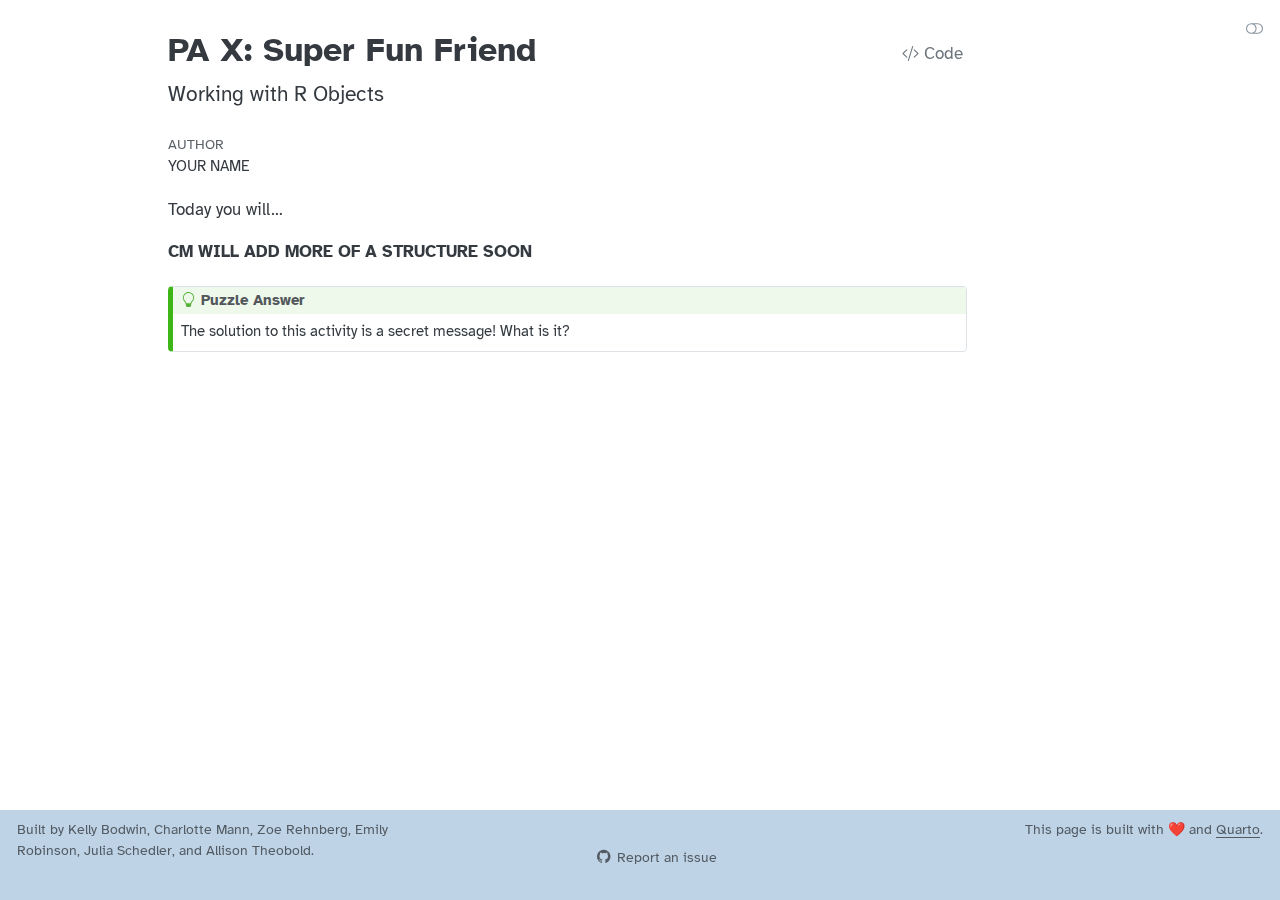
<file: docs/practice-activities/main-version/paX-fun.html>
<!DOCTYPE html>
<html xmlns="http://www.w3.org/1999/xhtml" lang="en" xml:lang="en"><head>

<meta charset="utf-8">
<meta name="generator" content="quarto-1.6.40">

<meta name="viewport" content="width=device-width, initial-scale=1.0, user-scalable=yes">

<meta name="author" content="YOUR NAME">

<title>PA X: Super Fun Friend – R is Your Friend</title>
<style>
code{white-space: pre-wrap;}
span.smallcaps{font-variant: small-caps;}
div.columns{display: flex; gap: min(4vw, 1.5em);}
div.column{flex: auto; overflow-x: auto;}
div.hanging-indent{margin-left: 1.5em; text-indent: -1.5em;}
ul.task-list{list-style: none;}
ul.task-list li input[type="checkbox"] {
  width: 0.8em;
  margin: 0 0.8em 0.2em -1em; /* quarto-specific, see https://github.com/quarto-dev/quarto-cli/issues/4556 */ 
  vertical-align: middle;
}
/* CSS for syntax highlighting */
pre > code.sourceCode { white-space: pre; position: relative; }
pre > code.sourceCode > span { line-height: 1.25; }
pre > code.sourceCode > span:empty { height: 1.2em; }
.sourceCode { overflow: visible; }
code.sourceCode > span { color: inherit; text-decoration: inherit; }
div.sourceCode { margin: 1em 0; }
pre.sourceCode { margin: 0; }
@media screen {
div.sourceCode { overflow: auto; }
}
@media print {
pre > code.sourceCode { white-space: pre-wrap; }
pre > code.sourceCode > span { display: inline-block; text-indent: -5em; padding-left: 5em; }
}
pre.numberSource code
  { counter-reset: source-line 0; }
pre.numberSource code > span
  { position: relative; left: -4em; counter-increment: source-line; }
pre.numberSource code > span > a:first-child::before
  { content: counter(source-line);
    position: relative; left: -1em; text-align: right; vertical-align: baseline;
    border: none; display: inline-block;
    -webkit-touch-callout: none; -webkit-user-select: none;
    -khtml-user-select: none; -moz-user-select: none;
    -ms-user-select: none; user-select: none;
    padding: 0 4px; width: 4em;
  }
pre.numberSource { margin-left: 3em;  padding-left: 4px; }
div.sourceCode
  {   }
@media screen {
pre > code.sourceCode > span > a:first-child::before { text-decoration: underline; }
}
</style>


<script src="../../site_libs/quarto-nav/quarto-nav.js"></script>
<script src="../../site_libs/clipboard/clipboard.min.js"></script>
<script src="../../site_libs/quarto-search/autocomplete.umd.js"></script>
<script src="../../site_libs/quarto-search/fuse.min.js"></script>
<script src="../../site_libs/quarto-search/quarto-search.js"></script>
<meta name="quarto:offset" content="../../">
<script src="../../site_libs/quarto-html/quarto.js"></script>
<script src="../../site_libs/quarto-html/popper.min.js"></script>
<script src="../../site_libs/quarto-html/tippy.umd.min.js"></script>
<script src="../../site_libs/quarto-html/anchor.min.js"></script>
<link href="../../site_libs/quarto-html/tippy.css" rel="stylesheet">
<link href="../../site_libs/quarto-html/quarto-syntax-highlighting-549806ee2085284f45b00abea8c6df48.css" rel="stylesheet" class="quarto-color-scheme" id="quarto-text-highlighting-styles">
<link href="../../site_libs/quarto-html/quarto-syntax-highlighting-dark-8ea72dc5fed832574809a9c94082fbbb.css" rel="prefetch" class="quarto-color-scheme quarto-color-alternate" id="quarto-text-highlighting-styles">
<script src="../../site_libs/bootstrap/bootstrap.min.js"></script>
<link href="../../site_libs/bootstrap/bootstrap-icons.css" rel="stylesheet">
<link href="../../site_libs/bootstrap/bootstrap-d1de208b7a005b2f4b6317bd424c8711.min.css" rel="stylesheet" append-hash="true" class="quarto-color-scheme" id="quarto-bootstrap" data-mode="light">
<link href="../../site_libs/bootstrap/bootstrap-dark-cc722ce0d1c89e0b6618f77c7b1aca4f.min.css" rel="prefetch" append-hash="true" class="quarto-color-scheme quarto-color-alternate" id="quarto-bootstrap" data-mode="dark">
<script id="quarto-search-options" type="application/json">{
  "location": "sidebar",
  "copy-button": false,
  "collapse-after": 3,
  "panel-placement": "start",
  "type": "textbox",
  "limit": 50,
  "keyboard-shortcut": [
    "f",
    "/",
    "s"
  ],
  "show-item-context": false,
  "language": {
    "search-no-results-text": "No results",
    "search-matching-documents-text": "matching documents",
    "search-copy-link-title": "Copy link to search",
    "search-hide-matches-text": "Hide additional matches",
    "search-more-match-text": "more match in this document",
    "search-more-matches-text": "more matches in this document",
    "search-clear-button-title": "Clear",
    "search-text-placeholder": "",
    "search-detached-cancel-button-title": "Cancel",
    "search-submit-button-title": "Submit",
    "search-label": "Search"
  }
}</script>


</head>

<body>

<div id="quarto-search-results"></div>
<!-- content -->
<div id="quarto-content" class="quarto-container page-columns page-rows-contents page-layout-article">
<!-- sidebar -->
<!-- margin-sidebar -->
    <div id="quarto-margin-sidebar" class="sidebar margin-sidebar zindex-bottom">
        
    </div>
<!-- main -->
<main class="content" id="quarto-document-content">

<header id="title-block-header" class="quarto-title-block default">
<div class="quarto-title">
<div class="quarto-title-block"><div><h1 class="title">PA X: Super Fun Friend</h1><button type="button" class="btn code-tools-button" id="quarto-code-tools-source"><i class="bi"></i> Code</button></div></div>
<p class="subtitle lead">Working with R Objects</p>
</div>



<div class="quarto-title-meta">

    <div>
    <div class="quarto-title-meta-heading">Author</div>
    <div class="quarto-title-meta-contents">
             <p>YOUR NAME </p>
          </div>
  </div>
    
  
    
  </div>
  


</header>


<p>Today you will…</p>
<p><strong>CM WILL ADD MORE OF A STRUCTURE SOON</strong></p>
<div class="callout callout-style-default callout-tip callout-titled">
<div class="callout-header d-flex align-content-center">
<div class="callout-icon-container">
<i class="callout-icon"></i>
</div>
<div class="callout-title-container flex-fill">
Puzzle Answer
</div>
</div>
<div class="callout-body-container callout-body">
<p>The solution to this activity is a secret message! What is it?</p>
</div>
</div>


<!-- -->


</main> <!-- /main -->
<script id="quarto-html-after-body" type="application/javascript">
window.document.addEventListener("DOMContentLoaded", function (event) {
  const toggleBodyColorMode = (bsSheetEl) => {
    const mode = bsSheetEl.getAttribute("data-mode");
    const bodyEl = window.document.querySelector("body");
    if (mode === "dark") {
      bodyEl.classList.add("quarto-dark");
      bodyEl.classList.remove("quarto-light");
    } else {
      bodyEl.classList.add("quarto-light");
      bodyEl.classList.remove("quarto-dark");
    }
  }
  const toggleBodyColorPrimary = () => {
    const bsSheetEl = window.document.querySelector("link#quarto-bootstrap");
    if (bsSheetEl) {
      toggleBodyColorMode(bsSheetEl);
    }
  }
  toggleBodyColorPrimary();  
  const disableStylesheet = (stylesheets) => {
    for (let i=0; i < stylesheets.length; i++) {
      const stylesheet = stylesheets[i];
      stylesheet.rel = 'prefetch';
    }
  }
  const enableStylesheet = (stylesheets) => {
    for (let i=0; i < stylesheets.length; i++) {
      const stylesheet = stylesheets[i];
      stylesheet.rel = 'stylesheet';
    }
  }
  const manageTransitions = (selector, allowTransitions) => {
    const els = window.document.querySelectorAll(selector);
    for (let i=0; i < els.length; i++) {
      const el = els[i];
      if (allowTransitions) {
        el.classList.remove('notransition');
      } else {
        el.classList.add('notransition');
      }
    }
  }
  const toggleGiscusIfUsed = (isAlternate, darkModeDefault) => {
    const baseTheme = document.querySelector('#giscus-base-theme')?.value ?? 'light';
    const alternateTheme = document.querySelector('#giscus-alt-theme')?.value ?? 'dark';
    let newTheme = '';
    if(darkModeDefault) {
      newTheme = isAlternate ? baseTheme : alternateTheme;
    } else {
      newTheme = isAlternate ? alternateTheme : baseTheme;
    }
    const changeGiscusTheme = () => {
      // From: https://github.com/giscus/giscus/issues/336
      const sendMessage = (message) => {
        const iframe = document.querySelector('iframe.giscus-frame');
        if (!iframe) return;
        iframe.contentWindow.postMessage({ giscus: message }, 'https://giscus.app');
      }
      sendMessage({
        setConfig: {
          theme: newTheme
        }
      });
    }
    const isGiscussLoaded = window.document.querySelector('iframe.giscus-frame') !== null;
    if (isGiscussLoaded) {
      changeGiscusTheme();
    }
  }
  const toggleColorMode = (alternate) => {
    // Switch the stylesheets
    const alternateStylesheets = window.document.querySelectorAll('link.quarto-color-scheme.quarto-color-alternate');
    manageTransitions('#quarto-margin-sidebar .nav-link', false);
    if (alternate) {
      enableStylesheet(alternateStylesheets);
      for (const sheetNode of alternateStylesheets) {
        if (sheetNode.id === "quarto-bootstrap") {
          toggleBodyColorMode(sheetNode);
        }
      }
    } else {
      disableStylesheet(alternateStylesheets);
      toggleBodyColorPrimary();
    }
    manageTransitions('#quarto-margin-sidebar .nav-link', true);
    // Switch the toggles
    const toggles = window.document.querySelectorAll('.quarto-color-scheme-toggle');
    for (let i=0; i < toggles.length; i++) {
      const toggle = toggles[i];
      if (toggle) {
        if (alternate) {
          toggle.classList.add("alternate");     
        } else {
          toggle.classList.remove("alternate");
        }
      }
    }
    // Hack to workaround the fact that safari doesn't
    // properly recolor the scrollbar when toggling (#1455)
    if (navigator.userAgent.indexOf('Safari') > 0 && navigator.userAgent.indexOf('Chrome') == -1) {
      manageTransitions("body", false);
      window.scrollTo(0, 1);
      setTimeout(() => {
        window.scrollTo(0, 0);
        manageTransitions("body", true);
      }, 40);  
    }
  }
  const isFileUrl = () => { 
    return window.location.protocol === 'file:';
  }
  const hasAlternateSentinel = () => {  
    let styleSentinel = getColorSchemeSentinel();
    if (styleSentinel !== null) {
      return styleSentinel === "alternate";
    } else {
      return false;
    }
  }
  const setStyleSentinel = (alternate) => {
    const value = alternate ? "alternate" : "default";
    if (!isFileUrl()) {
      window.localStorage.setItem("quarto-color-scheme", value);
    } else {
      localAlternateSentinel = value;
    }
  }
  const getColorSchemeSentinel = () => {
    if (!isFileUrl()) {
      const storageValue = window.localStorage.getItem("quarto-color-scheme");
      return storageValue != null ? storageValue : localAlternateSentinel;
    } else {
      return localAlternateSentinel;
    }
  }
  const darkModeDefault = false;
  let localAlternateSentinel = darkModeDefault ? 'alternate' : 'default';
  // Dark / light mode switch
  window.quartoToggleColorScheme = () => {
    // Read the current dark / light value 
    let toAlternate = !hasAlternateSentinel();
    toggleColorMode(toAlternate);
    setStyleSentinel(toAlternate);
    toggleGiscusIfUsed(toAlternate, darkModeDefault);
  };
  // Ensure there is a toggle, if there isn't float one in the top right
  if (window.document.querySelector('.quarto-color-scheme-toggle') === null) {
    const a = window.document.createElement('a');
    a.classList.add('top-right');
    a.classList.add('quarto-color-scheme-toggle');
    a.href = "";
    a.onclick = function() { try { window.quartoToggleColorScheme(); } catch {} return false; };
    const i = window.document.createElement("i");
    i.classList.add('bi');
    a.appendChild(i);
    window.document.body.appendChild(a);
  }
  // Switch to dark mode if need be
  if (hasAlternateSentinel()) {
    toggleColorMode(true);
  } else {
    toggleColorMode(false);
  }
  const icon = "";
  const anchorJS = new window.AnchorJS();
  anchorJS.options = {
    placement: 'right',
    icon: icon
  };
  anchorJS.add('.anchored');
  const isCodeAnnotation = (el) => {
    for (const clz of el.classList) {
      if (clz.startsWith('code-annotation-')) {                     
        return true;
      }
    }
    return false;
  }
  const onCopySuccess = function(e) {
    // button target
    const button = e.trigger;
    // don't keep focus
    button.blur();
    // flash "checked"
    button.classList.add('code-copy-button-checked');
    var currentTitle = button.getAttribute("title");
    button.setAttribute("title", "Copied!");
    let tooltip;
    if (window.bootstrap) {
      button.setAttribute("data-bs-toggle", "tooltip");
      button.setAttribute("data-bs-placement", "left");
      button.setAttribute("data-bs-title", "Copied!");
      tooltip = new bootstrap.Tooltip(button, 
        { trigger: "manual", 
          customClass: "code-copy-button-tooltip",
          offset: [0, -8]});
      tooltip.show();    
    }
    setTimeout(function() {
      if (tooltip) {
        tooltip.hide();
        button.removeAttribute("data-bs-title");
        button.removeAttribute("data-bs-toggle");
        button.removeAttribute("data-bs-placement");
      }
      button.setAttribute("title", currentTitle);
      button.classList.remove('code-copy-button-checked');
    }, 1000);
    // clear code selection
    e.clearSelection();
  }
  const getTextToCopy = function(trigger) {
      const codeEl = trigger.previousElementSibling.cloneNode(true);
      for (const childEl of codeEl.children) {
        if (isCodeAnnotation(childEl)) {
          childEl.remove();
        }
      }
      return codeEl.innerText;
  }
  const clipboard = new window.ClipboardJS('.code-copy-button:not([data-in-quarto-modal])', {
    text: getTextToCopy
  });
  clipboard.on('success', onCopySuccess);
  if (window.document.getElementById('quarto-embedded-source-code-modal')) {
    const clipboardModal = new window.ClipboardJS('.code-copy-button[data-in-quarto-modal]', {
      text: getTextToCopy,
      container: window.document.getElementById('quarto-embedded-source-code-modal')
    });
    clipboardModal.on('success', onCopySuccess);
  }
  const viewSource = window.document.getElementById('quarto-view-source') ||
                     window.document.getElementById('quarto-code-tools-source');
  if (viewSource) {
    const sourceUrl = viewSource.getAttribute("data-quarto-source-url");
    viewSource.addEventListener("click", function(e) {
      if (sourceUrl) {
        // rstudio viewer pane
        if (/\bcapabilities=\b/.test(window.location)) {
          window.open(sourceUrl);
        } else {
          window.location.href = sourceUrl;
        }
      } else {
        const modal = new bootstrap.Modal(document.getElementById('quarto-embedded-source-code-modal'));
        modal.show();
      }
      return false;
    });
  }
  function toggleCodeHandler(show) {
    return function(e) {
      const detailsSrc = window.document.querySelectorAll(".cell > details > .sourceCode");
      for (let i=0; i<detailsSrc.length; i++) {
        const details = detailsSrc[i].parentElement;
        if (show) {
          details.open = true;
        } else {
          details.removeAttribute("open");
        }
      }
      const cellCodeDivs = window.document.querySelectorAll(".cell > .sourceCode");
      const fromCls = show ? "hidden" : "unhidden";
      const toCls = show ? "unhidden" : "hidden";
      for (let i=0; i<cellCodeDivs.length; i++) {
        const codeDiv = cellCodeDivs[i];
        if (codeDiv.classList.contains(fromCls)) {
          codeDiv.classList.remove(fromCls);
          codeDiv.classList.add(toCls);
        } 
      }
      return false;
    }
  }
  const hideAllCode = window.document.getElementById("quarto-hide-all-code");
  if (hideAllCode) {
    hideAllCode.addEventListener("click", toggleCodeHandler(false));
  }
  const showAllCode = window.document.getElementById("quarto-show-all-code");
  if (showAllCode) {
    showAllCode.addEventListener("click", toggleCodeHandler(true));
  }
    var localhostRegex = new RegExp(/^(?:http|https):\/\/localhost\:?[0-9]*\//);
    var mailtoRegex = new RegExp(/^mailto:/);
      var filterRegex = new RegExp("https:\/\/R-is-your-friend\.github\.io\/course-assessments");
    var isInternal = (href) => {
        return filterRegex.test(href) || localhostRegex.test(href) || mailtoRegex.test(href);
    }
    // Inspect non-navigation links and adorn them if external
 	var links = window.document.querySelectorAll('a[href]:not(.nav-link):not(.navbar-brand):not(.toc-action):not(.sidebar-link):not(.sidebar-item-toggle):not(.pagination-link):not(.no-external):not([aria-hidden]):not(.dropdown-item):not(.quarto-navigation-tool):not(.about-link)');
    for (var i=0; i<links.length; i++) {
      const link = links[i];
      if (!isInternal(link.href)) {
        // undo the damage that might have been done by quarto-nav.js in the case of
        // links that we want to consider external
        if (link.dataset.originalHref !== undefined) {
          link.href = link.dataset.originalHref;
        }
      }
    }
  function tippyHover(el, contentFn, onTriggerFn, onUntriggerFn) {
    const config = {
      allowHTML: true,
      maxWidth: 500,
      delay: 100,
      arrow: false,
      appendTo: function(el) {
          return el.parentElement;
      },
      interactive: true,
      interactiveBorder: 10,
      theme: 'quarto',
      placement: 'bottom-start',
    };
    if (contentFn) {
      config.content = contentFn;
    }
    if (onTriggerFn) {
      config.onTrigger = onTriggerFn;
    }
    if (onUntriggerFn) {
      config.onUntrigger = onUntriggerFn;
    }
    window.tippy(el, config); 
  }
  const noterefs = window.document.querySelectorAll('a[role="doc-noteref"]');
  for (var i=0; i<noterefs.length; i++) {
    const ref = noterefs[i];
    tippyHover(ref, function() {
      // use id or data attribute instead here
      let href = ref.getAttribute('data-footnote-href') || ref.getAttribute('href');
      try { href = new URL(href).hash; } catch {}
      const id = href.replace(/^#\/?/, "");
      const note = window.document.getElementById(id);
      if (note) {
        return note.innerHTML;
      } else {
        return "";
      }
    });
  }
  const xrefs = window.document.querySelectorAll('a.quarto-xref');
  const processXRef = (id, note) => {
    // Strip column container classes
    const stripColumnClz = (el) => {
      el.classList.remove("page-full", "page-columns");
      if (el.children) {
        for (const child of el.children) {
          stripColumnClz(child);
        }
      }
    }
    stripColumnClz(note)
    if (id === null || id.startsWith('sec-')) {
      // Special case sections, only their first couple elements
      const container = document.createElement("div");
      if (note.children && note.children.length > 2) {
        container.appendChild(note.children[0].cloneNode(true));
        for (let i = 1; i < note.children.length; i++) {
          const child = note.children[i];
          if (child.tagName === "P" && child.innerText === "") {
            continue;
          } else {
            container.appendChild(child.cloneNode(true));
            break;
          }
        }
        if (window.Quarto?.typesetMath) {
          window.Quarto.typesetMath(container);
        }
        return container.innerHTML
      } else {
        if (window.Quarto?.typesetMath) {
          window.Quarto.typesetMath(note);
        }
        return note.innerHTML;
      }
    } else {
      // Remove any anchor links if they are present
      const anchorLink = note.querySelector('a.anchorjs-link');
      if (anchorLink) {
        anchorLink.remove();
      }
      if (window.Quarto?.typesetMath) {
        window.Quarto.typesetMath(note);
      }
      if (note.classList.contains("callout")) {
        return note.outerHTML;
      } else {
        return note.innerHTML;
      }
    }
  }
  for (var i=0; i<xrefs.length; i++) {
    const xref = xrefs[i];
    tippyHover(xref, undefined, function(instance) {
      instance.disable();
      let url = xref.getAttribute('href');
      let hash = undefined; 
      if (url.startsWith('#')) {
        hash = url;
      } else {
        try { hash = new URL(url).hash; } catch {}
      }
      if (hash) {
        const id = hash.replace(/^#\/?/, "");
        const note = window.document.getElementById(id);
        if (note !== null) {
          try {
            const html = processXRef(id, note.cloneNode(true));
            instance.setContent(html);
          } finally {
            instance.enable();
            instance.show();
          }
        } else {
          // See if we can fetch this
          fetch(url.split('#')[0])
          .then(res => res.text())
          .then(html => {
            const parser = new DOMParser();
            const htmlDoc = parser.parseFromString(html, "text/html");
            const note = htmlDoc.getElementById(id);
            if (note !== null) {
              const html = processXRef(id, note);
              instance.setContent(html);
            } 
          }).finally(() => {
            instance.enable();
            instance.show();
          });
        }
      } else {
        // See if we can fetch a full url (with no hash to target)
        // This is a special case and we should probably do some content thinning / targeting
        fetch(url)
        .then(res => res.text())
        .then(html => {
          const parser = new DOMParser();
          const htmlDoc = parser.parseFromString(html, "text/html");
          const note = htmlDoc.querySelector('main.content');
          if (note !== null) {
            // This should only happen for chapter cross references
            // (since there is no id in the URL)
            // remove the first header
            if (note.children.length > 0 && note.children[0].tagName === "HEADER") {
              note.children[0].remove();
            }
            const html = processXRef(null, note);
            instance.setContent(html);
          } 
        }).finally(() => {
          instance.enable();
          instance.show();
        });
      }
    }, function(instance) {
    });
  }
      let selectedAnnoteEl;
      const selectorForAnnotation = ( cell, annotation) => {
        let cellAttr = 'data-code-cell="' + cell + '"';
        let lineAttr = 'data-code-annotation="' +  annotation + '"';
        const selector = 'span[' + cellAttr + '][' + lineAttr + ']';
        return selector;
      }
      const selectCodeLines = (annoteEl) => {
        const doc = window.document;
        const targetCell = annoteEl.getAttribute("data-target-cell");
        const targetAnnotation = annoteEl.getAttribute("data-target-annotation");
        const annoteSpan = window.document.querySelector(selectorForAnnotation(targetCell, targetAnnotation));
        const lines = annoteSpan.getAttribute("data-code-lines").split(",");
        const lineIds = lines.map((line) => {
          return targetCell + "-" + line;
        })
        let top = null;
        let height = null;
        let parent = null;
        if (lineIds.length > 0) {
            //compute the position of the single el (top and bottom and make a div)
            const el = window.document.getElementById(lineIds[0]);
            top = el.offsetTop;
            height = el.offsetHeight;
            parent = el.parentElement.parentElement;
          if (lineIds.length > 1) {
            const lastEl = window.document.getElementById(lineIds[lineIds.length - 1]);
            const bottom = lastEl.offsetTop + lastEl.offsetHeight;
            height = bottom - top;
          }
          if (top !== null && height !== null && parent !== null) {
            // cook up a div (if necessary) and position it 
            let div = window.document.getElementById("code-annotation-line-highlight");
            if (div === null) {
              div = window.document.createElement("div");
              div.setAttribute("id", "code-annotation-line-highlight");
              div.style.position = 'absolute';
              parent.appendChild(div);
            }
            div.style.top = top - 2 + "px";
            div.style.height = height + 4 + "px";
            div.style.left = 0;
            let gutterDiv = window.document.getElementById("code-annotation-line-highlight-gutter");
            if (gutterDiv === null) {
              gutterDiv = window.document.createElement("div");
              gutterDiv.setAttribute("id", "code-annotation-line-highlight-gutter");
              gutterDiv.style.position = 'absolute';
              const codeCell = window.document.getElementById(targetCell);
              const gutter = codeCell.querySelector('.code-annotation-gutter');
              gutter.appendChild(gutterDiv);
            }
            gutterDiv.style.top = top - 2 + "px";
            gutterDiv.style.height = height + 4 + "px";
          }
          selectedAnnoteEl = annoteEl;
        }
      };
      const unselectCodeLines = () => {
        const elementsIds = ["code-annotation-line-highlight", "code-annotation-line-highlight-gutter"];
        elementsIds.forEach((elId) => {
          const div = window.document.getElementById(elId);
          if (div) {
            div.remove();
          }
        });
        selectedAnnoteEl = undefined;
      };
        // Handle positioning of the toggle
    window.addEventListener(
      "resize",
      throttle(() => {
        elRect = undefined;
        if (selectedAnnoteEl) {
          selectCodeLines(selectedAnnoteEl);
        }
      }, 10)
    );
    function throttle(fn, ms) {
    let throttle = false;
    let timer;
      return (...args) => {
        if(!throttle) { // first call gets through
            fn.apply(this, args);
            throttle = true;
        } else { // all the others get throttled
            if(timer) clearTimeout(timer); // cancel #2
            timer = setTimeout(() => {
              fn.apply(this, args);
              timer = throttle = false;
            }, ms);
        }
      };
    }
      // Attach click handler to the DT
      const annoteDls = window.document.querySelectorAll('dt[data-target-cell]');
      for (const annoteDlNode of annoteDls) {
        annoteDlNode.addEventListener('click', (event) => {
          const clickedEl = event.target;
          if (clickedEl !== selectedAnnoteEl) {
            unselectCodeLines();
            const activeEl = window.document.querySelector('dt[data-target-cell].code-annotation-active');
            if (activeEl) {
              activeEl.classList.remove('code-annotation-active');
            }
            selectCodeLines(clickedEl);
            clickedEl.classList.add('code-annotation-active');
          } else {
            // Unselect the line
            unselectCodeLines();
            clickedEl.classList.remove('code-annotation-active');
          }
        });
      }
  const findCites = (el) => {
    const parentEl = el.parentElement;
    if (parentEl) {
      const cites = parentEl.dataset.cites;
      if (cites) {
        return {
          el,
          cites: cites.split(' ')
        };
      } else {
        return findCites(el.parentElement)
      }
    } else {
      return undefined;
    }
  };
  var bibliorefs = window.document.querySelectorAll('a[role="doc-biblioref"]');
  for (var i=0; i<bibliorefs.length; i++) {
    const ref = bibliorefs[i];
    const citeInfo = findCites(ref);
    if (citeInfo) {
      tippyHover(citeInfo.el, function() {
        var popup = window.document.createElement('div');
        citeInfo.cites.forEach(function(cite) {
          var citeDiv = window.document.createElement('div');
          citeDiv.classList.add('hanging-indent');
          citeDiv.classList.add('csl-entry');
          var biblioDiv = window.document.getElementById('ref-' + cite);
          if (biblioDiv) {
            citeDiv.innerHTML = biblioDiv.innerHTML;
          }
          popup.appendChild(citeDiv);
        });
        return popup.innerHTML;
      });
    }
  }
});
</script><div class="modal fade" id="quarto-embedded-source-code-modal" tabindex="-1" aria-labelledby="quarto-embedded-source-code-modal-label" aria-hidden="true"><div class="modal-dialog modal-dialog-scrollable"><div class="modal-content"><div class="modal-header"><h5 class="modal-title" id="quarto-embedded-source-code-modal-label">Source Code</h5><button class="btn-close" data-bs-dismiss="modal"></button></div><div class="modal-body"><div class="">
<div class="sourceCode" id="cb1" data-shortcodes="false"><pre class="sourceCode markdown code-with-copy"><code class="sourceCode markdown"><span id="cb1-1"><a href="#cb1-1" aria-hidden="true" tabindex="-1"></a><span class="co">---</span></span>
<span id="cb1-2"><a href="#cb1-2" aria-hidden="true" tabindex="-1"></a><span class="an">title:</span><span class="co"> "PA X: Super Fun Friend"</span></span>
<span id="cb1-3"><a href="#cb1-3" aria-hidden="true" tabindex="-1"></a><span class="an">subtitle:</span><span class="co"> "Working with R Objects"</span></span>
<span id="cb1-4"><a href="#cb1-4" aria-hidden="true" tabindex="-1"></a><span class="an">author:</span><span class="co"> "YOUR NAME "</span></span>
<span id="cb1-5"><a href="#cb1-5" aria-hidden="true" tabindex="-1"></a><span class="an">format:</span><span class="co"> </span></span>
<span id="cb1-6"><a href="#cb1-6" aria-hidden="true" tabindex="-1"></a><span class="co">  html:</span></span>
<span id="cb1-7"><a href="#cb1-7" aria-hidden="true" tabindex="-1"></a><span class="co">   code-tools: true</span></span>
<span id="cb1-8"><a href="#cb1-8" aria-hidden="true" tabindex="-1"></a><span class="an">execute:</span></span>
<span id="cb1-9"><a href="#cb1-9" aria-hidden="true" tabindex="-1"></a><span class="co">  echo: true</span></span>
<span id="cb1-10"><a href="#cb1-10" aria-hidden="true" tabindex="-1"></a><span class="co">  error: true</span></span>
<span id="cb1-11"><a href="#cb1-11" aria-hidden="true" tabindex="-1"></a><span class="co">---</span></span>
<span id="cb1-12"><a href="#cb1-12" aria-hidden="true" tabindex="-1"></a></span>
<span id="cb1-13"><a href="#cb1-13" aria-hidden="true" tabindex="-1"></a>Today you will...</span>
<span id="cb1-14"><a href="#cb1-14" aria-hidden="true" tabindex="-1"></a></span>
<span id="cb1-15"><a href="#cb1-15" aria-hidden="true" tabindex="-1"></a>**CM WILL ADD MORE OF A STRUCTURE SOON**</span>
<span id="cb1-16"><a href="#cb1-16" aria-hidden="true" tabindex="-1"></a></span>
<span id="cb1-17"><a href="#cb1-17" aria-hidden="true" tabindex="-1"></a></span>
<span id="cb1-18"><a href="#cb1-18" aria-hidden="true" tabindex="-1"></a>:::callout-tip</span>
<span id="cb1-19"><a href="#cb1-19" aria-hidden="true" tabindex="-1"></a><span class="fu"># Puzzle Answer</span></span>
<span id="cb1-20"><a href="#cb1-20" aria-hidden="true" tabindex="-1"></a></span>
<span id="cb1-21"><a href="#cb1-21" aria-hidden="true" tabindex="-1"></a>The solution to this activity is a secret message! What is it?</span>
<span id="cb1-22"><a href="#cb1-22" aria-hidden="true" tabindex="-1"></a>:::</span>
<span id="cb1-23"><a href="#cb1-23" aria-hidden="true" tabindex="-1"></a></span>
<span id="cb1-24"><a href="#cb1-24" aria-hidden="true" tabindex="-1"></a></span></code><button title="Copy to Clipboard" class="code-copy-button" data-in-quarto-modal=""><i class="bi"></i></button></pre></div>
</div></div></div></div></div>
</div> <!-- /content -->
<footer class="footer">
  <div class="nav-footer">
    <div class="nav-footer-left">
<p>Built by Kelly Bodwin, Charlotte Mann, Zoe Rehnberg, Emily Robinson, Julia Schedler, and Allison Theobold.</p>
</div>   
    <div class="nav-footer-center">
      &nbsp;
    <div class="toc-actions"><ul><li><a href="https://github.com/R-is-your-friend/course-assessments/issues/new" class="toc-action"><i class="bi bi-github"></i>Report an issue</a></li></ul></div></div>
    <div class="nav-footer-right">
<p>This page is built with ❤️️ and <a href="https://quarto.org/">Quarto</a>.</p>
</div>
  </div>
</footer>




</body></html>
</file>
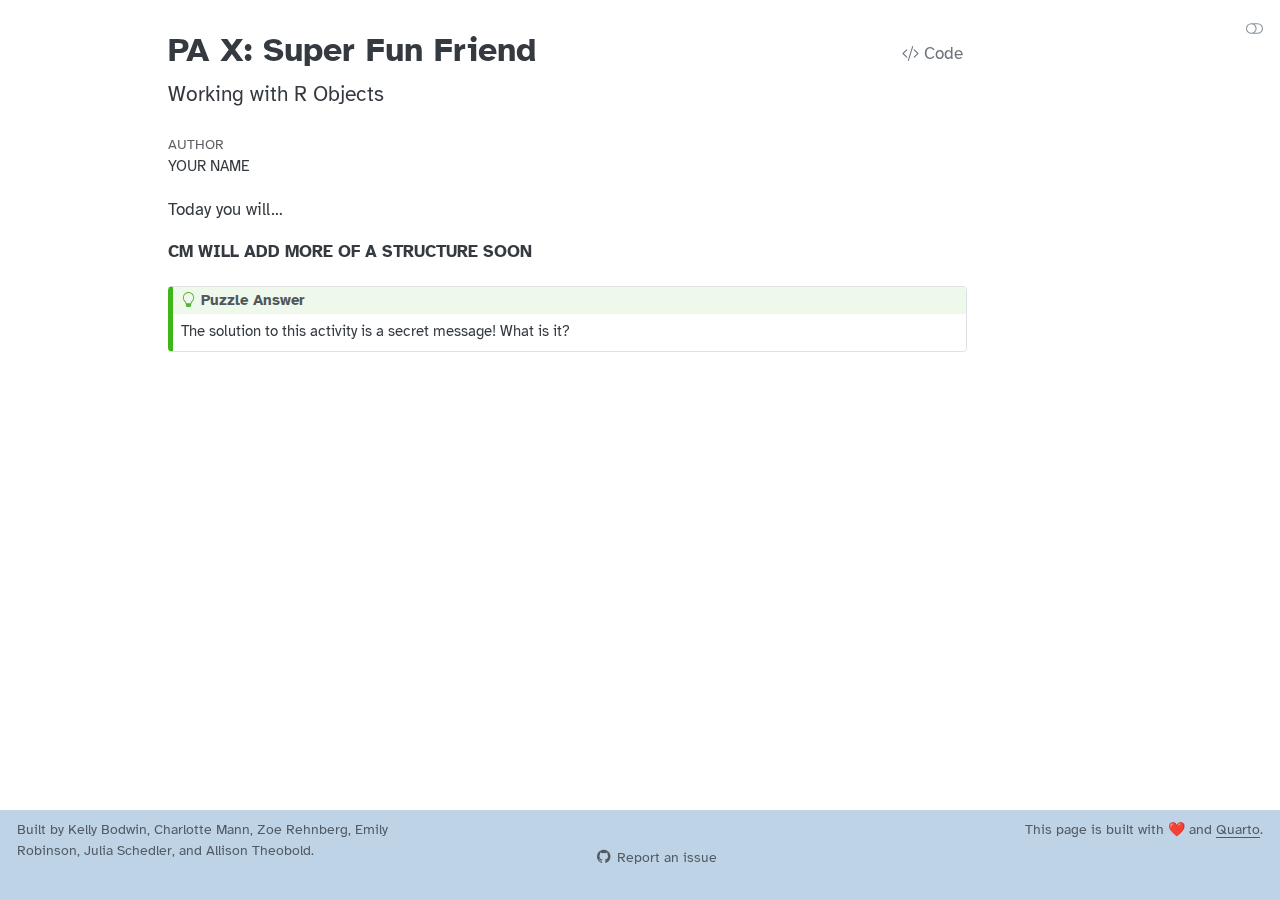
<file: docs/practice-activities/student-version/paX-fun.html>
<!DOCTYPE html>
<html xmlns="http://www.w3.org/1999/xhtml" lang="en" xml:lang="en"><head>

<meta charset="utf-8">
<meta name="generator" content="quarto-1.8.26">

<meta name="viewport" content="width=device-width, initial-scale=1.0, user-scalable=yes">

<meta name="author" content="YOUR NAME">

<title>PA X: Super Fun Friend – R is Your Friend</title>
<style>
code{white-space: pre-wrap;}
span.smallcaps{font-variant: small-caps;}
div.columns{display: flex; gap: min(4vw, 1.5em);}
div.column{flex: auto; overflow-x: auto;}
div.hanging-indent{margin-left: 1.5em; text-indent: -1.5em;}
ul.task-list{list-style: none;}
ul.task-list li input[type="checkbox"] {
  width: 0.8em;
  margin: 0 0.8em 0.2em -1em; /* quarto-specific, see https://github.com/quarto-dev/quarto-cli/issues/4556 */ 
  vertical-align: middle;
}
/* CSS for syntax highlighting */
html { -webkit-text-size-adjust: 100%; }
pre > code.sourceCode { white-space: pre; position: relative; }
pre > code.sourceCode > span { display: inline-block; line-height: 1.25; }
pre > code.sourceCode > span:empty { height: 1.2em; }
.sourceCode { overflow: visible; }
code.sourceCode > span { color: inherit; text-decoration: inherit; }
div.sourceCode { margin: 1em 0; }
pre.sourceCode { margin: 0; }
@media screen {
div.sourceCode { overflow: auto; }
}
@media print {
pre > code.sourceCode { white-space: pre-wrap; }
pre > code.sourceCode > span { text-indent: -5em; padding-left: 5em; }
}
pre.numberSource code
  { counter-reset: source-line 0; }
pre.numberSource code > span
  { position: relative; left: -4em; counter-increment: source-line; }
pre.numberSource code > span > a:first-child::before
  { content: counter(source-line);
    position: relative; left: -1em; text-align: right; vertical-align: baseline;
    border: none; display: inline-block;
    -webkit-touch-callout: none; -webkit-user-select: none;
    -khtml-user-select: none; -moz-user-select: none;
    -ms-user-select: none; user-select: none;
    padding: 0 4px; width: 4em;
  }
pre.numberSource { margin-left: 3em;  padding-left: 4px; }
div.sourceCode
  {   }
@media screen {
pre > code.sourceCode > span > a:first-child::before { text-decoration: underline; }
}
</style>


<script src="../../site_libs/quarto-nav/quarto-nav.js"></script>
<script src="../../site_libs/clipboard/clipboard.min.js"></script>
<script src="../../site_libs/quarto-search/autocomplete.umd.js"></script>
<script src="../../site_libs/quarto-search/fuse.min.js"></script>
<script src="../../site_libs/quarto-search/quarto-search.js"></script>
<meta name="quarto:offset" content="../../">
<script src="../../site_libs/quarto-html/quarto.js" type="module"></script>
<script src="../../site_libs/quarto-html/tabsets/tabsets.js" type="module"></script>
<script src="../../site_libs/quarto-html/axe/axe-check.js" type="module"></script>
<script src="../../site_libs/quarto-html/popper.min.js"></script>
<script src="../../site_libs/quarto-html/tippy.umd.min.js"></script>
<script src="../../site_libs/quarto-html/anchor.min.js"></script>
<link href="../../site_libs/quarto-html/tippy.css" rel="stylesheet">
<link href="../../site_libs/quarto-html/quarto-syntax-highlighting-587c61ba64f3a5504c4d52d930310e48.css" rel="stylesheet" class="quarto-color-scheme" id="quarto-text-highlighting-styles">
<link href="../../site_libs/quarto-html/quarto-syntax-highlighting-dark-b758ccaa5987ceb1b75504551e579abf.css" rel="stylesheet" class="quarto-color-scheme quarto-color-alternate" id="quarto-text-highlighting-styles">
<link href="../../site_libs/quarto-html/quarto-syntax-highlighting-587c61ba64f3a5504c4d52d930310e48.css" rel="stylesheet" class="quarto-color-scheme-extra" id="quarto-text-highlighting-styles">
<script src="../../site_libs/bootstrap/bootstrap.min.js"></script>
<link href="../../site_libs/bootstrap/bootstrap-icons.css" rel="stylesheet">
<link href="../../site_libs/bootstrap/bootstrap-fad26494ecb6ad66f4afbfbf12486cc1.min.css" rel="stylesheet" append-hash="true" class="quarto-color-scheme" id="quarto-bootstrap" data-mode="light">
<link href="../../site_libs/bootstrap/bootstrap-dark-7b47a951b730fa877cbee758ae846ea5.min.css" rel="stylesheet" append-hash="true" class="quarto-color-scheme quarto-color-alternate" id="quarto-bootstrap" data-mode="dark">
<link href="../../site_libs/bootstrap/bootstrap-fad26494ecb6ad66f4afbfbf12486cc1.min.css" rel="stylesheet" append-hash="true" class="quarto-color-scheme-extra" id="quarto-bootstrap" data-mode="light">
<script id="quarto-search-options" type="application/json">{
  "location": "sidebar",
  "copy-button": false,
  "collapse-after": 3,
  "panel-placement": "start",
  "type": "textbox",
  "limit": 50,
  "keyboard-shortcut": [
    "f",
    "/",
    "s"
  ],
  "show-item-context": false,
  "language": {
    "search-no-results-text": "No results",
    "search-matching-documents-text": "matching documents",
    "search-copy-link-title": "Copy link to search",
    "search-hide-matches-text": "Hide additional matches",
    "search-more-match-text": "more match in this document",
    "search-more-matches-text": "more matches in this document",
    "search-clear-button-title": "Clear",
    "search-text-placeholder": "",
    "search-detached-cancel-button-title": "Cancel",
    "search-submit-button-title": "Submit",
    "search-label": "Search"
  }
}</script>


</head>

<body class="quarto-light"><script id="quarto-html-before-body" type="application/javascript">
    const toggleBodyColorMode = (bsSheetEl) => {
      const mode = bsSheetEl.getAttribute("data-mode");
      const bodyEl = window.document.querySelector("body");
      if (mode === "dark") {
        bodyEl.classList.add("quarto-dark");
        bodyEl.classList.remove("quarto-light");
      } else {
        bodyEl.classList.add("quarto-light");
        bodyEl.classList.remove("quarto-dark");
      }
    }
    const toggleBodyColorPrimary = () => {
      const bsSheetEl = window.document.querySelector("link#quarto-bootstrap:not([rel=disabled-stylesheet])");
      if (bsSheetEl) {
        toggleBodyColorMode(bsSheetEl);
      }
    }
    const setColorSchemeToggle = (alternate) => {
      const toggles = window.document.querySelectorAll('.quarto-color-scheme-toggle');
      for (let i=0; i < toggles.length; i++) {
        const toggle = toggles[i];
        if (toggle) {
          if (alternate) {
            toggle.classList.add("alternate");
          } else {
            toggle.classList.remove("alternate");
          }
        }
      }
    };
    const toggleColorMode = (alternate) => {
      // Switch the stylesheets
      const primaryStylesheets = window.document.querySelectorAll('link.quarto-color-scheme:not(.quarto-color-alternate)');
      const alternateStylesheets = window.document.querySelectorAll('link.quarto-color-scheme.quarto-color-alternate');
      manageTransitions('#quarto-margin-sidebar .nav-link', false);
      if (alternate) {
        // note: dark is layered on light, we don't disable primary!
        enableStylesheet(alternateStylesheets);
        for (const sheetNode of alternateStylesheets) {
          if (sheetNode.id === "quarto-bootstrap") {
            toggleBodyColorMode(sheetNode);
          }
        }
      } else {
        disableStylesheet(alternateStylesheets);
        enableStylesheet(primaryStylesheets)
        toggleBodyColorPrimary();
      }
      manageTransitions('#quarto-margin-sidebar .nav-link', true);
      // Switch the toggles
      setColorSchemeToggle(alternate)
      // Hack to workaround the fact that safari doesn't
      // properly recolor the scrollbar when toggling (#1455)
      if (navigator.userAgent.indexOf('Safari') > 0 && navigator.userAgent.indexOf('Chrome') == -1) {
        manageTransitions("body", false);
        window.scrollTo(0, 1);
        setTimeout(() => {
          window.scrollTo(0, 0);
          manageTransitions("body", true);
        }, 40);
      }
    }
    const disableStylesheet = (stylesheets) => {
      for (let i=0; i < stylesheets.length; i++) {
        const stylesheet = stylesheets[i];
        stylesheet.rel = 'disabled-stylesheet';
      }
    }
    const enableStylesheet = (stylesheets) => {
      for (let i=0; i < stylesheets.length; i++) {
        const stylesheet = stylesheets[i];
        if(stylesheet.rel !== 'stylesheet') { // for Chrome, which will still FOUC without this check
          stylesheet.rel = 'stylesheet';
        }
      }
    }
    const manageTransitions = (selector, allowTransitions) => {
      const els = window.document.querySelectorAll(selector);
      for (let i=0; i < els.length; i++) {
        const el = els[i];
        if (allowTransitions) {
          el.classList.remove('notransition');
        } else {
          el.classList.add('notransition');
        }
      }
    }
    const isFileUrl = () => {
      return window.location.protocol === 'file:';
    }
    const hasAlternateSentinel = () => {
      let styleSentinel = getColorSchemeSentinel();
      if (styleSentinel !== null) {
        return styleSentinel === "alternate";
      } else {
        return false;
      }
    }
    const setStyleSentinel = (alternate) => {
      const value = alternate ? "alternate" : "default";
      if (!isFileUrl()) {
        window.localStorage.setItem("quarto-color-scheme", value);
      } else {
        localAlternateSentinel = value;
      }
    }
    const getColorSchemeSentinel = () => {
      if (!isFileUrl()) {
        const storageValue = window.localStorage.getItem("quarto-color-scheme");
        return storageValue != null ? storageValue : localAlternateSentinel;
      } else {
        return localAlternateSentinel;
      }
    }
    const toggleGiscusIfUsed = (isAlternate, darkModeDefault) => {
      const baseTheme = document.querySelector('#giscus-base-theme')?.value ?? 'light';
      const alternateTheme = document.querySelector('#giscus-alt-theme')?.value ?? 'dark';
      let newTheme = '';
      if(authorPrefersDark) {
        newTheme = isAlternate ? baseTheme : alternateTheme;
      } else {
        newTheme = isAlternate ? alternateTheme : baseTheme;
      }
      const changeGiscusTheme = () => {
        // From: https://github.com/giscus/giscus/issues/336
        const sendMessage = (message) => {
          const iframe = document.querySelector('iframe.giscus-frame');
          if (!iframe) return;
          iframe.contentWindow.postMessage({ giscus: message }, 'https://giscus.app');
        }
        sendMessage({
          setConfig: {
            theme: newTheme
          }
        });
      }
      const isGiscussLoaded = window.document.querySelector('iframe.giscus-frame') !== null;
      if (isGiscussLoaded) {
        changeGiscusTheme();
      }
    };
    const authorPrefersDark = false;
    const darkModeDefault = authorPrefersDark;
      document.querySelector('link#quarto-text-highlighting-styles.quarto-color-scheme-extra').rel = 'disabled-stylesheet';
      document.querySelector('link#quarto-bootstrap.quarto-color-scheme-extra').rel = 'disabled-stylesheet';
    let localAlternateSentinel = darkModeDefault ? 'alternate' : 'default';
    // Dark / light mode switch
    window.quartoToggleColorScheme = () => {
      // Read the current dark / light value
      let toAlternate = !hasAlternateSentinel();
      toggleColorMode(toAlternate);
      setStyleSentinel(toAlternate);
      toggleGiscusIfUsed(toAlternate, darkModeDefault);
      window.dispatchEvent(new Event('resize'));
    };
    // Switch to dark mode if need be
    if (hasAlternateSentinel()) {
      toggleColorMode(true);
    } else {
      toggleColorMode(false);
    }
  </script>

<div id="quarto-search-results"></div>
<!-- content -->
<div id="quarto-content" class="quarto-container page-columns page-rows-contents page-layout-article">
<!-- sidebar -->
<!-- margin-sidebar -->
    <div id="quarto-margin-sidebar" class="sidebar margin-sidebar zindex-bottom">
        
    </div>
<!-- main -->
<main class="content" id="quarto-document-content">


<header id="title-block-header" class="quarto-title-block default">
<div class="quarto-title">
<div class="quarto-title-block"><div><h1 class="title">PA X: Super Fun Friend</h1><button type="button" class="btn code-tools-button" id="quarto-code-tools-source"><i class="bi"></i> Code</button></div></div>
<p class="subtitle lead">Working with R Objects</p>
</div>



<div class="quarto-title-meta">

    <div>
    <div class="quarto-title-meta-heading">Author</div>
    <div class="quarto-title-meta-contents">
             <p>YOUR NAME </p>
          </div>
  </div>
    
  
    
  </div>
  


</header>


<p>Today you will…</p>
<p><strong>CM WILL ADD MORE OF A STRUCTURE SOON</strong></p>
<div class="callout callout-style-default callout-tip callout-titled">
<div class="callout-header d-flex align-content-center">
<div class="callout-icon-container">
<i class="callout-icon"></i>
</div>
<div class="callout-title-container flex-fill">
<span class="screen-reader-only">Tip</span>Puzzle Answer
</div>
</div>
<div class="callout-body-container callout-body">
<p>The solution to this activity is a secret message! What is it?</p>
</div>
</div>


<!-- -->


</main> <!-- /main -->
<script id="quarto-html-after-body" type="application/javascript">
  window.document.addEventListener("DOMContentLoaded", function (event) {
    // Ensure there is a toggle, if there isn't float one in the top right
    if (window.document.querySelector('.quarto-color-scheme-toggle') === null) {
      const a = window.document.createElement('a');
      a.classList.add('top-right');
      a.classList.add('quarto-color-scheme-toggle');
      a.href = "";
      a.onclick = function() { try { window.quartoToggleColorScheme(); } catch {} return false; };
      const i = window.document.createElement("i");
      i.classList.add('bi');
      a.appendChild(i);
      window.document.body.appendChild(a);
    }
    setColorSchemeToggle(hasAlternateSentinel())
    const icon = "";
    const anchorJS = new window.AnchorJS();
    anchorJS.options = {
      placement: 'right',
      icon: icon
    };
    anchorJS.add('.anchored');
    const isCodeAnnotation = (el) => {
      for (const clz of el.classList) {
        if (clz.startsWith('code-annotation-')) {                     
          return true;
        }
      }
      return false;
    }
    const onCopySuccess = function(e) {
      // button target
      const button = e.trigger;
      // don't keep focus
      button.blur();
      // flash "checked"
      button.classList.add('code-copy-button-checked');
      var currentTitle = button.getAttribute("title");
      button.setAttribute("title", "Copied!");
      let tooltip;
      if (window.bootstrap) {
        button.setAttribute("data-bs-toggle", "tooltip");
        button.setAttribute("data-bs-placement", "left");
        button.setAttribute("data-bs-title", "Copied!");
        tooltip = new bootstrap.Tooltip(button, 
          { trigger: "manual", 
            customClass: "code-copy-button-tooltip",
            offset: [0, -8]});
        tooltip.show();    
      }
      setTimeout(function() {
        if (tooltip) {
          tooltip.hide();
          button.removeAttribute("data-bs-title");
          button.removeAttribute("data-bs-toggle");
          button.removeAttribute("data-bs-placement");
        }
        button.setAttribute("title", currentTitle);
        button.classList.remove('code-copy-button-checked');
      }, 1000);
      // clear code selection
      e.clearSelection();
    }
    const getTextToCopy = function(trigger) {
      const outerScaffold = trigger.parentElement.cloneNode(true);
      const codeEl = outerScaffold.querySelector('code');
      for (const childEl of codeEl.children) {
        if (isCodeAnnotation(childEl)) {
          childEl.remove();
        }
      }
      return codeEl.innerText;
    }
    const clipboard = new window.ClipboardJS('.code-copy-button:not([data-in-quarto-modal])', {
      text: getTextToCopy
    });
    clipboard.on('success', onCopySuccess);
    if (window.document.getElementById('quarto-embedded-source-code-modal')) {
      const clipboardModal = new window.ClipboardJS('.code-copy-button[data-in-quarto-modal]', {
        text: getTextToCopy,
        container: window.document.getElementById('quarto-embedded-source-code-modal')
      });
      clipboardModal.on('success', onCopySuccess);
    }
    const viewSource = window.document.getElementById('quarto-view-source') ||
                       window.document.getElementById('quarto-code-tools-source');
    if (viewSource) {
      const sourceUrl = viewSource.getAttribute("data-quarto-source-url");
      viewSource.addEventListener("click", function(e) {
        if (sourceUrl) {
          // rstudio viewer pane
          if (/\bcapabilities=\b/.test(window.location)) {
            window.open(sourceUrl);
          } else {
            window.location.href = sourceUrl;
          }
        } else {
          const modal = new bootstrap.Modal(document.getElementById('quarto-embedded-source-code-modal'));
          modal.show();
        }
        return false;
      });
    }
    function toggleCodeHandler(show) {
      return function(e) {
        const detailsSrc = window.document.querySelectorAll(".cell > details > .sourceCode");
        for (let i=0; i<detailsSrc.length; i++) {
          const details = detailsSrc[i].parentElement;
          if (show) {
            details.open = true;
          } else {
            details.removeAttribute("open");
          }
        }
        const cellCodeDivs = window.document.querySelectorAll(".cell > .sourceCode");
        const fromCls = show ? "hidden" : "unhidden";
        const toCls = show ? "unhidden" : "hidden";
        for (let i=0; i<cellCodeDivs.length; i++) {
          const codeDiv = cellCodeDivs[i];
          if (codeDiv.classList.contains(fromCls)) {
            codeDiv.classList.remove(fromCls);
            codeDiv.classList.add(toCls);
          } 
        }
        return false;
      }
    }
    const hideAllCode = window.document.getElementById("quarto-hide-all-code");
    if (hideAllCode) {
      hideAllCode.addEventListener("click", toggleCodeHandler(false));
    }
    const showAllCode = window.document.getElementById("quarto-show-all-code");
    if (showAllCode) {
      showAllCode.addEventListener("click", toggleCodeHandler(true));
    }
      var localhostRegex = new RegExp(/^(?:http|https):\/\/localhost\:?[0-9]*\//);
      var mailtoRegex = new RegExp(/^mailto:/);
        var filterRegex = new RegExp("https:\/\/R-is-your-friend\.github\.io\/course-assessments");
      var isInternal = (href) => {
          return filterRegex.test(href) || localhostRegex.test(href) || mailtoRegex.test(href);
      }
      // Inspect non-navigation links and adorn them if external
     var links = window.document.querySelectorAll('a[href]:not(.nav-link):not(.navbar-brand):not(.toc-action):not(.sidebar-link):not(.sidebar-item-toggle):not(.pagination-link):not(.no-external):not([aria-hidden]):not(.dropdown-item):not(.quarto-navigation-tool):not(.about-link)');
      for (var i=0; i<links.length; i++) {
        const link = links[i];
        if (!isInternal(link.href)) {
          // undo the damage that might have been done by quarto-nav.js in the case of
          // links that we want to consider external
          if (link.dataset.originalHref !== undefined) {
            link.href = link.dataset.originalHref;
          }
        }
      }
    function tippyHover(el, contentFn, onTriggerFn, onUntriggerFn) {
      const config = {
        allowHTML: true,
        maxWidth: 500,
        delay: 100,
        arrow: false,
        appendTo: function(el) {
            return el.parentElement;
        },
        interactive: true,
        interactiveBorder: 10,
        theme: 'quarto',
        placement: 'bottom-start',
      };
      if (contentFn) {
        config.content = contentFn;
      }
      if (onTriggerFn) {
        config.onTrigger = onTriggerFn;
      }
      if (onUntriggerFn) {
        config.onUntrigger = onUntriggerFn;
      }
      window.tippy(el, config); 
    }
    const noterefs = window.document.querySelectorAll('a[role="doc-noteref"]');
    for (var i=0; i<noterefs.length; i++) {
      const ref = noterefs[i];
      tippyHover(ref, function() {
        // use id or data attribute instead here
        let href = ref.getAttribute('data-footnote-href') || ref.getAttribute('href');
        try { href = new URL(href).hash; } catch {}
        const id = href.replace(/^#\/?/, "");
        const note = window.document.getElementById(id);
        if (note) {
          return note.innerHTML;
        } else {
          return "";
        }
      });
    }
    const xrefs = window.document.querySelectorAll('a.quarto-xref');
    const processXRef = (id, note) => {
      // Strip column container classes
      const stripColumnClz = (el) => {
        el.classList.remove("page-full", "page-columns");
        if (el.children) {
          for (const child of el.children) {
            stripColumnClz(child);
          }
        }
      }
      stripColumnClz(note)
      if (id === null || id.startsWith('sec-')) {
        // Special case sections, only their first couple elements
        const container = document.createElement("div");
        if (note.children && note.children.length > 2) {
          container.appendChild(note.children[0].cloneNode(true));
          for (let i = 1; i < note.children.length; i++) {
            const child = note.children[i];
            if (child.tagName === "P" && child.innerText === "") {
              continue;
            } else {
              container.appendChild(child.cloneNode(true));
              break;
            }
          }
          if (window.Quarto?.typesetMath) {
            window.Quarto.typesetMath(container);
          }
          return container.innerHTML
        } else {
          if (window.Quarto?.typesetMath) {
            window.Quarto.typesetMath(note);
          }
          return note.innerHTML;
        }
      } else {
        // Remove any anchor links if they are present
        const anchorLink = note.querySelector('a.anchorjs-link');
        if (anchorLink) {
          anchorLink.remove();
        }
        if (window.Quarto?.typesetMath) {
          window.Quarto.typesetMath(note);
        }
        if (note.classList.contains("callout")) {
          return note.outerHTML;
        } else {
          return note.innerHTML;
        }
      }
    }
    for (var i=0; i<xrefs.length; i++) {
      const xref = xrefs[i];
      tippyHover(xref, undefined, function(instance) {
        instance.disable();
        let url = xref.getAttribute('href');
        let hash = undefined; 
        if (url.startsWith('#')) {
          hash = url;
        } else {
          try { hash = new URL(url).hash; } catch {}
        }
        if (hash) {
          const id = hash.replace(/^#\/?/, "");
          const note = window.document.getElementById(id);
          if (note !== null) {
            try {
              const html = processXRef(id, note.cloneNode(true));
              instance.setContent(html);
            } finally {
              instance.enable();
              instance.show();
            }
          } else {
            // See if we can fetch this
            fetch(url.split('#')[0])
            .then(res => res.text())
            .then(html => {
              const parser = new DOMParser();
              const htmlDoc = parser.parseFromString(html, "text/html");
              const note = htmlDoc.getElementById(id);
              if (note !== null) {
                const html = processXRef(id, note);
                instance.setContent(html);
              } 
            }).finally(() => {
              instance.enable();
              instance.show();
            });
          }
        } else {
          // See if we can fetch a full url (with no hash to target)
          // This is a special case and we should probably do some content thinning / targeting
          fetch(url)
          .then(res => res.text())
          .then(html => {
            const parser = new DOMParser();
            const htmlDoc = parser.parseFromString(html, "text/html");
            const note = htmlDoc.querySelector('main.content');
            if (note !== null) {
              // This should only happen for chapter cross references
              // (since there is no id in the URL)
              // remove the first header
              if (note.children.length > 0 && note.children[0].tagName === "HEADER") {
                note.children[0].remove();
              }
              const html = processXRef(null, note);
              instance.setContent(html);
            } 
          }).finally(() => {
            instance.enable();
            instance.show();
          });
        }
      }, function(instance) {
      });
    }
        let selectedAnnoteEl;
        const selectorForAnnotation = ( cell, annotation) => {
          let cellAttr = 'data-code-cell="' + cell + '"';
          let lineAttr = 'data-code-annotation="' +  annotation + '"';
          const selector = 'span[' + cellAttr + '][' + lineAttr + ']';
          return selector;
        }
        const selectCodeLines = (annoteEl) => {
          const doc = window.document;
          const targetCell = annoteEl.getAttribute("data-target-cell");
          const targetAnnotation = annoteEl.getAttribute("data-target-annotation");
          const annoteSpan = window.document.querySelector(selectorForAnnotation(targetCell, targetAnnotation));
          const lines = annoteSpan.getAttribute("data-code-lines").split(",");
          const lineIds = lines.map((line) => {
            return targetCell + "-" + line;
          })
          let top = null;
          let height = null;
          let parent = null;
          if (lineIds.length > 0) {
              //compute the position of the single el (top and bottom and make a div)
              const el = window.document.getElementById(lineIds[0]);
              top = el.offsetTop;
              height = el.offsetHeight;
              parent = el.parentElement.parentElement;
            if (lineIds.length > 1) {
              const lastEl = window.document.getElementById(lineIds[lineIds.length - 1]);
              const bottom = lastEl.offsetTop + lastEl.offsetHeight;
              height = bottom - top;
            }
            if (top !== null && height !== null && parent !== null) {
              // cook up a div (if necessary) and position it 
              let div = window.document.getElementById("code-annotation-line-highlight");
              if (div === null) {
                div = window.document.createElement("div");
                div.setAttribute("id", "code-annotation-line-highlight");
                div.style.position = 'absolute';
                parent.appendChild(div);
              }
              div.style.top = top - 2 + "px";
              div.style.height = height + 4 + "px";
              div.style.left = 0;
              let gutterDiv = window.document.getElementById("code-annotation-line-highlight-gutter");
              if (gutterDiv === null) {
                gutterDiv = window.document.createElement("div");
                gutterDiv.setAttribute("id", "code-annotation-line-highlight-gutter");
                gutterDiv.style.position = 'absolute';
                const codeCell = window.document.getElementById(targetCell);
                const gutter = codeCell.querySelector('.code-annotation-gutter');
                gutter.appendChild(gutterDiv);
              }
              gutterDiv.style.top = top - 2 + "px";
              gutterDiv.style.height = height + 4 + "px";
            }
            selectedAnnoteEl = annoteEl;
          }
        };
        const unselectCodeLines = () => {
          const elementsIds = ["code-annotation-line-highlight", "code-annotation-line-highlight-gutter"];
          elementsIds.forEach((elId) => {
            const div = window.document.getElementById(elId);
            if (div) {
              div.remove();
            }
          });
          selectedAnnoteEl = undefined;
        };
          // Handle positioning of the toggle
      window.addEventListener(
        "resize",
        throttle(() => {
          elRect = undefined;
          if (selectedAnnoteEl) {
            selectCodeLines(selectedAnnoteEl);
          }
        }, 10)
      );
      function throttle(fn, ms) {
      let throttle = false;
      let timer;
        return (...args) => {
          if(!throttle) { // first call gets through
              fn.apply(this, args);
              throttle = true;
          } else { // all the others get throttled
              if(timer) clearTimeout(timer); // cancel #2
              timer = setTimeout(() => {
                fn.apply(this, args);
                timer = throttle = false;
              }, ms);
          }
        };
      }
        // Attach click handler to the DT
        const annoteDls = window.document.querySelectorAll('dt[data-target-cell]');
        for (const annoteDlNode of annoteDls) {
          annoteDlNode.addEventListener('click', (event) => {
            const clickedEl = event.target;
            if (clickedEl !== selectedAnnoteEl) {
              unselectCodeLines();
              const activeEl = window.document.querySelector('dt[data-target-cell].code-annotation-active');
              if (activeEl) {
                activeEl.classList.remove('code-annotation-active');
              }
              selectCodeLines(clickedEl);
              clickedEl.classList.add('code-annotation-active');
            } else {
              // Unselect the line
              unselectCodeLines();
              clickedEl.classList.remove('code-annotation-active');
            }
          });
        }
    const findCites = (el) => {
      const parentEl = el.parentElement;
      if (parentEl) {
        const cites = parentEl.dataset.cites;
        if (cites) {
          return {
            el,
            cites: cites.split(' ')
          };
        } else {
          return findCites(el.parentElement)
        }
      } else {
        return undefined;
      }
    };
    var bibliorefs = window.document.querySelectorAll('a[role="doc-biblioref"]');
    for (var i=0; i<bibliorefs.length; i++) {
      const ref = bibliorefs[i];
      const citeInfo = findCites(ref);
      if (citeInfo) {
        tippyHover(citeInfo.el, function() {
          var popup = window.document.createElement('div');
          citeInfo.cites.forEach(function(cite) {
            var citeDiv = window.document.createElement('div');
            citeDiv.classList.add('hanging-indent');
            citeDiv.classList.add('csl-entry');
            var biblioDiv = window.document.getElementById('ref-' + cite);
            if (biblioDiv) {
              citeDiv.innerHTML = biblioDiv.innerHTML;
            }
            popup.appendChild(citeDiv);
          });
          return popup.innerHTML;
        });
      }
    }
  });
  </script><div class="modal fade" id="quarto-embedded-source-code-modal" tabindex="-1" aria-labelledby="quarto-embedded-source-code-modal-label" aria-hidden="true"><div class="modal-dialog modal-dialog-scrollable"><div class="modal-content"><div class="modal-header"><h5 class="modal-title" id="quarto-embedded-source-code-modal-label">Source Code</h5><button class="btn-close" data-bs-dismiss="modal"></button></div><div class="modal-body"><div class="">
<div class="code-copy-outer-scaffold"><div class="sourceCode" id="cb1" data-shortcodes="false"><pre class="sourceCode markdown code-with-copy"><code class="sourceCode markdown"><span id="cb1-1"><a href="#cb1-1" aria-hidden="true" tabindex="-1"></a><span class="co">---</span></span>
<span id="cb1-2"><a href="#cb1-2" aria-hidden="true" tabindex="-1"></a><span class="an">title:</span><span class="co"> "PA X: Super Fun Friend"</span></span>
<span id="cb1-3"><a href="#cb1-3" aria-hidden="true" tabindex="-1"></a><span class="an">subtitle:</span><span class="co"> "Working with R Objects"</span></span>
<span id="cb1-4"><a href="#cb1-4" aria-hidden="true" tabindex="-1"></a><span class="an">author:</span><span class="co"> "YOUR NAME "</span></span>
<span id="cb1-5"><a href="#cb1-5" aria-hidden="true" tabindex="-1"></a><span class="an">format:</span><span class="co"> </span></span>
<span id="cb1-6"><a href="#cb1-6" aria-hidden="true" tabindex="-1"></a><span class="co">  html:</span></span>
<span id="cb1-7"><a href="#cb1-7" aria-hidden="true" tabindex="-1"></a><span class="co">   code-tools: true</span></span>
<span id="cb1-8"><a href="#cb1-8" aria-hidden="true" tabindex="-1"></a><span class="an">execute:</span></span>
<span id="cb1-9"><a href="#cb1-9" aria-hidden="true" tabindex="-1"></a><span class="co">  echo: true</span></span>
<span id="cb1-10"><a href="#cb1-10" aria-hidden="true" tabindex="-1"></a><span class="co">  error: true</span></span>
<span id="cb1-11"><a href="#cb1-11" aria-hidden="true" tabindex="-1"></a><span class="co">---</span></span>
<span id="cb1-12"><a href="#cb1-12" aria-hidden="true" tabindex="-1"></a></span>
<span id="cb1-13"><a href="#cb1-13" aria-hidden="true" tabindex="-1"></a>Today you will...</span>
<span id="cb1-14"><a href="#cb1-14" aria-hidden="true" tabindex="-1"></a></span>
<span id="cb1-15"><a href="#cb1-15" aria-hidden="true" tabindex="-1"></a>**CM WILL ADD MORE OF A STRUCTURE SOON**</span>
<span id="cb1-16"><a href="#cb1-16" aria-hidden="true" tabindex="-1"></a></span>
<span id="cb1-17"><a href="#cb1-17" aria-hidden="true" tabindex="-1"></a></span>
<span id="cb1-18"><a href="#cb1-18" aria-hidden="true" tabindex="-1"></a>:::callout-tip</span>
<span id="cb1-19"><a href="#cb1-19" aria-hidden="true" tabindex="-1"></a><span class="fu"># Puzzle Answer</span></span>
<span id="cb1-20"><a href="#cb1-20" aria-hidden="true" tabindex="-1"></a></span>
<span id="cb1-21"><a href="#cb1-21" aria-hidden="true" tabindex="-1"></a>The solution to this activity is a secret message! What is it?</span>
<span id="cb1-22"><a href="#cb1-22" aria-hidden="true" tabindex="-1"></a>:::</span>
<span id="cb1-23"><a href="#cb1-23" aria-hidden="true" tabindex="-1"></a></span>
<span id="cb1-24"><a href="#cb1-24" aria-hidden="true" tabindex="-1"></a></span></code></pre></div><button title="Copy to Clipboard" class="code-copy-button" data-in-quarto-modal=""><i class="bi"></i></button></div>
</div></div></div></div></div>
</div> <!-- /content -->
<footer class="footer">
  <div class="nav-footer">
    <div class="nav-footer-left">
<p>Built by Kelly Bodwin, Charlotte Mann, Zoe Rehnberg, Emily Robinson, Julia Schedler, and Allison Theobold.</p>
</div>   
    <div class="nav-footer-center">
      &nbsp;
    <div class="toc-actions"><ul><li><a href="https://github.com/R-is-your-friend/course-assessments/issues/new" class="toc-action"><i class="bi bi-github"></i>Report an issue</a></li></ul></div></div>
    <div class="nav-footer-right">
<p>This page is built with ❤️️ and <a href="https://quarto.org/">Quarto</a>.</p>
</div>
  </div>
</footer>




</body></html>
</file>
<file: docs/site_libs/quarto-html/tippy.css>
.tippy-box[data-animation=fade][data-state=hidden]{opacity:0}[data-tippy-root]{max-width:calc(100vw - 10px)}.tippy-box{position:relative;background-color:#333;color:#fff;border-radius:4px;font-size:14px;line-height:1.4;white-space:normal;outline:0;transition-property:transform,visibility,opacity}.tippy-box[data-placement^=top]>.tippy-arrow{bottom:0}.tippy-box[data-placement^=top]>.tippy-arrow:before{bottom:-7px;left:0;border-width:8px 8px 0;border-top-color:initial;transform-origin:center top}.tippy-box[data-placement^=bottom]>.tippy-arrow{top:0}.tippy-box[data-placement^=bottom]>.tippy-arrow:before{top:-7px;left:0;border-width:0 8px 8px;border-bottom-color:initial;transform-origin:center bottom}.tippy-box[data-placement^=left]>.tippy-arrow{right:0}.tippy-box[data-placement^=left]>.tippy-arrow:before{border-width:8px 0 8px 8px;border-left-color:initial;right:-7px;transform-origin:center left}.tippy-box[data-placement^=right]>.tippy-arrow{left:0}.tippy-box[data-placement^=right]>.tippy-arrow:before{left:-7px;border-width:8px 8px 8px 0;border-right-color:initial;transform-origin:center right}.tippy-box[data-inertia][data-state=visible]{transition-timing-function:cubic-bezier(.54,1.5,.38,1.11)}.tippy-arrow{width:16px;height:16px;color:#333}.tippy-arrow:before{content:"";position:absolute;border-color:transparent;border-style:solid}.tippy-content{position:relative;padding:5px 9px;z-index:1}
</file>
<file: docs/site_libs/quarto-html/quarto-syntax-highlighting-549806ee2085284f45b00abea8c6df48.css>
/* quarto syntax highlight colors */
:root {
  --quarto-hl-ot-color: #003B4F;
  --quarto-hl-at-color: #657422;
  --quarto-hl-ss-color: #20794D;
  --quarto-hl-an-color: #5E5E5E;
  --quarto-hl-fu-color: #4758AB;
  --quarto-hl-st-color: #20794D;
  --quarto-hl-cf-color: #003B4F;
  --quarto-hl-op-color: #5E5E5E;
  --quarto-hl-er-color: #AD0000;
  --quarto-hl-bn-color: #AD0000;
  --quarto-hl-al-color: #AD0000;
  --quarto-hl-va-color: #111111;
  --quarto-hl-bu-color: inherit;
  --quarto-hl-ex-color: inherit;
  --quarto-hl-pp-color: #AD0000;
  --quarto-hl-in-color: #5E5E5E;
  --quarto-hl-vs-color: #20794D;
  --quarto-hl-wa-color: #5E5E5E;
  --quarto-hl-do-color: #5E5E5E;
  --quarto-hl-im-color: #00769E;
  --quarto-hl-ch-color: #20794D;
  --quarto-hl-dt-color: #AD0000;
  --quarto-hl-fl-color: #AD0000;
  --quarto-hl-co-color: #5E5E5E;
  --quarto-hl-cv-color: #5E5E5E;
  --quarto-hl-cn-color: #8f5902;
  --quarto-hl-sc-color: #5E5E5E;
  --quarto-hl-dv-color: #AD0000;
  --quarto-hl-kw-color: #003B4F;
}

/* other quarto variables */
:root {
  --quarto-font-monospace: SFMono-Regular, Menlo, Monaco, Consolas, "Liberation Mono", "Courier New", monospace;
}

pre > code.sourceCode > span {
  color: #003B4F;
}

code span {
  color: #003B4F;
}

code.sourceCode > span {
  color: #003B4F;
}

div.sourceCode,
div.sourceCode pre.sourceCode {
  color: #003B4F;
}

code span.ot {
  color: #003B4F;
  font-style: inherit;
}

code span.at {
  color: #657422;
  font-style: inherit;
}

code span.ss {
  color: #20794D;
  font-style: inherit;
}

code span.an {
  color: #5E5E5E;
  font-style: inherit;
}

code span.fu {
  color: #4758AB;
  font-style: inherit;
}

code span.st {
  color: #20794D;
  font-style: inherit;
}

code span.cf {
  color: #003B4F;
  font-weight: bold;
  font-style: inherit;
}

code span.op {
  color: #5E5E5E;
  font-style: inherit;
}

code span.er {
  color: #AD0000;
  font-style: inherit;
}

code span.bn {
  color: #AD0000;
  font-style: inherit;
}

code span.al {
  color: #AD0000;
  font-style: inherit;
}

code span.va {
  color: #111111;
  font-style: inherit;
}

code span.bu {
  font-style: inherit;
}

code span.ex {
  font-style: inherit;
}

code span.pp {
  color: #AD0000;
  font-style: inherit;
}

code span.in {
  color: #5E5E5E;
  font-style: inherit;
}

code span.vs {
  color: #20794D;
  font-style: inherit;
}

code span.wa {
  color: #5E5E5E;
  font-style: italic;
}

code span.do {
  color: #5E5E5E;
  font-style: italic;
}

code span.im {
  color: #00769E;
  font-style: inherit;
}

code span.ch {
  color: #20794D;
  font-style: inherit;
}

code span.dt {
  color: #AD0000;
  font-style: inherit;
}

code span.fl {
  color: #AD0000;
  font-style: inherit;
}

code span.co {
  color: #5E5E5E;
  font-style: inherit;
}

code span.cv {
  color: #5E5E5E;
  font-style: italic;
}

code span.cn {
  color: #8f5902;
  font-style: inherit;
}

code span.sc {
  color: #5E5E5E;
  font-style: inherit;
}

code span.dv {
  color: #AD0000;
  font-style: inherit;
}

code span.kw {
  color: #003B4F;
  font-weight: bold;
  font-style: inherit;
}

.prevent-inlining {
  content: "</";
}

/*# sourceMappingURL=ae99138f4fbc2fb4c9f5e5cd69c22459.css.map */
</file>
<file: docs/site_libs/quarto-html/quarto-syntax-highlighting-dark-8ea72dc5fed832574809a9c94082fbbb.css>
/* quarto syntax highlight colors */
:root {
  --quarto-hl-al-color: #f07178;
  --quarto-hl-an-color: #d4d0ab;
  --quarto-hl-at-color: #00e0e0;
  --quarto-hl-bn-color: #d4d0ab;
  --quarto-hl-bu-color: #abe338;
  --quarto-hl-ch-color: #abe338;
  --quarto-hl-co-color: #f8f8f2;
  --quarto-hl-cv-color: #ffd700;
  --quarto-hl-cn-color: #ffd700;
  --quarto-hl-cf-color: #ffa07a;
  --quarto-hl-dt-color: #ffa07a;
  --quarto-hl-dv-color: #d4d0ab;
  --quarto-hl-do-color: #f8f8f2;
  --quarto-hl-er-color: #f07178;
  --quarto-hl-ex-color: #00e0e0;
  --quarto-hl-fl-color: #d4d0ab;
  --quarto-hl-fu-color: #ffa07a;
  --quarto-hl-im-color: #abe338;
  --quarto-hl-in-color: #d4d0ab;
  --quarto-hl-kw-color: #ffa07a;
  --quarto-hl-op-color: #ffa07a;
  --quarto-hl-ot-color: #00e0e0;
  --quarto-hl-pp-color: #dcc6e0;
  --quarto-hl-re-color: #00e0e0;
  --quarto-hl-sc-color: #abe338;
  --quarto-hl-ss-color: #abe338;
  --quarto-hl-st-color: #abe338;
  --quarto-hl-va-color: #00e0e0;
  --quarto-hl-vs-color: #abe338;
  --quarto-hl-wa-color: #dcc6e0;
}

/* other quarto variables */
:root {
  --quarto-font-monospace: SFMono-Regular, Menlo, Monaco, Consolas, "Liberation Mono", "Courier New", monospace;
}

code span.al {
  background-color: #2a0f15;
  font-weight: bold;
  color: #f07178;
}

code span.an {
  color: #d4d0ab;
}

code span.at {
  color: #00e0e0;
}

code span.bn {
  color: #d4d0ab;
}

code span.bu {
  color: #abe338;
}

code span.ch {
  color: #abe338;
}

code span.co {
  font-style: italic;
  color: #f8f8f2;
}

code span.cv {
  color: #ffd700;
}

code span.cn {
  color: #ffd700;
}

code span.cf {
  font-weight: bold;
  color: #ffa07a;
}

code span.dt {
  color: #ffa07a;
}

code span.dv {
  color: #d4d0ab;
}

code span.do {
  color: #f8f8f2;
}

code span.er {
  color: #f07178;
  text-decoration: underline;
}

code span.ex {
  font-weight: bold;
  color: #00e0e0;
}

code span.fl {
  color: #d4d0ab;
}

code span.fu {
  color: #ffa07a;
}

code span.im {
  color: #abe338;
}

code span.in {
  color: #d4d0ab;
}

code span.kw {
  font-weight: bold;
  color: #ffa07a;
}

pre > code.sourceCode > span {
  color: #f8f8f2;
}

code span {
  color: #f8f8f2;
}

code.sourceCode > span {
  color: #f8f8f2;
}

div.sourceCode,
div.sourceCode pre.sourceCode {
  color: #f8f8f2;
}

code span.op {
  color: #ffa07a;
}

code span.ot {
  color: #00e0e0;
}

code span.pp {
  color: #dcc6e0;
}

code span.re {
  background-color: #f8f8f2;
  color: #00e0e0;
}

code span.sc {
  color: #abe338;
}

code span.ss {
  color: #abe338;
}

code span.st {
  color: #abe338;
}

code span.va {
  color: #00e0e0;
}

code span.vs {
  color: #abe338;
}

code span.wa {
  color: #dcc6e0;
}

.prevent-inlining {
  content: "</";
}

/*# sourceMappingURL=74548907a2aa49896d8738a3cf5e8124.css.map */
</file>
<file: docs/site_libs/quarto-html/quarto-syntax-highlighting-587c61ba64f3a5504c4d52d930310e48.css>
/* quarto syntax highlight colors */
:root {
  --quarto-hl-ot-color: #003B4F;
  --quarto-hl-at-color: #657422;
  --quarto-hl-ss-color: #20794D;
  --quarto-hl-an-color: #5E5E5E;
  --quarto-hl-fu-color: #4758AB;
  --quarto-hl-st-color: #20794D;
  --quarto-hl-cf-color: #003B4F;
  --quarto-hl-op-color: #5E5E5E;
  --quarto-hl-er-color: #AD0000;
  --quarto-hl-bn-color: #AD0000;
  --quarto-hl-al-color: #AD0000;
  --quarto-hl-va-color: #111111;
  --quarto-hl-bu-color: inherit;
  --quarto-hl-ex-color: inherit;
  --quarto-hl-pp-color: #AD0000;
  --quarto-hl-in-color: #5E5E5E;
  --quarto-hl-vs-color: #20794D;
  --quarto-hl-wa-color: #5E5E5E;
  --quarto-hl-do-color: #5E5E5E;
  --quarto-hl-im-color: #00769E;
  --quarto-hl-ch-color: #20794D;
  --quarto-hl-dt-color: #AD0000;
  --quarto-hl-fl-color: #AD0000;
  --quarto-hl-co-color: #5E5E5E;
  --quarto-hl-cv-color: #5E5E5E;
  --quarto-hl-cn-color: #8f5902;
  --quarto-hl-sc-color: #5E5E5E;
  --quarto-hl-dv-color: #AD0000;
  --quarto-hl-kw-color: #003B4F;
}

/* other quarto variables */
:root {
  --quarto-font-monospace: SFMono-Regular, Menlo, Monaco, Consolas, "Liberation Mono", "Courier New", monospace;
}

/* syntax highlight based on Pandoc's rules */
pre > code.sourceCode > span {
  color: #003B4F;
}

code.sourceCode > span {
  color: #003B4F;
}

div.sourceCode,
div.sourceCode pre.sourceCode {
  color: #003B4F;
}

/* Normal */
code span {
  color: #003B4F;
}

/* Alert */
code span.al {
  color: #AD0000;
  font-style: inherit;
}

/* Annotation */
code span.an {
  color: #5E5E5E;
  font-style: inherit;
}

/* Attribute */
code span.at {
  color: #657422;
  font-style: inherit;
}

/* BaseN */
code span.bn {
  color: #AD0000;
  font-style: inherit;
}

/* BuiltIn */
code span.bu {
  font-style: inherit;
}

/* ControlFlow */
code span.cf {
  color: #003B4F;
  font-weight: bold;
  font-style: inherit;
}

/* Char */
code span.ch {
  color: #20794D;
  font-style: inherit;
}

/* Constant */
code span.cn {
  color: #8f5902;
  font-style: inherit;
}

/* Comment */
code span.co {
  color: #5E5E5E;
  font-style: inherit;
}

/* CommentVar */
code span.cv {
  color: #5E5E5E;
  font-style: italic;
}

/* Documentation */
code span.do {
  color: #5E5E5E;
  font-style: italic;
}

/* DataType */
code span.dt {
  color: #AD0000;
  font-style: inherit;
}

/* DecVal */
code span.dv {
  color: #AD0000;
  font-style: inherit;
}

/* Error */
code span.er {
  color: #AD0000;
  font-style: inherit;
}

/* Extension */
code span.ex {
  font-style: inherit;
}

/* Float */
code span.fl {
  color: #AD0000;
  font-style: inherit;
}

/* Function */
code span.fu {
  color: #4758AB;
  font-style: inherit;
}

/* Import */
code span.im {
  color: #00769E;
  font-style: inherit;
}

/* Information */
code span.in {
  color: #5E5E5E;
  font-style: inherit;
}

/* Keyword */
code span.kw {
  color: #003B4F;
  font-weight: bold;
  font-style: inherit;
}

/* Operator */
code span.op {
  color: #5E5E5E;
  font-style: inherit;
}

/* Other */
code span.ot {
  color: #003B4F;
  font-style: inherit;
}

/* Preprocessor */
code span.pp {
  color: #AD0000;
  font-style: inherit;
}

/* SpecialChar */
code span.sc {
  color: #5E5E5E;
  font-style: inherit;
}

/* SpecialString */
code span.ss {
  color: #20794D;
  font-style: inherit;
}

/* String */
code span.st {
  color: #20794D;
  font-style: inherit;
}

/* Variable */
code span.va {
  color: #111111;
  font-style: inherit;
}

/* VerbatimString */
code span.vs {
  color: #20794D;
  font-style: inherit;
}

/* Warning */
code span.wa {
  color: #5E5E5E;
  font-style: italic;
}

.prevent-inlining {
  content: "</";
}

/*# sourceMappingURL=2dce1cc6c82594539e1579de68416b47.css.map */
</file>
<file: docs/site_libs/quarto-html/quarto-syntax-highlighting-dark-b758ccaa5987ceb1b75504551e579abf.css>
/* quarto syntax highlight colors */
:root {
  --quarto-hl-al-color: #f07178;
  --quarto-hl-an-color: #d4d0ab;
  --quarto-hl-at-color: #00e0e0;
  --quarto-hl-bn-color: #d4d0ab;
  --quarto-hl-bu-color: #abe338;
  --quarto-hl-ch-color: #abe338;
  --quarto-hl-co-color: #f8f8f2;
  --quarto-hl-cv-color: #ffd700;
  --quarto-hl-cn-color: #ffd700;
  --quarto-hl-cf-color: #ffa07a;
  --quarto-hl-dt-color: #ffa07a;
  --quarto-hl-dv-color: #d4d0ab;
  --quarto-hl-do-color: #f8f8f2;
  --quarto-hl-er-color: #f07178;
  --quarto-hl-ex-color: #00e0e0;
  --quarto-hl-fl-color: #d4d0ab;
  --quarto-hl-fu-color: #ffa07a;
  --quarto-hl-im-color: #abe338;
  --quarto-hl-in-color: #d4d0ab;
  --quarto-hl-kw-color: #ffa07a;
  --quarto-hl-op-color: #ffa07a;
  --quarto-hl-ot-color: #00e0e0;
  --quarto-hl-pp-color: #dcc6e0;
  --quarto-hl-re-color: #00e0e0;
  --quarto-hl-sc-color: #abe338;
  --quarto-hl-ss-color: #abe338;
  --quarto-hl-st-color: #abe338;
  --quarto-hl-va-color: #00e0e0;
  --quarto-hl-vs-color: #abe338;
  --quarto-hl-wa-color: #dcc6e0;
}

/* other quarto variables */
:root {
  --quarto-font-monospace: SFMono-Regular, Menlo, Monaco, Consolas, "Liberation Mono", "Courier New", monospace;
}

/* syntax highlight based on Pandoc's rules */
pre > code.sourceCode > span {
  color: #f8f8f2;
}

code.sourceCode > span {
  color: #f8f8f2;
}

div.sourceCode,
div.sourceCode pre.sourceCode {
  color: #f8f8f2;
}

/* Normal */
code span {
  color: #f8f8f2;
}

/* Alert */
code span.al {
  color: #f07178;
}

/* Annotation */
code span.an {
  color: #d4d0ab;
}

/* Attribute */
code span.at {
  color: #00e0e0;
}

/* BaseN */
code span.bn {
  color: #d4d0ab;
}

/* BuiltIn */
code span.bu {
  color: #abe338;
}

/* ControlFlow */
code span.cf {
  font-weight: bold;
  color: #ffa07a;
}

/* Char */
code span.ch {
  color: #abe338;
}

/* Constant */
code span.cn {
  color: #ffd700;
}

/* Comment */
code span.co {
  font-style: italic;
  color: #f8f8f2;
}

/* CommentVar */
code span.cv {
  color: #ffd700;
}

/* Documentation */
code span.do {
  color: #f8f8f2;
}

/* DataType */
code span.dt {
  color: #ffa07a;
}

/* DecVal */
code span.dv {
  color: #d4d0ab;
}

/* Error */
code span.er {
  color: #f07178;
  text-decoration: underline;
}

/* Extension */
code span.ex {
  font-weight: bold;
  color: #00e0e0;
}

/* Float */
code span.fl {
  color: #d4d0ab;
}

/* Function */
code span.fu {
  color: #ffa07a;
}

/* Import */
code span.im {
  color: #abe338;
}

/* Information */
code span.in {
  color: #d4d0ab;
}

/* Keyword */
code span.kw {
  font-weight: bold;
  color: #ffa07a;
}

/* Operator */
code span.op {
  color: #ffa07a;
}

/* Other */
code span.ot {
  color: #00e0e0;
}

/* Preprocessor */
code span.pp {
  color: #dcc6e0;
}

/* RegionMarker */
code span.re {
  background-color: #f8f8f2;
  color: #00e0e0;
}

/* SpecialChar */
code span.sc {
  color: #abe338;
}

/* SpecialString */
code span.ss {
  color: #abe338;
}

/* String */
code span.st {
  color: #abe338;
}

/* Variable */
code span.va {
  color: #00e0e0;
}

/* VerbatimString */
code span.vs {
  color: #abe338;
}

/* Warning */
code span.wa {
  color: #dcc6e0;
}

.prevent-inlining {
  content: "</";
}

/*# sourceMappingURL=6c091f0476edacc1e88d089996040f32.css.map */
</file>
